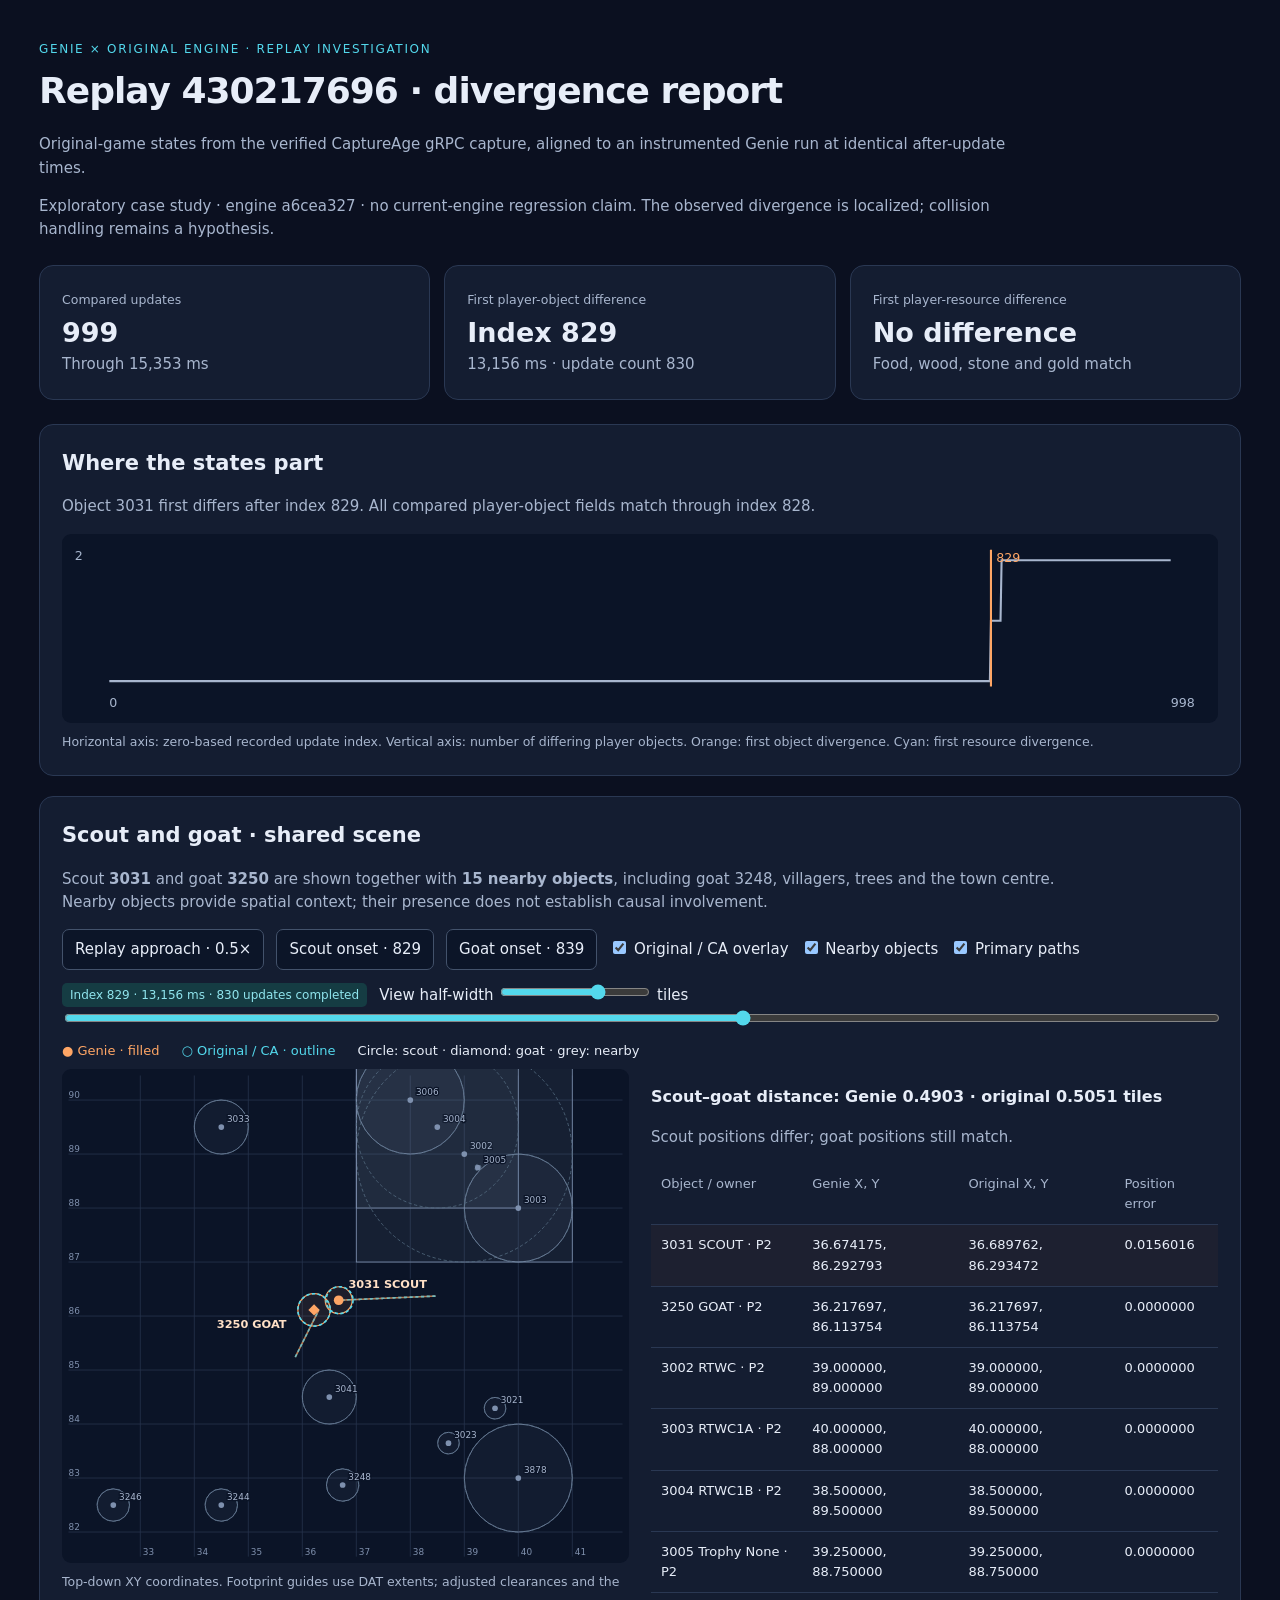
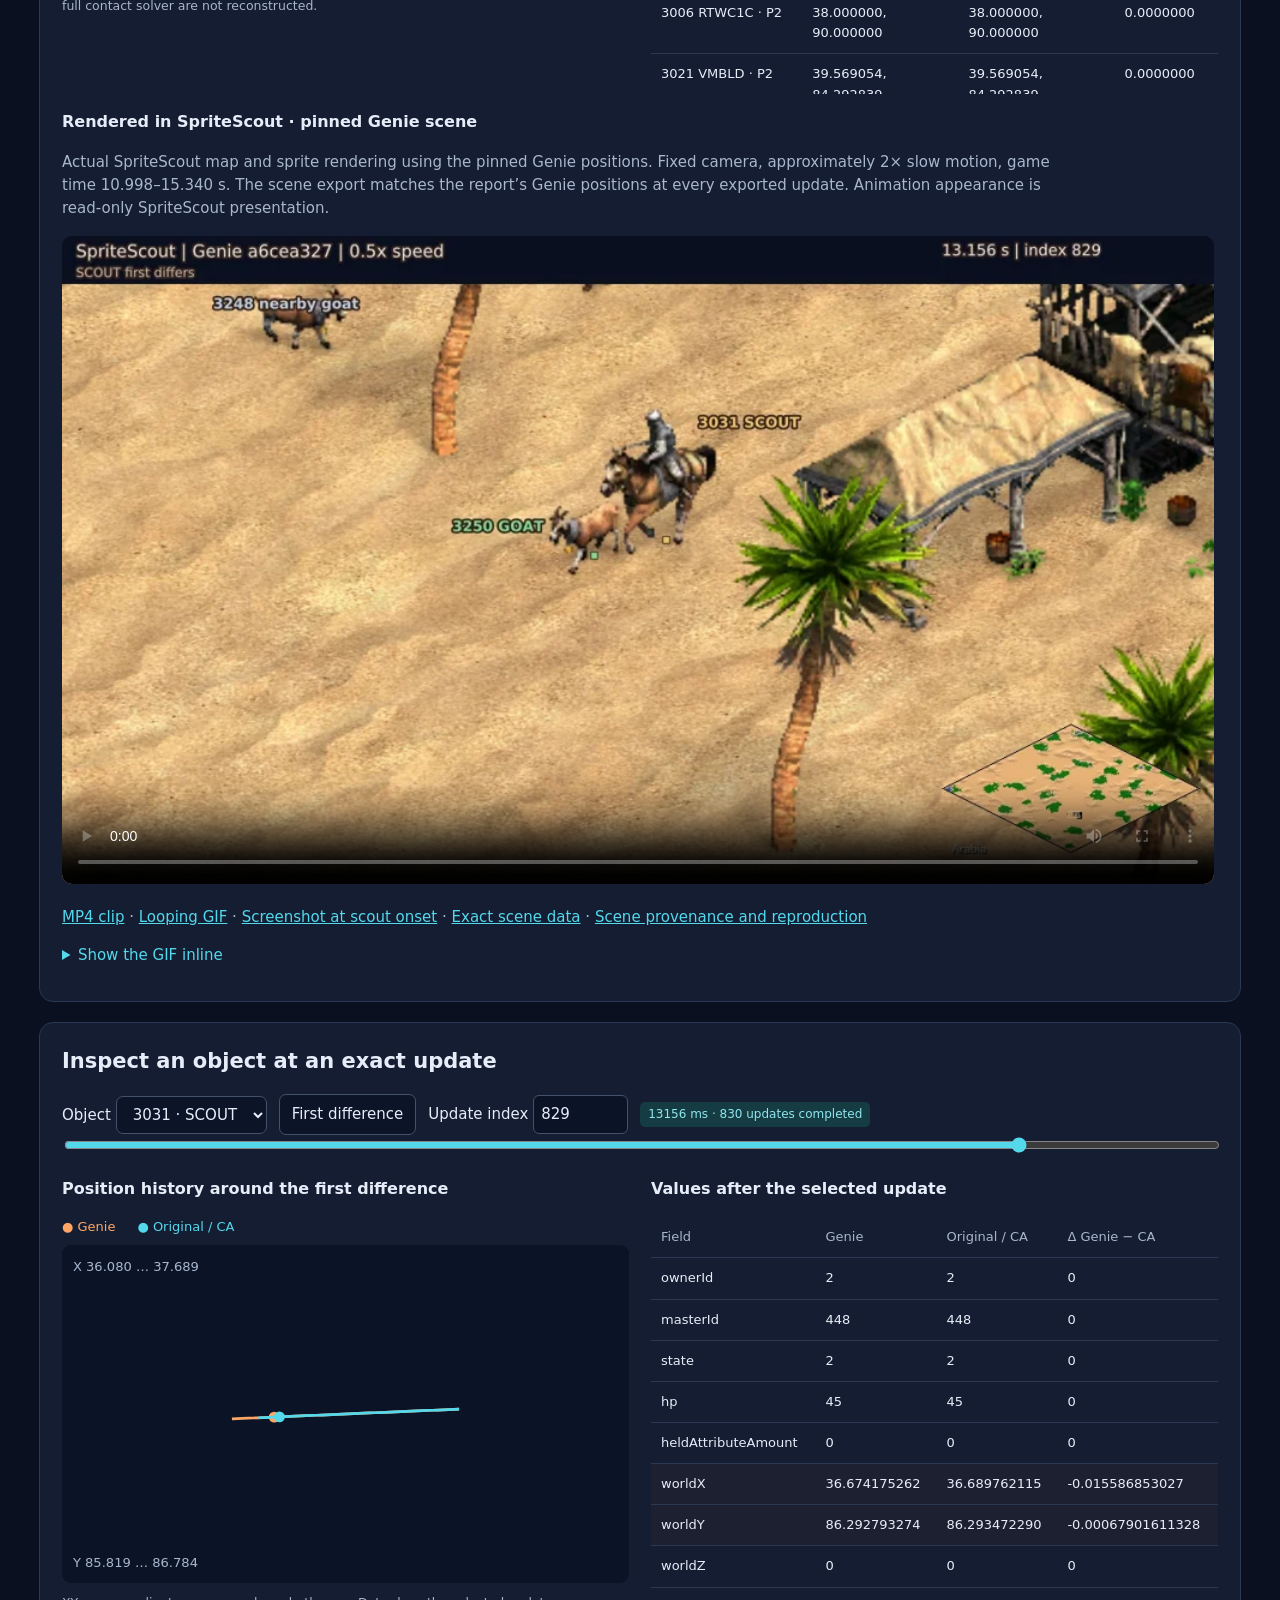
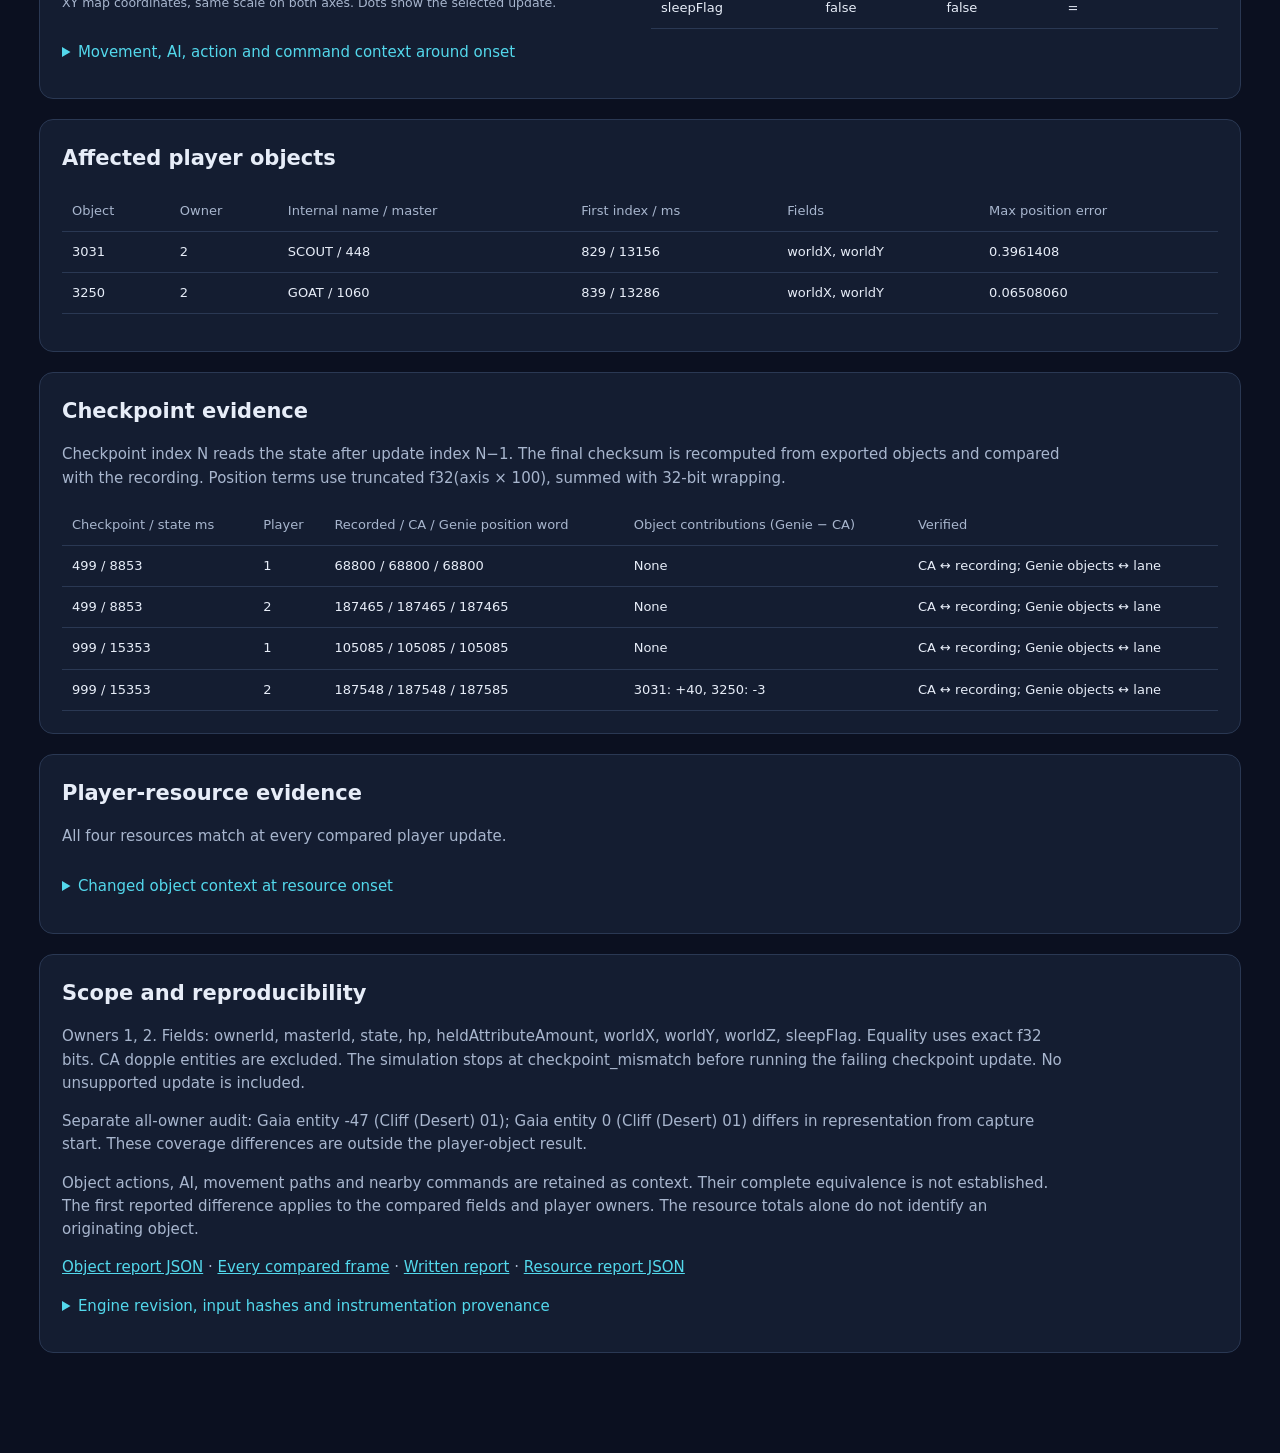
<file: site/investigations/scout-goat/index.html>
<!doctype html><html lang="en"><meta charset="utf-8"><meta name="viewport" content="width=device-width,initial-scale=1"><meta name="robots" content="noindex,nofollow,noarchive,nosnippet"><meta name="referrer" content="no-referrer"><meta name="description" content="Scout and goat replay divergence: exact per-tick states and SpriteScout rendering."><title>Scout and goat · replay divergence</title>
<style>
:root{color-scheme:dark;--bg:#0b1020;--card:#141d31;--text:#e7edf8;--muted:#a8b6ce;--cyan:#53d8ec;--orange:#ffa665;--line:#2a3853}*{box-sizing:border-box}body{margin:0;background:var(--bg);color:var(--text);font:15px/1.55 system-ui,sans-serif}main{max-width:1250px;margin:auto;padding:40px 24px 80px}h1{font-size:36px;letter-spacing:-1px;margin:4px 0 12px}h2{font-size:21px;margin:0 0 16px}h3{font-size:16px}p{max-width:1000px;color:var(--muted)}a{color:var(--cyan)}.eyebrow{color:var(--cyan);text-transform:uppercase;letter-spacing:.14em;font-size:12px}.grid{display:grid;grid-template-columns:repeat(3,1fr);gap:14px;margin:24px 0}.card,section{background:var(--card);border:1px solid var(--line);border-radius:14px;padding:22px}.card strong{font-size:27px;display:block}.muted,small{color:var(--muted)}section{margin:20px 0}.two{display:grid;grid-template-columns:1fr 1fr;gap:22px}table{border-collapse:collapse;width:100%;font-size:13px}th,td{text-align:left;padding:10px;border-bottom:1px solid var(--line);vertical-align:top}th{color:var(--muted);font-weight:500}td{font-variant-numeric:tabular-nums}tr.diff td{background:#4b2d302e}button,select,input{font:inherit}button,select{background:#0c1528;color:var(--text);border:1px solid #43526b;border-radius:7px;padding:8px 12px}button{cursor:pointer}input[type=range]{width:100%;accent-color:var(--cyan)}.controls{display:flex;align-items:center;gap:12px;flex-wrap:wrap}.badge{display:inline-block;background:#153c43;color:#90e5ee;border-radius:5px;padding:3px 8px;font-size:12px}.orange{color:var(--orange)}.cyan{color:var(--cyan)}svg{width:100%;background:#0b1427;border-radius:9px}.legend{display:flex;gap:22px;margin:8px 0;font-size:13px}pre{white-space:pre-wrap;overflow-wrap:anywhere;font-size:12px;background:#0b1427;padding:14px;border-radius:8px;max-height:420px;overflow:auto}details{margin:12px 0}summary{cursor:pointer;color:var(--cyan)}.scroll{overflow-x:auto}code{font-size:12px;overflow-wrap:anywhere}.empty{color:var(--muted);padding:10px 0}@media(max-width:760px){.grid,.two{grid-template-columns:1fr}main{padding:24px 12px}h1{font-size:28px}.card strong{font-size:24px}}
</style><script>
async function readReportData(id){const e=document.getElementById(id);if(e.dataset.encoding!=='gzip-base64')return JSON.parse(e.textContent);if(!('DecompressionStream' in window))throw new Error('This interactive report requires a browser with DecompressionStream support. Numerical evidence remains available from the JSON download links.');const bytes=Uint8Array.from(atob(e.textContent.trim()),c=>c.charCodeAt(0));return JSON.parse(await new Response(new Blob([bytes]).stream().pipeThrough(new DecompressionStream('gzip'))).text());}
</script><main>
<div class="eyebrow">Genie × original engine · replay investigation</div><h1 id="title"></h1><p id="lead"></p>
<p class="muted">Exploratory case study · engine a6cea327 · no current-engine regression claim. The observed divergence is localized; collision handling remains a hypothesis.</p><div class="grid"><div class="card"><small>Compared updates</small><strong id="frames"></strong><span id="horizon" class="muted"></span></div><div class="card"><small>First player-object difference</small><strong id="first"></strong><span id="firstTime" class="muted"></span></div><div class="card"><small>First player-resource difference</small><strong id="resource"></strong><span id="resourceTime" class="muted"></span></div></div>
<section><h2>Where the states part</h2><p id="finding"></p><svg id="timeline" viewBox="0 0 1100 180" role="img" aria-label="Number of differing player objects per recorded update"></svg><small>Horizontal axis: zero-based recorded update index. Vertical axis: number of differing player objects. Orange: first object divergence. Cyan: first resource divergence.</small></section>
<section id="shared-scene">
<h2>Scout and goat · shared scene</h2><p>Scout <strong>3031</strong> and goat <strong>3250</strong> are shown together with <strong>15 nearby objects</strong>, including goat 3248, villagers, trees and the town centre. Nearby objects provide spatial context; their presence does not establish causal involvement.</p>
<div class="controls"><button id="scenePlay">Replay approach · 0.5×</button><button id="sceneScout">Scout onset · 829</button><button id="sceneGoat">Goat onset · 839</button><label><input id="sceneOriginal" type="checkbox" checked> Original / CA overlay</label><label><input id="sceneNearby" type="checkbox" checked> Nearby objects</label><label><input id="scenePaths" type="checkbox" checked> Primary paths</label></div>
<div class="controls" style="margin-top:12px"><span id="sceneTime" class="badge"></span><label>View half-width <input id="sceneZoom" type="range" min="1.5" max="6" step=".25" value="4.5" style="width:150px"> tiles</label></div>
<input id="sceneTick" type="range" min="0" step="1" aria-label="Shared scene recorded update">
<div class="legend"><span class="orange">● Genie · filled</span><span class="cyan">○ Original / CA · outline</span><span>Circle: scout · diamond: goat · grey: nearby</span></div>
<div class="two"><div><svg id="sceneMap" viewBox="0 0 700 610" role="img" aria-label="Shared scout and goat scene with nearby units and collision extents"></svg><small>Top-down XY coordinates. Footprint guides use DAT extents; adjusted clearances and the full contact solver are not reconstructed.</small></div><div><h3 id="sceneDistance"></h3><p id="sceneObservation"></p><div class="scroll" style="max-height:530px;overflow:auto"><table><thead><tr><th>Object / owner</th><th>Genie X, Y</th><th>Original X, Y</th><th>Position error</th></tr></thead><tbody id="sceneObjects"></tbody></table></div></div></div>
<h3>Rendered in SpriteScout · pinned Genie scene</h3><p>Actual SpriteScout map and sprite rendering using the pinned Genie positions. Fixed camera, approximately 2× slow motion, game time 10.998–15.340 s. The scene export matches the report’s Genie positions at every exported update. Animation appearance is read-only SpriteScout presentation.</p>
<video id="sceneVideo" controls playsinline preload="metadata" poster="scene/poster.webp" style="width:100%;max-width:1152px;border-radius:10px;background:#0b1427"><source src="scene/scout-goat-genie.mp4" type="video/mp4">Your browser does not support this video. Use the download links below.</video>
<p><a href="scene/scout-goat-genie.mp4">MP4 clip</a> · <a href="scene/scout-goat-genie.gif">Looping GIF</a> · <a href="scene/poster.webp">Screenshot at scout onset</a> · <a href="scene/scene.json.gz">Exact scene data</a> · <a href="scene/README.md">Scene provenance and reproduction</a></p>
<details><summary>Show the GIF inline</summary><img src="scene/scout-goat-genie.gif" loading="lazy" alt="SpriteScout rendering of the scout and goat interaction in the pinned Genie simulation" style="width:100%;max-width:864px;border-radius:8px"></details>
</section>

<section id="explorer"><h2>Inspect an object at an exact update</h2><div class="controls"><label>Object <select id="object"></select></label><button id="jump">First difference</button><label>Update index <input id="tickNumber" type="number" min="0" style="width:95px;background:#0b1427;color:#e7edf8;border:1px solid #43526b;border-radius:6px;padding:7px"></label><span class="badge" id="tickLabel"></span></div><input type="range" id="tick" min="0" step="1" aria-label="Recorded update index"><div class="two"><div><h3>Position history around the first difference</h3><div class="legend"><span class="orange">● Genie</span><span class="cyan">● Original / CA</span></div><svg id="path" viewBox="0 0 520 310" role="img" aria-label="Genie and original object paths"></svg><small>XY map coordinates, same scale on both axes. Dots show the selected update.</small></div><div><h3>Values after the selected update</h3><div class="scroll"><table><thead><tr><th>Field</th><th>Genie</th><th>Original / CA</th><th>Δ Genie − CA</th></tr></thead><tbody id="values"></tbody></table></div></div></div><details><summary>Movement, AI, action and command context around onset</summary><pre id="context"></pre></details></section>
<section><h2>Affected player objects</h2><div class="scroll"><table><thead><tr><th>Object</th><th>Owner</th><th>Internal name / master</th><th>First index / ms</th><th>Fields</th><th>Max position error</th></tr></thead><tbody id="objects"></tbody></table></div><p id="noObjects"></p></section>
<section><h2>Checkpoint evidence</h2><p>Checkpoint index N reads the state after update index N−1. The final checksum is recomputed from exported objects and compared with the recording. Position terms use truncated f32(axis × 100), summed with 32-bit wrapping.</p><div id="checkpoints" class="scroll"></div></section>
<section id="resourceSection"><h2>Player-resource evidence</h2><p id="resourceFinding"></p><div id="resourceValues" class="scroll"></div><details><summary>Changed object context at resource onset</summary><pre id="resourceContext"></pre></details></section>
<section><h2>Scope and reproducibility</h2><p id="scope"></p><p id="coverage"></p><p>Object actions, AI, movement paths and nearby commands are retained as context. Their complete equivalence is not established. The first reported difference applies to the compared fields and player owners. The resource totals alone do not identify an originating object.</p><p><a href="report.json">Object report JSON</a> · <a href="differences.jsonl.gz">Every compared frame</a> · <a href="README.md">Written report</a> <span id="resourceLink"></span></p><details><summary>Engine revision, input hashes and instrumentation provenance</summary><pre id="provenance"></pre></details></section>
</main><script id="data" type="application/octet-stream" data-encoding="gzip-base64">H4sIAAAAAAAC/+y9a3MbOZLv/VUYftX9HI+jcAe88bygKEqiLYkeUbLbPTHhoC3a5mldvLr0TO/EfPdTyAQoMsGciye5uyfOzkS4lQCqCoVC/RMF/BL8y7O7xbfbu4dnL//y7P7T18X1/NlL9bz/8/bbIqfd/ulmcXf/7OUf1HP9x+fPPi8XV5fZxIzJ5bPnz67n9w/lz/uH+cOi/+/Xb/mfvujw4eFu+fHxYTG8vn28eehT/3R7d3X5U/3jff3j53z01WLx7eBq/uVZf6VP8w+Xt9++XS0+LG4elg/Lxf2HxZ8/XT1eLi6fvXy4e1z0lbm6nT98+HR7/W1+t7y/vXn28tniz/NPD4PPRg8+Lh/u+3M+LD/98mF5c7n4c5/7H4u72999nN8vLgfzz32df/f47bKv8ADy/22Qz3S1eFhcfsD0+8H/P3g6fvC/Bqo/4b8/zvv6/Edf6NvtfV8vuGxfn5tP+Uz9lX+Y/3l5P/j/Bqrrfnw+mN8P+lb99Mu32+XNw6C/1ctB6M+yvOkPnV99wAZ7+exwcbPM9YDUwf3N/Nv919uHwd3iYb68WVz+22A0HPRl7x7useaDz8u7+4cB1vPZX/NDeOivc/nh8938etE/oJTS82dX/ZMp7ZNb7S8brZFS7FuZ3nI5Ep7Jh4fldV855Ywz/SUWN3iO33LPAOt533nm2PBPN/nhenkPtXn2T5y+b5EvN7d9LXN1r+c3uY91f839rb/ND5fLXxd3XxY3nxb0JqJOW68STUeuYpTzz59dLj9/XtzlM+VO/Jdny/6WTGf6Hg/9+dlLXfvzs5fWxtLh+/tbddsv+Un1B/kXPlgVnPbaOqVC7rGYHFPwWilnQ3QqX3Nx9dBn/a570Snnoo/OdDoYa4Irp/sAnfXlM6uV/qjdx2fQ/dcSP2mn+qf8z9b3/VN9o3+hkw7J9FdO2oWI9YVkY4PWqetM6jar23U+pE55pYyOSrfVnX9KbpFIdftEb/Wzv/5x9fzqm/I/D/L/8gfZit//PFJ8pE9t9PG3D6Vif6k1+xcb5v+uvl177H/qTf/XviD9Td9+/N+LTw//cMfNHSW3TmmXmrB2/+C7sQh46vp2PKxcvArd04Dsf/ra/zt97Xr+53X97ceFoL7dC5O8sl3U2nTRui6tHI123bZ7U53vSG80TW/U8R/rjf4f6Y2GeTC2eTBw2X+k8mx3VKbzXnWqC32PSavuqEzujjHEvrOmsPlkUl88+uBD/yi3PRnVRffpE+2NXfysFn+jN+72pje7Y9+pgrM6aOu7ZFfdUWkdXe4cyvig/7mbnn8yc7NouqNZLMLf7o6dd13sXN9hnFFZG/76x/xBdr246r9pQCnXm6nb2kiKNFFn17R2rcf1f6453r/Cucp3xB/+mN+D9UuprZfSm5fSXRS4lN56KbN5KaO0wKXM1kvZzUvZLMD/8qXs1ku5zUs53f3zl3p22MvJD/mfESYO/jJY3t8/Lu5eDtTzwf3jx/6//vng29X8t5I2fzno+pxvi8Vl/9eL/u9f51ePi/7vwV9/7LvtP3LG9E+d8fxufnP/+fbuegp3159w7eBlf4zOIjnAlzbX1/UH/hcc9zfuXG9pS/0vtaXe0pZ/94xNz3Jbe5bf7Fn9COM7etb3tWJTQ7+1hmGzhkFLiEfY7jc2LxWNhHgwc0Gbl0pGQjy2e0PVNUrfSUg941aoX1FWxLFs9yyKuBalrUT3UNudizJ0WOEkeoja7l8UcTDKOolOora7GOXo5KEX6SXbZUcR3VHei/SS7RKiiIao4EV6yXYVUURGVAwivWS7kCg66duPwSWutl1LdNcM5SR6id6uJZpoiVZRopdoZpRKh6k6ioxTt2uJJlqi+89ciatt1xJNtETbJNFL9HYt0URLtO9Eesl2LdFES3QQ+ZTR27VEB3q1LAP/[base64]/eWH2e314gcVfvzx+aBOrb4c/MHC/Ek0+d/+zz8+H3zMp1zc3feZpuslZ9D/a/r0f39cPOYJl8/zq/[base64]/WG6OElvjtWuKplqgkoSV+u5Z4qiVaSWiJZxaiqJZoLaElfruWeKol2khoid+uJZ5qCTII//[base64]/[base64]/SF4rbWiuC2iuFtFQVurRUBbhVD3CqK3ForgtwqhrlVFLq1VibknaFuFcVurRXBbhXD3SoK3lorAt4qhrxVFL3N276JXI/bjYHqi9My2zEw+kLxW+tE8FvF8LeKArjWiQC4iiFwFUVwrfseBPdfD2szIQe0Jc+FtYV/[base64]/pe3jiZ7/[base64]/OsuItdj9IVyyc7IbC/M7S9MuWRnZDYYZrhkTblkZ0S4ZM1wyZpyyc6IcMma4ZI15ZKd+R4ueXffkYbb+5zqlBHhmzXDN2vKNzsr8xNEDN+sKd/srAjfrBm+WVO+2VkRvlkzfLOmfLOzInyzZvhmTflmZ0X4Zs3wzZryzc6K8M2a4Zs15ZudjTLb8zM6RflmZ0X4Zs3wzZryzc6J8M2a4Zs15ZudE+GbteV+XYHqixPhmzXDN2vKNzsnwjdrhm/WlG92ToRv1gzfrCnf7JwI36wZvllTvtk5Eb5ZM3yzpnyz8yJ8s2b4Zk35ZudF+GbN8M2a8s3Oi/DNmuGbNeWb++4poi8M36wp3+y8CN+sGb5ZU77ZeRG+WTvu91uovngRvlkzfLOmfLPzInyzZvhmTflmF0T4Zs3wzZryzS5omR/EYfSF8s0uiPDNmuGbNeWbXRDhmzXDN2vKN7sgwjdrhm/WlG/[base64]/QsfoC+WJXZL52UeGJ9aUJ3bpe3jiZ9O7y8Xd5rxmnsTEOU2j/vh8cJtLvBxA9MTJ7a/4Tz3sYX73ZfHwcvA7lYMqlnnG8w8mvvAZXhvE9EL1f7QBFJfLu76WLwcPd4+99fWxr001Pt3ePNzdXpWig7/++OPWWVOGetaUevadCPWsGepZU+rZdyLUs2aoZ02p5/[base64]/ejxFQGtZP5VWLuZ4mpDGov87vEzA8TU6jaaxGo2jBQtaFQtdciULVhoGpDoWpvRKBqw0DVhkLV3ohA1YaBqg2Fqr0RgaoNA1UbClV7IwJVGwaqNhSq9kYEqjYMVG0oVO2NCFRtGKjaUKjaGxGo2jBQtaFQtTffA1XvxE27F0mHvLfhIPoXuv8eUt/pqbPJOWqjuF9op0JoO5mfaGeEkNLf3orQ34ahvw2lv70Vob8NQ38bSn97K0J/G4b+NpT+9laE/jYM/W0o/e2tCP1tGPrbUPrbWxH62zD0t6H0t3ci9Ldh6G9D6W/vROhvw9DfhtLf3onQ34ahvw2lv70Tob8NQ38bSn97J0J/G4b+NpT+9k6E/jYM/W0o/e2dCP1tGPrbUPrbOxH62zD0t6H0t/ci9Ldh6G9D6W/vRehvw9DfhtLf3ovQ34ahvw2lv70Xob8NQ38bSn97L0J/G4b+NpT+9l6E/jYM/W0o/[base64]/aym/G6IIv2sZftdSfjdEEX7XMvyupfxuiCL8rmX4XUv53RBF+F3L8LuW8rshivC7luF3LeV3QxThdy3D71rK7/avg4i+MPyupfxuiCL8rmX4XUv53ZBE+F3L8LuW8rshifC7luF3LeV3QxLhdy3D71rK74Ykwu9aht+1lN8NSYTftQy/aym/G5IIv2sZftdSfjckEX7XMvyupfxuSCL8rmX4XUv53d79iegLw+9ayu/[base64]/[base64]/[base64]/sKE8ckwhP7Bie2FGeOCYRntgxPLGjPHFMIjyxY3hiR3nimER4YsfwxI7yxDGJ8MSO4Ykd5YljEuGJHcMTO8oTxyTCEzuGJ3aUJ06dCE/sGJ7YUZ44dSI8sWN4Ykd54tSJ8MSO4Ykd5YlTJ8ITO4YndpQnTp0IT+wYnthRnjh1IjyxY3hiR3ni1InwxI7hiR3liZMS4YkdwxM7yhMnJcITO4YndpQnTkqEJ3YMT+woT5yUCE/sGJ7YUZ44KRGe2DE8saM8cVIiPLFjeGJHeeKkRHhix/DEjvLESYnwxI7hiR3liZMW4YkdwxM7yhMnLcITO4YndpQnTlqEJ3YMT+woT5y0CE/sGJ7YUZ44aRGe2DE8saM8cdIiPLFjeGJHeeKkRXhix/[base64]/hwN+tpehyk3O8np+/5D/DB0Clh/my5eD6S8/wE/TqfDjj/k36O6XD8sMWf7BdS/6cjrkf/s//1g4zcUd/rZd/xE86P9N7S/T5VrAL+AV+/Pd/[base64]/QVFyGLHkMWOksX9BUXQYsegxY6ixf0FRdhix7DFjrLF/QVF4GLHwMWOwsWqfytEdIahix2li/[base64]/aqURojAhx7Bjj2qlEaI0Ice4Y49qpRGiOCHHsGOfaqURojwhx7hjn2qlEaKwIdewY69qpRGitCHXuGOva6URorgh17Bjv2ulEaK8Ide4Y79rpRGvs94PGz6d3l4m5tYU/jYh6symmX1+luc4mXA1jWO7n9Ff+phz3M774sHl4Ofqfyat8yb63yBxNe5F1R3PNBTC9UCF307bLe5fKur+jLwcPdY299fewrVI1PtzcPd7dXpejgrz/[base64]/i0d43SRBF+2jP8tHeN0kQRgNozALV3jdLE7yGod/Uh2+tHP4iEL9kUkrK7+JJlWG/vGk2MIrC3Z2Bv7xpNjCK0t2dob+8aTUwiuLdncG/vGk1MIry3Z3hv7xpNTCLAt2eAb+8bTUwiOz97hq32vtHEJAJXewau9r7RxCRCV3uGrva+0cQkgld7Bq/2vtHEJMJXe4av9pSvVnkhX+SCjNJQwFrl9TyRCzJKQwlrlaf1RS7IKA1FrFWeNBO5IKM0lLFW+dv5vyTUI+UgD8WFemj3Dwd5dL27fL4rz553Do7g2bXv7G48O8One8qnq/z1IdE5GEDdU0BdZdcuckFGpCmhrvIbLnJBRqQpot5fUIRR9wyj7imj3l9PBFL3DKTuQyPSSoRS9wyl7kMj0koEU/cMpu5DI9JKhFP3DKfuQyPSSgRU9wyo7kMj0kqEVPcMqe5jozRaBFX3DKruY6M0WoRV9wyr7mOjNFoEVvcMrO5jozRahFb3DK3uY6M0WgRX9wyu7mOjNFqEV/[base64]/[base64]//8e7VgyPPYkOdGbZDnwrVgNKnB0Y3awNGFa8EIVcOWG7XBlgvXglGvBjg3egM4F64FI2kNhW70BoUuXAtG5xo03egNNF24Foz4Nbx6/1ETdlcLRhEbiN3oDYhduBaMTDZku9EbZLtwLRjtbHB3ozdwd/1UC7u9FvqpFvrv1YJh4GPDwBu9wcD/K7VovqnV2jd1p9P3fFNb/cLmNeX4fKAt/inwUf18F5//[base64]/Cu/[base64]/[base64]/1eKnvw+eJybSKzWRXtak3WknE/6VmvAva7vdaScTE5aamDBr1e60kwkUS02gmLVmd9rJRI+lJnrMWrs77WRCylITUmat2512MiFlqQkps9bvTjuZkLLUhJRZG3ennUxIWWpCyqxNu9NOJqQsNSFl1nW7G3cyIWWpCSmzTqv/HPrSPh/0//rv2ogivuic7vq+Mwj+hcl7UuwAwUxMBFxqIuCsM7uTeiYCLjURcNbZ3Uk9EwGXmgi4Xt12J/[base64]/22bv9KXf0Ll0dsua7hhfb9nzsZuzEBfKkJ4HNqdwF8iQngS00An1O7C+BLTABfagL4nNpdAF9iAvhSE8Dn1O4C+BITwJeaAD6ndhfAl5gAvtQE8Dm9uwC+xATwpSaAz+ndBfAlJoAvNQF8Tu8ugC8xAXypCeBzencBfIkJ4EtNAJ/TuwvgS0wAX2oC+JzeXQBfYgL4UhPA5/TuAvgSE8CXmgA+Z3YXwJeYAL7UBPA5s7sAvsQE8KUmgM8ZHf77j5rCi5QX1fJIJL6wndfrIyccbPzr4xAm3DA14YbO7C7cMDHhhqkJN3RGMNzwj739dfHpF2jxnNTX6rdv/WXWkp+tl/mQK91fiolLhPT7h974sF7piLswPp1lMzPP4l0v76/nD5++PnuJA0w4+/xueX97g/XC3gUbVPdPPPel/i7/0D33Xffc5a0/dPdc9X/nf5/7mH9OTT1PufOYzqjY3+mXxc1y8U8e82n+4dvt/fJheXuTK91fEovhyT7gY2CK9MfCLS3uP9Qa05LQUTfOdY/HfLia3yxq/uog6NHLj48Pt3erXlTbRZN2ca57HvPv9Gn/3OI9uucqBuvdc/1cedvn2xB92GiZf+aotm1Kwb/ZOLXMf0Lr4Fv2j/TnxMXZbu/P5SVkOnSfu9mjsZ7/aId2fbPHPAreeASd6/rhueofQdfZ/Ah0t/ng/omjtjw4LPi3H1wp89+zWzsbcwd1zqd/olvnLQnpUVu7dT793+vW7j+ldf7ybNmfI+vT6gaV1vAxPYc/M3Bxubh66C3b5aaE8tp1a+UtxFLP8U+7Kv8789c/wv9zo9/fPt59yi/BX57hHV1++Hw3v169Fp+Xd/cPH2q5D5fLz58Xd4ubT/0Fbh6vrmoBeEnuH6/h5tlSveOqZyo/2vJ1fvOlv2RtoPnDh79xwT9scWTbnRbnnLa8jVXNn+R+LaF/zpsWfer4HHP7f19FdFMR50hFIGFVkWr9ExX52/LGN4mjTeI2msR1O6qJdJv0vab2oodV5+6PyBe/Wt6UjnX/6RZcyOfb28vngz/Bv/cPtzf9EPPL7dXl4PPt3eDm9uZ3h/PlvAyC7/9tsPjz/NPD4LPRg4/9WPjfBrXf9oPT+c19f81BsW9uHwbLmz7hbtGf6+72evBw+9CPgZ7lt6AfqS2zL8pv4d3jzYf8Lj+b+0+LeT+Av/xk579bmE95q/vP7rNzvWtb3HzpK/7h/uucFNTd4pP/bMOnME+XKVqfN2vwZu7U59gfhwIEp7em0yr45J+BDDxePeSrf3xc5nGlchGWRu7nvy4+/NrfaZaor483l33tH772zed9xizgFuDZ5oivrtO5S6ye3Ze+pT9c55zUWVjELc3WD4c/XT1eLm++9GWWcwgWw1NtvN34zj2lfPg2v7/PT7Wv2NW8Fwm4m3yW7e/e8svNbV/fD3Us/OHh9kP/RL/Bw8fK3V4uyq9KZdH5PF9ePd4t1jvrk/xsunMcbvd1Ceueq7qQ++X141X/PFceY3MIvtb5oX3KUCK/GI/3G6OYD6vhRa7KvL+h+75y9x/u+yLXc6jG03imPAeo9/zhYXH9jaau6rWlBvAG3t1+6ftC39KLvs/2g6iX3QvT96wQM8rVKQMTI30PhQPv+/uGT4zuRfT9LaTO931AhQ7WEOZXVx+ultfLh6dyEFB7/7D4RjNU78Ge9Z1ZO59vP3r1WX/8dBk+fe5Hoh/9x8+f51FbE/xH/cl9TipF82nhVTKX5vPlx095/6IYPkan5il4n1+pG3zL//Ks6084Pd7/3XA03B+fvO/bUfUpx+PDyfS0N/TK+LDfm6Y3h2ejozOwbLX6v13/99FoeJr/zpU8+mlv+q7/O/R/5z9P+r9jPtnp4V5OT3DsGZRRHRqHJhv5+ifT2UW+vMrX35vf3c37hzQYflmonJhrcTA7mr3Jhi3H2mzkWry6OH39UzZyNfb6KmHVVa7JaHr4E+TlquwdD0dwxVSMfArdkStCYq7T4fD4OLePhjqdzc5ew3l1rs3e+dnwBM1cn1FulWzk+py/Pp2cZ8PXHCwI9RmeD9+gmWs0Orp4jbXVqdYW2z3XatQfqrOhipErb3Qxcj1Nrstodn4MBtTkbb2ecbWe2Vi1TTZyTY6Hp6NxNnI9Xp8eHuUqm1RPkZ92VyucDWiRvhVeZyPX4fxsvHeRjVyH/fH4DGtuLZhnbydo5lrsT0dwWK7Eq74Ok2yEkpFvysLjmQ7P8rOyuRKzybtZ7mW5DgfDs3wPTpUj8s26XIWz/mT5XA46yGR2lA93uQJv7m7zAGp5tRi8nR7nVFf7EFQL3qu3J/0x2chVeXtQjFhzsGCuzMH0bHiY+3lXC0Kexwodv8m34HVtIMzLVTo8Hw4hzxYjP03vantlI9fjsH8f8w36gMX24Jhcj5PJca68T+X+cgVDrsTR9AL+zjU4O383yicOuQbvhnBEMLV3ZSNffvbm7ASMfPnZu3004M1925vZyJc/PypGLHWBM+frvxud53c3dpgBb1JUxciloi6dMf9toBX3hrmWMV//5Ox17mHRwRF70C4xX352vncMRigvdv47llJw3nz1/XfT44MsI3j5PWijpIqRiyWNBlQs5eu/eT2Gu0y2vsDZKBWAKie4/[base64]/Yb/J3r9WZ4vF+OBK2F/lrs+mJDLUBvswXnAcE9u9g7Bt8IepstqCHIbbbwOF8sPC4Uy4MVixXBAs0d7Q2P8fqgu1mD0ctC5z65OCt9EcQXBKXYpnR+LG2rwpRcVzoG1Kko79kYnDlI7/nwp/FJKZtrNb04P4ZhgsNBw/kIniWo79HZMQ5UFKjvUX57XoNZevkhDgVyjY4OziZD6BQeO/nR+AwPxcHL0fAMXlcQ4aOzaf9WgBngxONj8AcKhPjo/Gg8hRqCFh8Nx+fwBqMYzybjQ7CgSuOzCdQI9PjofHgC7x0o8tHr/m7wQKhRdcIKVPnocPhuCBZU6GR6huMYqE8ZYaiw6t9llJPKqw9tD+oMGo65INAwICk2+IjTfWgVEOnzk8lsDyxQpunp/vRN36bjo/7FwjcKJHt2PDk9RNNXs5wybPrbWf8J+aX/JMhZsb4PYIGO9560iABIefYqOCZTxa2ZazB1MS2a0Hpvj4d4pK3jj3ImaL3Xk3NoPRT1Xj/QgtZ7h45UoaqPj0cTPBAcaz9GegMjQexg0z0YCIOiHxyffTgDSxfl0WBhdYaz0RRMW5/JAZhuZeLYrsM+v38MRq7Q7Gh0fAaDS9D18/71ACPX5+J08hbGoF0xcESqYOzRe1Q8J6h6bx+jZapVci2OVKD7axB1sEou1OcA5VerUK2SC7J+gHKsQdbBwlwU9gOUZ61VtUou1grfbg3CfjTsXc9kBLato4JS2lUHUuwyKqv1BIEHN1HsWB1FsVN1FWVk3pU3dwhWrtvw3x8Xl4+fHiABnmEZw2qQ9nerAZsGcc/dEZ4wSHvtnBqEPVvwKEDWwQuVI2P95il2Wuv2GqT9fHx2Bk0Awp6tQ7A0DrFn8L2AI+n+9QPDlizoUqDre9Pj85/A8sXCPNDQu/5bfTC7vv1lAWm5Sm/yEAQs8Da9h4SjQduzi4eLgrYPT94cTcDKFXqTB6RgwSjq3XSKFgysJ8djBZYrFjQXqHq2oLlA1bMFzQWani0PVqrPGD6R6udoHt3CsSDruXQEC+pzUGoAqj6aHk9nMzChia6Wnz8PfthffJ4/Xj38OOigdqDwTRZUFdS+ycJrh21ZcBPgBZosB1lpWxbcLLiHJitAltqWBTcNjqPJSpBl61gO7gXcxmh8en4Bln8Sdw1eA7LK12esUlfslceHj9GuDtDAUtUrg6XrFx1Ypo5cwCpKPD7Hb1oYfvSeE/o6eIqzPF4CC4YffRY8IHAN2YL7ANeQLXgM4BiyBS2fVoMPsHTJg6ZPpooiWLbkQduDU8gWNDc4hWxBC6daF2jUVOvSgZXrMjk9mBzDd3iuyySLdfkuh0+OsxnMRRjwCnsXsyMwYBR0eHGMB8JHx7Q/D1gwrD4engyHYIIPPRruvwMLXNToYngB3+DgESan++PZ+dnFCJOgfU5OX3cwHQAP6/T8VIGlioVTBbp+xKBpiqcEhTHgFvJjLqarhWFmAdwCmDCdoFbfQw7MWE0P5mpCJ8CsRFfNCKaqZgJzVSsFdwCOAXQPbkFXrTuHSoNbABMnPHw1oVp1HmV2DtUCn7D5uT/44WB5t/[base64]/cfb/90Pb+BbEey8TmAi1hLPhphMh3pfrq9+7a8xTORbrh3e/1xfnc5GM1vbkqJtFniZH7z5fZmcTX4YQbTvvO736DLos/AAaEBL7F20Pnd4uPjp6+LB8jUm5mH5RjSFO/md4PD+dXV4jfIpS0CFcQCWNFAG2V6svZGBd802XpuaFpuPTdub8C1IuCI1u/p8ebb7Z8yLPXDm7vldW0k8FAwHjoAsw6PDkBPYn3HQGxTfcfgPU/[base64]/ZKvkwtf06GSIufA52N8LNB24j6Oj4RGeF3zt4ZvJz2Bhhc7OoSHBWRztDc/2oCh6i1fTfbRUtfCS4C/678p3mGuqVXJzhV7338gwoQ2+AqySm6s0PTnfg8YEb3H05mwCMwMWp4nOz0om1GnW38zPcCGcKBqfD89wsh1qdTGb4Z1bnAI+wzYElwFWmZmHVx+nDK0tThauCS6j/0A4BwM/UIcwB2PBY/TfuReYl6pVZve7MgWuwKoT4hosvTY9bh1+C54PL2Ae14LfyLkOLFdmuPE8vlh4nlAsPE8slgWrzozDWcBlvOtrDmcBh5EtOAs4jJPTw+JOLM4QTS9mmGvr7ANYrk4+gOUb1/IkWJYK/xZZHzwVToycr50wUAUE6V4voDh9Xy8EC3nTKTw1nHvK3hIsfFneYpehan80PFs/DfWER8P13NAcC8mxOQiS4ebz6BNWfLpVz8WuFFdTnlA61jlPA1IJnx1gQu+F7w4w4QUD/T//MIThl4Xvjr1+sHm6N8YaxbKy8hM87LK6MPwJl55Ahca1GnWBAYvWFQYsCt5iOJriScFbDI9+guVNm2wdaZbzuDrWLLavxxY7FE14V+xI5p/x+qDYU5z7czhBlZ8jrk2B/4DhU7F1HUAVm44Ezk8hmQwBhnd3t38a/HD4mAcs57d/Wtz9CMVIz3gNkzquI11iD5aFXEf6wnA0hGTSF/bvbq9hmOE68i68hQ8up0j3H8ESllOk0x/f3nxZjeOcIiOhY5jbcIrc/8nsApLJ/Z+8GUEyud++g0Cybxrx6RVwitz24fm79dzYNOF6bmqabC1Xd9tabr2AahpwPVc37biea2iDnazn2qY513Nd03zrub5p8/Vc+PA+mR1BV8I18GyCBVp+hqNYB9734hjhAQfe9yJPSYAF/fygljRQ8vRwD6xc94s8rwcWDAz3a0l4B/eqFZqOvFZTE7dOa6+XAF/Yn+w9rDqTxzU7xGTVJK+dwuIgAidhnDXVwtfX4mTP/vQQrHwrPxUn7cBjH5/jHKMDlw1WORKc9iGu/Tt02oeVWHDgtKenQ5jPd47UcHozx+l75/S2nLXqg0+/yIgAWNDyebEBrFzdi8PyHMCjX+RJJLBydS/q4j149Is6X+rApV/ktWtYp4dukKd/wIJukFfcwIJlqBPUDfDn2dBg2WIZsFyxgBzwdTIXTxlwzWYKdcHFnmwVTCAVGxQCV3uyhbm4/H6A35oOXC5YJRdc1gF+sDrwumCVXJieGtVcX62SC+/JqJ45Vqvk4hzqIczSuthVC3MjzsnXXF2tkgtgwhgRFYdL85NTeK3Ai2YDmhC8aLagCcGDZguaEDzorPYg8KBgFWQClwhmR3DWpKpVcnHtt+aaapVceHBH4/Eb6PTgRcEs2b7WHrQZ5/[base64]/62/oMiqcTeZslnlTH42faqynwJL5+pb0+L9yNqqPbYuvyzh6AZapVcmEsfDI+/xkseLp7F2enY8z1uJ50hleCL+uTN0dvT8GMuLg1Rgt8+fj08GICwA/U6mgCn6AenUDOxKui7PeC/BYsU62Si0vDU5gh9CD7YJVcXKyewIjQg/CDVXIjtgYskHibqoW5DtfHLrBWTlWr5KJXHR7Dsfi9lq2SazdXmdYeCEj9yez3F3haz30QrU3geEfHTfAF6V38OwcPnq6aYGg+QqjKd8WCrudx2D7awzxdLMxDMms0wjxbLMxDOGj0E+b5YmEefkPsl+vFYmEe1mUfrxe6YkFewLrs4/WCLhbmYV328XrBFgvzXPXS+ADop1huiMHs6/IbZMI3+4eD0uHAYRydjd+DkYqB58EPrxP4MvTgK7JR8qAL7J2CLETsl1PoDuAojs6HeBT0yXN8pSIyVFO4cAzFKOeDeryB2R8PbuLozXvo1uAjjvanaMBkz+nh8AIscBBlmdajg3ji6sBBXPQJmOuqVXI9Tu/gaUOd0rdgQmVmFzCx4hHoyhYcGfDbqlBmAfwDWCUXGuY1rvQEXP4/n74ZglXgkiHmwbxK/z21d9V/yQ3mN5eDd1+XDwvIg9rtz36P54S2mp6dArAHLgOsckUYDY/AnwTwGrPX4+MxrugG9BwXhwgB5sq9f7x7GEB9wG+AuQemrSaeylUTLgN+A8wxmKGa0AzgN8A8BDNVE25VV5d6Ahas071591qBpYuFZCLM153h7F0AlwEeBW8VvMar4eHFELP9yvwJbFgk+AQtiNrf98k3ADl2pbuiBc/s9RFQPAF0P39fz8Y4/RVQ+99MXiMgaatVcl1dDSo2lbHj15AcymQntK1BPz/EI9DPD6EhLfr5ITQj6H/[base64]/hav309PfQdrhAny08TcDvoD4BLFutklsRxvdg+WqVXFTM8/MJUCsBpHs0v7nF6+KU9PEYJqEDaDcsI+PBKN9vpm/g3lG9s1Vyy6T0OYwVAko4mCUfJ+7hOyhE0sFe3y2+3d4/QFbYmrXW0fB7ANesAuj8m4w7AzrcFQteGFD6bIEWJV0saHVkdjP1C5YtFh7nioXH+WLhcQGtER4Xi4XHlbqMRoAul7qMfgKr1AWaNnalLvt7YJW67ONxpS77eBw02/4Us3wxgFRGtqu3AGgGSc+WBSvVZRIoquq35B5OJ0al1hLgAUUQ9sNX+JkVQdfBKrk4Z302G4PlqlVyoZ8NR0OAtkHXZzmeZgFOIuLM1PHw9BwIbYXM/eEpcNwwfunHo2PI01ix4T5auqzovgLLVAuvigsxwNdB84C0D6/n/9GP4N/N7+6Wt3eQnCv3enr0u+w9IAHB4sMpViBWq5wVpgRyAqDlXbUwF3T//OKsgOcapOYCxuwRNL83Xr+Hy+ASfjbLobXRoJFwuJ+tkgsfUeO34yGeGccPw1O4M1D7/BU0g06BA/7h8QHeAfK7fe4h5sKbOTmB+ZhoEWN6hwIWcbz/fgJ/Q4VOp9AJcSF/H/mZiEP98Sks60eQdsgrJ0kFcwTGvntq9eHdp68wnRNR4Ge1yXG4X1d2Io73n5Z2Ig74pyUGJbryJT7ETCSLJ6fQJ0Dej2b4VkeU90JgR1yhOX4Hq68RxP36l98+/gaWqhZeErT9/uH27hqsFef8FswCOmu0VqAzmmVeAEahEYfq2SrnjSsb86E/nQwP38PTCQg/Hb5HVY1BbWbnWv1+BEPfCFLfj8PwnQWpB6scCd4mJ4CF8MP7UjZUq5TNlRrnBLBylV73wg5PF3QeLCwLOj/OCWDpSuqCZapVytr1Po0af4giH6Nf99MxrrvlCCJ+vHz4+ji/Wc5vBjnwcwDxj8ubL1AAAN7l/fzj1eJycD4a3H+b/+kGIjRyfcfX3x5+y8nzm5vFnyFZ1Ytj1RLOsyDuEZOpVsm1a4BHxPX2FeARQfPfHWB4S0wIAZ2M0YrVKmVTCVQbwduYQPfPhhM06tQPhpPgHOL09Rgs+zS9k+pczx4Y/ml6J5W5nj0sFp+md1Kd64FiIPGTkzfDYxjnJKXWzo6RbuXsyqydHXT99/24DN70hBEZ/YATaOykMGJoCmqckN29OD7Hb/qEEz15bgbCWxDSehrkJcS0VjFpCQMzehU5KbauyN4JmAaqMoY5jqRttUphEKunbF/XscEKhbE/xbKxXOigHIufX0MkuhOO5F9PZ0dn8BGYQNRfIaCfQNNn08P9CfTbBKq+1zfQGOYqEsh6r71n2M6g6mjixRDf7V9LeOSI72ar5MbCpeO5UK/6zgRRQLarJjSoVdWEKCOrq2nBxDXl2QlW09q18IVkUUCHRyj7CdQd/gj1j1j/SOUPEHL4Q9U/dP3D1D9s/cPVP+qZXT2zq2d29cy+ntnXM/t6Zl/[base64]/xk1V1oFdglgNAsA7GtUa6ckqw4NvbMG4/m4xnxbYru54ABg7rRQDGmZ2XKdU+ITwl1IOQyZmCo+zNXMkah9SBdh3XiOnexnDd6QirWAJ2e7Pmm4oQY9hfmYO+mOEt45h0dnG6/woX1vokj5NvZ5Pfo42zvvujGtTX4di0r3I/CCu1KrNt0/0J3meZks4DyMkEUyo57NDUxfRommIGNOvkRESzzk4kNH1Fkju0Q7UV2tUvHRS7jp4PsA1A6MA2aMNj3i+9AETvYG+IDQrKl6HrcqgtZjmSUgunkwNsI6SKhsfludAZ6NHbPUyPTfrTl26fvQoIxuBOnHieDrGRceK5t8qzxqi0cYny6kBaDxCN6K0ycbjq/KCzB3lzhcEPZ48f+2EWXhMD1J4eJa5ZTs5/HvVXKofiTOtwdlTOjY+/vxTm49Ll3nDvAt9+DFUb9i9WOQCj1Q4vDo8nWFeEhmYX+xMAdvoEW055VEJZMWjt6GL4/rSco0RevT6GSeM+ASp6/Gp6hJ0S56V/Hr6bzH4uh6SV6pCwsw4nqmcXmRi6AAi6T1PlRcT1uD4BkJyji/KmRFNMfJbgDbKJFQafkM0SUeuLWU4Vionxt+Alsol3D76i/yg+HcKwTHXgM/IgZJJ3UsAkVaZpsTIJw4B7c1wSzCoB64ernZCANcTo5H6QW/ZJSGshHb2FnOlpudkCmp6Wm0VWqDdLSHBXTIzORda0NzEKGMe942Hfkw8wAepW8QuFgcqz/[base64]/G+/JdHZxgPgZhg133C8BppYuz96UEuJGL/WG1bb0Mmg790vvScDhDX2ZQlKIT9Hvzq6vl/cN8ML5afPs6h20NlWqCL2ip9XebMrjDu/n1x/kStzfotuatHw6Oc68fZp1fjPHRgecsKbgvArjOklL2TbBPKRZTXB0FlhJI8U/fXWAPANf5djgrfRQ95/H4eIpdABcGens42Z/MDi8mszG2P3pNyEBbod2PDcszxGWC44uL0/7jfHR0gYkGYYDJXjkMHlPv+4/Ke1nWfHsHeH5WiqAknr6dvkc7FP4JFQYj/FaxPgrjv4+GZ3u4JwTGf5ceWIqgAz2/eDPEx1/29CgbZGAUeD7j/tn0DabYkpInH19jkqvXfSqFYneS3R8+s7LXB6SUc8enFHwiZRYJUsqeFt1TisMUcFfDw+n+UGGCXiVoTDCrBIMJOMeEY0BdJplgtULpMssEqxVKl2mm/VIS55n2S0mcaNrHkoUqGuHmGmWeCcecukw0jQ7Qwpmm/VIS67JfSmJd9ktJ+HgbwtPABJhVvTg+nOI+Hbin0voACIPFN5N01yap9eFr3RFE4/TI2evh+c9l1xBwarOjEYoYho+XPlmPQm9xeopbLuiysJDtWgLc9HoR2PCo/+asdlrZ5RBwa+O1IuDWXk/e9CPfkqCfEupB8PW+UcjCXlqTc9xHAkPK0a7HePTsT0UgXOZsiltG6DIzNT2ptwuubbI3xu1PwLNlq+SCY5sdj6flgYFfQ7uWMDh5OMPzg1MDs+ZjUPchGhjTfVjzwtq8ssII84PhxXndtSWtbLwX9Gj7uGCgMM789dn4zRS/uzHUvDyqySn2OVxmpol28xk7R54oOLfxxlMH7/Z0npoa17bEUhiKPsrfF+TTA8PST9YfJjg6KNvL7XAPZ3QVxqevdxX8wqsz0wpj1GdHZ4hYKgxMP5q8Hb7HsQaGox+dz/qOj/MJGIV+9Hp6/n5YEnAronzx0dFkjK2CH3iHBXdQJdQ8r7rsl84Enmr602orHPBTaJf2AD81/amuuykMLy8JtYxboyoUxpgf9Z9jM7xf/MLL2bU8VPbt+/PhRU3Bhc/s+nCDnu5pLRLFDH0UHIN2He7gNWId7mCTRruGnSiMOT8Yl2UthVHntUFLFeJak9Yk0qg1+alZSwq6KXxiqz4Jjmpy8+vyftl/pQ9wu9bBw9f5w+CXxeLbfdkQczC/[base64]/rLQoj2UvnPV58fsBEs77qojCefW3ZRWFI+9O6i8Kg9qeFF2VKZERZeVEY1/[base64]/bman4z2Hu8/7pWFvddWWWsyuuaPPt69/hx/QBTch5K1uoQWw95t1hcrh/hVkfsL+aXmOZXaT8cXNXYM4Wx9nXiC6Prn6y0boHjm8FOWiVBPSXUfdjATW8UMmsptVSu+OTs3bAUcdWs+b4SESgkuGEi2Ni/S5xG7x5xKcGg6ysolMLg9llhoRQGsc8KDNWbupg/oYnbiZwX+QOvNys8lDJ1Xb8IIG7KVYio3gxojsqxsZjl2FIr/MzA+PhZoaKUqYv2+NmBEfKzwkUpDJGfFTBKYYz8rJBRCoPkYemiNBn4rd6NFc+Ay/ZPZtw007qJsfJrKzUYLl+cWt02b2PXvv3e52/MnGMU/dHt4/1iWyYsaSyvrrblAX39+ACg25ZsWIWfPywGB7ePN5fzB5hA3CgBMxe9/7+fXy7ezbdfBKaubv90M1rcPPSjhS0lYKXp8frj4m40v/62mYn7wCxvljdftmSqenM5lpTk6bU8Q/IMjUMl+Zbuk0jywdMBdPTbWd7Mfts5/JYy9DyFWMvDqy1niBu59FgYYmT++v56+fB1y/H4VbpRgpwDyYjbm/l9/2R+21YAGnF+98viYdsFzEYuPdZu5FqSC2/RcvFl8e727pf7r7fftl3AbytErwOAz80Sdix/2HoXsSlBa5Mw8OPyb10I9yvu22rr80BC76mft3cDA5XNEvQcpilBKorrqPCub7mAW8+k5/[base64]/ttCKwsgNMkhNYeQGGaSqMHKDDFJXGL5BBq0sTLDeXf+2tQJxPZNWIq1nkorAYG+VSSoDA79VJqlQqCOF5ae+59MaBbORS6oU7EYurZPbyKWVggHu/NflVR4i0MuG9Ux61bieSS8Ks5YVxF/PiSjFD18Xl3fzK5IHQrzIP5AwuP0MC6ALMm7B3f5urxfTz2e3n34hmTD6+3q3vFmQDBgH9i/9/AvNqeOB6efR7c39Qz/Sb4/2RW7yby2QLJh0vr067MdA8/8gedBAt4ub+d2y+J7NfPi0f1xef8ujp60NgmPf+c2nr8vZw+M3olg4FJ7f/HJ7tziZ90ffz7+SErpK/PTzcS+HdBQIw+X927tr+FEjrhLw2n1dDD99ery736q3SMN+XZRLHVwtF6ShYKR9cnv/74+kFVJYJ6UVbjSybpePxJscXbl+JG43Mss/+QKOgvgl3H3kKXtGs/VGNs01m+cmuRv+Z/vVXVOkqYFvitASob0OKRFrPWEMv5mX1o9u82F8PupHVVtvAAboq1xadxiir3Jpptk4McmEyafrb1/7ce1i3r9SJBs+wn+7m18vL0kOfNPc9cdszwZFn/eDdqYfOxU3nuno9u6G9GPc8mSzwbcVw73Abq9u7+8Xj9ckrxkObT2DXtv8l2RttN7Wg2Fvqtub/50Vmw4Icf+Tg9urP/Xj923ZKPhf5jdbhBI3QFk72JDsuJmtSDZ8Ic/v5r/Ob+4Xd3llej3blA/C+d3iYfr51fx6M1ett/[base64]/To3DLoMKt2LprQO0cKb+AEtiXOYhwpS4E0tvYUmvN5fBcTeWjQSLkSeHY4TXcE8WTMBa+vWQIoX7smycASIIZkPcCkbh1ixol98OwMHhz+dnw0l9qjgkrEm1HHy5j8/[base64]/w3gukV7u+SS5+W5Wvc42VVHJNULVTL6Dp5fog/1uLLYhem1FL2KQ1/QaJzaym11Gpq/l0tFdZSail4qS7O+1f+AH+zo2wJU5I0/ppFt5ZkMAk6783yune0e1c5GmvW/3mFeZrmHeefksY8/L676/3DzeDjVT+KxybHLWT2bq8eBos/f+udawEjcS8Z3GOy1FmVQLHJ72sCkgnD0cXxqgwo9MXe9LwSg7ixDMYylxQMOIJfAKgpMGysVG9NXP9dCtxhBlinmg1jGtg7sqaAa8lEdE2A7nQxWx0SkPw/P6oJdYG02sBS4LIupoD7fFroram4RQZuOKFwPxlYGa355gmLrkn2yZthglsLXlO4rwyAU/WAsKLgagpQKhezo+OL1zUp4Yzk43X+vF39Uumg//7pHSs+YfCIJURvcHTbf01soKi4Ew0G6m2maybdMOmWSXdMun/6CSiFu9asfrMEN63Z2Fpmtevvj1gApyBvv339bXDaDy/xN1y6p8T+fb/5j5KsnpJny6tfS8OAtyzJ/efkJSaap8Q3V/P+w/TxGjMg1nT1W7CQBPLaO/[base64]/LKl9NH4ZHpaUvRaSi0F0nT8/t34+D3WFdxwTamloGGHB+/3i+1Xdi0B467x2WltNvDIJaGWSXX/Goe/PNSt/eyewl1z6v71CrfNeTUc/b5/XmWhGzfPmX1dLL6tXkd0QLhuBxkQrVtSXVMcnRP46rXiJTU0HesAM2KbUe4Jf3FnI0vjDyl1zbUNZgDGtHdRfv4Iw+ayWX7/qITNPRWwZWPZyfl4RTbhtjzrqfVokOK2OCw/T077YfJqd2WFe/Ssp9aTJNwv+OB0Un7OSXVrKaVU2WH7uH8z8OfEcOMehMNKgsEffft58vNr/CUocNk1pZ4I98vZfzc5LIX8U0ItA/1rUn80Cnz1q+nhEHcZUbiVT0koh+B2Plg/bHpw1a/HvScrgCJu61NT6nG4uc/FbNgPsV+fTvCnJBVu87OZXo/AAN3Dydn+sJzXr6XUUiA+xzUuD/cBQruWKLtWTGYnF/jO4pZA+yeTc8R5QvmRt9dHQ9gaQeG+QO+nF6eH6y1ozN8I0cAS9ql1FKZAsP/ZxckETV/NUjtw6uO1AhGjJY7KJVM1S3nw3eOnAkjLHA1fF14Rdw4qCfUY6PwbhRDVKuEUuIsQmPUIj0EdqwIwwXrUD+vK8XFl1yNA4NeKoOc9mpxN+keLmDnuHpS78tvhSYlBwz2EntLK6ZDxpEVXsa7D096t1ZO6J2+DCXQXpK/zX+7m15hXApBWd4pITP51avjtaZiB3RiV4MZD0OD4+vluZZdzeLV6JqUIfDtO+psvv9QGAWcn08Ojvupn9XZwr4rhq/Hp/v9h7+2a5LitbNG/0qGX64nwyMDGt+8TLVESPaTIISnL9okbjOr6EPuKZPN0N8dWnJj/fvfGziogM6sStxED4yWtGdmNzK5euSoTWAsJrH08z2Qtxw8f9uA8GxZ6chzR0HA8xx9v19PePWd5ydrb5z/x9hAXh9yhYfg9l4dhSTfs7ks/K47zxPvg7cvv/jx8sZxRegw8kZxclP8cpw6ev/zmP3gQ5fCiZz/Sggxe4MlPMw++T/Gvffv0p+FXp8nnP7x+w0inFR/ikWzHBYccZScc0zckBx5Nj4x+dfJYP/2AD3V+08TBmy/gNPXAuUhp3OVopG+P1UQl5yF9eyxbIjn96Ntj4RI5BCBlubl3v2w+USULrtcnjoWZXg87iDkV6dR0rOsXJfnkRHUqzzxsQ+ScpKxis+SsJFo1fvylOK/75O9Pnw+PfBy3h4bj7/jzYdO0eOvXq0RoCJdSICWnK33z8sWrYdORH7x3bDiJTg5aejo6T/HKxidveOE65y0NDcffisZidJIdClYcq6kO6UvYg7x9+fNQujCO2C9+ev70uAqaY5iOLcciiVF7HMvVSo5i+pn2LLzM1h9xHNOo+fj7UWY94UR9ycFM8cfj8WP0Aw5Uwzjkh73xx7bjmXQJ//ns76iNn/DyQU5qOjUdz4vmNX1aHLvfoPB7wT9yrZyXr3kfLoc2vT1u/efUprcpG4Bjm/72E99SHNqEvTOLSA5r+vuT/xj2mnNW05u3T18NnQnHNb3gaDjJYU1Px9egpqHuNw+b3f7DPR+MWUlzurOJaP45zT/zz2namX9Os838czRn7zef9x/4Z3dao/L6y82n4Y9HQxPnwrPGOD1zd7P7ZX/16ma/xY7j0+5KskrmqKczR4GPynNH4fi7MD364ma3Q0ZOH66mJ6C3/XX/KZ2gL54wADAXTjhhsNMTvqHFXHtCOXyES2e8xmedWWGbHm+q4bbRo8p39/u7Y/09yRFU00P86UaeOaT4EJw5xIVNo2yYHjJ8SJ85ZPmQOXPI8SF75pDnQ+7MocCHsjqAbz7d/iNdcJgd4Mu1YnaAL9bK2QG+VAuzA3yhVs0O8GXmlRCHA3yReR3E4QBfYl4FcTjAFzgrcvUXfhqneyyxPe/8eTvKEEYnOVIr7qt487efhp6XMxTf3+wP9/Epzd8IccgWSw159bu3T1+8GtrVqR1G7UmqqFH77FXNX549fz4cs+eOfTccjIPia1pu//T5k7+942+Vy6CnVv5Kp2Lm+Tc//PSEXsPSVOsDfx7Lmtcv//zilCkqOceLz373reAmSE1P//qK21R2Wvy7w6/rafvpN+JlY9/25W5/FRMkeJDkVMe8nWv9+snVDp/vs7Nfcfqj5NivV7QR8PXTd3/66RmX++bMr+PJT4bIL+mHuPcfhgF4SHs//aiyz+Ld1LwIn9O/jkdQ/x0PMpu8H+b1N/+Bo/3bI3XDts7vhz3wHAo2fAQ3+PwzuYlXF/2y+XBz9bsB/b9xNeI4+3u9/+e0nbdiH1eOc2JYdhcBt0ZXk58Wb1AGzA2TOxOyN4xhWlSF76SrbzZ3D3zcZdfPLXFPw+uXP77ifU8cPTb+/MlbSg4ke5r/Eof+vP7xCc+8cyrZ+EPSi8wwzVhAdfhps7vhKVbOLUv31JMffzzuTOQMs+x2G27bIcwstgtuON2Xp1N84vF0Vsjajifyxp1nT15+y5PunG02vpb03pWTzp6OzldDgsXT0/Y9jjzj/2XOxG8/3+ATdXfFJ0wDg2+/fHqgnLysZJ8M0xz82VlZp8qhabSv6Onb/Dnl8LRR+5GEmdBK9Q6nQRMcsZad+/f3t1/+9oUPwbRO1Wb7MLwtCtO5kuPBHLnSl86ZgjDFE6+yj7XnO15UeXe/HM9xZ8+J39f4RH/uRD50oYNPSHjt7vdJrnI03OtxE1f0O07Rcj4c/y/NeeJDaXQOh+Ofh++Yc/7zU1xqOJ4TExtf/pSA85sSCsM4/hpP1gwtx3LpcVZjfBpB/Sva4D/FwoGS8+WGhuOv8STNy2+GB8bw9MC33738K/8cffJPL178jX908zplxP/NLd7kcQfB8ZswvPf+m7fPvjl9Vtzj88Pb797+8Jq7qqG4G7cMiHh6ZnzaYNK+4WJkkuPsYmYyfwnTkqAjWN/dbr/cZzecNSdkQzS85BC8589+OjJ1zMKTHIZHGfz054dxwIZR2wCcX5JMTp0Wdou37Cm/VYZpvc/sOGoP7ESinrtn5PwKhSZmfuati5y1d2w54rCp7afhNJc3Hc/jd70//nnYT3oK5ZOcypcTPp2V+evN5tP1/oaPqbPHZt3CsMd32JMXvDktBuKfubTIq6evafPc09eMidc4/PDsR3qldpzN4bQ/1IdPX798/fwZvV/nZlY1z76jasixhQUNt3DvH3jG/[base64]//SwuiAJOUxxa/sQtJrV8wy0cYfcGn8JhMytwqOJ3r54++eaHPz2n1UkvuDn2qXQmTXS94bbYqT598urljzEvhVs57jte+p9eP/v2e/5YXqZBaghNzKvhTDh+5vDYDc0q5fkzcl6vQSe+ePIaVQr+tefPh5PjRf38bIg4A85f/Ob1k+FyeIHk8LuvnscSt8ABjFkrU8YV4/Cjn/6ITX95+uYV//mogvL2F/zF8QrIvJ0/Rw2JOPHFKog00cRU8sai73GM/dtwwpAACkMy499/+Ol7kpI/MljlTocJ9t9/wAPfxcECOJYx/i99jFL6hi9cy9ORIULpx//kYR3EUTgAxzDiH3z504CFlcO3L3/8HlHwrcbS4W/4y29+eDI0OW76M6PgMkE///DsLauAvx3/DqcK4dj2bPhFLhkUL+HPPzFQrhuETS//9hP/Gk/bHIUBcELjaYQEjmhMoweIodwrj36DeAUxfbtz+kJmxYIonPM/BjTxUn56Qojfvnz7lL8yw69Inh5ngoFzGn+gZD3ypi+f8t3Ie2foD6E2/IFWI/4bt0/GsPzLsCr7eia/lt0pkyMmUTA5kuTE5MCQYfL9i2fDjRX1xbglm3V6fvNxf0+rr4c5KeDQxzNHucd08vxRxUfh/FHuP506f5Q7U6fPH7V81Jw/6vioPX/U81F3/mjgo346JcFzHvd8NMyOPuH+ws+mMq5ilBJwvOSrDSoTcuTcpFhloPv6kbuPKFZ+HjeZdNLwN2x20tDk0kncv3ufnTQ0xeEXXex/DMVsgZMnX73E4Sg1xaWCg0QFTp6MWT38IeG4xPFnvqxwyojnhyic6iAMvx/BUthELCEFnDz586m+GXD2JN6sQ08chmyvaHRADkFZJJt/4NcGwAGUzz5+vL172HzglmjB6ZXc1bhdxTSPFy9fvx1KYcIQR/lwt3nY/3J7z03m9OuTA7y6/DWa/e+HuWrgfMofbj5/3n8ZzvKnXx81h3Te8Ku8mOP28wdeeQocUjn8at4M6bzjr8Z3Je9vPv+2udspbvJZk+amkDXFh5NTII91RYAzII+FRYDzH4+VRYDDH5/vP14PBMThl3xN3ha/4ph4mbfa05XkrY5XGt7e7T/ypcXx90836Wd+D5ga4pA7VKH+d3yGHm7+95ebh9/4mBzgXDqe7gM+g1vjXYBP76fdDc0CvN7ESBDgyMjswFADDTg6ki/x7GGurPOw+fzlw0PWHMNAuLTpqTEOzs/3/3WzeXgfSwwDx0a+wrv0iknn/bb0M38nvKuAfuavTOvRN6jN6BvUdvQNxvH5uzc/xLpWwGmRx1qvwGGRL/bo9DhtYwAZx+bMvnJjujenh3hQu/2w/7ihrR+SG3nn4z2Ocuh8h1wO4JjGdC5fAwd4nBr5SjjB49TI18NvEdKZV/+gXfZPP7+/pQeVT/GTB5IXEs4eyDiIvfyNtuEPDfLUcPPpl0SHO30hfGVxjBrq9AAnMB67mauYOsBX6sysFxodHnZF7X+9oq2lV7yflQ+5c4fy9xrAuY0vNne0HpfHrQFcmLYzxXEoGrUzy/HNwaidifYwbTfcrqbtltv1tN1xu5m2e2630/bA7S71dfzl/vU3/Hb5G/J+2j/OTuGNl+/p2zrDDm+8nB9ljjiSZH6UmRrWPM6OMl/DwsfZUWZtWAA5O8rcDasgZ0eZweDOH2Uegz9/lNnkuK54NKMBhJg0AzfLSbPiZpg0a25Wk2bDzXrSbLnZTJodN9tJs+dmN2kO3Jwu9g3t2RhdUzh3jC9MinPH+OqkPHeML1HCuWN8nVKdO8YXK/W5Y3zF0pw7xpct7bljfO0yUULvVUfXLv25Y8O1h3PH+NpBnDvG1w7y3DG+doBzx/jaQZ07xtcO+twxvnYw547xtU9fgYwGUE7iPCk17hHebv55QyPEPZ/h54ru7Hlxy/Ltf+3vPsW9EFvaBE+DY9wAAxzg+d3NHbYunRWZi/OOi6fFSfz3N3fLZ8X5nNsvdwh26bTY/e53eIl3d5tP+82nq+OyE+CA0PHBb+gTSRVe0fbi4TR7UntcgSlODwOHh47brz5vjnqEw0SfPMOxFXG9jIGFsT0Khhf7+9vPtw+bj1T46dXNhw8b/szo7EcHv0cwe/5Co81/gleHIvDTze7quw+bX4Y7PTr+6SHGEb3/9BDf53EC4MnD+32sP5V/nJsdGD7Mzw4MHxUfJ7r88SfFaYBRO39QnAgYtfPncO3gOMZ/c/vx4yYmniQNwHmf54+PhMAQBDpU4CPAm2Eg4KNmdvTV5obeDMbDnEudNNZcTnHa50xxvcATbvg4nPuI7LhiAv7x6eqoBrldD/kNm5stu2luPpUf5x/t+Ec3/pFX4tKNc/XDfjc8CxyONlzz3f4+5yPPCI3HcjY4N22DEhGp/oJ2/QM3wzER6SrGYT1Fh/GZnkI+qsZHf95vPt8OD57P4pjwj34YPm/4Tn6lQPEh3YMP2GHb0IZfiQLni44ek7e3H6/5kOe+iGo103ZwbmT7tN/c04zDN+/39wwyqqLv7zafseMcTo1S6Pmedtzf/eP27leSvOMrC7wVcHBUx2n3YekAcNIoXy3qWp7E4LjRN5vtHb96jn+KM0FHso1dLKeDZm7i2KzOWY3jwbj+Ierok64+Horzk/u724wSDg3N5/g29zgEfH6/f+DpG44RfYIfg213n46NsSTd5uGGf5QcD0PZ77/gnT00yrgn7vbTb/dfhhbgj9p/vLm/2XCTOv7mzW74bDnEwz3cbE5NQwwH/t7D7fbDsZU75FvszY5/kt+94HN0aomvan+7jx0EtwT+rKsn+1+QhAceJTl/9PX72x3dRW8+4Nc9nM+BZGgC9zGpI5t44FDSwUBzV7T5r82HGMcIHE7KB19RyBeNKvlhPTt8euUInFv69NcdLQfmC+Hp+jvCOzqRF1d+3JN5ujleYxzQ327uhtCX0d89dtCba/z/2BSH7bebX7OW+KTfbH/l97RD+VBQw5h8t9nG8Wr/4WHDTxAHnP7lxffP+VaL4+1fvjv9GCbfH33q/WAgOa30xe2Xwwd+rDmvdGg4WWOOLc3uVOxUf9ve3TwMNxfXTbpBRuPsw4bu4t/ikMKHY7bE/rD/dH/zX/szxyPjKEpuP2KHOz/M06P7I8K4FB2fu+MfJ8JfIi+0lCLm/HBzODdhxcGno27rJEY4BvXte8rgyB9TM+5s3tLOis9RDCKL/7jbc//Caagn+Tc9qNNc0eSImU7RZMfs6C+/uN3RG3D88rI5AI5GPd6v6SvjrZd4Z+E9+889LYZJh0L2qKbmqBNGd0o6dPZBzI7D7KbNDqpxL5Yd0ceuLGsz04ctOxbfAW+2D3c35466eTeSHfWTpzU7FE6C5sfb6FP5oU1nuEknmx2RWSeXNUP+qGftkYsv2PSfX3AEvHr2aYeD7APS9bvnFEw17P8FDmZ9s/3t4f0Nf4NnQJlzPU123Ob9e9buzvQk2WF/EeKb93tU5APAcPG0b27xieKzoqg5fxZtSY7xBvmneplKiwHHw6LG/Lz5FPPAsr7Upy7+wglxNu/95gOOx8eH36d5r+kRy/fOx8/vafdU3vFGocO/dOEEfgXz8HDz2+3u/ebq+e2nX3j9GR9OHdHlk46hXJ8273/jcSAkZTJuP8tJ+vp4uenp6rID+twlZsfNpcvIzrEZzKw5epUP+38OT8HN/Ude48dHfX6Um+J7qfc4YsQ+jHNvX23uyB5xN8/Jt9jrHwcZzr39gYrb0B19PCte7f4O76rtZjiPrvPHPUn+26HFXDIs36KivR/uAQ64jUL5QgYrcMJtzIiT2AnyRnvgTNvYCnlrOLZ+d3v3keNy89+Kwi0e//OXT7/E7ILTIXk8dHrhlx+Nyyq+fPhw9ebL588ffou69+rT7dUv9JXeD8zIFGOweBr7gO1+dxv95EDQcSk0cLjtKULpasgH5kM2zSbMKiEDx9le+M3YGb+JhfyAs2svPhscXFt4gI7ZtUjjl/j1bil47+7L9nSncHYtnXA6xPcn59b+iTNDruQ/FTfqrFHxmhpOqY2fEa/yami141bgVjduHT7Wj1s1t8YBmbZpxvtuioVT72eHj6h4M9H+I94gfEFRKg4N+JBuN79dxdiUExccLPs+RaWcJk+e8HF96fif+LiZHOdWfityNzyvw94jfJyO0cnc7I/NQxoyv3ngY2H8BMZGDtSPjdHKHiN5+aA8/ZFTsjEfiA8JSkiSuhT8eOwRroiW9OHRKX7z9ue/8o96VPIPOPR1VD/vw/7z7Qf2Xpz8euq2Tv0hx77OH6pMIHAA7CK+qx1RO5wd9759isrm7d3N9f7+eN9HPTs9kv7MIGmHsT7uRHnY3Ay/CmePZb8cX6FTZvbkb+pZe/ZLJu+Rs/axln2GAxiVVP/m9u7zPX8XnMu1p7g9yjzaDF+R8WleBB30R3agHBl7GlX+r/vzgzMnyOanZc6JY2Tzg7nt4zDZ/OjolTtHyo4OJ+fKsbL5wSSek4PkjNn8rEzn8Ql2fsLxW7BucixfUDDkzZ45mr3oG3Jns5Mmr0+H7Nn8Gn+9uUN/QLo7x+mmRPIr6dEpMzYzVcNhtPnRSffupnw+jSHluR/nUNrRX5i5aI6mvTDcjYd6l9uqP4y/el4azF/3H85+s6yO07f5h+yLi5r4+HX8YUo5z/SNaP7DiU0+AzIR9ocJUayLR+T84QwPXOvu2Jmlp5QnAI+2g9OUssvyae3EwkkuTbT9CcnlRp/PbsZpKG4P50TC+KuI4vjlP/jGDryygvLQX90+8IewJp6NKWcEXFDHMSpdcxTGSbNeZUL2dIpJYjRrtdMR7txfdJcYzT7Ij+/K49QHB9WeuuhjM6fUvvpy9yVrkjyNiv33kEnMzax6Ll3YkEmbvqvsSBRAX9Cw45EhQeIqvcPgc8yZc6LQ5sM2q3pFa1Puudml5jefUUX8k5v9mQ87XjufEc6cQTTEo7wWGY9ueL6e02b5Tnl7d/vll/fcCsu3cGKAy0Lc7m8fRuRzSV0i/zRzxAmzUbAr/tmefk7CneNk3/yKT90DObcbirkeLo1fkx4PvUFrfHP8pTBk2+KXytc1JMUmfUtLyj8Nx04y+C0rJJN0759uHx5uP3JjvLT9J7zg+6vf/Xx7u9t/+jc+ovMjMdl2OMDf9ZYM2AeWeJz7mtqudkfq+L3ndnM43B6jR+AY9Ir3It2lo/VQQ8rrb59jGjbNztMu5C296rn5rwGAGqanKN+XG2TWpeT2kvNcT5Jh5Bg50nU4xp6QpuX50PxN5enViBneVGYTh9kxe7rTnt984CviPVmoZoZFlJzuOjTwTfbfv//q8x3eHZ9oS91Xf/w/X8WkFvof+080P/7u/v0Gf2djt/uNArfb6g2I/dYetNu6TdgFjwoGPalVGyMP9K76moJwf6Pf4xeLYgtB75TceTAbCCZY43a0i3SjrrH7Okh77f3GbbW/Prhg9lvaYOWD2+/l5kA7gX7/1U28z+jNC/sHREdvhd592qAS+/ruHv/KVlPYlN35w+46WNjvtrAJTuyV3m428rC9dnDYBW0Ohy2YA4pZb4Xa6uvDVtj9ZnPAvxI/kkvKvcOhdrvnTxb4QUE5JTe0V+XabewePx7vxesN2i7lnNsoRa1bud2Z7UGhJ91d24N31xsvr8ldzT9UHuBwrXaUpULhZjskyWi5v8Y7TBm7cVJYZPrgDma/kX63Fwe/w//aBitc2Kv4veEA8rDFz4r/fSW/DuFrcfW766CF8HrnrmiN/7+L8O/g6ebFb/mA7gHPP9yiWKBnhHP2sOWXm4crUv40M35AsXG1/yfdrdiz/YL97P7f8Xd/oafiD/f4Bez/8OUzfh37zcev8ff+7yu08R821LXzx119pqdw8o2hodh9iYZzh5+94SD8T/Eu3dzf73EIxa8UtQx6jbf77fv7r/9fmhv441dOqY3eO7uxm4OQwW5pVSPeMx6/WLfdiw11FlLKnfMeT9pfU1EycRDoZs2W6jX//qv9x883iB3e/RPefZZf7zYP+LmK7l68dbcmeOz0D3CNX62hrCtlwdONtIftTgq53WyFkM5dWy2AHD44t4vLR3fDtM0JK7oBpzYbvbnebYM8HIwNaEcPemMOAT/a410mbAh4a/uwAYt3Y7jW+Ln4lGizk4T1Fe28/pFqYx0/VIXNdquM3mq4dvYQ8PKs2xq0XJstbK9FAGt3eJNdm+0G9lu13dqwFdjpCeuu5Y6+5S+fbh6Q2gR0f+2cFlQGyRhJd9z13uKTo+x2Y9zhYPXGGypAiQ+p26u9F/jobLZ4T14Ld8BbnO69+OS9mz7q+Cs7Ia6D2O7sfi8Q7xZ9qMGnZ4vsCkS1DzvYqWt8ABGe3ePngzzQ44LPWHzUh9swfeY+bP32gDzthNuqHQi1B3XYOx/E/qCoFMzWeXu903hL7PaHgN//fnO43ku9gw3CiE/KnupCps/ceosP4PV257YHpPLaXh8OG0/TBfYatvh90Y657d7KoHYKO5StCs7g84y8YKdibews3m03n2nlevaxyDhe6/X1NYDcqO2GElh26HGxh9uond3B/hohU9FQivE3O63g4BySsdkovw/8sfiU41D4jmpM3D3Qc3G4I7K/+iO9QJV4Q+Og9fDbuy+f8VamZqqEbazC372l5+oBH2h89Pb0Wf/z+O5xTP64SR9pg9rgL1/vfcB73e/3ATvDg3J+Z7047DVgL7a11ngVNH4/4qDoLfwB/7g4GB93NZA0uaO3A9l3jsftVuKDfLgG7x2FUQl8AA44dATA70Z4hbekM3gtDm8zuxN77D03+Dc32wB01w9kYN/z7n57+5l6uXuagiSBPxBz7IG+fPr10+0/Pr1D8f9hh4T+r1OLCe/uNv/ITrEiNvw/v//qA9qbd/+4vfuwe/dw8xE/XgkIKuDlfN7fxT7v3ZZkRuzZcEynopBe4xiMZyplnPZUBAK/1BAcfqk4LtOuV2OwFRupYHSQVA0b240Wv/8KR3LKKXR0ByBFVIk6AJ6AgkRq+/uvUFE4C/F3gA7T30I9QyFIv/8KZQNY89+neyciwzYce7Dtw+bz/X737j5OoiJeC19bSYW2lBBKeafpN+NAwCNY9rwLg92z2ZmD3+5ht935vT9IFAkbb53cuKAPe+wVwdEDuznABhzeXxurzMYJHPL4hj9F6qYPDsgm9kkbfCCDMWF/jWOkxa/cIaa9xNsYe9Otgo0z6oCfpq53OOyGA/5l7MfC/ngDbOIc87tjnix+E3df8HvZ3O+//vwb9a6oPLAH0NebHT7VAfXQYb9X3h4EjreHsNvQkKxQSYgtHbjWdrsTZosd50YfrKQ/g4/gwzv+W8OHOhWwb9/q7f5gUIX4gEJmT1VVaU0o7AN2O1rJa4SJsgc7bY+9rxAGR3qSFNtDHKv39HnvWILxx24OO8DfvTbYZx129KRhV6qxj9K7A8oFQB0VtgG76L2noq3XhvZv4dNg9T4I2r9G3SCp06Fn4U+1BvAj9gdLVG6Ec/j7BwvGYcfnD9bhXba7RlRmG5wDi1YZ78yDRzOKAoa2WRyJ3qevkT+Z6h3pTaCOZWPxcg0OL05LfY3d8xaF3oYeg8Ne4O1htx5HCEtf8iGA3+BIuqHOZv9PAvouv0UG1FvUQOoaR22kzOJtstnjHXetVdgdcATc4LAiaZgAb/f6sN3j94Y04+2y3+3NVl0n1Px5e4NuxG+3xmJ3IizKArvBO0PiCLvb0K1rQgjb3ZZKY7mdocEQBeY1foeoLin6mMcYAvtAb/+xY87u5T0CUzZcG4FD+Z7YRKmI39luEzbX12FHBW9wMMfBloq7B3xylJXCb8xmt7nWcbjF544U5O3dDd/GKu6p/F//56uHG1T2f8T+gTshKfCx/4XOuKWp8mco5LGT+BinYugHTd1OFHHxwPvP2GS+xl9/j13fk4eHu5vrLw/7Jx+5fxB0JPZxf6VfPf30t6/+6MPpp78PJ95/2O8/R4f6x8Pmw/0eYW//x5D8/8RxBsV///7IkjyyBMKvLF1iCY4sYY+1snSJJXVkSdMQurJ0niV9ZAkHo5WlSyyZI0sW1t77Ikv2yBKa9JWlSyy5I0terb33RZb8kSU0rStLl1gKmapcu+/LsjKpb/QHK08XeTrpbwl67cIv83RS4FKZtRO/[base64]/mKelx71c9fnlRZtLjPqx6/DJPSY+HdSn0Ak9JjwdY9fhlnpIeD2rV45d5Sno8mFWPX+Yp6fGwrldZ4Cnp8eBWPX6Zp6THQ1j1+GWeTnqc9seuPF3kKSSe1k1SC9t/ROIJVj1+mSeZeNKrHr/MU9rBKcyqxy/zpBJP6zrWBZ504smvevwyTybxFFY9fpknm3aYi1WPX+bJZTvxVz1+maekx6Va9fhlnpIej4lBK08XNponPS7Nqscv85T0uFz3tyzwlCWq+FWPX+Yp6XEZVj1+maekx0GuevwyT0mPwxqsssBT0uOgVj1+maekx8GsevwyT0mPg131+GWekh6Hdd/rQqRR0uPgVz1+maekx5VY9fhlnpIeV3LV45d5SnpcrZFrCzwlPa70qscv85T0uDKrHr/MU9Ljyq56/DJPSY+rNQ9jgaekx1VY9fhlnpIe12LV45fDM5Me13LV45d5Snpcr2GsCzwlPa71qscv85T0uDarHr/MU9Lj2q16/DJPSY/rNSdrgaekx3VY9fhlnpIeN3LV45d5SnrcwKrHL/OU9LhZY9oXYtqTHjd61eOXeUp63NhVj1/mKelx41Y9fpmnpMfNmp+5wFPS41asevwyT0mPW7nq8cs8JT1uYdXjl3lKetyu9VsWeEp63JpVj1/[base64]/BJRSZkHuyrzBaKSMg9uVeYLRCVlHsKqzBeIOilzLdbKnUtE2UTUWrpziSiXiFprdy4R5RNRa/[base64]/l4hKytyvxT+XiErK3K/VP5eISso8rOU/[base64]/Ui9nHAyxQC4nahnVJEblywXv62qe48WaxwYE16W7pQOxj4RVoVYnWhlVMETeA9kYZaebPmreAt4rxELPOexH7eIAFanWitmHdU0QubPA4DEg/fdQkdmNGG48jCG2D6MXso/EViDWJ2IZ1UtXXPkjtYj81Rw54UU6AxFFCd2O2AmCBWpuobVhZFZE7E5ydP2oSuzcVtMmkTgdaHweuQOnJGVnZsAYrosaB0SlWLFPgxkgvvdd0Vf1ofTzAArU+UduwaisivyjAc/[base64]/[base64]/VCDsEBucmXKtHRl+KzhkwU2iLmG1NaooMiq93wDUYOwQG7yZ8q19GfkJ1GdA8L0MEHuwZgA2K0J2fHGfTzAArXJnSnf0p0ZI7SgiY4QEydGyEPwiFn1fQNRAbBAbfJmKrT0ZkZTdyVNfHOip/rRS49jBfZ3/WRCBcBlalN1aOxIWjozgw+IcYguznpMp0ZR34BXcRjux20FwgK5yZlpgJXc/1lykzPTqqUzMyCFp0XBgpZU6enqFSPlUZz3Y7cGYoHe5M20bunNEBy67KAdDQ2zldjKeKEAoKvGrUBYIDd5M21bejMjpAHjHY4L44VX/uvgSeLgeNL3fXoNwgK5yZ1p19Kd6TjR5EVAma4n0J0TRjjf0/Y+Gl6B1uTLtG/py9A1BofQhcsfqgE4/m08aIyz0vUbzaogFuhNzsyIls5MO5C0/ApVuPAT6CgrcSzFzi5Tlx3YrUBYIDd5MyNbejNtQUtnUdKoICbQtTA+oJV33nT0vTUIC+Qmd2agpTvT+PEIUeE37+I7uhw7eK3iJGqwvt9oVgVxmd5UJZxmfFrSq8GjuSQ1PZ6CRujSgseeTvn0QHYg9/EAC9Qmf2ZMS3+mFfVkCnsvq+wEudASghjsTz9uKxAWyE3+zNiW/oxePImgAIfbyY4NT3s5gjN6AN+P3RqIBXqTPzOupT/T6HDwyyTzLoQfQ3fBg5ws5O7AbgXCArnJn5nQ0p9pgbCM9Lz9cAzdOmu9xINZb9eB3AqEBXKTP7OipT9TQQVa6e4hZDP5A3ZjzGlzZ78hrQpigd7k06xs6dOU12jPvdVo4cOkT8PhBB/JOOPUccVCDcICucmlWSVWcv9nyU0uzeqWLk05lJL44Akn466sHLqSMqCFN/ivfmqsAmCB2uTRrGnp0ZQlfS6w04L4FjRHLlFJovHkmad+3FYgXCY3VYu31rZ0aIqKgwJIJWlNxWS0oKEC75n4NPZTulUQC/Qml2Z9S5emsCvzPhjv9GT7hv/aBe3wydNCoj3qN/FYBbFAb/[base64]/Qmn+Z8S58GqKUdaGGFMJN3rDZgrxQgRnB0fJVWg3CZXJ18mgstfRpNRaPDUbQSc/KO1XqDYggdkjEd36RVACxQmzxa3HTZjlryOChqUJLD9AUrihXpaDSJoT39yK2BWKA3eTQPLT0aKGe0PLOdA6Gj1pFeOU7s68duBcICucmnedXSpwGqcEvvUq3yk3esVntPq9VsHu3ZgdwKhAVyk0/zpqVPQzmD94SgcAg7fcVKr7SlpPA+0fNVWhXEAr3JqXnb0qkBbZILAccLYybvWC1gm9PBSOra+rFbgbBAbvJp3rX0aZK2zUIAiDl+Y+gSJRA+jMGmFwH/em4rABaoTR7Nh5YeTWKvhUrm+DZqDF0IMAI0Z1X3I7cGYoHe5NKCaOnS0EN6h//Qzlo7flFlaOkxDsk+z0nrwG4FwgK5yaMF2dKjSUuLAlDOxAmmMXRngoYQOofo1yBcJtckjxagpUeTJijQ/B5VhPFTZ6zCy+EJVdfPAVdBLNCbfFrQLX2axNFWIzTauzx+yUrxc3H/p+yZevV4fAVik0MLpqVDk2q+eWMAroL2IKW1IXTc/[base64]/[base64]/k0adr5NPiapvHRXTpJW+/HUgfNYu8dwDX4CsQmhyatakmsV0rxXg41WRFAWz1QuqP79P12nNQhLJCbHJp0tiW5TpGDVArMdIeiorWZQvuYWK37kVuBcJlclxya9KElufQCCm07mkshJ4tfFaD1tB7FTseI10qIBXqTQwMBLenFgQIdZqAd4GoCHe0LDhMqFn/1/ditQFggNzk0kKYlueTPgxw2HY2gQ6AcVCtoQO545z4eYIHa5NAAfEtqUdoYEMbGsqMT6F5TsLIfzVN3ILcGYoHe5NBAy5b0grbuXA0GhI4PDY7SiN64butz6xAWyE0ODYxuSa6k5L4gcdyVcgLdnGacfE+dW4GwQG5yaGBdS3KFkSDQQ44WEA/YNd4tRgq8bUS39bmVEAv0JocGvqVD88GQQPc0bzrZBIpPHEqgoaR56MZuDcICucmlxSKf7cj1tG/ZocWEtNhqgI6+yDtPWkh15PbxAAvUJo8WC3K0o5aWr6XiQWPoUiqFQsjTnFM/B1wFcZlen1xajM9sR69F64P3RJTi4wWaMlA9LCtUPk/[base64]/sG6JQzJ/GSJMh+040VAAvUJm+mVUtvhh2ZkHhPyPgCZfzMCZqHwn94LUs/cmsgLtMbkjfTuqU3c9aDlt7H9yTjAUPQNnyNxj3OQ/djtwJhgdzkzbRt6c0cCnPrh2oLY+dDReO9mqw57kBuBcICucmbadfSm9FWmGAUhxtN3k9R8QuQHp2M8/0mxGoQFshNzkz7ls4MZXQAHA+izpmsK0Yjj/[base64]/[base64]/CXF26P/JptpOs7o1iAskJtcmlMtXZox2KUJ8MbqcRAHQpcCxxKHw2vHULw6hAVyk0dzuqVHM7GOm1DT/[base64]/dIMHHc6UONGocFJBGQ8fZ3BqEy+RC8mdetfRnVB5P64nBGaBLwJ7OCWltz5iQGoQFcpM786alO0NrDmiv5xuWEboQllI+rXM9t/fVICyQm9yZty3dmUb5GFDvyTyunqFTdITHDkrmCYodyK1AWCA3uTPvWroztJPYc01CPAfozioAvF3yOeoO5FYgLJCbPJoPLT2aViYYCWpYLzTGTnFI0nqQ0HF9bg3CArnJowXR0qNpWpTN7/dmS7GwsxNCaMAbp+P63BqEBXKTRwuypUfTVC1IU4gOyKm/tCqgVMEHTtme63OrIBboTS4tqJYuDU0lvbu2vH12DB0cvbamfcs91+fWICyQm1xa0C1dmgrWG+y1aHuBGM+VUlQ4akgbA736Kd0ahAVyk0cLpqVHo9VW55J5ELlQCnWQcHn1vA7cPh7gMrUqObS4P6gdtSi/UceIkYNk6CZIGbQ04FXP9bk1CAvkJocWfEuHpqwzymsD9N2PBwuDQgVHiRBjj/[base64]/sjXKdi2oXIewQK5P5LqWDg0oacNYJ1UWWM/QdcDxWUvZtR5aHcICuSGR61s6NNSJygy1xiarX+nlFfpw07mUQQ3CZXK1SOSGlh4NHO3lIMEjxkF+CN3SDpohnLJft1CDsEDuyaN5KVt6NIpBRBfoPD4h0/WZOD5rqtHQuZRBFcQCvZDoBdOUXkH1XUWgggtj5Og6vcTr6lvJoAJggdrk0aRq6dGACrBoOd8pg55Igse7omsZg0fDK9Ca3Jk0Ld0ZaEorEC5OlI6B012inepcwqACYIHa5MziZuF21CpBu+2P98UYOypLkFJ0rmBQBbFAb/Jm0rX0ZoBfvwR8qvL8HYaugrU2vjvpWsKgBmGB3OTNZGjpzfCLl8p4q/NyzwN0rw129aZzBYMahAVykzeL8+vtyBWEnGos2EmSH2KnF6oCoHMFgyqIBXqTOwPZ0p3JIA32PTBanD1Ap32LeEV9SxhUAFym1iRvBtDSm0kvqctCMUM6cYwcOzMDx5UY/bitQFggN3mz+IntyKU6aw6fOoo3mahIhU9jQEvfuYJBFcQCvcmbgWnpzaQFFOlGYq/m/[base64]/bZWGTdZvyIUoKBUklRlxzv38QAL1CY3ZrxoSa2k+sSS4zYmE0wCBwt82Pxoj2IHcmsgFuhNbswE1ZJeQTHJEgcLpyarV4RwOJgI07X2WR3CArnJj1nR0o/54CmdeoyPoFu0Q4ZrM+U7w//15NYgXCbXJ29mZUtv5j0KEhOo3qgYr15B7F4pvCS6c/olv1dCLNCb/[base64]/M0E4r2x2h6NTKGLilBVRiTx3F0ILcCYYHc5NKcFE3JFVJYI6zKZ/[base64]/Qmj+ZFS4/maP+3wy/fCSP8GLpUgEOGkdAxRawOYYHc5NG8bOnRnJbeB4RmpYIJdFSYx2gD6Kd0axAWyE0ezUNLj+YUdWgx/mz60GGPFMDQeqGOKWJ1CAvkJo/mdUuPhvoGR1rs1WhHPIyhO6oYEnAs6RgDUIewQG7yaN609Gg4FhvnhiiuCXSrrUD9KGW2JqMDuRUIC+Qmj+ZtS4+GIwX2VzKcuy/MNMCrA7OPhbdIqxHJnXnX0p3ZQEG+QY/WuA+4NV7TUA2+4yueGoQFcpM386GlN7Ne0XIAb0XcGjPGjveLHHKrO5qzKogFepM7C6KlO7PoGgNv/[base64]/Fseh2FlzXSVG9UrB7TermeAdiXEZXrlyaUFIVq6NBSKCgLQ5g0XxtP8tJvD4vMIPRPw6hAWyJWJXGjp0ow3xtB0HQXMjZFniwU6zi1UACxQC4la1dKhGUfV2bQwFCw5fuRQNuL4PLz766dxaxAWyFWJXN3SnxlLkbMBB11n5fi+oPqZXnnFaZ/[base64]/+rYM1RBLNCbPJo0LT2apgx1CeDFGZ0uaD1GcKZnYm4lxAK9yadJ29KnaYN/[base64]/PrUFYIDc5NKVbOjTQtNgKB1xtU8TRETnlGfBkSccutwZhgdzk0JRt6dCoMpuypHWUMWYKXaI1GnIU+5FbgbBAbnJoyrV0aCDwlsB/lB7HgRNyZ6RXFDbXc06sAmCB2uTOlG/pziS6Rwuo0JUXk4gTWrhJsV2KKor2u29rEC6Tq5M3U6GlN4sBqujKnZpWaIrYJU3yU8RJxy63CmKB3uTQtGzp0KRVtJdLaQXTtVjao/qRzsUC2/[base64]/[base64]/sx42ZJaKy7s/sShGRWmljGJLvSj9vEAC9QmdxbFcTtqCTPgY0erguwUuvTempDvZ+7AbQXCArnJn1nhWpILNBtPC90o4GiK3RxNez+ZWwmxQG9yaBZES3qlwr4MvJkn/2pHk9FSGyH7BbzWISyQmxyaVaohuT6gPweNGhzvDjWFLsMpn6cbuTUIC+Qmh2a1bUkuTSvhgxKrX00nS+nVirJKqLR5sQO5FQiXybXJoVkTWpJrHfpLN9RgmSDHmyV4RxEy3V7/1iEskJscWpxhb0euwS5LIj7nprs5HMBs+VsHbh8PsEBtcmfWt3RnXhnUMgIEavEw1edUlwWPq46pz3UIC+Qmd2ZDS3fmQQBNlbppuW2CLrzzluei+lnfGoQFcpM/ix11O3IpkUsqOV4+fMKO9wtIWkWk+7mIKogFepNHc9DSozlPda/wpoiB62PoKHCGkL9+WSF1CAvkJo/mVEuP5lDMSGe5HsBkthRHYMcxiT25fTzAArXJnznT0p9RrpSincmjQoMn6CCE9V0L/1ZCLNCbHJqzLR0ajgVozNGex/SjCXSq5dS11FwNvgKxyZ0519KdOcrecEIHQ9N6E+CoAR0tB+gYh1eHcJlcl9xZ/LLakSuldEKiB1RqOlJQTKLpPCH2eHwFYpMz86KlM8NxFtU3gjNiWnxQW2MA3FDZohu1NQgL5CZv5mVLb2ZdCMHqIHS+/PKIXWObwoEk6I5zjVUQC/QmdxbjBdrRa6nImFVO0xrXKXRJ9QO7BmrXISyQm9yZ1y3dmaVwCLSWGsfj6bpXq7A/Q2XZcXNfFcACtcmZedPSmVkcI0geSpW/[base64]/Flc/[base64]/emsgFvgNGb+qpUWjgUJi1x4EbfieYFfGuiGwtt+UYw3CZXaDyNjVLX2aCrQSXqoYyzWZLjUQhHK6Z3BuFcACtzLj1rY0acorT7OiwMmpU+yAl9a3hkElxAK/kPHrWvo0ZT1ad6rkqKZFhbSRxvVOA6hDWGBXZez6lkZNGbC08dMGoafPnQiydxxAFcACtzpxK0VLl6aUQ4/pgDcVTLGD7h0HUIewwK7J2JUtjZoCyivweAF6Fk1LWeud4wCqABa4tRm30NKnoa/ER0ugF4J5MC0qdeidB1AJscBv5tWkbunVSNGAkUNppil2wNtGWt91aUgNwgK7mVeTpqVXA0el4JWUblYQS+Nw4S3eOqbr0pAahAV2M6cmbUunhlJH0oYZ7/[base64]/RUQizwm7k10C3dmsSvncpdiHlRc7w1fFAoKINSHW/exwMscJu5NTAt3ZqkV9WKYsD1LKUWHzvAp86A7JeAVYewwG7m1cC19GpS4bCLXZoeITyCl8ZQlRHKRus3jVMFscBv5tbAt3RrkvJ4gqP0yVlOrRb0VtALYzuGYFUALHCbeTUILb2aRBPvIYCnLV5T5ADKBuV1z8XQFQCXuZWZT1OipU8TNGeK/ZDRapZTq4JBR67izq9+N24NwgK7mU9T0NKn0eZ6QRXGtJwF1SpPq2V1iBv0+7FbgbDAbubTlGrp07C/MvOn6wQer8kFoLrR/VbiVEEs8Jt5NaVbejV0QYEiKa0ys7Ba5Qz2Usr03Q5cg7DAbubVlG3p1SjoU3vUO0rN0mqV9cGBc15Bx6U4NQgL7GZOTbmWTi1uPkKvicPnPK1WWcCeadiR0I/eGogFfjO3pnwzt6bC1zR753QweA/M8mrxibQUASG7VbavA1jgNvNqWoiW3DrKTcS/QiPDVPFoNEBCmI4lPysRFtjNnJqWqiW7FnszCUbSKsIpdEAfr31e4akDuY8HWOA2c2oabEtuKX9STyaZjthxjPY6SNKbuh+5FQiX2YXMq2kVWrKLHRb2Zhq/+3lkLS3O0k4pyluFfvTWQCzwm7k1baAlv1SWRdhAe5Kma2PRJxoRp/[base64]/eitgVjgN/[base64]/EfMROu3IV71ToZyZqEBbYzZya1S2dmvWgqTPjTR0z8BCOVQb6+eAqiAV+M7dmbUu3ZikfnKbonZgF2eI4jWNJx0T+KnwFZjOnZl1Lp2Zpv4GWgf7MdF0seiMcKob0v37cViAssJv5NOtb+jRLqRxOKWf1PMcW9SOqSM3zT/3orYG4zK/OnJoNLZ2aBSGCQNhx+nmMnXJsw2QDXgd6KxAW2M2cmpMtnZoV2giF1tCEaZat9DhMeyViLGg/ch8PsMBt5tIctHRpqMMDlc3yxs6ybKVXkmo7ZYtf/vXcVgAscJu5NKdaujSD3RmgkjFGzcJsKfoa0RsN3QL0KhEW2M1cmjMtXRrt8tKKHg8xj7OV9mQ+db+53SqIBX4zp+ZsS6eGXzwte5WBQg5giv0YFSw7LmWoQVhgN3NqzrV0aoaUTFAWv9BZoi1eFNUn4rpv/ditQFhgN/[base64]/Nq3rb0arTRA4fbgKpnlmmLI7XrnBxQibDAbubVvG/p1bSQ3lHyMqhZqC3tXUIXn0cDdiD38QAL3GY+zYeWPk15C95ZH0Yj7oBdBItjBowKO/zr2a2CWOA3c2pBtHRqygknBA4X0s8ybSnzwI9LcnZg9/EAC9xmPi1AS59G+26xS4vTTGqKHG8ZHE6U6il0KwAWuM08WlAtPZqiocJJ6rtmibbCWbTwVlroKHQrABa4zRxa0C0dmgIVtEDjLsIs0FbYoNHT69D1fU8NwmV2bebQgmnp0BR2Zoa2KQo3D7QVFhx4lCs9NwbXICywm7m04Fq6NAhUKto4KfQsz1YYK6i4Q/4K9l/[base64]/Nq0rT0asLRojf0mNZOE20Ruwx4V/Dawn7sViAssJt5NWlbejWBDtMq54xVs0BbSmNGlxTr6XTsdqsgFvjN/[base64]/GBwrtNbTPFsVUEMakKPN+h3IrUBYYDdzauBkS3YV3hYeHywtZ3G2CF5KCq/rV9anEmGB3cypgdct2ZUeeyERfEwEHkP3tMwF75iOhX0qERbYzZxazIVrxy5VDjLYs1P96MncqffOyXHl0w7kPh5ggdvMpSkpGnKL8Azl2A4DwxQ7rdtyQmcL6f/17FZBLPCb+TQFqiW/TqKoQRGpxDTNVnlH0ZVe2SD7dbsVAAvcZi4tDpPtuDVWKY0dEbgwfeqsM4jEhizNsgO3jwe4zG3IHJrSLR2a1wI1pFe82GKKnTYZURVN1a/PrQBY4DbzaMq29Gi04dYKCviCaZat8kZL2gTWs3BHHcICu5lHi9lP7djFodhpktNhFmVLEkeDUzbbo9CB3QqEBXYzl6Z8S5fmqPCuA0fBEZNVsYoeSamMyGMm/vXs1iAssJu5NC1aujTnEKHQgH9nmmSraIsHSh2VxYR2IPfxAAvcZh4tvlpux60Fj989PlhyFmOrPC2WN3hT2J5Ktwpigd/[base64]/DUTqwWwOxwG/m0uJqyXb8AuAf8EF4O02xVfi0eStCnm/bgd3HAyxwm7k0o1u6NEvbwlHNoM+chNgicoED6rhCUQduHw+wwG3m0Ixp6dBMQHPpJY7Jchpiq5xRGtVlz5TdKoAFbjOHZlxLh2accU4qJXHgna6Eddq6YGzXlN06hAV2M4dmfEuHRtvtaaG2d2YWYUuFMPDPi64pu5UQC/xmPs2Elj4N+3RCDcapaYatckoZLikgO67Iq0G4zK7MfJoVLX2agSAoyRdwHJ2uhMWhwqPS6ZqyW4ewwG7m02Jx5nbsUnitCjJYN4uwRfAoIblYRre1upUQC/[base64]/Foe4duwKTWWIKPFgGmSL2NUxnLlnx1uBsMBu5tZQMzdkl9YUo2APVFJ6tiCWVJDSKDc75jFUQlzmFzK/5lRLv4aGUmpAm4m3yHRJrDWUd2BoH0LHrrcGYYHdzK8509KvKeOMMbTpQOjpg4cqEmU87dTv2PFWACxwm3k1Z1t6NUVV9LxRlvY1T7S61TbtXexHbgXCAruZV3OupVdTQK+tUEsqPU2zxetBc++DMaKn4q1BWGA382outPRqisoxaa/G64RO4AGVZly41bPbrYFY4Dfza1609GsQDCB8h+PyNM8Wrb0FQxvKXU/FW4OwwG7m17xs6dfAkSCXOCTbaaCtshRX6eKC+Y49bw3CAruZW8OHoiW7qGWoRBminwXaIngcM5TumrlbCbHAb+bXvG7p1yibTjstPchpoq2ywsphvUDHrrcGYYHdzK9509KvARXRE8Ya/DvTtbEmBBVQcMquc7w1CJfZVZlb87alW6NN907hc0fTIVPoYL30XTN3qwAWuM28mvctvRq9mvIo14NU00RbRVGsNua391S8NQgL7GZuzYeWbg0fDCnwP/jvWaAtxYiD0bJr5m4lxAK/mV8LoqVfk04YSeX0qI6Lm2JH6AK6Zu7WISywm/m1AC39mjQo0q3iYNXJPAmOJB4FUdfM3TqEBXYztxZUS7cmVVAqoOQRMA+0NdjdSbw7fNc53iqIBX4zvxZ0S78mQTkDBqVNmCXaUrBi8LZr5m4dwgK7mV8LtqVfi7WJjaOqetNIW6ONHRZ49ux4Hw+wwG3m1YJr6dVEfGftaV/NLNGWZq2HBcgd+90ahAV2M68WfEuvhgNxCDji6iBnibZGAV6Y6Jq5W4dwmV2debUQWno11JEaFc9geaZyEoyhmujQdY63CmKB3+TX0K609GtC0/J5NPPezBJtjUzLODvevRUIC+xCxi609GtCCcpid8arWaKtoYfR6K6Zu3UIC+yqjF3V0q3FanraAngxD7Q1Ar2QtJTW1bPrrYFY4Fdn/[base64]/p1bym+A5QwYhZuC3tW9BBuJ7reOsQFtjNvJoMLb2aB9qZhKNxXmL+iB20P+0m78duBcICu5lXixalHbs0yYmDstJ6nm6r8bkBGSNCe3a7NRAL/GZ+DaClX3PBavA4MNAGMZhilzEWu+c63jqEBXYzvwaqpV9zXlCwDzgVZgG3KCbRgVrRcx1vHcICu5lbA93SrTlrAIcGUj3zgFuFOhP/UT3X8VZCXObXZn4NTEu/hsbb2lP3NcUucTyOiWAdu94ahAV2M78GrqVfc/h8IXTrlZxl3CqPIh6EkF3neGsQFtjN3Br4lm7NSa+D1tLQkrcJdCo976XSXed4KwAWuM28GoSWXs0JCBSDgN3PLOVWueOmkJ6KtwZhgd3MrSnZ0q1Z7xRtTAoA85RbZfGWEVqIrnO8VRAL/GZ+TUFLv2addNh94c0hZjm3NG0dLEr5rnO8NQgL7GZ+TamWfg17LEqtRHBuFnSrjAge4nuBjh1vDcICu5lbU6alW7NaUDKgiUsHphOoFIKAT2bwXed4qyAW+M38mrIt/ZoF1OoKAg4Rs6hbfG4MSnklu87x1iAssJv5NeVa+jUrAk1CaS3CNOxWKbKhwuquc7wVAJe5dZlXU76lVzNBuRBMYIgT7HAqD9Wx361BWGA382patPRqKBUBASov1CztFscRLen+6DrHW4OwwG7m1bRs6dVM3I7v/biS1gm8sCFoC13neKsgFvjN/JqGln7NoNxBMa4kapvpKlmFR7yhvMCeircGYYHdzK9p3dKvUSAo1eqOYSiTUYMWGjku492z561AWGA3c2vatHRrCMuj3QETYB52C7Rew3kru87xVkEs8Jv5NW1b+jXs0MB5TfFqs7Rb8Mpr3jDWs+utQFhgN/Nr2rf0a2iAbJAWuzU3S7sFys8XEvqu461BWGA3c2s6tHRrhFzQthqvp3G3QDW8ccTuu463AmCB28yrGdHSq2lK73FBKtpfM9E7YJUToELfdbw1CJfZ9ZlbM7KlW9NUrgxVo3BhHnYLxgZUmtB3HW8VxAK/mV8zqqVf0wA01SRwIJ2l3VL8uNPW9F3HW4OwwG7m14xu6ddwrHXGKRTtapZ2C1qZ4Z7p2fFWICywm7k1Y1q6NRUordoI/Nc87BaUpQEb+q7jrYJY4Dfza8a19Gs0SYoDhvZ5UfQTdiHRcJq+63hrEBbYzfya8S39GgV8haH80/TBA4prlb7vOt4KgAVuM69mQkuvpuLMdNAQS2RMsEuLT6SCvut4axAW2M28mpUtvRrtIsenywe8QaarZAEvKkht+q7jrUFYYDfzahZaejUlaWDA/zNuHnaLOge9pvF91/FWQSzwm/k1q1r6NUAjiW7bo+aZpd3KgE9c3EvaU/HWIFxmN2R+zeqWfg1QiqNZx3FXztJuJUmg4E3fdbw1CAvsZm7N2pZuDT9eO2Od02Eedovm/v9r7/1668iRNO+vYviqG3Ab/BdkhO8W2Nvdd7F7WV0wPLaqWtsuuVaWp6cw6O/+RuQ5R4yTkh3KnMOiuhyDRk2VJUuhn5jk8zDJeCKv2Tj3HO+uEg2+yq/VNtKvsZ9E/r9USn3Q7TbyQ5lSjHPP8e6p0KCr/FrFkX4tZX7qIrXIvnJ9SjZWYouUYO453j0VGnSVW2thpFtLUvfpWvO69MRSM+Pcc7w7CjTYKq+2hNuNYxuKdBKvkPFBt1teKRIui8lMxbunQoOucmtLy/lhdCMilFjkSODDZrexsAE9JExOnHZ3lWjwVX5taQU3jm9LEggFlNODbrexJITUcO453j0VGnSVX1suZ4+jCy2z3GFNSQ+63cZcY0aKc8/x7qnQoKvc2nLIZxzdEuXiHWSZ4dcbqDFRYUFU5p7j3VXiN/liUH5teZU5ji8/cFRCCHL250Ht/BNJgMvUPd49FRp0lV9bzMU4ustrwVjaoSfEWekRiCRObuoe744CDbbKqy3tzoaxDQQhBX68lm3oVe2BEh5umU+cd/dUaNBVXg3jSK8mgVtyCUFS5NenZGOQt9qAc8/x7qnQoKu8GuaRXi1U9joV8HB1cSUnedggQItzz/HuKtHgq/[base64]/vzhINvsqvUcGRfFOGWijK28H1KdmQobBkn9qPd1+FBl3l15ZjPuPoSjwyrxbL9aTVDmpgPRjljsLEPd59FRp0lVujVgbSXfpZxsRTWH7Y7DakdOxAkSZOvbtKNPgqv0bYRvKVdrZFYl7Cg263QdoqUZ7aj3dfhQbd7tckiHAk3RpTbIV/hW3d7pa9JzSe2Wae491VoMEWFduYR7ItUPk3Xw4xyOvaJSQVpvbj3VehQZcU3TTSq0lYkVxeSi2tu92yOYLIcmdqP959FX6bbgqKbh7p1ZYkw8qistKDZrfyIpY1PE7tx7uzRINvVHxhpF+T3kiNJ7Ba67rbLdceW1w86EzFu6dCg25SdOtIvybnLfh/0qNu3e2W1SCckqknzrx7KjToZkW3jXRrrUpvusxqJz5odstWBmWrY2o/3p0lGnyL4ksj/VqDFANBOlxDWNfOSzLmqf1491Vo0O1+Lccw0q81adGcauO1Y93tVo5xIauhqf1491Vo0K2Kbhzp1loKlIEXUmlduSq9sCsPdWo/3l0FPl7ep5u7q/+4kyJ/vrq5vpJ/ueba8rIiPmO0r17++unz9d31p5u3/3Z99/nlmx9ilPNfWdSPHEeq0vE1vAo/SoXHz+E/D205pPvq5bv38pdfvrn58vHj6b/e3r27/fnq7vSHt1en/0ZpwvLLp3+/+uVKfqaX/+fTL1d/+h/83//70z9e/OeLnz7d/uPd7Yc3L374S1iSHHk5fPVC6n7Bf8DqOUHM7cdXL26vf/7b3eHTTn96/Lz7v8ef9e9XHz+9v7777c2L5fv86YfjZ/A/4mv5BPUH/I8f//znVy9+fXf3t8/8lf8X/////u7uHVf18Yq/0JsX/Ekfr2/+fvXh7d1vv14t//3rp+ubO/ls/lp/e/f5rfzlNy8OXJev9PYnJv15+dx/vPtt+fTlP5bf+vJvt+9ufpZ/kxoOlN68+EuUv/3l89VbeUrlg/wH/St9vLr5Wb7P8nfe317xl/qwfEAG4fXNl6u372XIXN2+eRHlO1wtlZy+FP/J9c83n26vDmUf/l2Q//jinz9KmTwYbn4+lnx99/bD1cd3vx2+8bu7u3fv//6Wf3/LZxx/zo88oOXP+AseppMXn7/82+e76zsevIdKlr98+EZvv9xcn4jxT/6R/1KWQ4fSRen4pe6+3N4shb74559f8oi6Po2T/3Z9HCXX/HzI1/jTX1++/3J7y0Pp7afbD1e3f3356sVfX/4l/vUl/yLXH3z76+31p1seDV/7rMPQ/dpHD7+bb390GRjGpyxj4PA5P/wlLiP7/p8/nv7Oh6vP17cy0A5/58M1j5eb98cvnV6H/nk/Xd18+EptC0zFpcVw9iH989bVx77xFb/xo15/+HgYssfvWFvA08feffi/X3ji+/D2/pM+fTl+gxLz6bM+X/EY/vDu9jf9ZXppnz79/e27Wx5SH/THIw+7r33K/TeBmM5/xNOktHza8QtJ7//7UuQRfXuaHI+/MZ53xf7AqxfLPJux/Xj2Rb/8+kH+Vv+Sme4BfLy6lefkw/Ejy9Nz+qD8hbefr/l3/Pbq5uqX3/jfeYLjp+xISN4qhHCPafmtfj7WdF/Bzae7a342Hvz54bF95C8wJH4uDh9+pKifvvAT8+X4t/7np5v+gU+3v7w7zPP3o0Dg/nh4Yt//7er935dx/vZ8cfjbl1/e3RyG5Ms3Ncu7+1/e/Z1/ysMnyDL6bvVX3n/6hf/OB1mXeAH6lacirlhmiGXJPP33omV+iPlVeJXqj2dSR22dslAfKXUC5IJsJiCsm8/[base64]/pnd4bOST3pG3y3P0Tlm2jpXgAao5pgeK5/DHZ5JH/upGzZNfl5AwZbjK+F8QPz/cD63j1z0NJ/luGV5XCk19BAL/QGeC6e72y0ovVa2X4r1eyv8lvcQrrPyfvIC6V02HSeFZKCepw5WTKydXTq6cnsObsawOD8dKrpxcOf2OyikG6S37XKST7A5dcLvoGSqmgM01k2umf2nNhPX30Ewp0GU0k6yqpmZaJu+TZmr0e2mmZTlzzbT1/VpWF4IiJtdMrplcM/1xNVMrrplcM7lmcs3kmmn3G7qsrvkuXQVcM7lmcs30R9VM1d/NuWZyzeSayTXTf+HdnGrekQK6ZrqAZtJ4Ve+OlKLjvTBe1bxj6bbieC+KV3XvSKU53gvjVTeGUx15Y7gCAmIJVFJeRVkx3pgi4iEb9w+FV11R4uHjeC+MV52HTli/b7zfnL4wBAp5UxAfFnVmKhE53cvSVW9XZW/F6V6UrtqHzQmc7mXpKseWMzrdy9JVhi1DdLqXpav8Wq7F6V6WrrJruQ21a0W6dAPIHtU6uzVRLBAgHMJb/0h4lV1jpTwSb+LiCw/OpZnpqvbQGsV4CFv6I9FVbq2E/[base64]/FF/l2mpu3znfb++JYG0lx03p01XZtgrB8V4Yr7JttWbHe2G8yrbVVh3vZfE2ZdsqkuO9MF5l21pIjvfCeJVtaxEc74XxKtvW0lDbVqhgKBlTTmWVhoqtpBQxxDb1psrl6SrX1kp0upelq0xbg+J0L0tXWbZWm9O9LF3l2BoGp3tZusqwNcpO97J0lV/[base64]/sGBwhQy0Fnh4/QUlZtZy/b6tmdKYrmSq1VJ/[base64]/brUl+AZcXePyW1czQKDdGvvSw3TB0lVeD8n17NcmiBMlMRAktXNFlHxwbprRphzcrrwb1+/ZqOcdUZW3HQjWu6YbM9hhg0w5vVl4N2vft1TLLgdZqScsQXQne1jJQCNg27fBm5dYAv2+3loOEtzO/RoVWFbZaecJIKWza4S3KrQF9324tYZHdMcmHaIBruuzfUoa8aYe3KLNW4/dt1hJrgtgC5lZCWu/wNlZUBQsbjS2Ctyi3VtP37dYSZNmCzOwcEq52eFupFTAniOchyAZd5dZq/r7dWsqtlcz/[base64]/[base64]/nDh3d/EwZSXo+mOQu1rnP0D7av0xnFOG17ozWHkNW1n+TrV8c0zeW4VkNOiezCo9A1b3uj8bvR2d1Zt7EV+MtkDO6s29IgfjKrmzenMvr6tx/chZvbnXyi353G6wuhe+mH1uN1jdq1jKPrdbml9pUZ/cLTHalXssPr1btPo2fyo+wVu0+q69lXrstN5EHd3kk7xFS+2pV5/lLVp9i9xq1u203sS+4211eXRab2LfwLZ6AzktZnRPy7pR7rTeRFJ7pT7LW5ul91o+WadXndab1PfhrTMPTosZ3dPK5LO8Retey6dCPstbtO61fKrBZ3mL1r2WTy34LG/Rqp1WbE7LoNU6rexPokULO62SnZZBq2v55vtb5sv8ruVbJadl0OpavqGrU4tW1/KNwGkZtLqWRz+wZdLqWh5TdFoGra7lMbuWt2h1LY/FtbxFq2t59DdkJq2u5bG5lrdodS2P6FreOmzatTySa3mLVtfy5Ie+TVpdy1NyLW/R6lqesmt5i1bX8ktwq9P6Jq2u5cnP2Ji0upan5lreotW1PJFreYvWvZbPIbiWt2hRp+UXx8zLUKHTSq7lLVqx0yqu5S1a/bZrANfyFq3cafkpXZNW6bTQtbxFCzotci1v0ar9ln5wLW/RaqqngWt5i1bX8jG7lrdodS0fi2t567J+1/IRXMtbtLqWj37Px6SlOtega3mLVtfykVzLW7S6lk/RtbxFq2v55A1sTFpdy6fsWt6i1bV8AtfyFq2u5VN1LW/R6lo++U1hs5lU1/IJXctbtLqWz8G1vEWra/kcXctbtLqWz94Ez6TVtXwuruUtWl3LZ3Atb9HqWj5X1/IWra7ls/caMWl1LZ/JtbxFq2v5ElzLW81Ou5Yv0bW8Ratr+eKNdE1aXcuX4lreotW1fAHX8hatruVLcy1v0epavni3MpNW1/KFXMtbtLqWh+ha3qLVtTwk1/IWra7lwZvxm834u5aH4lreotW1PFTX8hatruWhuZa3aHUtD97v1KTVtXwNruUtWl3L1+ha3qLVtXxNruUtWl3LV8/zMWl1LV/BtbwZD9tpVdfyZlZUF/O1uZg3cXU1X71nuo2ry/kWXM6buLqeb9H1vImrC/qWXdCbuLqib54LaOPqkr6BS3oTV9f0rbmmN3F1Ud/QRb2Jq6v65ukrdqZpV/UYXNWbuLqqx+Sq3sTVVT1mV/Umrq7q0ROGbVxd1WN1VW/i6qoem6t6E1dX9Yiu6k1cXdWT57jZuLqqp+iq3sTVVT0lV/UWrh4Gmym7qjdxdVVP4KrexNVVPVVX9Sauruqpuao3cXVVT+Sq3sR1r+pL8ERYG1ftuDwS1sbVOi7PhLVxYcflobA2Luq4PBXWxNVjYUvwWFgbV+y4PBfWxpU6Lg+GtXHdq/oSPRnWxlU6Lo+GtXF1VR89G9bG1VV99HBYG1dX9dHTYW1cXdVHj4e1cXVVHz0f1sTVA2JL9IBYG1dX9ckTYm1cXdUnj4i1cXVVnzwj1sbVVX3ykFgbV1f1yVNibVxd1SePibVxdVWfPCfWxtVVffagWBtXV/XZk2JNXD0qtmSPirVxdVWfPSvWxtVVffawWBtXV/[base64]/[base64]/[base64]/rk2bI2rq7qs2fL2ri6qs+eLWvj6qo+e7asjaur+uzZsjauruqzZ8uauHq2LGTPlrVxdVWfPVvWxtVVffZsWRtXV/XFs2VtXF3VF8+WtXF1VV88W9bG1VV98WxZG1dX9cWzZW1cXdUXz5a1cXVVXzxb1sTVs2WheLasjaurevBsWRtXV/[base64]/[base64]/XJs2VtXF3VJ8+WtXF1VZ88W9bClXu2bE2eLWvj6qo+ebasjaur+uzZsjauruqzZ8vauLqqz54ta+Pqqj57tqyNq6v67NmyNq6u6rNny9q4uqrPni1r4+qqPnu2rImrZ8vW4tmyNq6u6otny9q4uqovni1r4+qqvni2rI2rq/ri2bI2rq7qi2fL2ri6qi+eLWvj6qoePFvWxtVVPXi2rI2rq3rwbFkTV8+WreDZsjaururBs2VtXF3Vg2fL2ri6qgfPlrVxdVUPni1r4+qqvnq2rI2rq/rq2bI2rq7qq2fL2ri6qq+eLWvj6qq+erasiatny9bq2bI2rq7qq2fL2ri6qq+eLWvj6qq+ebasjaur+ubZsjauruqbZ8vauLqqb54ta+Pqqr55tqyNq6v65tmyNq6u6ptny5q4erZsbZ4ta+Pqqh49W9bG1VU9erasjaurevRsWRtXV/Xo2bI2rq7q0bNlbVxd1aNny9q4uqpHz5a1cXVVT54ta+Pqqp48W9bE1bNlK3m2rI2rq3rybFkbV1f15NmyNq6u6smzZW1cXdWTZ8vauLqqJ8+WtXHdq/oWPFvWxtU6Ls+WtXFhx+XZsjYu6rg8W9bE1bNlW/BsWRtX7Lg8W9bGlTouz5a1ceWOy7NlbVz3qr5Fz5a1cUHH5dmyNq6u6qNny9q4uqqPni1r4+qqPnq2rI2rq/ro2bImrp4t26Jny9q4uqpPni1r4+qqPnm2rI2rq/rk2bI2rq7qk2fL2ri6qk+eLWvj6qo+ebasjaur+uTZsjauruqTZ8vauLqqz54ta+Lq2bIte7asjaur+uzZsjauruqzZ8vauLqqz54ta+Pqqj57tqyNq6v67NmyNq6u6rNny9q4uqovni1r4+qqvni2rI2rq/ri2bImrp4t24pny9q4uqovni1r4+qqvni2rI2rq/ri2bI2rq7qwbNlbVxd1YNny9q4uqoHz5a1cXVVD54ta+Pqqh48W9bG1VU9eLashav0bNkGni1r4+qqHjxb1sbVVX31bFkbV1f11bNlbVxd1VfPlrVxdVVfPVvWxtVVffVsWRtXV/XVs2VtXF3VV8+WtXF1VV89W9bE1bNlW/NsWRtXV/[base64]/XJs2VtXF3VJ8+WNXH1bFlMni1r4+qqPnm2rI2rq/rk2bI2rq7qk2fL2ri6qk+eLWvj6qo+ebasjaur+uzZsjauruqzZ8vauLqqz54ta+Pqqj57tqyJq2fLYvZsWRtXV/[base64]/[base64]/Xk2bI2rq7qybNlTVw9W5aCZ8vauGLH5dmyNq7UcXm2rI0rd1yeLWvjKh2XZ8vauKDj8mxZG1ftuDxb1sZ1r+operasjQs7Ls+WtXFRx+XZsiauni1L0bNlbVxd1UfPlrVxdVUfPVvWxtVVffRsWRtXV/[base64]/[base64]/NS+j577qzNS+n77MGzNi+l77Mnz9q8lL4vHj1r81L6vnj2rM1L6fvi4bMmr6T0ffH0WZuX0vfF42dtXkrfl9H5s7yitJAwEibpS6oLDhhLgJqpFjl0PJPkjioNxsoTlNGhtWcllvPyY+UfK6ZGiaSrwVTIO8o0KCsnUUZn3caUYsACVFqSt9C6/FRKipUiUpEX+jMp7ynToKz8B4yOyH1sIByrzwl47gJAIImWmAp5e5UGY+VZYHSubgoZIKVSA+W2WkX0RJjmQt5TpkFZOR0YHccrDxtAqEARV8UjlpwxN1zuoU5lvLlIg7DyRjA6wTdhIWiI0PogOFYPlTBL6sWSpjWV8OYiDcLKTcHo0F+ZzCo/avyN6mrFrrzSFIixRWyTdfCOKr/NOCsHBqOTgnOtuWZIPAjCar1uOVUIDSrmyfPE9iINwsqzwehwYVksuH72hrFr+GP1j2nSSYz3lGlQVk4PRmcSF57IWFvyWHg4RpCg1CS7/TlNlm57yjQoK69XR0cZy7LcWPcUXL6vrp5axdpq49UmTpZuO6o0GCunV0fnH0Oi2AqGUnGlO6tMVi3nCCXJsfeZjHdUaTBWPq+ODk0W7cMP4mFxPq8+8jTHqpNlaZOmGlMZb6/SYKx8Xh2dtFxlbQ2lsI5fLk3p8h/bJZgEeU+ZBmXl8+rogGaRmMgaqMQa4vmCwkIyFQoplzxbI++o0mCsnF4dnerMCzYhr62Z1juHXEfmpxBbkR9gMuPtVRqMldero6OgRccjm/2MAVcDpFTIIULMtcXJdnpHld9mXJTXq6PzoxuvyrxqJ/ZS6Xy/pbLybKFFyDmFyVvIO6o0GCu310aHTotVogKFjdRqyVabtjjZhWwv0iCsnF4bnVONUBq1ZXTEtJKeLRBELPyUxjbZhOwp06CsnF4bHW+9aMsQMcs+36p6CpQK/[base64]/RpuMeHORBmHl8nBwCLlsDEZ+zkpkz37+Wr3pQ06TF70dVRqMlc/Dwcnllc0RJoAagVeT1XLCfwSt8IMU+3biLMg7yjQoK5+HgwPPv2PKyunh4Jx02eOGhBljLm11LJJ16TLT1dkHWXYUaRBWTg8HR6vXXHLKMQU5bEOr2rFmrPGwMz4Z8fYqDcbK6dHgPHZ5jUCZxT1L0LoyUa22dnohTJMZb6/SYKy8Hg0OcWeHWmquWFglhvOzCw0LscDP2GRXYC7jHVUajJXTo8HJ78urmky1hlrKSntS5i/OE2HjJ3Wy0dtRpcFY+TwaHBfPhoeXjPToAREMPAOysqkiSycbvT1lfptyVU6PBqfMLy/EWMHL7mxeFc9zYCw8TmqZfMp7R5EGYeX0aHAwfZW35gUPS/a5h0JZSNjBlppw8pK3vUiDsPJ5NDjLfnnlCDwSuMh4ruxRXWaZLY53VGkwVi6PaLDLqxURuDpq6z1DzLlVlqTyA0yeJ7YXaRDuDk9aT48lLK90gaUiAdLq+DSWSIHVUtXedRLjPWUalEFRToNdXgP2qMeHcHV8GiEEuU4UCuLkU967yjQoV0U5D/Z58upcNg8pZVyt2IAReUEpsm04WbrtqNJg3BRjGOzzMMd6vAWwOh3CijMnngf5eWyTT3nvqdJgjIpxzc54BGNSjNtgnydnQGrjJw6XiGFdPWtS9pyFH880+ST9niq/zbgFxRgHuzyKWS5nNWxi3M/Lx1SDuFi9ZzsJ8p4yDcrd6Ym4GEyZn7SWC/udDKsz6kihlcY/XI6TzwrtqdJgnBTjONjrsSIqouTxwV0LlqOI/KGS5MebzHh7lQbjrBinsV5vOc/U+FlkDZTPBwiptgWTT9LvqdJgrNxeLHEw48ZLSWQTFfpBm2P1kR9LHiIpyYM4mfH2Kg3GyutFGOv1liNjWFprmM/[base64]/[base64]/w3lWmQVm5vBwHuzwWnfykVfGq541vufx0WK1nn2HZXqPBVzm8nAY7vFq46lgyz2VnPW+ldGL3z3Ndi7M7ee+p0mCsPF7Ogz1elQuy0pE1txjPq89srXjURDadk89376ny24xJebxcBns8rpBli/QW6Mejj9XLFkvjKU7O+07eOd5RpcFYubxcB7u8VhtrIiSe7QjOqwd+NJF/yTLVTbYfO6o0GCuPt8zjIxljQGCDJJPZeXtsLr+ydUWe7nTT4UmQ95RpUFYeL+Ngj4eFEo+FXJaDM2fF9+bNk8937yjSIKwcXgmDHR4i8TOWoRRKK23fGiEL/ChncyYT3lykQVh5vOU480jCclmlxNhY3teVrmctmvjLw/zLj3uqNBgrj1fSYI9HjZXLI+dNuXoqqUae6Uqe3MV7R5EGYeXvShnr75bLQDwA4lkSz6F6OfYcYstZd16cw3hXmQZl5fIWxTeUMqTGsief5T4cy5dIh5SOLdUmU95RpkFZ+bxS62DKJG3e+ZdZY86r6rFiwqUD+eTz3Xuq/CbjFpTPK22sz5NL9BFguaG50p0xcfGZDazuqDaJ8Y4qDcbK5xVKgxm3goDHUzbn1Yt54nmOdL+vWYy3V2kwVj4Pwlifh4nHB9vQeNa561g+a6VQWPinNLuL964yDcrK50HEwZShpppbPuthciz/2STd7KnSYKyc3nKaYChjYk1eD7PdaoRIWBqwalq6y0xmvL1Kg7HyelDGer3lnmal3PRFzWP1tUE6RhlMPnu8p0qDsfJ6AG0w48b/O1x7S+f7LbGBXKINpNtyzGK8vUqDsXJ70Aa7PbkK24DNVAqrJRszhrYc4ZvdxXtHkQZh5fQABzu9AnQ4Na3P4x3Lp0isz3PT7QxmMd5RpkFZOT2gwU5PLhtjqCBnQM6rTyEElI/r2/[base64]/[base64]/dUaTBWPq/[base64]/OX6jx2isRmV/2mchbj7VUajJXPozTY5wE/aSDn9UsNq4O9PM3VkGo420+cBHlPmQZl5fMoD/Z50hwN2PC3hLA62Xt/KW76BvKeKg3GyulRGez0gKjAI92xpXhZYvinWqTRZMbbqzQYK69HdbDXkw50wN+lUs6rASJ1FznZQLN7H++p0mCsvB61wV6vst2vXGRt0M7fqvNqLsdoAPS27SzG26s0GCu3RzjY7UmTP3b8RRpLnRdfSg5wDM6e7EK2F/ltwkU5PaLBTk96X1c8JM+tpKfcOixAmPV21yzGO8o0KHenJ7v/YylLG8UW5FhkDqvqawCsUJrejZkEeUeVBuOkGKfBTg95QuNVdulQ0FbVozTykV3syb2PdxRpEM6KcB7s86RRZeOZjuUnnr9VL9KNqi1rzOzex3uqNBgXxRgG+zxKEJrc+G4hn79VL3JiBFPW79snId5epEEYFOE62ONJO1BM8Xi38Lx62bdFDFmr/[base64]/VmiBRKolU/YeBlOif+XZc6t+vxvioNxsrdxYqDGVMsvFKnIvP+qnqUw/8R9A82i/H2Kg3Gyt1FjGMZZ7m/wt9Sjpqev0uHWkvM2Eh/aBLjHVUajJW/i1QGM24JWRTW3OqqnzCw0QTZlM0wt+vxvioNxsrdLY0wRjLmQQDxEAy6bpjGTyH/[base64]/ls+6PmM+9jyZTHlHmQZl5fMSDfZ5VV5CJuLFta76CctVt4Z0PIc6GfL2Kg3GyuflONjntXzM03hw262WJlHkh12CyfvGO6o0GCufl9NgnyeJD9IINEnfufPqQU6VsfqUxjGT9453VGkwVj4v58E+D5OcX8oYdaejY/m1RHl7VqnN7Xq8s0yDsvJ5GQb7PAnWKIVHiO6scSy/pWWra3Zq3r4qDcbK6eU62OlRkJPNIcUHbxcqBh45rRUKc7se76vSYKy8Xm6DvZ5cEyq8bkd1ffBUPYK4eTmiFyfb6R1VfptxU14v42Cvx6sJ2/[base64]/[base64]/BYO3/tHOQlT6bJ54/3VGkwVj4PcLDPk9OOVFjf8+MWV9VjazHLteQy+fzxnioNxsrnAQ32eTWrIK/[base64]/SIKwc3vKedSRhksN4jf8XcN1OGHnssBzlRzTlyeePd5VpUFYur4XBLo9qSKw4s7wLWx3sRZL+oGxQCXHy+eNdZRqUlc9bYgoHUpYoW0o58rKdV/2EKYTYGv9DYrzmSrc9VRqMlc9bGv8PZVxiFTepXzmeqscsmgkotsnnj/dUaTBWPm9pozeUsdzIQv69yn7LefWsOAFjWh7COJnx9ioNxsrnLRfURzKOKYccKw+TB21YKUnTv0pZ7ydOgrynTIOy8nnL3xtKuWaJIsg15HU/YcqpZUrT+7rtq/KbjDEop7e8QB3JmCc7XpblXcD6hDqVIL31Ey8qbfL54z1VGoyV11tMyVDGBVgRHYKZVwNEtrNCxuWyC01mvL1Kg7HyehhgMGMELOl4/eq8epDtLv4ZWmiTzx/vqdJgrNwexrFub4kXL1wn5Hy+30IVcogQc21x8vnjHUUahJXTwxwHE64tlWPTv7X0lEVG+iNKTMRkE7KnTIOycnrLFZORlCXAnccBFMJVP2HCKA04WP+HOPn88Z4qDcbK6SEMdnqlSF/m2PRBm1P11PgpDQC1TpYV24s0CCufh22wz5NTC1CJltYF58VTw0MDnzxdHe+o0mCsfN4S/DSSsXoXedZQWJpb1hBKzlm9b5+EeHuRBmHl8ZAGezxgvVNTzSW183bC0nqxnHKcw+Tzx7vK/DblqFwehcEur8pVC5ZFcljs7C2DdK4TVVpqLGl21+NdZRqUlc9b3mcPpQzSDfFg+fG8+hxKqsfOHJPF244qDcbK51Ee7PMqpSX76Pxkr9SOvFSDrDaz+x5vr9HgqzwelcEer+UM9/03zqsvlSfBxVfN7ny8p0qDsXJ5y1o5lDEX3Sr/DHLocbWYQMHSWjyLUJsFeUeZBmXl8qgNdnn8OyV2UJB55airxaQe3y7MVsebazT4KodHONjhIXsjTLnpY6XH0lsUbV4gxdm9j/dUaTDuHo9192CPh/J+DOKynqykfSNeZ0qQF5GTzx7vqdJgjIpxHOzxeJkOiCHqo7vH6uVYCNvUvFiruYx3VGkwJsU4DXZ5BJXLC/jgaIj05ACAAEtmzOTDx7vK/DblFBTlTNMoR57+IEmH8vm6Yk+ZBuWoKEOaRzmy5GfRlJ7BjsWeMg3KSVGug30e8jig40ZAgmdLeU+ZBuWsKDec5kSeE+U9ZRqUi6JMg/2e3IRtLST9Suz5Qd5RpcG4u70cw2C3xx4KAGWj+/yk0/NivKNKg3FVjOPod3o13ce7w/Nd+faUaVBWno/ni8FnAFoEiUSqDzcQnxPlPWUalJXriyWPPi8UICS567Zqzfq8KO8p06CsfN/yeAw9wdkqNf5dAqx3X54T5B1VfptxVq4vVhp93hsIUoND2OKzhbynTIOycn0RB9/XIyqUi3R0zvH5+pFdZRqUleuLNPjGHoVMEUpYsoXL86W8o0yDsnJ9KQy+tYfLuY5nLuP2VGkwVp4vpcF39lq6jxZu+GwZ76jSYKw839Kob2zXkIc9vp4X340VGmyV10tlcEcWkK0WSTtZhXs9L747qny8xk83d1f/cSeV/nx1c30l/3LNBeYkGQvPG/Grl79++nx9d/3p5u2/Xd99fvnmhyit2eSFHL6S2/sgTc/xVfhRajx+Dn8GSr6KHIR/917+svy90F5F+bTDn7y9e3f78xXX/heeK2+vTv8lvdOZw6d/v/rlSn6yl//n0y9Xf/of/N//+9M/Xvzni58+3f7j3e2HNy9++Evkel9I0S/4XzMFFn716i/446sXt9c//+3u8Cn9z4+fy3+LP+Pfrz5+en9999ubF8vX/9MP4f6LhdeNP0H9QX5dQsKU4Srjj3/+86sXv767+9tn/vL/i///f393947L+njFX/HNC/7sj9c3f7/68Pbut1+v3ryI/Mmfrm/u5LN/uDcDx697/6uQb3doLCiZSE/7IJZcGiwfbK8RQXIIjx+k16mGEsuP/NG/vfv8Vsp98+Lu9svVofS3P/Gvlyuqr178491vS31Lpctge/OCv8ntu5uf+d+WL3f4xbxhxvK3v3y+eiuzxPGDx68kP/bVzc/ybfJrUeCsl1+8v73ir8e/qYMTfCFPwfXNl6u372XMXt3yB/jv3V4tJamvef3zzadb/o8ffjz9u/y2f3zxz1cvHgKP3wQu4QZske6Bl9dYKz91R2xw+nN8fUGS6Z5k+C+RLK9ZBa5ISkOzQSTTimTYQnIftvL4APyvYVv++OLEfpRSeRq8+Xn5ZvLvbz9cfXz32+Gbv7u7e/f+72952lo+4zBzvvjIs7n8mYzLZU198fnLv32+u77jmftQyfKXD9/o7Zeb6wU2fyv+6T/Kk/g6lgiU2vFL3X25vVkKffHPP7/kefT6ND3+t+vj5HjNi4N8jT/99eX7L7e3PIO+/XT74er2ry9fvfjry7/Ev77k6Wv9wbe/3l5/uuXJ8GufdZiwv/bRw+/n2x9dxpTxKcs4OHyOHlL3o2kZXT+e/vKHq8/XtzJYD3/5wzUPnpv3x++RXof+eT9d3Xz4SpEL1UcBLR95/Oc+/Cq+/vW+8RNff/h4GL3H7xdLyaePvfvwf7/w4v/h7f0nffpy/AaJKpw+7fMVj+UP725/01/n/qf9+OnT39++u+Wh9UF/PDHJr33K/XcB1pNnP8hpUV4+7fA5WO7rkGf17UkbnH5tIHMqTw7w49lX+vLrB/ns/nUy3f/YH69u5SH5cPzI8uicPih/4e3na/69vr26ufrlN/53Xtj5ETt8bnldgEK4r3r5TX4+1nJfwc2nu2t+MB78+eGZfeQvMBl+KA4ffqSon77w4/Ll+Lf+56eb/oFPt7+8O0ib+9+9/GZ+PDyu7/929f7vyyB/+1AT/e3LL+9uDkNRNJBMWiwG/84/6ss3N18+fhQV+e7+7/3nSwH2cfk+rA4XwST/ffNO9PvL/3b4NNbzy8flm5yU5HIvYPmtisgU6XX4r3T+n6Ihj49go3wI4T19TETk6ZmUmLDDvfTDx04qchl7/O+L+P2Ff7QPohz55/yVp0yGKzPZopZP/70Yjx9SfRUzS8kzX6LejqQ6uIthKYgpPUyiel6+ZEeVz8eXXAjx13yJHGl1X+K+ZPlK2X2J+xL3Jd/[base64]/LHPsVV1J3VRIPzJVMEoFhEOj/jHjrf8iVyFxJDeEKyyyRbcinEX/Mltfr1Evcl7kvcl7gveZIv4TXVfYn7Evcl7ku+U1/y8v+Tn4/nqYMbWeb806yXQyKe+RYCR00mmm/5x+mvna0Eh1Xjh5J4EFCsPFOkcvjXyl/n/325+iJz93Em/sBzxfu70xq0wD79hywNt58+Hj+Vf1V/fvFPRrcuNalSU8FdpcbXCQ4TGgvofIEydx2LK6ptzhIUPNLosWpFii1lFgvPtw3GN17hPHufdyHCX7N5rFsm27z0mjDwDJTWFu5k8pQN1J/rJu/rzsRNnps8N3mXN3mynm40efG1ZItRLW7y3OS5yXOT9z2eiSuqyWROMM2TfO202QRPkvi3cp/FB38cU7IF8RNMSQGIbkrclLgpcVPipuRxUyK7jm5K3JRoUwIp/j6mhOof05QguCn5g5+IUz3Zc8ZppuQrav+ZeZISAxCybERMT89HLKonO/86pzH+WvXPDDKEWGMrrIf6mb4nQFZN2XMt0yB/rfrnBpkkA02MJm3IBS6qO3tubR7kr1T/zCCzqK+wxHxCTU+HrFpN8ledBvlr1T8zyK2V2nKpkeKGgaza5pQwtm1OICq4ZHNjg39JxFihUooZa4tPD7gu6g5wiXUw4xy+FiH2LwKZgOkGjFDS/Tl8GzKoGw0l0TTIX3kKJzDmFbiVCK090tp1J2N1mKiUNI3x1x7DCZC/sWzsZKxejhSAaYy/Vv2zYpxCaS1RIUk2gqczVl6PF6NZjL9a/fNizM9ZK8irBxUB91TGyuvx357G+GvVPy/GiR+yWtm7tSBBh09lrKxeoTKN8deqf16McwqsfSAlXpyfjlgZPQhtGuKvFP+8CJcYMZRIMqE9fVcIlM2DNNbmiVEOoUCsNayDBv81GIO8Ik68Xsgj93TGyuZBHmzzWmkkJ4gJyzoM71+EMWVk5XwW+PkExsrmQRls82rEhFUaYKyTX58P4q/7/Z2Eq/J4ADSN8NfmuRmIv75k7GSsPB60NI3x1+a558WYRQ+PyrSI+KdvbFbl8QBhHuOvjJDnxbidYsTT0x1eVQ4PCKcR/tr4eF6EkcU7MeUs7x2fzlg5vBrjNMaPj4/nRZhA7iommczg6aqtKn9XU5lG+Gvj41kxZp2BxDY4V1iyqJ/[base64]/axrMVTRm9lka/yuOpLsm6tproeKLgkZFKCy1MfsfEjxo/Sw823OQpDzFuPebWlMVrZfhLPH7ACLCQ6mBxPzhCLK0FCH0OmUUYEgv1o81YldkwsDCCJ1zV05CVy2tQhh/B4qFacuAyV5qo8ipdoGB+BmcJWUJWiAjQ195jlQgs3nmqlmNMT1duTbm8Vkef1+TlAhpPug/n4sarHQsOXg5n7xzLCR6errgc6JPWsUricZhPI/npjJXJ4wdhLGNRDCx6HhMVyLNxOa6FszvKhtCgIlu89Yuwwgo+nPTl008HNeXyGg1OOYyVKcbzTavTCAmsjhEjKvc6K309i1Gi5aFKK8Ys2I4DfMNmRVMuD0Md3Ru5QgGZMnjpWDHmb86rDNXaZp/AKphYYkaMD7oLlygD+PQkPpkxKpOHcXT/6ZZkb/CR3YrjTlyeffoKEo/[base64]/9BMbK5FEabPIaj2T2FzEur3BWj2Gi00nZ2TvHyMtuzkX6Sa3P7fKiR/V4U6U+fecYlc2jPNjmtRZZVPCg5ZFCq+dQ7kmzBaH5l9GpHC9VPdDHJJM1j4cStpytIOXyqAx2eZha4CVDCnyw2cJSSZZ0XrinX1DgXzP/ton9NK0XDghZDEjYJJBJGT2qg40eD1EgFkZs93D9EBbWnfTw9M3vj5h/[base64]/Nz6yeywT3YMTObMQM0kMLNXzerNC9jNrO3i/DScriBTjOtbiLbtqKYWjcFvPdKybeTLJAScz5mWJf9X8VDHs1UiQXl2NclIW1UTMekkhbjQYMUo3YpTzeGkl7HkMV/59l+Uc6mTEzFf2uR85EssGNFaUuyCrQ/4G5Kgg01iPl9g9V9lIoRZWDyE/hQ3ZfYgqmj2MWb6zmV9e7p8XySMy8uioEu+Unk64OzxpDjiYMPuLvJwqXQdQsTFF6YYpwm3yoWNZ5hrL+CIaYiV9qOHpZPTTDx1TyIpxHGvy5D1S5YWEls7zq3mOtRA7k1ant/[base64]/J5EQf7PEyVBwa70fTg/A0Lolgay085/jR5skB+oOVw49mZtmOZrIpaPrZmjk+nrJxepMFOD1FeipbK89rqDL1sZAAvJqWee6gZjCsvDeyn9XWaY5HA46SIEQR4+tHj5WX/CXEKg50eTwexPnoessp+Ea82zyBJNsm7GJL4nLo+WCp7Vg3Cw8NMBmNl9FIabPTk0G7lR1HGwWqqS2zzKjx8xTCDMWSesR59K83VQ+LH7dAv/+mQlddj7ToUsjQliPwAkr4adlpPgLDmZ7B/zKsv8pLGUristlUqmyT+Xzl7F/kEwsrppTLW6fGKzD4O8HA0ZDVXlMyLgTT7h9kX83gg8DCt+MjNxyq1s59mu/30xoRLd+F7xjUOZgzy5vnBsenKM1zgNSYvl0sn8yU5iJUwNF74zqukxPO0uP0tTWIpKpOX2liTl9kjyTWh43vRFeR2L+rm+o8s97pIOh88OBbLmodYVeDSCeDpiJXHS9gGI2bnhCwtG60v0bPIwHS/DTMZsWzN82KxHDA+q5L/sAn+M030BMbK4uUw1uJJ+BgPgMQ2qZTVVNFSyCCv3Ff3NicwTrzi8cqfDkfozyHLCyZeLR5sDhqQlcnLMQ+GjDEShIoPOsewt0vSq0COTU8+eSxXgqjwPCHnhM7nipZywZAOmxUbZJuyeDmNtXi55Corclw00Wq1rgVOfbsnTxY8hInNXCRMqyqbvGEI2A5HHp/MOCmPlzMNZsz8wn1ritVywvwPbx5mq+PMEwHdS7e6osxPflzdU38CZeXyMox1eVnGapDtCnUd+rSgyHnZfGz6Nhdyke3hnGPjIXu+N9gKS3e5Jbvc1Hw6Y2Xych1s8mq4v++xlsgy/2GJhxMsk+VbAWIND3VpZHNe5ena1dPlcVIeL7fBHq/yJMESkQrPSnW9YCeSK1X61MUkvtLAr/[base64]/44eMF+3zY71PQKxcXimDXR5JQzTJw3hw/[base64]/e/PuARJnuTVLj24/[base64]/[base64]/rILMYNpRNTW+5zr6qE1jO8Ngxk5fRaHOv0IPDDUh5GzvMqIl2+znfuJxGWebhWwIfdV+SsRcxLO9st6hiUy2uJBgPmRaTyr19e8q8ewSivS0s4ezpnMZbro+EQX3O+ZrDtg+1N3QiUyVsW0ZGMJesP27Gb8EoTSVyMeOnpl/IKpshG77DPem5FeanI8fj+acNkDMrlNYDBjEE8NLD4SQ80Ea/jschllMl3bQrKqzoeyxXjqu0DIYZ6aO6+RRyDMnmt4mDEvFbXY2+/lUXNEjpfaijTz89LcCavDbJ5sm4SQ9LwmMLh1tuGYaw83rJJM5JxkszBLG+UHuwZykFTnqYbhjT7VCxLH2mIf2iCrorkrxEyqwo4hpo8nbEyeY3KYMbEC1oMEcO6+QrJ7YRQnsNJN+k/z3xXh6CPkOWwxTGmYMt8rFwehrEujw1qk75X8DADi2qSOzgxr1orzmAMkmUsx93o/BqIMCZeS8rxMvfTGSuXhykMZoxyjZ7XlIceVV4/8Vwd2vSX0qx+GuSa1yfo+Wv0/e1N8lh5PMxjPZ68aOQFgG0ehrXHawjysWcQrSlhYtKlMovCzOeMpZlePTYX2jCMlcfDMtjjsXKJbOYeO7FJyAsNC/zlqvrkCZknXAr5od3nLyIXT5sMkU2bx1X5PITBPo8HSJK84MdkEUtj/plymZ2CBYlnZGylZtlcO0cMrO5pa+zj8gPdI26DbR5I0we2SqIiVjNdkAas/AyuG1jOYEwonYObnCpMK8aqv9+GYaxs3pKJNZJxldMFIO8YVvdYBDJRY5uK89MqQO6FwSme8rxKHTW2YSAro7e0mR4KWV4s5BYfeQyjtMGtyznJ2QJZblPIOaGwDvbjr9Ly/[base64]/aYKdHcln6uK2yWvSq6PPGRpVm7yBDbcR+KD84XSqM71/[base64]/qgUKu9fhObNMecqsKcm2DIUuqNHB96bwd6yKMWFJgLW32AeQaYqbAM8L6Ki8X2UoPsNwwjptCjGOt3nIiklfmHFYHnRZVJDPJc0hH5zlCGlekQrLBdi5/5NY8lCWbfpNERgWZ8mDIj937uNdFRYJkiaYfQa7ioyEdQ/5WkEmihCTUbZNC7l5PzqQNhiyt6Ck+6FG4CCMePMSP4/QjyJXtUJAOFjp44FglK7GTi9owIWNQjONYr7d4fcRGS5fj1Zod5YrgmSydhDgFaRnLvr+klZ1OgYchLxpp2wFkVEYv5sFGr5CSmGtZRIh0OGg2eUJOkMrDbML2Wr123CKPUdm8WAbbPMis2GpO66bCiybCzM/h4aTTXMLs9yO7JDZL55kPzDjxchjhYLI3jGLl8yIM9nkglwDKIzctFlVUWyE866E+C7KcblxFD5wgY+bfQW7bjiCj8nmxDfZ5NbFLiudBQaf1mocOD28e6pM3kHlZhkLSmanF9YqXcpVF43B1fsNAVj4v4mCfV1kEZ352IpTVgkeByw/pGbTw5mU5x/uz3KsJmbWEhP/VbWeQUdm8SINtHs9kSc5DPjjcK5cfg4SHw/QTyLwuB7Urcc4YIvvTcuhbsGEcK5+X4mCf14QuwNmMcBJF0sSSZVucfgZZziDwc9aCjh44Mab7d7tb5mNl81IabPNQmr1AfOwpjJlXGDkiO/sIMq/MNa3fex2LrGzwZFLbdgIZlclLebDJY3HZ2Mzl9PANQ0pRPnTYLJo8IdecKR7CPtcjgU1oO/Tu2iKQSbm8VAa7PNZCPFqXN00PVBHJFd/zI1CzGEuP9IKHE/PnVTLe+46gTx/IpGxeqoNtHk8SgUdC0Bc/TqqIn05iH1WmH0HmlZlSQzjrhn6s8v5o8qbtY1JGL7XBRk/ipMKxd1dbyyL5FS9NjWbvH7dWqUovlodnhRLLey5zsYAbZmRSTi/hWKfXAg+Nymv20tt2tWRnlhSrSMBJkNmM1gKrhn6HMnO4f3u+RSGTcno5xMGQSeTLIXd3pYtkHxFX9/dmQW4y655auZ1DllansrO17RQyKauX41ir1ySC9eiZHzhV6Xcjh3Ha9GPIEkQY4ipN8whZZGY4tG/eMicrr5dTGwwZ86mTyVoYVckIXRqUT5bI0o8nQ6Iz23lCTPGwc7hpB5mU1ctlrNVrkkxH0I5H/lfKqEjqWF42l+dOyU31g1xtcGZxehnKxhbIpLxehjwYsuRp5seVEc+CIUEs088hs7zMLCJDlG7pK8alVDmT/qQWyD9KmZ/+/er23c9cyA//+fKai/uLTIRL3cvfOlTNVaDYk5+ubz/fvT38YkL/z+WXI/k4H9/df3j5vX24/umnq9urm7u3P92+++Xqs/zx8mX4B/0sgH69vfp8dfP+Sv5d/t7b65sPV/+xfPH3n3759ePV3dWHt19+/cCo+PNPvxH9LZ9QM3+zl2/6t+IRdHVzfXXEwN/o3cs3d7dfZNDxX/2Pt79++nx9d/3p5u2Ha/4dLcUFGY/yncK/HJuwh4zgOIA5PY5fJ/PjP/9/HKnzuehHDQA=</script><script type="module">
'use strict';
const D=await readReportData('data'),R=D.report,U=D.resources;
const $=id=>document.getElementById(id), el=(tag,text)=>{let n=document.createElement(tag);n.textContent=text;return n},fmt=v=>Object.is(v,-0)?'-0':typeof v==='number'?(Number.isInteger(v)?String(v):v.toPrecision(11)):String(v);
function cell(row,value){row.append(el('td',value))}function svgEl(tag,attrs){const n=document.createElementNS('http://www.w3.org/2000/svg',tag);for(const[k,v]of Object.entries(attrs))n.setAttribute(k,v);return n}
$('title').textContent='Replay '+D.candidate.match_id+' · divergence report';$('frames').textContent=R.matched_frames.toLocaleString();$('horizon').textContent='Through '+R.last_compared.world_time.toLocaleString()+' ms';
const F=R.first_divergence,RF=U&&U.first_resource_difference;
$('first').textContent=F?'Index '+F.tick_index:'No difference';$('firstTime').textContent=F?F.world_time.toLocaleString()+' ms · update count '+F.completed_updates:'Across the compared object fields';$('resource').textContent=RF?'Index '+RF.tick_index:'No difference';$('resourceTime').textContent=RF?RF.world_time.toLocaleString()+' ms · player '+RF.player:U?'Food, wood, stone and gold match':'Resources were not compared';
$('lead').textContent='Original-game states from the verified CaptureAge gRPC capture, aligned to an instrumented Genie run at identical after-update times.';
$('finding').textContent=F?'Object '+F.differences[0].id+' first differs after index '+F.tick_index+'. All compared player-object fields match through index '+(F.tick_index-1)+'.':'All compared player-object fields match through the supported horizon. '+(RF?'The mismatch first appears in player resources.':'');
function timeline(){const s=$('timeline'),n=R.timeline.length,max=Math.max(1,...R.timeline.map(x=>x.objects)),x=t=>45+t/Math.max(1,n-1)*1010,y=v=>140-v/max*115;let pts=R.timeline.map(t=>x(t.tick_index)+','+y(t.objects)).join(' ');s.append(svgEl('polyline',{points:pts,fill:'none',stroke:'#a8b6ce','stroke-width':2}));for(const[t,col]of [[F&&F.tick_index,'#ffa665'],[RF&&RF.tick_index,'#53d8ec']])if(t!==null&&t!==undefined){s.append(svgEl('line',{x1:x(t),x2:x(t),y1:15,y2:145,stroke:col,'stroke-width':2}));let a=svgEl('text',{x:x(t)+5,y:27,fill:col,'font-size':12});a.textContent=t;s.append(a)}for(const[t,label]of [[0,'0'],[n-1,String(n-1)]]){let a=svgEl('text',{x:x(t),y:165,fill:'#a8b6ce','font-size':12});a.textContent=label;s.append(a)}let a=svgEl('text',{x:12,y:25,fill:'#a8b6ce','font-size':12});a.textContent=max;s.append(a)}timeline();
for(const o of R.objects){let tr=el('tr','');for(const v of [o.id,o.owner,(D.names[o.master]||'?')+' / '+o.master,o.first_tick+' / '+o.first_time,Object.keys(o.fields).join(', '),o.max_position_distance.toPrecision(7)])cell(tr,v);$('objects').append(tr);let opt=el('option',o.id+' · '+(D.names[o.master]||o.master));opt.value=o.id;$('object').append(opt)}
if(!R.objects.length){$('explorer').hidden=true;$('noObjects').textContent='No divergent player objects in this trace.'}
function view(){const oid=$('object').value,rows=D.trajectories[oid];if(!rows||!rows.length)return;const idx=Math.min(rows.length-1,Math.max(0,Number($('tick').value))),row=rows[idx],o=R.objects.find(o=>String(o.id)===oid);$('tickNumber').value=idx;$('tickLabel').textContent=row.time+' ms · '+(idx+1)+' updates completed';$('values').replaceChildren();for(const k of R.scope.fields){let tr=el('tr',''),a=row.g&&row.g[k],b=row.c&&row.c[k];if(!Object.is(a,b))tr.className='diff';for(const v of [k,fmt(a),fmt(b),typeof a==='number'&&typeof b==='number'?fmt(a-b):a===b?'=':'≠'])cell(tr,v);$('values').append(tr)}
const samples=rows.filter(r=>r.tick>=Math.max(0,o.first_tick-35)&&r.tick<=o.first_tick+80),coords=samples.flatMap(r=>[r.g,r.c]).filter(Boolean),xs=coords.map(v=>v.worldX),ys=coords.map(v=>v.worldY),cx=(Math.min(...xs)+Math.max(...xs))/2,cy=(Math.min(...ys)+Math.max(...ys))/2,span=Math.max(.1,Math.max(...xs)-Math.min(...xs),Math.max(...ys)-Math.min(...ys))*1.2;const x=v=>260+(v-cx)*250/span,y=v=>155-(v-cy)*250/span,s=$('path');s.replaceChildren();for(const[k,col]of [['g','#ffa665'],['c','#53d8ec']]){s.append(svgEl('polyline',{points:samples.filter(r=>r[k]).map(r=>x(r[k].worldX)+','+y(r[k].worldY)).join(' '),fill:'none',stroke:col,'stroke-width':2.5}));const v=row[k];if(v&&Math.abs(v.worldX-cx)<span*.95&&Math.abs(v.worldY-cy)<span*.6)s.append(svgEl('circle',{cx:x(v.worldX),cy:y(v.worldY),r:5,fill:col}))}for(const label of [[10,24,'X '+(cx-span).toFixed(3)+' … '+(cx+span).toFixed(3)],[10,295,'Y '+(cy-span*.6).toFixed(3)+' … '+(cy+span*.6).toFixed(3)]]){let n=svgEl('text',{x:label[0],y:label[1],fill:'#a8b6ce','font-size':12});n.textContent=label[2];s.append(n)}let ctx=rows.find(r=>r.tick===idx&&r.context)||rows.find(r=>r.tick===o.first_tick);$('context').textContent='Context from index '+ctx.tick+'\n'+JSON.stringify(ctx.context,null,2);document.body.dataset.selectedTick=idx;document.body.dataset.selectedObject=oid}
$('tick').max=R.matched_frames-1;$('tickNumber').max=R.matched_frames-1;function jump(){$('tick').value=R.objects.find(o=>String(o.id)===$('object').value).first_tick;view()}$('object').onchange=jump;$('jump').onclick=jump;$('tick').oninput=view;$('tickNumber').onchange=()=>{$('tick').value=$('tickNumber').value;view()};if(R.objects.length)jump();
let cpTable=el('table',''),head=el('tr','');for(const h of ['Checkpoint / state ms','Player','Recorded / CA / Genie position word','Object contributions (Genie − CA)','Verified'])head.append(el('th',h));cpTable.append(head);for(const cp of R.checkpoints){for(const c of cp.comparisons){let tr=el('tr','');for(const v of [cp.checkpoint_tick+' / '+cp.state_world_time,c.player,[c.recorded[7],c.ca_position_word,c.genie_object_position_word].join(' / '),c.position_contributors.map(t=>t.id+': '+(t.delta>=0?'+':'')+t.delta).join(', ')||'None',c.ca_matches_recorded_position_word&&c.genie_objects_match_lane?'CA ↔ recording; Genie objects ↔ lane':'Check details'])cell(tr,v);cpTable.append(tr)}}$('checkpoints').append(cpTable);
if(!U)$('resourceSection').hidden=true;else{if(RF){$('resourceFinding').textContent='Player '+RF.player+' '+RF.resource+' first differs at index '+RF.tick_index+' ('+RF.world_time+' ms). Genie '+fmt(RF.genie)+'; original '+fmt(RF.ca)+'; Δ '+fmt(RF.delta)+'.';let last=U.checkpoints.filter(c=>c.player===RF.player).slice(-1)[0];$('resourceValues').append(el('p','At checkpoint '+last.checkpoint_tick+': recorded '+last.recorded_word+', CA '+last.ca_word+', Genie '+last.genie_word+'. '+(last.ca_matches_recorded?'CA reproduces the recorded resource checksum.':'')));$('resourceContext').textContent=JSON.stringify(U.changed_objects_at_first_resource_difference,null,2)}else $('resourceFinding').textContent='All four resources match at every compared player update.';$('resourceLink').append(el('span',' · '));let a=el('a','Resource report JSON');a.href='resources.json';$('resourceLink').append(a)}
$('scope').textContent='Owners '+R.scope.owners.join(', ')+'. Fields: '+R.scope.fields.join(', ')+'. Equality uses exact f32 bits. CA dopple entities are excluded. The simulation stops at '+R.end.reason+' before running the failing checkpoint update. No unsupported update is included.';
$('coverage').textContent=D.coverage&&D.coverage.length?'Separate all-owner audit: '+D.coverage.map(o=>'Gaia entity '+o.id+' ('+(D.names[o.master]||o.master)+')').join('; ')+' differs in representation from capture start. These coverage differences are outside the player-object result.':'Gaia coverage was not included in this player-object comparison.';
$('provenance').textContent=JSON.stringify({candidate:D.candidate,provenance:D.provenance},null,2);document.body.dataset.ready='true';
</script><script id="shared-scene-data" type="application/octet-stream" data-encoding="gzip-base64">H4sIAAAAAAAC/+y9XZMku3Gm+VfS+ko0a9XCAfgHeq80M7a7F6Ph7kqze0GTyVrnFMmeOaf7qD8o0Wj87+sORFYhIxBAiqaVVaFB0pr94Z5ZmRl40oF4/fU/vfny7eef33/+45t3f3rz2w+fv3z9xy8/fPr29R+/fvjhf755Jz693f76d5/eP/1t0L/99PHLo/3Fz49v3kEApLdvfnj8+PXx85t3vwn0IG+FHtw/XOPKP/3jjx++fH3/8YfHf/zd48cPmugeYnIhBHFAQokjniX88N6i0SEAM3hkJi/89k35aX/Un+3xX79qzhd9evfg8a39ok+ff+z9PweX/wOQvEteEr1t/J0mf3x8//mf/viPn/7pfzz+YKmA+Ql/0Z/8zd/89NPl8V9/+fT56+OPlxJ4+fbxw9cv/8sX/dkfP//x8i8fvv7+w8fLbz/84fHy9cNPj18un357+fr7R/2bf9WcHHYpr/Py47fPHz7+Lv9r+ft/+fDxx0//8nD5b+WRf378+Z8eP3/5/YdfLh++XL788v7rh/c/XX74pMn/+vXt5eOnr5dfPn/Sx9f//fD+2xf9xw8f//Dppz88/qxP8PBGP5xPP/304cuHTx/1vf/08+NX+8jf/Je/+fvL9sZc3n/W5/79p3/5eHn/5fLbT5++/qI/0tfL7759+PHxy/96+e23n8oTvv/h6+WLPfLny/uPP17e//g/vn2x90B/pt/ba/jhJ/2R7TMrD2k/2udHTfzy9fO3HzTw4c2f37758PG3n+yS03fd2/9/+PHNO/u9fvz/8tGuIf3dz++/5MsJnF5uH9/bhfbm//77//c/64v5/K8a8eD0N3/cfqM/bLmMf/v+py+P+gz6aKF65NB6ZAK5eWT4m+2x4frYcPbYsXrs2H7s258a/tPTY+P1sbH92Fg9NjbfEYrPD/73nz/98vs/Xv7bp4+P2zO460/vzn56qp6Bmj+9d7c//X++953x8PzYHpo/ffWu/z9/+5/+6395+rF9WYPOJ3E+eB+vL6PxD62nrj5wH/5DnzpUrzo0X3WMz0/9d//51//975+fGp+eq74gdLlsj129rPD8stzzYweEp8f+3/7Pv/mvTw/99MjtKy1WP3WEf8dH9vF5fejv26uani+x//3Xf/P8fhzpvD1V4x9aT03VU9N/7FNL9dTyH/rU6J6fGt1/wFNfL0/h5xetv289Mz8/7//x6//+d/eQRB/5t581xb6v//SmlB1o3/dbwaE/lL3I6xfzn56Wye+s/Ih6VUp6sCLAvfVvvcuVyA+3/3T9h2ol/K7ULhoRm8nP/1Qnb1dcTvYW4Z+S+Tn3+V+2vy8k9k+pSTPEftmeN7rqmZ//8fmfqi85e4BoeSLtB6j+cf8A8eknkN3bdvMTyM0bVz8AVi9BCabPwteHgPoVPP/b9i/Vd9H2/O5tcifvwPM/3j7/duXnB8Dbj65697H+5Pjpg5PbT735wVHzg/NQvWqk5DDol3LSrwjFnT6T1/US9G/[base64]/GWUOLD9LBz21UDz+pwk+ghZ+Fn+8XP2AVS5LkIBAXjgQkRhdFlxG06TNMmgY+/BCAQ1CiEpzXPvuoDnySq+BjR08LPgs+3yl8QkoxBAiYdMsQCkd8coEjIwo12TPMmQg9lJidgE8iHfTcRvXQAxV6yC/0LPR8v+iRIJG8+KTbAYkbR7zSJT9akDZ8xlnT4EcvGBbHSV9e59RnH9XDj6/ww7jws/Dz/eKHxNtRRUoBaOMIIJMPPuUDnSZ9hkkTwSeiRHS2rZIOfG6jevAJFXzs/HnBZ8Hne4UPemKv4EgubjsoXes+b6CUL232jHImQo8WeeIhAkCv7rmN6qEnPqNH/7vQs9Dz/aInsBNkr0uQEm4c0RfEIJ6AfZs9w6Rp4KOXGyRIfjtJP4HPPqoHH6zgA3HBZ8Hn+4WPfl0nEYVJTASZIzGh/cGlZyDs2DPKmQg9mBJSOVjvoOc2qoceqtDjeaFnoef7RY9D3S053Td476nodaIkr39Xbhm34TPOmgg/iVMKkVJP5bOP6uGnUjhDXArnhZ/vFz92g9wjUOQUk9844rWwAZIUsa0xHCfNAh+xs3WntGXpqHwOUT34VApnwKVwXvD5juHDkYMEACZGKRzR35AWN8jW4deEzzBpIvhwdMT67B2dzyGqB59K3wy09M0LPt8xfHQHhRBRdPVodgEJJYjEXtCsFpr0GWdNgx94AA9Oizzu6HwOUef4IVcpnPVlLfws/Hy/+IkBdT3rngG8pI0j+pe+bCFOap9h0kTwQQcRklY256c+h6gefCqNM6SlcV7w+Y7h4/[base64]/96YtiD0/n0NUDz+Vxrk4ZC78LPx8p/jRUkX/KjpkgmLNE72kkEThEk5Kn1HOROiJLniO2HPzOUT10FNpnJXTCz0LPd8velA/Od0tsJ1WhA0j+h9M6EFXeZs9w6SJ4MOi7y1Sz8/nENWDT6Vw9rwUzgs+3zF8NAOJQtywkUECiAoVlmRuV036jLOmwU/UOi86IO75+RyievipNM76MS38LPx8v/gBsZlLAtHukheOOHODF6d8OSl9RjkToQdjtJCem88hqoeeSuHs01I4L/R8x+hxwQwJvUSirVHCmRtfChKZTk58RjkToSeZSZGknpvPIaqDHqjUzcEtdfNCz/eLHmeGPOQYY0ixaAVDQkwpEOZHa7FnnDQNfNA6+MEmf/VUPvuoHnwqdXPwS9284PMdw4c9uOS9j+ChOPME0f9gTOIipTZ8hkkTwccU3E5fbk/ls4/qwadSN4ew1M0LPt8xfJCw3jAVkChWWDcSShJu02ecNQ1+6MERiuK25+dziOrhp1I4h7gUzgs/3zF+oksBESggx9IpoQubwMSDSCcTS8dJE8HnpmP2FD63UT34VArnQEvhvODzHcPHo/UEUAj6FpbT40CS2DNL8CcDS8dJE8FHPCkxQtfPZx/[base64]/4fMfwIX3rwCN473jDiI9eXxLmfvUme0Y506BHHoLiNZUmtlP07KN66Kn0zdEvffNCz3eMnsgR4lMzeuZIQJaYzJG4Na70rqSJ4MOm407SdfPZR3Xg4yuFs76FCz4LPt8vfAKI1y9srVfIbb48Nm09cggi1BpYel/WNPhJD+BEojK1p/PZR/XwU2mcIy6N88LPd4wfIH0TKHkIio2NI/peZEfClsznnpyJ0HMzDPEUPbdRO/S8+fXnHx8/X/50+eWn9398/Pzu4t9evn388PXLu8tv7LL7h7eXTxbx7vJ3n35+/Ku//fSH8ss17ev7z797/Pru8tfw9vLLpw8fv1oeP5S34WLgY3ZC+jD//O3x2+OP7y6/ff/Tl8e3lx8/fFasvbt8/fxN//T7b/oDXf/ww6ePXz9/+mkLvfz5V7+6/PnNDSMrKXakJcVejDwy0kXHzusGSLyp/fTDcgLRIYVEz248t/Qc5szCVX2zMWiw9XsW16EAlQ65DdZh0kRkFUooAbpWRfuoXlFXibcjL/H2AlYDWDVq8oLW/ZPCCDzren5q6NoRa5g0CbJE0BElIacJm1VRcEqeSJDa0zzuy5oFWskGJ6WE0fcMjg5RPWhVou+Yluh7QesILfAenERMkfOEdv209Pr2QAnqycq30BonzQItSlGcVkvF0ajQxwz1XURJ0j67HydNhCwz3vUYesZIh6gesiqpOLolFV/IaiDrpj6yD0sjyHu80RHtiDXKmQVYusFLWhboVZfKFs8nTAXUSO3T/mHONLjSKxL0R6DYM1M6RPVwVUnLEZa0fOHqiCvvAqLXj8Qlu9CzTWB1SuWbvBonzQKsIMFR9OwcpCLwNOt+v81rbANrlDMRsEJSFjH2DJgOUT1gVYJ0DEuQvoDVAJZu5RAdoe7mCnlEL/mwWUq3cTVImQVW3rMSh0PiSLCBx5O+VE82/ahNq2HSRLhihhi0pO5IuQ5RPVxVEnaMS8K+cNXAlVhvmoiZgpR7frrGdUFHzu1qTVwNUmbBlWPdwLB313M6Qw+Ti1oq1E+549U4axpg+QdAEJeoZ/J0iOoBqxK+60W1gLWAdQCWnTyRbuawHA/rh0UIPiJoNSDcloUNcyZBFifAiEL6/[base64]/[base64]/VOiZPlFijlIlghYwQE/asuw5RPVhVSnfipXRfsGrAyg6INyeUUisFCbq5k7KDacNqlDMLrBTKSuSU725tXcxO6yZwZUJWG1fDpImAlRDRO+o5Yh2iesCqlO4kS+m+gHUElmk+RZIL4qQUSpEwOEAI9NwudwusYc4swApIzCFwAcEGH1s5sRgvtIk1zpoGWfQQAor+AF0/rH1UB1mx0rrr7nkhayHriCxdXE8XU8YPRmLHgKGaDbxD1ihnFmR555JTBGTvvcweXX9hX4DuiDVMmghYDOTNaainw9pH9YBVqd0Zltp9AesILFOpp4gxRCy3/[base64]/[base64]/[base64]//0ujJ+gGJIAimEk/OrYdI0yIIHb0MYMXWcsI5RPWRVSnehpXRfyFrI+jciC2x4c0joKdC2wXOJPaZtYFATWcOkiZBFpGxh1/HDOkbtkPXm159/fPx8+dPll5/e//Hx87uLf3v59vHD1y/vLr+xy/Uf3l4+WcS7y999+vnxr/720x/KL9e0r+8//+7x67vLX8Pbyy+fPnz8ann8IBRtVNhFF6HdD4Koj/PP3x6/Pf747vLb9z99eXx7+fHDZ+Xhu8vXz9/0T7//pj/R9Q8/fPr49fOnn7bQy59/9avLn9/cwLVS5YssVf6C6xGuurhRUSObNbpxklw+NaOTia/DlFnA6kA4YvTmnhE2RgYH3kk8m+wzzJkGq/5BGaD0go5r1zGqVwlWinxJS5G/YNWAVQzeOohttnQq4BEKYt/[base64]/8dLjL1w1cCUco5TbfVlbL3ZqDkkrci/t0/ZRyiS40gAmQgYXYyrmWw7JATooA3tauBonTYQrdvrikKWnE9tH9XBVqfGTLDX+wtURVzbeArU8yk4HmT0eyXvEm0mmt7wa5swCLGalAYPudhmL/ZaLKSimo4lX27wa5UyDK318mzStz97TX+2jeriqlPgpLSX+wlUDVySCeokn3mxsxOb9Bcj0aW8GRymzwIoANfiavZHHZzsuOnXruiNrImDp8ymbE/fUV/uoHrCe1e2ggF/AWsA6AMum8ZhlZ8KiblT82FDlazNxWzE6TpoFWpH0Dde1k/JON9PHPH6Kvf6JW9c4aSJkSUSgMoS7g6zbqB6ysEKWXxr3hawGsnTh4ra7c6VispFRT/eg28gaJs2CLLvSEyiZA+ImUPDJib6LkJ4NN3bIGiZNgyx6sMI6Ouj6de2jesiiCllhadwXshrIStYy4vPYlXLHDwUkCkTzs2mrGoY5swALonImOFTebAfo1lmSgkR+HtO249UoZyJckb5KAN/17NpH9XDFFa5wadwXro64kgBaiTtdv1SGtgqRxgTWbR6ntr/gMGcSXJmHYsSIXsTJJk+woReIwHlESItX46SJgJWsY1Lf2J4Gax/VA5ZUwKKlcl/AWsD6NwFLzHkZUxKbsbbBxwwEYHv1bWKNs6ZBFj8E3cWhvrM9HdY+am+A85++ffjpx8oAB95efn7/5av9ll0xw/nH9x/eXX79P/8qW+AA/+pX5nXz5cPXD58+vrv8Bm2lX4Dt17wELv9kD/n4OXvoOI9H7xt7/uyxs/35t5/f//z47uIuf37z9v8vRx7BCJIdeTyZd8W/ryMPpYr2vJoEFu0btGfd67Fuh0UoD701fRpdzfTalrLDnFloT2YsyJHEE/CGbe89s26Y3cnx3zhpItZzZKfFeNfsbB/VKU/ZVcCS1SKwgHUEVoLg9MJnYet8y/TRleascak4hLWINU6aBVno49PQxNwCHlLSnXFIYELak/[base64]/mgUWsA7A0qoI9YqHUPqa9cPSaslpIaCLLHpo9mKOc2YBlkP2MehOF0gKeljLSx+K/KXNq1HONLiys3dBJ6lrJbaP6uGqahWAuFoFFq4auGLUb7+EumPhPPE2gW7ztFjy3nZ4bVyNcibBlUtO64KodZGNqCvssW4I0fLSn6nYxkkTAUuf7nmvewqs26gesKpGAcDVKLCAdQQWgK0lznexMnt8CC4Fu8cF0mwTGKbMgiuOiI68UDYtLOQB3QsXULfLq3HSLLgC/X99D5+6TNu4OkT1cFU1CQCtJoGFqwaudPciWx94UaQl27kksTLBTkCbwBomzYIslESBGbe7nxk/iD44Bi9nMrY7siaCVnzuGOlA6zaqB62qVQBktQosaDWglViXc8yTNzb8JNS/wAjVvfsds0Y5syArmpNH8p60dPKFPVFs/xuRz7RY46SJgMWSklbXPUOxQ1QPWFWrAKTVKrCAdQSWfuuRXkyB9TPNQtCk272g4BFzX23yapQyC648c9K3O5/WbefnUV+jpil/[base64]/h6YbEDljDpGmQ5R+C2WYz9azEDlE9ZFUqdx+Xyn0h64gsM45xZqdZ2tyMPnbaEqz5yyO3ZQ3jpFmQRWhu7pi7jgp8bA6HD3mYbGwTa5QzEbAomYUc98zEDlE9YFUqd49L5b6A1QBWNK1n0BVtV0hGj17yQQLb/fe2qmGYMwuurFkSxcWor25TJzgW9Foo2T2/Nq+GSdMAS3/PJlWQnpnYIaoHrErn7nnp3BewGsASn7IQYdNTJSsNtILSRRe5jat+xiywCjYnR3dx0SwWruDRTY0Eh8/3TnewGiZNBKuIHvVH6NmIHaJ6sKo07l6Wxn3B6ggr9IFAF+6mFtJr3EWGqASSyu7pFlfDnFmABUL6ipKEYvql6BEbfK11k1S2OztgDZMmApYEn0g/857+ah/VA1alcrfPZgFrAesALIoBrqODYqaPfrkhYlEMtRWj46RZkOWCS7gZzxVbKxFmuIo5msQa5UwDLH0n9RWGAD0nrENUD1iVwj3AUrgvYB2BRbputSawRps8j14vcl/[base64]/QX8pBuhUVfI/uT46thzjS4woeAMepz9jywDlEdXKVK2x7i0rYvXB1xpZwBb65WNhY1o8e6lpl12ZnHXBNXw5xZcBXN7FlCGRq7sccJIrisXW/iapQzEa44RAHGngPWIaqHq0rfHmjp2xeuGrgiFp8kocurS69x1E2e6LebHUa1taLDnFlwpcjRVyTO6yVb7KxstFUEH4p/[base64]/1T6qh6tK3R7dUrcvXDVwJUl3cXYomnwRfzLrfkY/YJvr3MbVIGUWXCmX9UV5XTu568jIE0JKiYL1HbVpNcqZBlaslycFB9J1v9pH9WBVqdttvNCC1YLVHlZ20z0CcAy2UTHy6Jegd+Qw5mXQotUwZxZckRetinQPB+g3Hyvx1gKoVRKd6a/uyJoIWRRsumDqul/to3rIqvTtun9eyFrIOiJLtypRKwD9SnNF+5miJ9DdTO7WbRJrkDILsKLpYVmLRrHSqJDHROqSX3obV6OcaWCllxewi3oF9NRX+6gerCptuyYsWC1Y7WElTgsjrYogJMojifEBnEYD3/ql3ODqjqRZgKUVpL4iysXjJk6AICgueH8mwBonTYSskDjaQLeeAmsf1UNWpW83ZcxC1kLWAVnoOW7HK6VaAtCtnb/W721kDZNmQRYodfQ9T7patsNzx/r1D1Sd7u2ANUiZCFdsg93Id92v9lE9XFX69khL375w1cBVCrHqzTXwmL9AuZcDvk2rUc4ssNIPmwiQ9DOTTZigfxXcbSv4DlfDpGmAlR4ABdAUoZ3zq33UObD0rauAxUvhvoB1BBYErdXzZIRNSwVe2ROix5oCt8Aa5kwCLDJXzPSMGoOP/[base64]/TUvQQo6etXmp25YxzZsGVAiGi0x1dBNnI4yCyS/HUBWuYMxGuYnS66U09F6xDVA9XlcYdcWncF64auGL9n4fSP5/Rw0haDjitD7wLbVyNcibBFZrrhNj8PIix6D8ZQwzBez5zwRrmTIQr/bAZ0fVcsA5RPVxVKnfkpXJfuDriKkLSq0mrde/KzT4xiWPgYDL2tmB0lDILrNgsnkMAlmylauCJxAkJo3+2X93Rapg0Da78g3cA3hy/[base64]/[base64]/[base64]/TBTntx8dog1zpoIWKQPTZh6bliHqB6wKq179vJbwFrA2gFL7AZO8OBsWFfGD6GH4ODmmOaWWMOcWZAFliYOEAKV3R1xSuQBrQXppMIaJk0DLHowQZ7ueHtuWIeoHrAqtXs+g1/AWsDaA8t6AMnpyrnaLnjTOYbdFKsdsYZJsyDLxQC4bWfCRh97Rdkm5uwQa5g0EbLMStQJdP2w9lE9ZFVad/ZL676QdURWbg286tTLCbpc78KfSLFGKZPgKoiwVyDo/k7S5mtlgoWwef22S6w7siYCFhMiJ991w9pHdYDlK607h6V1X8BqAEu/+u0uckoeihBUknn5um3BNYk1ypkFWRwgeh/9Ni/W2IPJhgwi0ZkWa5w0DbD4ASIm1Detp8XaR/WAVandGZfafQGrASyRBDFK4khFB2rdzehJECO1/bCGObMACxkRgwJat3kbegI43RGneCbEGuZMhCv9xIOH2PXD2kf1cFUp3bUoW7hauNrjSldxIv3i0x2MdbopeoLDZP4eHiFh0w9rnDMLriIoCzQ9MKWiAVUkBM033/qTE6xx0kTASs4mbmDXEWsf1QNWpXVnXlr3BawGsJQ53oFPIcUsUtDtjEMqE52DtIE1ypkFWN7c2UmCjQQq9lb2IlkSZuuFNrCGSdMASx686M8QsOuJtY/[base64]/Vw1WldNcCdeFq4eqAKx8C2BHUNpFK2RPJDCLNiCG0pxKOc2YBFkUXomelj/ObtxWBF/19Po45KbDGWRMhS7+lMGo52dNh7aN6yKq07vo6FrIWso7I4iDmCin5+9/wo9cWJrPlUyS1iTVImQVY0dzZI4gHG9icyeMItvGCJwdY46RZcBXcg02gh6s1YRtXh6geriqdu+DSuS9cHXGllZINVjfLoizLRjtwkZRstnruu2kBa5w0C7K0ICCHT/b1Sh9MKSTkLOA4KbGGSRMhS99ec4XuOWIdojrICpXSXQv4hayFrCOyULdySUggy7CNPgzOtjWllaSNrGHSLMgCVgbr/s56lzf4eJKrl06bWKOciYCVYiLd8PYcsQ5RPWBVSneNXcBawDoCK5nzRzkTLXf8OMF1KCq0dQ3DnFlwpVWBUtmmo9peN7NH/0TigE8dscZJ0wAL7PawC9fjuRNg7aN2wHrzf317/PZ4+dPll5/e//Hx87sLvL3807cPP/344ePvvry7/ManhP/w9vLt44ev7y56uV3e//zp28evW9zXr58+6m8vf35zA75KMy9paeYX+I7gi4Eo4nWYlUFM2Doy2JfxOi3wDXMmAZ9ub8Dpf8yWBzeXLOsGxphHeZwch92RNRH6bir0U/TdRvVqtUo1n9xSzS9kNZBlc2IkeKbsBKX4SRjJb0ZI0EbWKGcWZLFDCIDBMQFv7FH0OF9m0raJNUyaBlj+Qetz5og9b61DVA9YlWo++aWaX8A6Agt1V4ig9VEkl/[base64]/[base64]/rJE3bdtfZRPVxhhStaSveFqwauSMsiD4RYygGFj5lnibhQVKFNYA2TZkGW2KzZBKRLzuFGH5MIiU0Ea55h3ZM0EbLsGvBMXXetfVQPWVQhi5fSfSFrhyx6MG8BvcaTbAbmSh90djsrbJu8FlzuSJoFWcS6A3YUWBdQgY/gtW0ST4qsUc40wNIgazvSJ+8psfZRPWBxBay0lO4LWA1gRQaxESmQRzAYelL0KW2tgW1ejXJmwZUWBqY7u0r6jT0sqPve6E/cte5JmghY0ToeknTdtfZRPWA9a931DVxa9wWsBrDK5L2iqDICsYsJyw3AJqx68bOASitFs7TSXQw5uELHtAreTqbOjq/GWROhSp86RPueCr3a6jaqh6pUoQqWyn2h6ogq3cNh0sUcxcesWUetAABc6bCBJq6GObMgywZ/BXSRgtC2ryO0wTDFo7VNrGHSNMAy6y/F89UG7QRY+6gOsNBVwPJL576A1QCWDRogXy71fHaOIZhjjM8T+ahNrGHSLMhyqLnKGzsqLsZWERU9ESOcuGHdkzQRstA6jgJ03bD2UT1kVSp3iEvlvpB1RJZ3yW7D25irPKFd6bP1BHITLIOESVAlklJMnASlzBjK2FFSb3Ov2uXVHVkTwSoFVgj7rg/WPqoHq0rhDrgU7gtWDVihYwfJRS2YsvwT0Wndrl90+eJv82qUMwuyOAbyKSIi0caeqDS6tlC2iTVMmgZY6SEAi8fQ9cHaR/WAVWncgZbGfQGrASybEqqFUiy+AgYf8RwCYMFRE1ijnFmAhcJM5hTj07ax0yWnNDLLmJMDrGHORLiiJJAodn2w9lE9XFX6dpClb1+4OuIqBA9Or5S8mjJ6tAqAsNk4hSauhjmz4CoGkKRLTsvHtCk/jcnJsfdn4qtx0izAsr9gQWLs+WAdonrAqhTukJbCfQGrASz2Ai5QMPV1hg/rXsasrQKm0FaLDnNmAZbXSskHoZg7jTJ79PUE9A7dmfpqnDQRsCKKfuDYc8I6RPWAVenbTWu7gLWAtQeWVkY2j0oMNVzoo/sXLQ8c6wfl23rRcdIsyDI3JsQQrjcXDD+6WfHmkyJnOqw7siaClr6VwSXqOWEdonrQqjTuSq0FrQWtI7QweiB9W3RVZfokpyxCvnGn2yFrkDIJsJQD0QuJy7dAN/JAdBzZ8ZkKa5w0Da7gQbdu+kq554N1iOrhqlK4+7AU7gtXDVylmMxXrtRGGT6SWC8t9GYz0MTVIGUWXIkTBbLnkDwWS6voIqVALuCZAmucNBGurC8SQXo+WIeoHq4qlbuPS+W+cHXEFQYkrZVicPkWPOrVxQBEPRHWMGcWYJnXV0ymUkC/[base64]/IaiALmYMD54uRgNEnAAZd0kXp10bWMGkWZIHEFKNWkBLKAXpgliAQ4qkP1jBnGmCFB+ugCeR7PliHqB6wKqW7T0vpvoDVAJbNktCFa41eoaDHnOcSZtlQW9cwzJkFVxriGMl71C3dxh6A6/DYkwprmDQRsEwe67Sm7Cmx9lE9YFVa9wBL676AdQQWa1UUbBBVPjA3+ERdVQlLq2DbC2uYMwmwlAPBO3bJ9iebs5U+VgSnb+epH9YdWRMhS4smzxJ7fliHqB6yKrW7/tQLWQtZR2SxzT7VksAB5GldhJjIORtQ9VxG7JA1ypkFWQwcqhdq7EGmRBjCqR/WOGkaYOl7aR5DCXt+WIeoHrAqtbtWpgtYC1gHYIm3CfNBsnS9nKGTlgNOr/2UpdotYo2TZkEWEkTWi8a8BsJGH5fEZz/Rk2OscdJEyDKBi3fU88M6RPWQVWndAy6t+0JWA1kEek1pPbB5+ip92GcvBpfCiRprmDMLsKJDg4zbrHMyfPSF06aEPCmyxlnTIEsf324SA/dcsQ5RPWRVevdAS+++kHVEVnKQtCTwcPUPJXFaPjHHvMibyBrmzIIsHxMHDQJIsLFHaYBxG7bRJtYwaSJgRReYlMI9PdY+qgesSvGuKQtYC1hHYEU7YxDd5Dkp5ZIIWjuXCDG0O3SGObMAS0tGoRijUkE29Fj/jW5/T12xhjkT4YrtErgKWk5xdRvVwRVXavcgS+2+cNXAlYSAfhtwmdGTiMjr6hY7JW7japQzCa7MkSIlTIU1hT2281Uk86kr1jhpGmDRg1aMqO9k1xVrH9UDVqV3j27p3RewDsACp/+kuxVxCfMtP9bLyoVIZMugKR0dpsyCKxtt7XUTY8Osi71VALZa4eYW6g5Xw6SJcIUxijms9pRY+6geriqte4SldV+4auCKIuOmRyhjBhl80t1McEzAvg2sYdIsyCJPHnWzmwc2b6oqm46ars2UTWaNsyaClvlBR60ee1qsfVQPWpXePfqld1/QOkILnI0kBu8o978pfjw4iZhive+5ZdYwZxZkRTa9Z4BUhjAae/[base64]//4+Pndxb+9fPv44euXd5ff2LXzD28vnyzi3eXvPv38+Fd/++kP5Zdr2tf3n3/3+PXd5a/h7eWXTx8+frU8mwgC+gm8vdgKchIC6eP887fHb48/vrv89v1PXx7fXn788Flp+O7y9fM3/dPvv+lPdP3DD58+fv386act9PLnX/3q8uc3N2itNPm6u1hoXWg9ojWa9ZZutMpxtkEyJc+J82l2W4MxzDkHq/JMi8YYY7nZp5+veV1dJ5y1gDvIeFEgxoAKutLDXrQXngLrIyV/6vc1TpoIxShmiiNdv699VKd2lErFj7BU/AtwDcAlF8TJ0whF3XA43bbadFMtgNp8G6Sc4w2cS4FEEpX+Sm+n7xCIzyZ6jDJeFN4CJ9OSOaWV23y+vD6iNWThqTvYHVkTAU6f2QOmrjvYPqoHuEr1j2Gp/hfgjoCLurq0ctDllacKWhMceZd2nYO3hBvmdBCHEF01dFU/YK97R9wEuU3GDVJeFOS85ehmkEnfn41WznMklFM/[base64]/kbQ5j3ndZEcqPUDtIu6OrGkwBw9mUbeNYDjF3D6qh7mqEwF5dSIszDUwpzvL5CEU4x5Dlu43gzOj6mALrsm5Uc456KwCY7/dAC67zogRmAXzLrcJunHSiwIda0mhyUICdCWWg2ANRKcuZ+OkiTCnX5JX09wO5m6jepirOhhQVgfDwlwDcylIiro70K0mFGSJicHISihKbcyNcjqYQ/[base64]/1ISSCbFSqwAjq8HrK1NcfDnA7kbraZGVhic6Ip8Omx3DDnRUHO66o0UbbWZlTs1LzyK21y7JNCbpg0EeRIXyho6dpRxx2iepCrOit0I7EgtyB3gBwD6XsSn656JVYMkIKNYkrJt/W/46RzzJmaN9LWGZU/YeuEVWgFOD2UG+a8KMyB3TXwm//Apndz1g9mstYzldwdWdOATn+v29Cn+yonoNtH9UBX9TlQWH0OC3QN0KFujXSBMaey+0TzcSWQehzIDnODlA7kEAEiRypzoOzjFTPgQDGZ+hnlhkkvCXP6z5oZtL6NMRXbNki66wxso4BPjuXGSRNBLiTAJ5OVU8jdRnUgl6peB30TF+QW5I6QSxydLt/ihJuRlZQoYD7W0r7zMEo5h5ydp4mu3zJ8RD/c5MRziuWMvYm4UcqLApzYbEndzqN+ERSjNzBdSBJr2Do5kxsnTQQ4Nk/d6zS/U8DdRvUAV/U6EK1ehwW4I+AkiG0KmGOELOkVYqqKphbhhjkdxBmxgAJy9KX3NCk9rjvRE8aNcl4U5Mjs1Olp/F8BVng6Xjop48ZZ02AuPgB6fRdTz1HuENXDXNXvQLz6HRbmGphjEShjz4tziV77bFI4/TmlvVkdpZxDTlcYeucky7/s01V+JV1l5M5lcsOcFwU5dKL/UULYCIRCK92Hep/HfJ4cyI2TJkIcBkV6cj0XukNUD3FVz4NNEVqIW4jbIy5Bsj3Sk9hegaWFWkLR7Whe4i3IjZO+Z8wF3XdCYogBsehBQL8P3HZ8eFLKDZMmwlwCa2KBnnPdIeo/yAgK315s0Ur4dzeBSlVnBrvVmbFg3IAxOe/1WqBS2hhXk/6Z4mbq34bxMKkD4xsDEAOrbh6D8sWdi5aHOS8KxsZUtPuXitINqz6lGKxf7+zwcJQzDYpR38kQwRr+O2eH+6hexVn1Zeh32YLcgtwecooJl/zmop3v5yYFB3OhBzSVLuOcc8SJ44hWSnnrmc280r2jA7NDOr1BMk56UZDTxeHFE5pbVtGsmP+f5LsfZ4q+cdJEmNPrhkXf2J6ibx/Vw1zVm8F+9WYszDUw9+ziW+ajJifBtCxoK4HbmBvldDCHnPQLGtA9lWU2xSIpMM91y+Okl4Q50KozglIr2E3cDVkxIRFtL6DFuTuypgEdPZj0U5/cATCkE9Dto3qgq/ozOK7+jAW6Buj0K9OLXvNmDpChBRSfPHmgDbpRzjnoDIkpSL7FmXstyPS64kqvR5tzw5wXhTn2CSNiCp6AN1553XCXlr12NTdOmghyMeiHljjF5DuQu43qQa7qz2Bc/RkLckfIafmgq4isi9WlfMcj+Wg8SaE4P7UoN07qYA5FiuuAFBEyRQWWQpLPlcvDnBeFOeRAbMJuZX7xBgBzqRT9Kjh1wBsnTYQ5/XJKYHe/[base64]/[base64]/[base64]/QgRnBt9jnNeFOYoiE0+FAhlOJEiSws1Qf1W8KcOeHdkTQM6XZeJ7e4R9vRy+6ge6Kr+B6v1F+gW6Pags62flmEYk10uhiwBFE/xRvdwy7lhzjnmAngw/atoMZiJlcgmhvG5z+cw5UVBzopM/dEQnJYhhVaSth/+TC03TpoIcZEZnWSnvw7ibqN6iKt6HwRX78NCXANxUcgs0aNW/kXeK4l1R+owN/A3CTdI6QBOqzK3GR75/PGyi9aRGs5NPu9IelGQ0808mwO7072mbLzy0XNiOfXAGydNBDkl0VVO3oHcbVQPclXfg/Dqe1iQa0BOUtBVnTZjIiWWLqxt4sOZVm6Yc465CMGx2MwBhwVYNrQHKJ37fI5zXhTkzE6GNM6hjewuwGJ8GpZ1UsqNs2bBHLkHs2BHx6GjlTtE9TBXdT6YnnphbmFuj7lqkE7Ix976BPoatVLKMxJblBuldCBHusclxgKLDCzTnzg8N/[base64]/rh+rLF07KnzbhRTgdxSiXRqzd35WZchajl69VDr424Uc6LQhxGDkJAJtPbZCtRBOX68zcZN0yaCHL8fMu7A7nbqB7kquaMFFZzxoJcA3K6fBm2QYqGK0GyNtaAuvDaiOtnnAOOzNTNu82CPtPKrmC0i/P0Bsk46UUhzoYUQtUsl3HlIcZchLqTOm6cNQ3k/INV5fpV2DPAO0T1IFc1Z6S4mjMW5I6Q4xBQSzLIQvgMrUi6ZcqdF88KtFvMDXM6oNNdrleI6O42jxgyZumOLGjdci5cHie9KNB56/[base64]/NP4VqWVksQUe1QPRNwRbpj0khAnWpUlaw2W/A2w4crrVQd5fGG7lLsjaxrIBbuAtDyLPQO8Q1QPclWDRpLVoLEg14AcIokPbF7BWVCmW0+TgEYsA2+amBvlnINOr0kWG0DPT7tP9pEJEtWNqLegGye9KNAxiXWQgLg8o9KIBag/aLA/nxzNjZMmwhwRoL6VPQO8Q1QPc88tGro8VovGwlwDc9brg5BvKRQhMidPKZaF0DbAG+Z0MEfskWySxXXzKfqO6p+wRsCOcqOcFwU50hpEK0/Fctq2nk6QN5OXk1pulDMN4uKDkiPpZ9mzvztE9RAnFeJgtWcsxB0RlwI7EbeJgA1XdjMz9fr7xznniNPlpUUYbfdnjVZM3mGMWT/RAtwg40XhLSKFp3kZG6tAAYbs/ZlMbpw0EeCi9yF47lnfHaJ6gEsV4PxqzliAawBOlxdEJ9fx1mRmk1osYcgykbYYeJzUQZztcmHTBmRiJd2g6Y6zDEptMm6Q8qIgZ1dI0JrWqJwLXJ/[base64]/Xb0bWU4e6OyvnhjkvCnPEZDegFVHoi62Mt9PF5H32nD8p6MZZ04COHvShQZRPPb3cPqoHuliBLq3ehwW6Rh9rjMjKkTJU4j7ODXPOMed1/6mLgMiDK7NfJejVhAlTzOdSLc6Nk14U6NB+TPSM+jOnjViAe+3zjnPDpIkwx/[base64]/w6YOwTbkRjkvCnKaGkUhgg5l04ZEiLpaiU8d5sZJE2HOtNDsqeswt4/qYa7qf9C3bGFuYe6AOS+2dAOkEPDuPes46Rxz0XtMWofpX7v8CQuFEH0pC08wN8x5SZgjSWwjrnFTEWZkaU3mfdKr70w5d0fWNKATvYLI9NBdl7l9VA90VR+EbS4W6Bbo9qADpsT6LYi4td/fwblhTgdzHCCPgt7GWyizWNdcMTc/[base64]/V41zVDGHmB4tzi3MHzjmbPxDLeOZ4L+eGSeecI7tVay5iRNlQSVJ4MuM4wdwoZVHuVVGOo75B4rpOc/uoHuWqTgjvVifEotyRcpKnC/+bFCXjnA7jGPVa1F/y0rIPODkAea4Mm5QbJi3OvR7OsXsAz5IS9OzmDlE9zlWNEN6vRojFuSPn2IPY9AEw8cKdnBvmnHPOvDGDLuCsby/E0sW2jb0/wdwwZ1HuVVEO9ftpa6PpUO42qke5qg/CeuUW5Rbl9pSjYDcU7pbN9eM7dNO9R9S8TRqmpNJH0h2Gc+eKuWHOoturopvdTYhlDFyHbrdRPbpV7Q8+rvaHRbcj3dAa7105372zmXWcc0458UTolQKCmD/f5INIHkZ6eiA3zFmUe0WUAxvr66C8P6eU20f1KFf1P3ha/Q+LckfKxSjivcuzae697TDM6VCOGTABmI1Tkb6lAJsp+OmJ3DjpRXEOTfwQ9Y1QGIeNc6Cbe2FvXiqLc/[base64]//4+PndBd5evn388PXLu8tv9O3RR718soh3l7/79PPjX/3tpz+UX65pX99//t3j13eXv9a8Xz59+Ki//U1UsHICkrcXH8tvSR/nn789fnv88d3lt+9/+vL49vLjh89K0HeXr5+/6Z9+/01/ousffvj08evnTz9toZc//+pXlz+/eXv4UX31o+ri+It+VDA2XJQu3kkI/w4/5s23RtVIYl6161tjfWvsvzWcQi4ZlK0p494vjUM5feeXho2r3kx1pcxzTDavmgAEzmbcjnPWl8br+dIID8BO9/Sp59h3iOpVxlUTSfCriWQx7h7G7bbyDcZ5XZLkzLTPXQdq3As5M1DWFS3eFNoFWMm895KijKQ5cnKcsyD3miCHCF7fy55j3yGqB7mqhySE1UOyIHcP5G55dR/jIjhMumrsVrZ0Icd68er/yoI3YBEqTYRZ6UGpDblRzoLca4JcCvC8DTiF3G1UD3JVA0nA1UCyIHcP5HbAuo9yaHPKOIbjBnJHOf1JWJMpD+fOxGIQl1tRTqA6TFmMez2Miw8BIMl1NvsJ4/[base64]/ihL2HFIfHo7946kF8U5LUUgatmWpzYWYhml7b61FZ8LcxGDfmqxZ9N3iOphrmojiW61kSzMHTDnUorCwW5VMv7llBNSMvhtunwPc6iXHSfxysXNKd4GcruUjeOfF+Yt5sZJrx9z7Z1uQqDc+zwV5iToFyJiz6fvENXDXNVHEmH1kSzMNTBn7+nN4J+/iHNmiayVIWC8QuCMc7rGQvGY3FaZfiQB4Oou2ubcMGlx7vVwzuaw6Gsk6vr07aM6nMOqlST61UqyOHcP5243oA3MATpdyMj87H5wN+ZIH1iAXV69VIiVCPRq1PwU2oq5cdLC3GvCnPUB2Z3znmRuH9XDXNX7EOPqfViYuwdzux1og3PHA727MaebzcCORTCP/dHL2uxb4tVct0m5Yc6C3GuCXOKI24fZgdxtVA9yVfNDxNX8sCB3D+R2wLoHct5F5nLnX7jb/MC6aj082dLrZe29B9rWXBNx/YwFuNcDOH4IGPUqSV2rvn1UD3BV44OW+wtwC3BjwO1hdRfgtObjKEAm9Qg9wEkAmz9Pot/RhVYKLq0XKYtCmoQbpSzEvSbEccDgixtZB3G3UT3EVW0PegEuxC3E3YG4Ha7uQpy3kbMZQm4n0d0jLnHQvKLEi/m61kvTO8RsLdMWy42TFuZeD+bETnSfj0JOMLeP6mGu6nzQ4m9hbmHuDsztkHUX5oJ3rJdb8ZjqUC6Rt4OWKCELju2yjgCaFrKfclsrN056UZQDEF2lqCQG2SAHijnPmn1mLf89QS4mcnrhdG369lE9yFWND/oGL8gtyN0BuVtg3cU4ZY7oJWH3AES+c8ih/riKKy0/IcYssPFaFet7FYu4d1FOmOI20a5DuduokU/fv5P5HTsbA24GeBBR/r0N8LDq0EC/OjQWj488Nsq4+LTu/0IgK6fEe13gVq92gKyAE/LFrcDsADJbOfqtubftKXBH0usH8kn7mr7glF/3RES2K5vEYeya4O2jenVn1aKBYbVoLM4dOceRk14oVtFtoyb/Is6lIFGXqed9HbjnnK74p2FE+bLGwFpbKBsktV0MxjmLcq+KchQYmLDrgreP6lGu6tDAuDo0FuWOlCPQVUQ2CQb8fZA79K7dzzggpx8AkTf3znxR61942XovmrLlcc5i3OthnOj/A2Nk6pngHaI6jKOqOwNxdWcsxt3DuN1xYAtyh1PHuynndRuiX7fOKzGkEItsCA2S7k3aTp/jnEW5V0W5kDiBcM8G7xDVo1zVnIG8mjMW5e6h3O6M7S7KkUT9Ti2mZb5LuQTBYTlsKY0WuvMM2RLlxFBgmLIY96oYx6wvSQnW0fUdonqMq3ozUFZvxmLcXYy7rcruYhxzexjujnBBAYK6piy19FloUggMKP5EXTPOWYx7RYyDB/3ciJz0HPAOUT3GVe0ZmFZ7xmLcPYzb1WR3MU4vSP3WRQku69bOKRe9L8csV+8TQW8nKVlB2Hy2Ycpi3KtinDnt6LXTs787RPUYV/VnEKz+jMW4exh3U5PdRTjFTQIN180tdhUkJgMxqVSef5gv6gQYODLqNqNt8TnOeVGME0e6q45R9/[base64]/[base64]/[base64]/6HhbpGj6f22j57YDNVjfqJ8SOXduw3bvcHL+5kNhOwWmJV/[base64]/m6M3IZesgwkEs9eR5QgqEKKLLAjUg5yNjHqy0MnAIjPhzLMaqeXtdE/OgtzrgZzdvwpRL5Ouo9w+qge5qumBaTU9LMgdIKf8SAnZMz4dylWzANqOcjZVXbeyGmViupxjrkfhWst1Icekq4yibm9DKMBiO+ML0dZdakNulLMg95ogp1+fgrZd6BzI7aN6kKtaHnQ/[base64]/6yJi0SutJ5fZRPchVHQ/[base64]/mLcYtyecSlW3fh54xmVIZvDR7NfHhgMM3G7xWA5SIjirzq7DuR0qSs+gfQ5IxZg6YPgtQu7CblhzoLca4IcepLN+KYDuduoHuSqXodMvAW5Bbkd5HRRIgmw1kqpbFcjBK8rVKs1O6NrQg4Frr4l2x6XKoPDrn7EDtOUnvou5CE0hiyvy0Kf/[base64]/fZs7aJ5PpYLbSmJAlA5qNWVpO1ID10wPbAbyOW0akQbaq2fY8ryXo/W1hDQb/dnW5AbpCzEvSbEaVHu9Muq5yd3iOohrmp7SLTaHhbiGoizbR/[base64]/[base64]/9fe2e1KdiPZ+VUKuvIA8gF/g0H5GQZz4UvDGJSlao+AttSulgawjX53r0VyZ+6TySQ3MNqlzANKgx6VxDg/O8lvRwQjVlRgabjWsXchNzNZjHslxol1SVwYKcjdrRoxzu4Yl1d3w2LcPeOwvYUt9BUgzK2JJE3YWcnJAzcu+6SuDpIuJniZ2txK0YcVI5njUb3dJtyQVw5nu4wt7GfjJhYLb6+EN6roex9H4nF3q0Z4u/[base64]/emuR2wW5V6JcppD1ponGVDu/[base64]/guEb4jT1mt7k3ROjeol5uaLMK9DuFwIL1sItIPCXe7akA4u+t5cGb1PCzC3RMOgekuuVVvEVgSXPNr/[base64]/mHe1b8v39eTmNgtyrwQ5kCuqyEBP7n7VCHK7pgcnq+lhQa4DuXjd8bw+MMFEVZ+0O/KUgMsIbI2roq3FJjuTSivYnYTlLeESi46bWH+llYi32zyIPuFmNotwr0Q4ap/GtlseE+79qhHhdu0OeIyLcItwd4RzgIX62LTZKuXSpaCkWwbsLQGI3Sfl1BbI4W2r4EA5owPGYUWIm7J64ZV12XsfGHX2xeTmNotxr8M4S5ks71QHYnL3q0aM2/U64FEvxi3G3TMuGThfvhTZVqcMe95dGvD7jGPbQTKJpZqldgT/nIi9Tu/BDeTADQtDHATJsQIrOx+3MoEu5KY2C3KvBDnJynfiQE3uftUIcrtWB29Wq8OC3D3kPO9DrXOI/kKNVqk0HjlmsCToepBzVD/CIbZpUxJOVAPZooth+UiWlKLapKmWHQNZLkbPPz3Kx81MFuNeh3HuzXBGuTUDSbn7VSPG7VodvF2tDotxHcaptTkaqTOvCuMyNvj2Cu0zLlENJDJRVidJw8vCyXa1aXVUO8JdF3DGrEodXghe0S/UvHX6dyB3wGhh7pUwF7B9EIQOJOXuV40wt2t18G61OizM3WMueOGVaNXSr7ekEmJIqUSD/XgVTlyOTrexMsAc1TcNXK2ozvgh5kCOMhU65jZANbCs1yhPt+kryh0wen3MAeIuKetk6rxbUM7a6GOZl2Y/FOXwHNV6NxCUu181oJzbtTt4v9odFuU6lAPKDLwzrbep5RoB4BsoHxFzQq3eVkIilXMIHWo9cZCRohx9E4aaWSlhV1STAv+CM9OQ0uPc3OjlORez4FPKOV1SB07hzfi8v0X+GKDzb9hzVul5DTJzt6tGoNu1PPi4Wh4W6O5BR8/NsHe11tryKgF+GXaXCqWWupwLlI7zvuTKinBJYrzlrMTomKobYM55diXmbeQhiQWihtImWxoaepibG70+5vDaiJR9dNszdbrv6/hQmKNrjheiHdXK3a4aYW7X8+Bl9TwszN1jTsinmuht9XLMuWmwZouXepyLGYckirBGt9g0AZLh4FXvshiLc6wlMiOskgkSjT6ozDtg8vp8wy8jyeU6d1Ea4CxC1lwp/qEAl9VkOKd2VCp3u2oEuF3Hg0+r42EBrgM4hKrUF0do5KVdljq4TFp7tLp8iwaH0SvriOvlg8B9I/WqQPkAcXDHRGDZ7joALPiDQWsbdl9Mbm7z+pDrG/Gcs+nkIzlx4Y3K9UC5GZXK3a4aMW7X8ODzanhYjLtnXNrrlteKEIclXoq6nO8HqzHanOBglNmrxSaZuHf8HlMO6PQ2pBKDVbdMMvwYJ1s6r0O5qc3rU857zT5yanysl9ZOr812HyojF95SwEtLkxnVyt2uGlFu1/QQzGp6WJTrUI6ZbZuVo7t8hVxO1uOtWAjWZRwIp5dxqBVy+DMw5EMRfBtBjuK+oAivZl0BVoo5Ohsetq5OTV4fcXBSEa7uaw/[base64]/1O/[base64]/FOPwXkXQ4Id6crerRozbdTqEvDodFuM6jMMxCm1Gee21x2lU22TN+/[base64]/aobzH33L19/+vL10//79Le/fv4/X77+8Ml9/+n3X37+7e8/fPpv/Mm//0TM/PfvP/3KdT98+q+//q8v/+mff/33+j+b8W+fv/7PL7/98Ok/2+8//e3Xn3/5jdY4ONjZeNl/SkWBLEV8mf/9+5ffv/z0w6e/fP7r3798/+mnn78CpD98+u3r7/jTv/2OH2v7w4+//vLb11//2pZ++sc//dOnf3z3jsq7tozon7Utw9CD9jHXK0R8wtiZ0WzjQLu4npksjp/IcYIWbt+lLqPE4RbQoXKP62M8KlAV5aKsoqx3dmmuBxpsoJKoqbyPlchwcE1p5o19obwDRq+PcXG0MPBYQ43FU/[base64]/uOzbQF/Xx+nMZuH0RJwyLHBM23nvavGOXD6NpH2a8t7btqEwxSbhcEaJzEuMk6jMELKxOdU6FoIx2kjdQAqj9HX/Dhi9Pk3xewjvcuH3i200NfjKOcbn0P2zeB5V7Lsqp+GYJvFFz8uHbrr9kNFxnlJfHM9+qBZ4u2rE011fS0zP2tfisJsS1QzrPuTzC9iCMZQLxD5PpzaLp2fyFB6mOKAJ77XqnvJjMCBW6o/jYKYXHww24ZXBoOk1rBvxFF5YQCBrE9+ZlYzwwiQ2hfsuTqc2r09T7HO8MfDicFuxPgunYjZ7JcU/F6fXUozKRdFNpkN6wmkHTA6i1OL/CzFpRrqEd6tGKN21z2AXPSlKvb24Kb4+Pjw8ya0HtEvSmckC6YkgBQENTnBg90r1MhErAVzG2PxAqTU45rxy8PZS2Inw1GWNHAoRxonTYOEGb9NcCxbhu6T6/aWvZTi3eX2UGmPypUSikpQaV+KceQ4tQ+dA9liVFTcwmpjxOTBdbrsondocZ2kIyfloR/qHd6sGLA27Jp2Yn7VJh5e+u5aL8vwoq9wOXujTdGq0eHomTzNiHlNvsesoE/[base64]/[base64]/AVCFwsjxErZ72WZtd2s/5hbHURpVL3MqHqP0/aoRSncdTuKftcMpvlNkrVS0LHyWRJl36aN0arRQeiJK4fJd9XDrHRTQFa/J1B5LqSsu+8ExmeLXlPzjSRn6pgJG1AqWdpSjwiLm6oT1K06nNq/PUp8SHl5KHPnQCqTg0omW/EvzJ/5UlgaTHSXi3PVKyWHLIH7JbDFJXZzOjY4TlT+vxaMdVJzerRoRdddUJfFZm6p2pfhFE4yvpGstvukTdW60iHomUTUYi/irxAIVqMospXH9KwbyVBPOYJPsKTx1Yh6o6t7wFOEs3DC8RasTBjbmiO+n0vryezyd2rw+T1kSKNFd2n05pMwkNbvv9+fi9K4Uf1eJ39NAOGJzFKaO4zgQn8SRJubdqhFMd71QlEx9TpiWWTvw5+G9hPb8NMJ/wGs3d99gR2wWSk9EKZzKS4a63tAntlF628bI9FgafeSYaVfmxxWWXjObk4JTZnAUh6nUipazTJnhnMKjboEjNq/PUsO5PU2ZtNVHOamDZy8XbX8qTKMxiD+siddsHCXcES48GH90xOY4TJkLbcmoAUzfrxrBdNcLha3/[base64]/A5O5zavj9OY8dw24ZhWIXU39vxP5Sk8vt2EEpJR8UcvmZGN6beVTm2O0xTeFj7tPJItvVs1oumuFQqBz6LpoukfQdNo7OUwFZTi0Du/iTv3WMpkKQt3+PFUG9hbX+AxLjVlcUyEpxJLjUyoXMS2T49LTacmC6QfHKT4AKKhPOVIIPVu1bdUDgwp40VflQNjsBL+WOnAuOvbSu5Z+7YyA8XoUmQbdIU4AspLZNIF/9Rmgf9M8ItJolQcC1W5KluOnQum5Ry67E9ghfGGkgMlKwwQR6lNXOOy2DK2k2MAWgcJ4eM9OGtDfKCHdsjoA/DfUw3R7kYjgP8e/9jqkp6A/yrWUiy/FOoWljvjAHfXZkb3+D+zOc5/gZ8M73ikHHu3auBIx13fFi99n5KnYjjEpib72vszs+CmDu6K3VKuuc3i6Yk8hb+m2Mm2yFPXsiy4O8o+2H7BCG/ZnA0+VI3B0umVlX0AlQXDLG+0ObcZLFudq/isl0Furs/TqdHi6fk8TR7vyovMAc9pCnSP332n9zidmRylKX4iPBmtT/QhTW9XjWi6a9tKMT4rTfExCTzNds5IRuPLfO7uA59bLJKeSdLIa8kmBVyLsiwCqxBcEa3ugpSTpOAjlhr4ClI1kqqczji/C8+VAmZJpDY7l1MMIgJRLvm+DOsBowXSbwBSjTbghG4DYnFK4WHiw3HhQaf0IaPjMPXZGQ6NHlXG3q4awXTXuIXY7ElhaqknB1+ewWKqrj0Op2mJxK6iwNxmAfVMoGK3C9vXndfazerhXYaWLuuneZnTMhwhJG2IZs5R7XZKh66p99Ziy1uyMVY4RscB0LV5tp/onRstop5PVPWhVUhssqrsDcIHYEolSL8GYW50nKhsgSatRuWxt6tGRN01bjFf9JxEdY4dNq6MAK7JkpSUZza32XEdok5tFlFPJCp8Be88p61scoAcaOLSloDpI1Vw0CO4GjiuBf/N+JhMG/[base64]/KNi8kNGi6Zn0lQ5kVjytauVTUMCjyI9mrJKOXaqw1l8TlpgepVvnZTI8n4Rm7m0K7oKxlReow9etgdMFkpPR6kY/06kGu/MKCk2MfMeSWcWR0Ga8PB9LuH4IGN6u2oE0l3Xlnr/rCDF+yZFF9uwr8JE/Iox5cfjqw4YLZCeCNLgco4XV6GAVCP/VRUk7oMUniIcDs+qKl9I6gOVIayYiQ4rCA0+XIVIcJKVR8Ay+2r6Oqxzm8XSb8BSKolnsaGMiSxsNNlzWkPRAunTdGZznKeSimrTUIz1dtWIp7u+LQ1P2rfFaparBkN9IQX4PNhhj3o8Dhktnp7JU3h5cPMkpm0UXVYJOAHC8KBfccokdzb+0jyL/[base64]/4S1N4l6dTowXUM4HK4iOtQ+ZrBhRQcoqondei/aSpy5z0hkPJsr5K1MQxKFV2c+iaahSfM3hl2VuIwwCYa9V9tY/SplObRdTzicqBMMlnV1R4Sgjp2I+WQ/1aXWnrA0bHiap4SFvV5GOivl81IuquHUr1WduhEq9fL3rnTJYgXHTBbl2HHZ7OTBZNT6Qpxfg0Uva/BgfEac7JwreQ+ECNNcITZW41lxbsYiNwaB3n2E3UWGN2DlBC+FdVsYlGtss8bj4+YrNw+g1wqniH6UVkpZDR8Les0zz6NJ3ZHIVpfrO8htyqKB/A9HbVCKa7dijNz9oOxaYYII8qGu12HrveY8uXRvB+uenUZuH0TJySUT7Za+hu4UkglC/a4v28KQcrexXbVDVplPxFDnucOM2K/W7bnVVBo43B+Vi+VF+QdW6zcHo+Tj39ysuIcJIREUpoIYPttpfObY7jlC1VwfqhHuvtqhFOd71Q2T5rLxS8Zos3TyjOdk0+Y3tdx4J1cTqzWTg9EaflcNlITtQret5AJYm+X0VIXARW6nu3dc/jvyLKxydoiqrTyDcVUMrD542RJX/[base64]/+fjPwR+7vW3KIWuTlS2MRb9cq6ZyXH4p33c9BD+71eNvOhdz1aRuX5GnLKah8XFJhSnp9ZvhGSabHW/NPaA0QLqiUBVOMMpGrFtbh6Jmi02pCmj5/opXlhtR7805ST6EJ5Do7JM1FgRGTVV7HYlDTgGI96WHyD21VgPGC2ink/UaBDBtH65mrAVxxxA4gGWbhvs3OYoU3EAcsJGSCM91rtVI6bu2rfKBdpTMtUaajDKZa4l7xyzN5pSUwjsMXVutJh6JlMzDrPTXHoIW3kWqJGa19ojKvxC631QzzaZAlTrONun1wFwA1T2zkaxdmtuIBsl83KlNIt1i2QPGC2gfgOgIoxU7L7a/IxTijer9THrg9jigMlxnIaEYEp0pMh6t2qE0133FhD8rDhNcHiyFQqstHq4a7dvXz9wbrNgeiJMM0etNn2VemkmrMBONe/ez/RKynjP1avlRtPLeIFxfSxiMSvmIjVYwEj9wk3dpZ/snRstmp5PU5ZJeeyjq/[base64]/93k6NTrOU/ZE29pZOODp+1UjnrodT218Vp5mTlARa+vEI9Z0wM1xGnI/HXfAZNH0TJomwVN3obl+pU4rmNbB3y+TBSg4GtBTaaDCNODgS3ZeJ5qswilH7CHgLN0i/w8vFx5tpVRfk3Vus2B6PkwVv3fGO6xVZhUuMo5vZXb9+q650XGYZsQ+2FwjXda7VSOY+h1M3ZP2cKWAsNFjH5QZXZWMeJDYmmx37UmOHbFZOD0Rp5b9A85oGdDQqp9wlNqe7CdQNfHln3IdKVWAGo2266lJrSyFtRAB2lo+UOCoZZ7W4/zpzGTh9BvglImcnPSq/s9yNarTG+lqoR+xOQpT/+aZsndupM16t2oE07CDaXjSDi74D3BYbAQgTeWiSL4oW3XVWqYmC6VnolQ0pJxtLo5oLXvizUEr8++iNLMaNEgV86skpZarxk7l0g1JgQzFGzPGmtQBFvHtwcU2q7WL0qnNYun5LL2rEb/ULJv8YG713OY4S5MYzrwb6bLerRqxNO5YGp+0hQsxI7x68ELanDmi0UY81KYe3qXp3Gjx9ESeOkoJpHSRGedFvWWhGiIGeaTLmmUTc9lqTznfoUxsmeiyCr5VtG3Qdb1UyiB400LuK7PObRZQTwdqAqm2qX5VZxU/acouBsshjT2eTk2O4jS8MbNzeRYPcHq7aoRT2eFU0rPilFONlbXhuU0AcJFpuVj7zmMfp1OjhdMzcSrY4TFueZZS9pSSV4EH2NdmxeEAWNo9UIVpChbhHIcXTepOlcTwQG/RPipgZJUWzl0Q09dmndssmH4DmGpy+PmM1lpjHFL8kmKqYK6RPk1nNsdxGh3b7+JImfVu1QinaYdTfdbWqMQRmKkUlfnKRZMS/E7V4vn0YDozWSg9EaXe0OMLvnUClmonhv+VBa7PUrHvhHRhpFZjm9Q3TppmI2pDTGWILk+Cmgu2HkkMTG0WTM+HqWUWJ8bam8ZjilcunoV/uFGO2ByHKaueNgmLxzB9v2oEU93BND9rTxT8FZxX0LFev7LALHrFfqjDiHownZksmJ4JU8TOFjE0vIimCMhZlTFrrijp0pRprwifo5VgEKZZTEy2iG8OPVN2WuF81TntFYw5by2HfVHWuc2C6fkwdRwDuU1FqmC83i/1h1bPbY7CNOIh2mTqdMiHML1dNYLptSMqWvOsHVEZGyL4rDaXOw0WROSB3zG3WCg9E6V4hQsTkIZJrFrohKOa68Tw1CdpxH71OdUQmzYIurfy/2HCFHhQe8nfFCqCHsCWPNI/P2KzSPoNSHrVGiMSNRo8/[base64]/We8WShdK/wiU5l1laCtvyqo5lqkV/URp+2TqKFyQ9DrualxamqwAGOo5arAgg1hsXsSD2VVTk8XRD89RPEHFsxkKsd6u+nZCrB4fuxXRIsUa/+MqrN+f+LNyzDxgz58Vx1bwj3+wbKzuGsrgkD3nO0pxCry5uGLlhWMRMWXrORq6+5Ka26y31IlvKTBSRLwzauqQRZ44b3MC8x/[base64]/GRmuQqq309zbv+bNMXjT1gtIB6PlARHSbPKd5w5n2l43Z7pv1WiKnJUaDyzthTWnMoGXu7agTUXVeZTU/aVcbpFRl+pef+r+paLvhLwXyPphOLhdITUSou8yp1u7/mboTXCT/1gcNRLgEBC1davNqNnvPCBDaTxeOq3eThBuPrwlPRIg1MKPJsmdoCE/oknRotkn4DkmaczioqXENIBjEB4Ug2j5ogZibHScoR8BxiMaravV01Iumup8zqk/aUKUfv+YBzCWe+cdFcJ0V3xQ7mNoumZ9I0ifUIfMCqerGXDdBoast4PxsdgrdJrh1eoCnYIewzSxO12IStblwTRazDZzXCtQx5S2/3aDo3WjQ9n6aSHBZlT4W8WvOANzF+qWyoSdKP9Kc2x3lKMaNLPvAhT9+vGvF011Rm85M2lSm2t6RUen1aoYnDHgohbsrJPaDOjRZRTyQqnAXHbj4Nsd7vZez1gL/LOK0+UbPZSRwUosJttJt269A/pXY8Indqd2tBowDgoq6W/fZ5OjFZND2fppRCy2padXZB4+Qe+JDRUZ7qG1GTJA6VYm9XjXi66yrDQ39Wnma4NvxbfOvK43zzUSPE1GSx9EyWkqKXi4FSRCYcdhaVMr39rGn08A5x/kt9T2Vpvsw7HGdNEY15dy38JRnxl9av1deJndssmp5PU/UUdbqKrROM2DVZbXiou33A6DhNsSWxL2WoE3u7akTTXVsZwuMnpSlnSpfBSLZMDamKEdQWl9x/6EdsFk9P5Om1/XWL3K2HK2FAMe0rxUpUcdfhMTSBK+CYJPATpdjEBC2cTRtqZgdoTOBTg3dfKXZus3B6Pk4zZ7FLm/Zb4/ZorTfS0j5dnM6NjuIUJxmvcNveoY9wertqhNNdY5nzT9pYxgxaMrsRc9SMSJ4q900epsfTudEC6plAxcvcYwu5y1QCnP6rdm8/gQqPMVtr26gr2qSgcBbLLcA4fyq89orY9yU7W/[base64]/frxrxdNdqhs37pDxVbjtnnCozn4WNfD1t8uJdnk5tFk/P5GnEBkCEJCVbWuqeEMpn6zTYB3KxgnjbJY11kHaxyQZWiSq/[base64]/aE5VJwpTr2MeKRi9j8e25zcLpeThNJhAcnE+kLWyPrBK04qk10E+c4phIoW2rbEtv3lymxk4qTzMz5LmNIeBZyCZwNk2Rmn2QOp3aLJyej1PPeIQiadwXFY3sULv4QT2cTm2O4zRr2q4/Bzh9v2qE011HlDdP2hGVjWLPF/HRTd8MOxKuj21HoYPTuc3C6Zk4zawUcZwCI7XqifVIatXWST1dnCamSZO1l3SrRyDhchn4MS475QQC5czuUmpd0Gj52mQpaf9UHrFZOD0fp/jhvLc2yUVLG2FyjI8nCB2xOYpT+4ZAVUItV32I09tVI5zu2qKA+CfFqZWYhGWJ8ByaXKSwFjHVMLCL06nNwumJOLUeTmVtKd06RnHMMlCpDzQWmCFwxrA0OG3Bvmd5Vev5HGZO2ebP/Vs7mioak9mmLvd1Y+c2C6ffAKfZ+8vHUNGIV2hTbu8rcM9tjuOUKsYtZBrg9P2qEU53XVHePWlXVMZZtRzl0XqpCxux4/1ocuEBowXUM4HKgRJFyGQreRIZNF6QpgKORpdb31TBabZVkmqiIMvB2BaEKJfyhYyc2xmlDZXv0nRmsmB6PkxjiqFIDNtWQGoRzOAXqh95l6Uzk6MoJYSxRVMYqcferfp2qodsbYX/QSVBfStdzzshwSoW+B/REcy79i0cgScFv8dJYfMifCppCAepPecqxK66/hGbhf0Tse9czsyipug3DSsNIaU2R7mb5k0GLI4JG5EzFQv42b/lSwXruD5WgTH1vvnAoXI8P8rvjlYv3J+Pe0S4cIWrpGe99LKRHX9NDqXL+6nNceBTNavVRQ+A/37VyHfe9WzBq3xShLJhYiv/rjiEIwYXq9aD9xE6tVkIPROhSbih9vVYjoIo0VYpxy5BxeM0IuZj4q4QNATEf8bkNJFiVYe9juNkfa5CkWCi5+SxdlNn+yCdGi2ens9Tjr/gu7VK9xQ2WlZftlrlHk5nJsdpqqxPyjKSYr1bdUdT2P3tK1zhXz7/8uOX8t2+/PLzl3/9+uXff/77z7/+8t0P332WH798Rsj+04/hszNffpS/hPRj+px/yiy2DSaJ/xztX/S77wuX//Vv//b5719o95ff4Fz//refPv/25b98+r9fvv766X/gv/z03T/+8f8BvHBSCpXgBwA=</script><script type="module">(async()=>{'use strict';
const S=await readReportData('shared-scene-data'),by=id=>document.getElementById(id),F=S.frames,I=S.info,ns='http://www.w3.org/2000/svg';
const elem=(name,attrs={},text=null)=>{const e=document.createElementNS(ns,name);for(const[k,v]of Object.entries(attrs))e.setAttribute(k,String(v));if(text!==null)e.textContent=text;return e};
const primary=['3031','3250'];let playing=false,lastWall=null,gameTime=F[0].time;
function atTick(t){return Math.max(0,F.findIndex(f=>f.tick===t))}by('sceneTick').max=F.length-1;by('sceneTick').value=atTick(829);
function draw(){const n=+by('sceneTick').value,f=F[n],span=+by('sceneZoom').value,scale=300/span,cx=S.summary.center[0],cy=S.summary.center[1],X=x=>350+(x-cx)*scale,Y=y=>305-(y-cy)*scale,svg=by('sceneMap');svg.replaceChildren();
for(let x=Math.ceil(cx-span);x<=cx+span;x++){svg.append(elem('line',{x1:X(x),y1:8,x2:X(x),y2:602,stroke:'#26334b','stroke-width':1}));svg.append(elem('text',{x:X(x)+3,y:600,fill:'#8091ae','font-size':11},x))}for(let y=Math.ceil(cy-span);y<=cy+span;y++){svg.append(elem('line',{x1:8,y1:Y(y),x2:692,y2:Y(y),stroke:'#26334b','stroke-width':1}));svg.append(elem('text',{x:8,y:Y(y)-3,fill:'#8091ae','font-size':11},y))}
const visible=Object.entries(f.objects).filter(([id,o])=>I[id].primary||by('sceneNearby').checked);
if(by('scenePaths').checked){for(const id of primary)for(const[side,col]of [['g','#ffa665'],['c','#53d8ec']]){if(side==='c'&&!by('sceneOriginal').checked)continue;const points=F.filter(r=>r.time>=f.time-1500&&r.time<=f.time&&r.objects[id]).map(r=>X(r.objects[id][side][0])+','+Y(r.objects[id][side][1])).join(' ');svg.append(elem('polyline',{points,fill:'none',stroke:col,'stroke-width':2,opacity:.7,'stroke-dasharray':side==='c'?'4 3':''}))}}
for(const[id,o]of visible){const m=I[id],g=o.g,main=m.primary,col=main?'#ffa665':'#7e90ae',px=X(g[0]),py=Y(g[1]);
 if(m.rx>0&&m.ry>0){svg.append(elem(m.rx>1?'rect':'ellipse',m.rx>1?{x:px-m.rx*scale,y:py-m.ry*scale,width:2*m.rx*scale,height:2*m.ry*scale,fill:'#7e90ae18',stroke:col,'stroke-width':1}:{cx:px,cy:py,rx:m.rx*scale,ry:m.ry*scale,fill:main?'#ffa66514':'#7e90ae10',stroke:col,'stroke-width':main?1.5:1}))}
 if(by('sceneOriginal').checked){const c=o.c;svg.append(elem('ellipse',{cx:X(c[0]),cy:Y(c[1]),rx:Math.max(4,m.rx*scale),ry:Math.max(4,m.ry*scale),fill:'none',stroke:main?'#53d8ec':'#536b80','stroke-width':main?2:1,'stroke-dasharray':'4 3'}));if(main)svg.append(elem('line',{x1:px,y1:py,x2:X(c[0]),y2:Y(c[1]),stroke:'#f4d889','stroke-width':2}))}
 let mark=id==='3250'?elem('path',{d:`M ${px} ${py-7} l 7 7 l -7 7 l -7 -7 Z`,fill:col}):elem('circle',{cx:px,cy:py,r:main?6:3.5,fill:col});mark.append(elem('title',{},`${id} ${m.name}; owner ${m.owner}; Genie ${g[0]}, ${g[1]}`));svg.append(mark);
 const dx=id==='3031'?12:id==='3250'?-120:7,dy=id==='3031'?-15:id==='3250'?22:-6;
 svg.append(elem('text',{x:px+dx,y:py+dy,fill:main?'#ffe0c6':'#a8b6ce','font-size':main?14:11,'font-weight':main?700:400,stroke:'#0b1427','stroke-width':3,'paint-order':'stroke'},`${id}${main?' '+m.name:''}`))}
by('sceneTime').textContent=`Index ${f.tick} · ${f.time.toLocaleString()} ms · ${f.tick+1} updates completed`;
const a=f.objects['3031'],b=f.objects['3250'],distance=side=>Math.hypot(a[side][0]-b[side][0],a[side][1]-b[side][1]);
by('sceneDistance').textContent=`Scout–goat distance: Genie ${distance('g').toFixed(4)} · original ${distance('c').toFixed(4)} tiles`;
by('sceneObservation').textContent=f.tick<829?'Before the first observed player-object difference.':f.tick<839?'Scout positions differ; goat positions still match.':'Both scout and goat positions have differed. Inspect their separation and nearby footprints across the scene.';
by('sceneObjects').replaceChildren();for(const[id,o]of visible.sort((a,b)=>(I[b[0]].primary-I[a[0]].primary)||+a[0]-+b[0])){const tr=document.createElement('tr'),m=I[id],err=Math.hypot(o.g[0]-o.c[0],o.g[1]-o.c[1]);if(err)tr.className='diff';for(const text of [`${id} ${m.name} · P${m.owner}`,`${o.g[0].toFixed(6)}, ${o.g[1].toFixed(6)}`,`${o.c[0].toFixed(6)}, ${o.c[1].toFixed(6)}`,err.toFixed(7)]){const td=document.createElement('td');td.textContent=text;tr.append(td)}by('sceneObjects').append(tr)}
document.body.dataset.sceneTick=f.tick;document.body.dataset.sceneObjects=visible.length}
function stop(){playing=false;by('scenePlay').textContent='Replay approach · 0.5×'}
function jump(t){stop();by('sceneTick').value=atTick(t);draw()}
by('sceneScout').onclick=()=>jump(829);by('sceneGoat').onclick=()=>jump(839);by('sceneTick').oninput=()=>{stop();draw()};for(const id of ['sceneOriginal','sceneNearby','scenePaths','sceneZoom'])by(id).oninput=draw;
function animate(now){if(!playing)return;if(lastWall!==null)gameTime+=(now-lastWall)*.5;lastWall=now;let n=0;while(n+1<F.length&&F[n+1].time<=gameTime)n++;by('sceneTick').value=n;draw();if(n===F.length-1)stop();else requestAnimationFrame(animate)}
by('scenePlay').onclick=()=>{if(playing){stop();return}playing=true;lastWall=null;gameTime=F[0].time;by('scenePlay').textContent='Pause scene';requestAnimationFrame(animate)};draw();document.body.dataset.sharedSceneReady='true';
})();
</script></html>
</file>
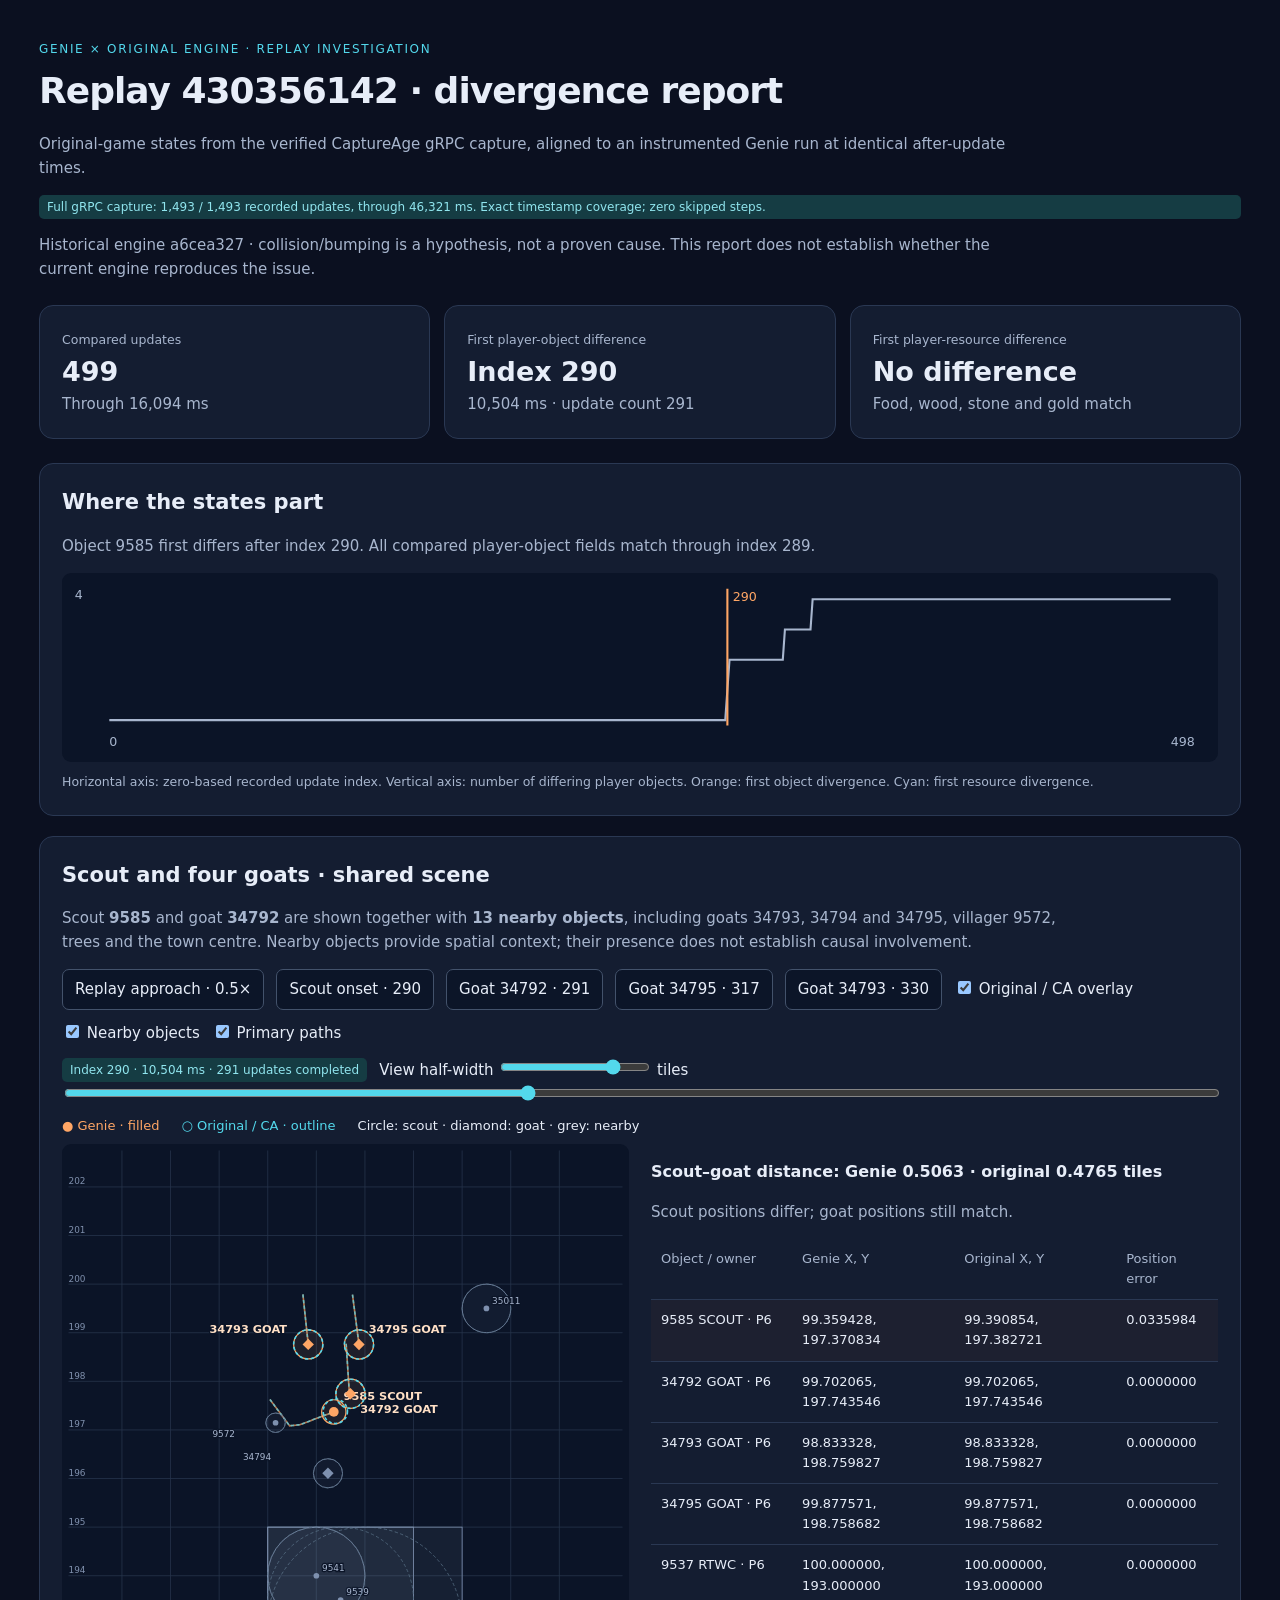
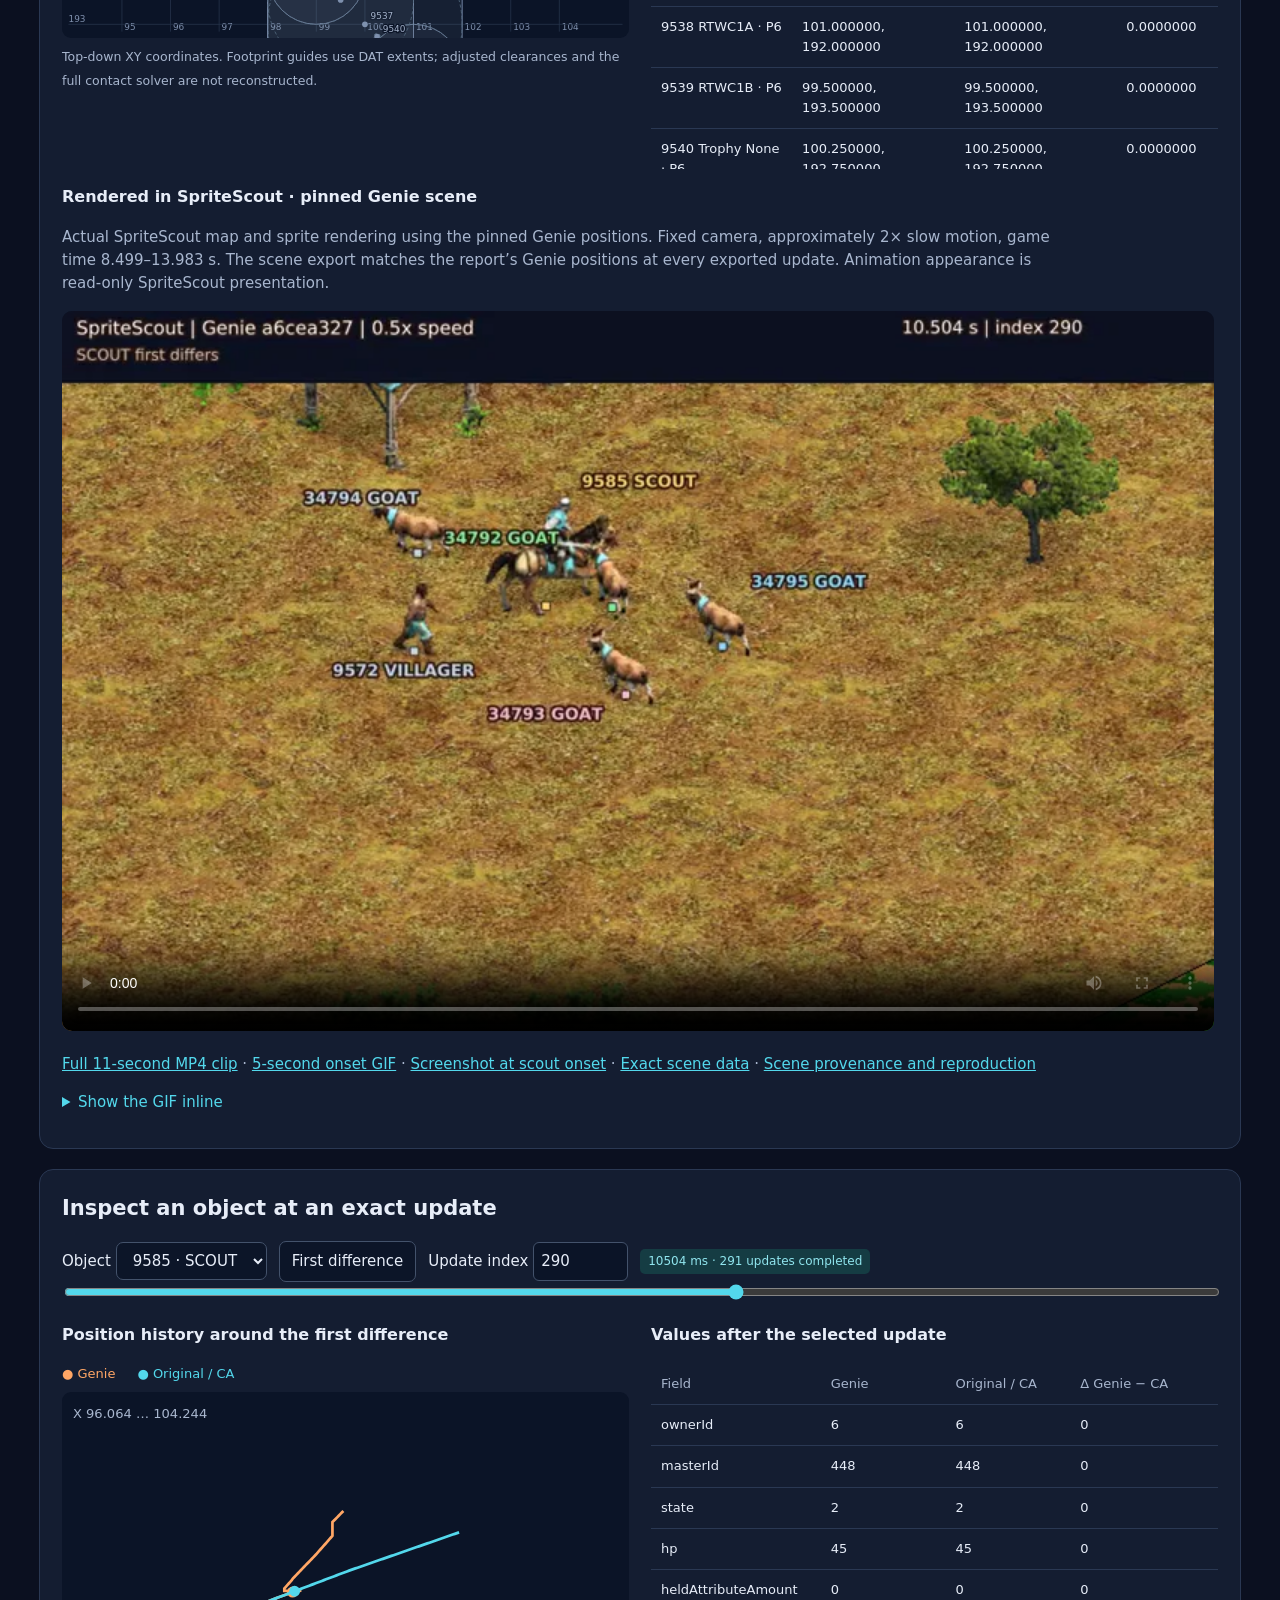
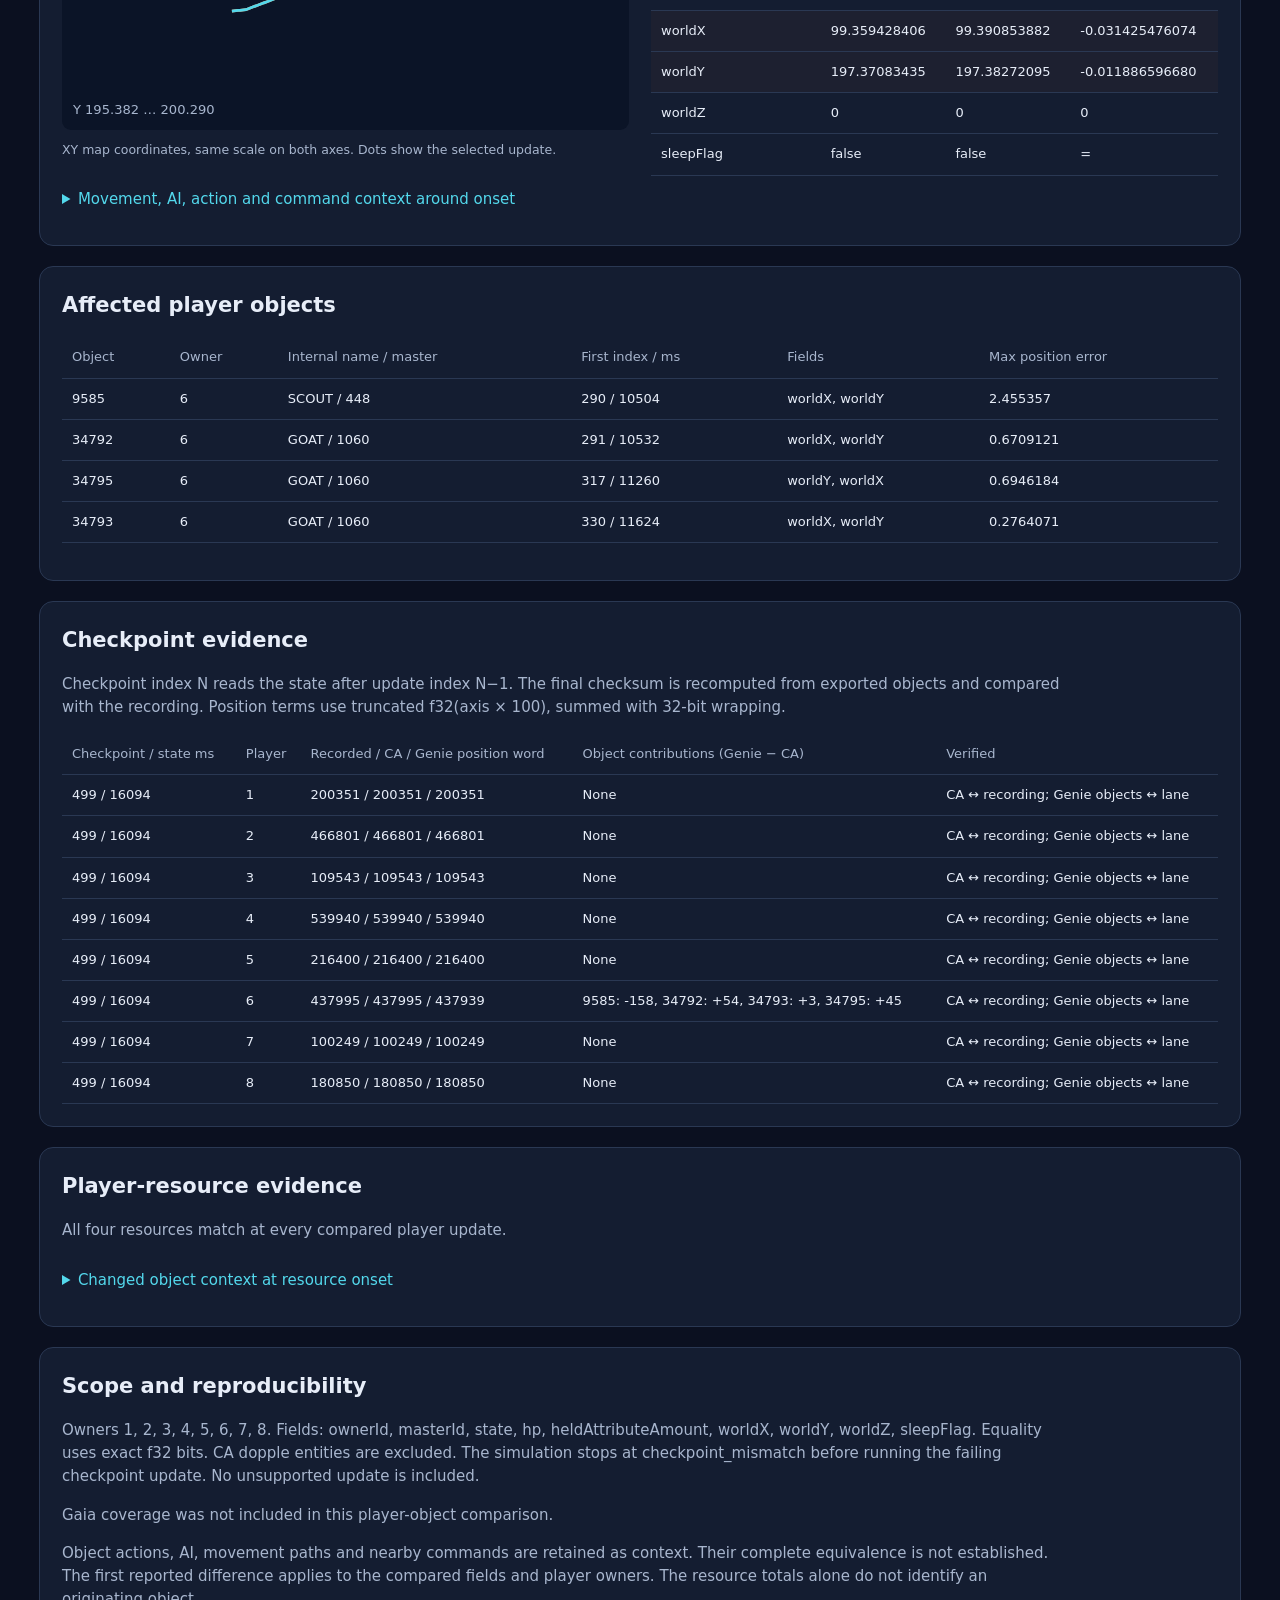
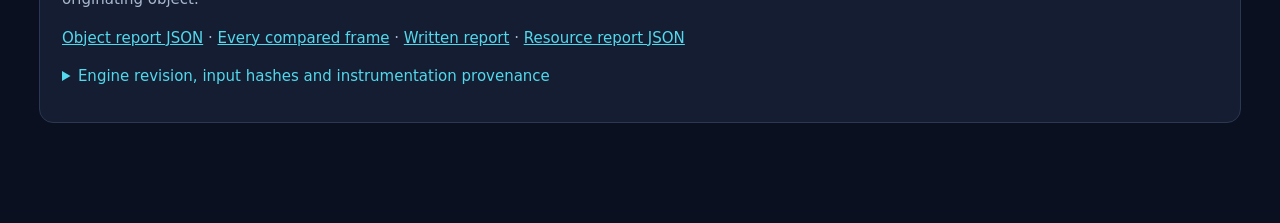
<file: site/investigations/scout-goats-430356142/index.html>
<!doctype html><html lang="en"><meta charset="utf-8"><meta name="viewport" content="width=device-width,initial-scale=1"><meta name="robots" content="noindex,nofollow,noarchive,nosnippet"><meta name="referrer" content="no-referrer"><meta name="description" content="Replay 430356142: scout and four goats, per-tick divergence and SpriteScout video."><title>Scout and goats · replay 430356142</title>
<style>
:root{color-scheme:dark;--bg:#0b1020;--card:#141d31;--text:#e7edf8;--muted:#a8b6ce;--cyan:#53d8ec;--orange:#ffa665;--line:#2a3853}*{box-sizing:border-box}body{margin:0;background:var(--bg);color:var(--text);font:15px/1.55 system-ui,sans-serif}main{max-width:1250px;margin:auto;padding:40px 24px 80px}h1{font-size:36px;letter-spacing:-1px;margin:4px 0 12px}h2{font-size:21px;margin:0 0 16px}h3{font-size:16px}p{max-width:1000px;color:var(--muted)}a{color:var(--cyan)}.eyebrow{color:var(--cyan);text-transform:uppercase;letter-spacing:.14em;font-size:12px}.grid{display:grid;grid-template-columns:repeat(3,1fr);gap:14px;margin:24px 0}.card,section{background:var(--card);border:1px solid var(--line);border-radius:14px;padding:22px}.card strong{font-size:27px;display:block}.muted,small{color:var(--muted)}section{margin:20px 0}.two{display:grid;grid-template-columns:1fr 1fr;gap:22px}table{border-collapse:collapse;width:100%;font-size:13px}th,td{text-align:left;padding:10px;border-bottom:1px solid var(--line);vertical-align:top}th{color:var(--muted);font-weight:500}td{font-variant-numeric:tabular-nums}tr.diff td{background:#4b2d302e}button,select,input{font:inherit}button,select{background:#0c1528;color:var(--text);border:1px solid #43526b;border-radius:7px;padding:8px 12px}button{cursor:pointer}input[type=range]{width:100%;accent-color:var(--cyan)}.controls{display:flex;align-items:center;gap:12px;flex-wrap:wrap}.badge{display:inline-block;background:#153c43;color:#90e5ee;border-radius:5px;padding:3px 8px;font-size:12px}.orange{color:var(--orange)}.cyan{color:var(--cyan)}svg{width:100%;background:#0b1427;border-radius:9px}.legend{display:flex;gap:22px;margin:8px 0;font-size:13px}pre{white-space:pre-wrap;overflow-wrap:anywhere;font-size:12px;background:#0b1427;padding:14px;border-radius:8px;max-height:420px;overflow:auto}details{margin:12px 0}summary{cursor:pointer;color:var(--cyan)}.scroll{overflow-x:auto}code{font-size:12px;overflow-wrap:anywhere}.empty{color:var(--muted);padding:10px 0}@media(max-width:760px){.grid,.two{grid-template-columns:1fr}main{padding:24px 12px}h1{font-size:28px}.card strong{font-size:24px}}
</style><script>
async function readReportData(id){const e=document.getElementById(id);if(e.dataset.encoding!=='gzip-base64')return JSON.parse(e.textContent);if(!('DecompressionStream' in window))throw new Error('This interactive report requires a browser with DecompressionStream support. Numerical evidence remains available from the JSON download links.');const bytes=Uint8Array.from(atob(e.textContent.trim()),c=>c.charCodeAt(0));return JSON.parse(await new Response(new Blob([bytes]).stream().pipeThrough(new DecompressionStream('gzip'))).text());}
</script><main>
<div class="eyebrow">Genie × original engine · replay investigation</div><h1 id="title"></h1><p id="lead"></p><p id="captureCoverage" class="badge" style="display:block;max-width:none"></p>
<p class="muted">Historical engine a6cea327 · collision/bumping is a hypothesis, not a proven cause. This report does not establish whether the current engine reproduces the issue.</p><div class="grid"><div class="card"><small>Compared updates</small><strong id="frames"></strong><span id="horizon" class="muted"></span></div><div class="card"><small>First player-object difference</small><strong id="first"></strong><span id="firstTime" class="muted"></span></div><div class="card"><small>First player-resource difference</small><strong id="resource"></strong><span id="resourceTime" class="muted"></span></div></div>
<section><h2>Where the states part</h2><p id="finding"></p><svg id="timeline" viewBox="0 0 1100 180" role="img" aria-label="Number of differing player objects per recorded update"></svg><small>Horizontal axis: zero-based recorded update index. Vertical axis: number of differing player objects. Orange: first object divergence. Cyan: first resource divergence.</small></section>
<section id="shared-scene">
<h2>Scout and four goats · shared scene</h2><p>Scout <strong>9585</strong> and goat <strong>34792</strong> are shown together with <strong>13 nearby objects</strong>, including goats 34793, 34794 and 34795, villager 9572, trees and the town centre. Nearby objects provide spatial context; their presence does not establish causal involvement.</p>
<div class="controls"><button id="scenePlay">Replay approach · 0.5×</button><button id="sceneScout">Scout onset · 290</button><button id="sceneGoat">Goat 34792 · 291</button><button id="sceneGoat2">Goat 34795 · 317</button><button id="sceneGoat3">Goat 34793 · 330</button><label><input id="sceneOriginal" type="checkbox" checked> Original / CA overlay</label><label><input id="sceneNearby" type="checkbox" checked> Nearby objects</label><label><input id="scenePaths" type="checkbox" checked> Primary paths</label></div>
<div class="controls" style="margin-top:12px"><span id="sceneTime" class="badge"></span><label>View half-width <input id="sceneZoom" type="range" min="1.5" max="6" step=".25" value="5" style="width:150px"> tiles</label></div>
<input id="sceneTick" type="range" min="0" step="1" aria-label="Shared scene recorded update">
<div class="legend"><span class="orange">● Genie · filled</span><span class="cyan">○ Original / CA · outline</span><span>Circle: scout · diamond: goat · grey: nearby</span></div>
<div class="two"><div><svg id="sceneMap" viewBox="0 0 700 610" role="img" aria-label="Shared scout and goat scene with nearby units and collision extents"></svg><small>Top-down XY coordinates. Footprint guides use DAT extents; adjusted clearances and the full contact solver are not reconstructed.</small></div><div><h3 id="sceneDistance"></h3><p id="sceneObservation"></p><div class="scroll" style="max-height:530px;overflow:auto"><table><thead><tr><th>Object / owner</th><th>Genie X, Y</th><th>Original X, Y</th><th>Position error</th></tr></thead><tbody id="sceneObjects"></tbody></table></div></div></div>
<h3>Rendered in SpriteScout · pinned Genie scene</h3><p>Actual SpriteScout map and sprite rendering using the pinned Genie positions. Fixed camera, approximately 2× slow motion, game time 8.499–13.983 s. The scene export matches the report’s Genie positions at every exported update. Animation appearance is read-only SpriteScout presentation.</p>
<video id="sceneVideo" controls playsinline preload="metadata" poster="scene/poster.webp" style="width:100%;max-width:1152px;border-radius:10px;background:#0b1427"><source src="scene/scout-goats-genie.mp4" type="video/mp4">Your browser does not support this video. Use the download links below.</video>
<p><a href="scene/scout-goats-genie.mp4">Full 11-second MP4 clip</a> · <a href="scene/scout-goats-genie.gif">5-second onset GIF</a> · <a href="scene/poster.webp">Screenshot at scout onset</a> · <a href="scene/scene.json.gz">Exact scene data</a> · <a href="scene/README.md">Scene provenance and reproduction</a></p>
<details><summary>Show the GIF inline</summary><img src="scene/scout-goats-genie.gif" loading="lazy" alt="SpriteScout rendering of the scout and goats interaction in the pinned Genie simulation" style="width:100%;max-width:864px;border-radius:8px"></details>
</section>

<section id="explorer"><h2>Inspect an object at an exact update</h2><div class="controls"><label>Object <select id="object"></select></label><button id="jump">First difference</button><label>Update index <input id="tickNumber" type="number" min="0" style="width:95px;background:#0b1427;color:#e7edf8;border:1px solid #43526b;border-radius:6px;padding:7px"></label><span class="badge" id="tickLabel"></span></div><input type="range" id="tick" min="0" step="1" aria-label="Recorded update index"><div class="two"><div><h3>Position history around the first difference</h3><div class="legend"><span class="orange">● Genie</span><span class="cyan">● Original / CA</span></div><svg id="path" viewBox="0 0 520 310" role="img" aria-label="Genie and original object paths"></svg><small>XY map coordinates, same scale on both axes. Dots show the selected update.</small></div><div><h3>Values after the selected update</h3><div class="scroll"><table><thead><tr><th>Field</th><th>Genie</th><th>Original / CA</th><th>Δ Genie − CA</th></tr></thead><tbody id="values"></tbody></table></div></div></div><details><summary>Movement, AI, action and command context around onset</summary><pre id="context"></pre></details></section>
<section><h2>Affected player objects</h2><div class="scroll"><table><thead><tr><th>Object</th><th>Owner</th><th>Internal name / master</th><th>First index / ms</th><th>Fields</th><th>Max position error</th></tr></thead><tbody id="objects"></tbody></table></div><p id="noObjects"></p></section>
<section><h2>Checkpoint evidence</h2><p>Checkpoint index N reads the state after update index N−1. The final checksum is recomputed from exported objects and compared with the recording. Position terms use truncated f32(axis × 100), summed with 32-bit wrapping.</p><div id="checkpoints" class="scroll"></div></section>
<section id="resourceSection"><h2>Player-resource evidence</h2><p id="resourceFinding"></p><div id="resourceValues" class="scroll"></div><details><summary>Changed object context at resource onset</summary><pre id="resourceContext"></pre></details></section>
<section><h2>Scope and reproducibility</h2><p id="scope"></p><p id="coverage"></p><p>Object actions, AI, movement paths and nearby commands are retained as context. Their complete equivalence is not established. The first reported difference applies to the compared fields and player owners. The resource totals alone do not identify an originating object.</p><p><a href="report.json">Object report JSON</a> · <a href="differences.jsonl.gz">Every compared frame</a> · <a href="README.md">Written report</a> <span id="resourceLink"></span></p><details><summary>Engine revision, input hashes and instrumentation provenance</summary><pre id="provenance"></pre></details></section>
</main><script id="data" type="application/octet-stream" data-encoding="gzip-base64">H4sIAAAAAAAC/+y9bXfbOLIu+le08uV235vxIV5Ign3W/SDLsqVYttx6iZOeNSuLsZVYp23JW5K7O3vW/PcL1ANQJEhkutPk7Nnr7nlxVCgQLIJAVaGAp/j3V7vV83Z3ePXD31/t7x5WT/mrH9hr/XP7vDJl2183q93+1Q9/Za/5a/Favo5fJ6/T1+pvr199Wq8e7w0Llcb3r16/esr3B/tzf8gPK/3vw7P5o6v2D4fd+uPLYdV/2r5sDrr01+3u8f6d+/He/fjJXP24Wj2fP+afX+k73eUf7rfPz4+rD6vNYX1Yr/YfVr/dPb7cr+5f/XDYvay0MI/b/PDhbvv0nO/W++3m1Q+vVr/ld4feJ8F7H9eHvW7zsL77+cN6c7/6TXP/c7Xb/uVjvl/d9/JPWua/vDzfa4F7xP/fPdPS4+qwuv+A8n3v/+0dr+/9Pz2mG/yPl1zL85+60vN2r+Wi22p5NnemJX3n7/Lf1vve/91jUfT9616+7+kevvv5ebveHHr6Ue97qW5lvdGX5o8f0GE/vLpYbdZGDirt7Tf58/5he+jtVod8vVnd/+/eoN/TdXeHPSTvfVrv9oce5Hz1D/MSDvo+9x8+7fKnlX5BMstev3rUb8b2j+m1v1d6Q2ZK97L/yPZKeicfDusnLRxLokzqW6w2aOOLGSVEvdYDKUfHHx/yw9N6T9K8+gPN6x75vNlqKY24T/nGjLHoH2a86cf8cL/+ZbX7vNrcrfyH4FnUeBeeMe8uURzpu9yvP31a7UxLZhD//dVaP1IWq/g1xvOrHxI3nrWkUtkBr5+vGLafzZvSF2UnIs4kVzKK04Sl3IxYFGeRioVSTJkK+parx4Pm/CU6iQSTPJZpEqWSM5XGtrUPNFZ/eCX5XfJRRWZ86NFfKrxTzLzkPyru+6O4LEtPRBopIUUc6QaMYEZeKlc85fodpDyJE14RmDGlkjhLkjRLGuQVMo5Xq09VeXVhwj7lr/7xt+L9uZnyPy/yv/mLrCu//3ml/81f6ccvH6xgf3cd+Sff43+r9+bexr/0mf+LX75+6u3H/7O6O/zueWYGiuke2zGuoNQB5GqgCjkWbjIfCo9EP8nRf/yfsfb/n7H2lP9WNhfajSVjwU/0hSJOJYuyNBNCOiUqZJrxpodjURL5o5HVRqPgv280qt8zGlngzfDamzG3/V3SB8djGvEokTGT2iNmSTEe0yhTeoDqvkoZq7yYKE2zlEvGdQ+KptGYJmka+6MxTT6m4mujsdtn9sZjqseiGQecm4F3HI8pj+M0SlKVsqg0C81w1A8t9QyNmR6oTaPx4yrOaqPxY/bx09dGY3SS6I5melioJIsYj0V5OMa/bzgKlnrDkXFT558PR6Z4bTjWXg013/BqBFPeq8Ftf5f0oVejTrgQikWSSxXJ1L0ZXax1H09kIpWkQVcekErosSujSOvQxneTiI/3H/13k4j7T3fFgHxXf2oVeOqs9tRK/fGnrk7CzAwtPaGkzLi5gZ2EGU9ElnERZXpUivJw5JwJrlIRGpB6wq3iPKnNwvs8Zv9kQGYy0UYoYTJVmVIV/Sh+54AUvrVmCf9d1polv8NaU/NNr0b4lgu3/V3SB16NOtEWSCbaLrNId7XTj7pYJZG2XpHS+lBVFSTL4iQTWZLBqjW8G2257msaMv6k7vOwhuz6qb1pGKVCxVof2SnlpmEUS20lmBl8jMcVBZnpQaMdlRSM2hxkfKVqczC6v5dfH448TWSURqke71L7IfwffzPRtafV43qzIj+y3EfNPVTzZ2TJE42O403/LC1L/kFt2aDQX/9mpkH5VgFzVb0Vmfs/fSve/N6rtxKMt3Ar0Rw8q95KmmnwR2/16kLP8O/MnwEKe3/vrff7l9Xuhx5/3du/fPyhp9vtPT/mX2xZ/kMv0pxnPVn0rxP9+5f88WWlf/f+8b0eSr+nxewPtbjY5Zv9p+3uaUpPpxssXbzW12Sx7uYeZpGRN9YXfl0S2fBs8k89m2x4tj/XYtIgY9JOi9kfaLE2GmXjaIyrozHm0TeMxm990x2MENHQ++JP9b5o6P0/12LaIGPaTotZWy2qBhlVOy1mf6DF2iiOG0dxUh3FZLLb1KmsoTfYn+oN1tAbf67FuEHGuJ0Wsz/QYu2NJY1vLK2+sZS3Ydubl1bewkqJNmx783rGW81k4lts+48vq5dVSRfq9/nxZf14v9583v/Q+2sWi/Rvr3svm/VBTyCjiWhblobPx5fDYbvRP7WarImcNftzUc2hi9rw6ALeY829lvLfqItYsyPK/LAJl20MV9bsizLPGWUibmPEsmZ3lHn+KJNx0sbdmt0N5vkberndymhrNgss8bepk1ZWK80qjXk6jaVJK6OkWavV4kUqbWWUNCu2WpwmS1sZJc06iUe1lV8bo4QHYvSeTuJMtTFKeGBR669qKeD15+/WrEu4p0u4yL5hlLw6Ncq1qm+dU55GULQf8vUPvenP38232p9g6fffa5/BhiC0RmYRM44CU7H5RzsNf7Mae7WDwk6ZLvkPo9a1U/Epf9yvXpuzPE/rw76gKa6l1wZNmps3azfuaTcuszbGLW/WbtzTbjyJWhm3zdqNe9qNp63EYnizduOpfzfZSk82azeu/Lu1M0tUYF/Eu5sSrby3Zu0mfO3WjuYORTR97ZaxNkaJaNZuwtduWSvehAhE7XztlmVtjBLRrEuEp0tEO56yaNYlIvbvploZJc26RCS1AGgro6RZl4jUv1vSyigJbK15ukS0E0gWgS2tzL9b3MooadYlMvLvlrUxSmSzLpGeLhFCtDFKZLMukdy/27f4nK+mO+1klHwXCX8FbodZHGoVldDf2PzVSlv/1crUlKRUorRrsjWt/NAj7+Zq+wv+uKYP+e7zSi8v/8KM07M2K82/sjg7ifVI0zdgaXoiYsnSuotzv97pp/mhR4ehew8vWmpH3G03h9320Vbt/eP775v8HtmsGaW/oSFZG2NeBrY0fM0oW1nVyWbNKH3NGEetjPlmzSh9zRjLVsZ8s2aUvmaMVRtjnlfGPPum8ZyJk0TShGFRcmI2Mv/8cH79Xzk7E6YfB7NTmsMvXczOZoskfYuUtBL+lCEwgH+3tJXZ2WyRYt8ipa3spcbNFin2LVIatzE742aLFPsWSUX/NrNTnuCsgJ6d8Ynixs3/n/lZe5w/HcjIOMUxsigUxxC/O44RNWmMuNmex749V3EbGiNutuexb88z1obGiANb0L49z5JWNEazPY89ey6jVtbDcbM9j1P/bq2sdOJmuxIr/2xJK15f3GxX4sy/Wyt2JW62K4lnVyTnbYySpNmuJMy/W9rGKEma7Uri2RUpeBujJGnWJYnw75a2MUqSZl2S+Oed5LfE1rqwmTySJzj/2mOMnaRJJCs2E4bkz5vMtCxqKr9FVGMNje+tn1pIWksmqgN3NWlW0Ensv8JWQlFJ4CyHr6DjVoIMSbOCTnwF/U0LrvrdmhV04ivoRLQy9ZoVdOIr6CRrQ0EnzQo69RV0KtsYJWmzgk59BZ1mbYyStFlBp76CVt9ifLpRYsmJiExEUyux5IQgTR3osKSiw/i3SJqlJ8oImhj3OYXQHeiwtNnopb7RU62EZdNmo5f6Rk+1YmLTZv2c+vo5i9rQYWmzfk59/Zy1op/TwDkxXz+3szhIm/Vz6uvnrBWNmTbr59TTz3HUirueNutnFfl3k20EL9rQDOrEIBqF1QzGu+kiVK6aLYlifr+04uqrZkuiPEsSs1aC16pZ6ynh362VjW3VrPWU9O/WSpBCNWs95R9dZ614bqpZ66nEPyjfSthANWs9lfp3k234G+2sRDLta2lF1RP8JFPab+kicK4CR3mV3y+thBxUs35Wvn7mrRwvUM36OfP1cztBgAAw3celx6KVwHkAeOzjjmPRygoya9Z6ma/1ZCvhy6xZ62W+1pOtrOmyZq2X+VpPthJQzJq1XuZrPdnKKitr1nqZr/XiVkJ8WbMuyXxdEreyIghk5PIzZsVxKyuCLHSo31cmSStLAmq38X6+OklaWRRQu4338xVKkvC2nVkVf6MzKxKKIpEzS3jyDgwk9UBjz/jKr52gD7XbeD9f/aWtLGKo3cb7+QqwnXOo1G7j/XwVmKbtjOwAiCDylaBqZYFA7Tbez1eD7Zx9pXYb7+crwnZ2MqndRsCRrwmVSv5NNEWGSL40miI5MV51F8teFoRi+Tq7nZPBLASi8lFUJnVTK/[base64]/ZlMh2PPMAtIn52KaE0mC36UkK2sXuIRVfDwnQekg71fsTXmamFT28zOyEdbMaFSEou68jY97OOwroSB+jlcQya+V+AR3po7SSuKUxGNCRPk4ribN2ni+gI32kVpK09P4COtLHaulx287zBXSkj9ZKkpbeX0BH+nitJGlFh4jyatRM9cwkgDV/xbfoDMFOKDVuLxMn5hC2SLo4St6x4mNRdKJK62sWdYPAYgGwHPPRcknaztwJwOWYj5fTQ7mVuROAmDEfY5a0FBmToUQlvm5P29F9AZgZ83FmiWrp/QV0u480S1RL7y+g232sWaJaen8B3e6jnhLViu6rHKJLgDz5NgyNUifGU0rNUTp+kpj/dI2h0TpOQfGZDQPzDxSfSr/pCZIImw8GNZOcpELrzv+mmlsWPqs86WgHJQCXYz5eLslamvcBn8BHzCVZO/M+AJljPmYuydqZ9wHQHPNRc9rlaef5AnbJx0qlUTvvLwCWYj5aKo1aen+hFFqxf7+W3l/ALvmIqTRq6f0F7JKPmUpZS+8vYJd81FTKWnp/Af3i46ZS1tL7C+gXHzmVsnbeXwA6xXzsVMrbeX8B8BTz0VPazW7n+QL6xcdPpe1gw1gAQMV8BFXKW3p/Af3iw31S0dL7CyXp8/WLaOn9BfSLD/lJRUvvL6BffNCPdsvaeb6AfvFhP6ls6f0F9IsP/EllO+8vgPxhPvQnbSnuG8D+MB/8k8p23l8AqcJ8qEr6TTHTmtPOyuukOPEc8/HmsNrld4fiR8k31+68lvXonvP4xDj57MS45Xf5bvflg5b8ULjmv99T/7R+JOz9X9h/wWLJJOhJKGNCmp54uKnWFhkBgBDzEUJpS4HqAESI+RihtKVAdQAkxHyUUNpSoDoN5V71lXpLgeoAUIj5SKG0pUB1ACrEfKxQ2lKgOgAWYj5aKE3aeX8BEA7zUThpS8HSAAyH+Tic9JuCpf9abWXzu2htZbCT4l8R2fnGHcdy9MbsPnYSdw9gnpgPekpbiksHUE/Mhz2lLcWlA7gn5gOf0pbi0gHkE/OhT2lLcekA9on54Ke0pbi0CiXS9lW5aun9BVS5DytKW4ovBnBFzAcWpZns4tzCN6oKfPZQawp+Epsv1XWhKQIYKOaDoNKWIqEBFBTzYVBpS5HQAA6K+UAo1VIkNICEYj4USrUUCQ1goZgPhlItRUIDaCjmw6FUS5HQAB6K+YAo1VIkNICIYj4kSrUUCc1CHxXI/Pu19P5CnxWI/Pu18v54ABXFfVSUaicSygOoKO6jolQ7kVAewBpxH2uk2omE8gDWiPtYI8Vben+BdP4+1kiJlt5fIKG/jzVSoqX3F0jp72ON1DdFQrvxDNQJPpZJnkFX+Vl5ABXFo9pHo1oaaYEPEPioKCVbGmkBTeijolQ7MVvOQp9Y8TVhOzFbHsAacR9rpNqJ2fIA1oj7WCPVzjlXHsAacR9rpOKW3l9AE/pYIxX/O2kKyo2XQFWojhKt8wAsivuwKBW3NNQCStuHRamkpaEWUIU+LEolLQ21gCr0YVEqaUlVBFShD4tS7UQ6eehrUz4sSrUT6eTB7035qrCdY6E89MUpHxalvin89mq22q/y3d1D9ZSz+8offRo2NnP3+F2/8vf/mNnMOazuHn7oaTkremP/sP50KCZ7VzFQrZQid/ZYdPb1Bx767JWPFVNpS4M6YB98rJhSLQ3qgNL1sWJKtTSoA0rXx4qpdmKSPPT5Kx8rplRL7y+gdH2smMpaen8BpetjxVQ7Zx55ACvGfayYaifSxwNYMe5jxVQ7kT4uQp/585Ru1k6kjwdwVtzHWWVRS+8voF98nFUWtfT+AvrFx1llUUvvL6BffJxVxlp6fwH94uOsMtbS+wvoFx9nlbGW3l9Av/g4q+ybIn21z0XwP/zdS/[base64]/[base64]/[base64]/SP9mGSmb4TWejj1vJ39x1vXGQEICo8q1kPmbaiCALID57VrEcclRUBO96QV26Iq95RDfr5Xv/[base64]/1MpxB/[base64]/KkXAHomaPUoqa/mWpQjYI1GzR0llLf9npPhaGkOt/cS3JSwULr2qik9EN98dEwF8mhA1u5lWYg4tv7OA3RQ1u5lWYg4tSxGwm6JmN9Okw1kU0PGipuPTrMNZFNDxoqbjFY+6kyKg40VNxyvZ4egM6HhZ0/EqTf7NNUqaMfo+j1YpHWmUAJJOyJotyqLuZlEAXydkzRZlortZFEDdCVmzRVnS3SwKYPGErOn4THU3iwIIPeEj9Jj29QOzKP2nUvxTTymA2xM+bs8E7mR3UgR0vI/m01KkvDspAjrex/gxzqKoJSm60WvsRAnjymi9lnYXAQtgFIWPUdT9xVV3by1gjXzkopYi7m4eBfCMwsczailUd/MogHIUPsqRcc66m0cB7KPwsY9aChl1J0VAy/uISC1F0t3oDOAkRVzT8jxLutIplS8axtm3fcswozWXOQ+Z2VREbcSeZqv9+vOmJKu+w/1u+/xctNqoegJwUBHXzJbgHU63gNmKa2ZLxB1Ot4DZimtmS6gOp1vAGMQ1YyCjDqdbwBgkNWMgRXfGIADpFEnNGMiku9EZAHqKpGYMZMa7Uj1pJZZsvgAd6zWh+ZJn8i1qSK/YuFE+6nVPMoSYu/BsAphVkdQsWMy7m1IBJKtIahYslt1NqQC+VSQ1CxanHU6pgMJPago/iTqcUgGFn9QUfiK6U/gB5KlIago/STocnQGFn9QUfqI6HJ0BhZ/WFH7a4So6gF0VaU3hpx2uogOIVpHWFH7a4So6gHMVNZwrV1F3ozMAfhU18CtXHa5NA4hYUUPEctXh2jQAkxU1mCxXHa5NA9hZUcPO8ox15o5UduFT/sfORZnvklfSyUuW2Q+K61VV0vr5qIY+DGj+GhyYZx2urAMYYVHDCOslbYdzK6D5a8BhnmXdza0AmljU0MQi6nAhGoAYixrEWEQd7jQHcMeihjsWkeouuh8AI4saGFmwDndwAwhlUUMoC2a2nLvZI2tT2xl8KYe2k0pG/F+g7QKga1EDXQv6NHpXbzJgt2pIbEEf9OtKioDmr8GzBe9yVAc0fw2zLbjosC8Cmr8G+hW8w3ERQAKLGhJY8A7HRQAJLGpIYCE6HBcBJLCoIYFpV+q/g7YTZn1L2k7EkfgXKLsAjFnUYMxCxH/MqRJ/5EUGzFYNxixEaFC3IUVA8ddgzOKPxpL/kBQBxV+DMQspOuyLgOKvwZiF7HJcBBR/DcYsZJfjolnxyxqMWc/ZzvpCBmDMsgZjFnF340IGYMyyBmMWcdxhX/[base64]/EKzVUpWDteUPonUfppUBfKis4UMlbV919QoDKr+GD5Xk33clRUDl1/ChUsoOJ1VA5dfwoVImWVc7IDKAD5U1fKiUWdqdFAGVX8OHypjH3UkRUPk1fKiM4852xmQAdylruEsZK9bWntRS67T+en7Q96pmeF7fl/I77w0f6aAb5A4YiRpSUyZRd+M5gNSUNaSmTER34zmA1JQ1pKZMku7GcwCpKWtITa1gOhzPAW1bQ2rKlLPupAho2xpSU1Y/H9WyFAFtW0NqyjTtcHQGtG0N/yhV1OHoDGjbGv5Rqu7OZMgA/lHW8I9SJd2NzgD+Udbwj1Kp7kZnAP8oa/hHmbHuRmcA/yhr+EeZye5GZwD/KGv4R+0WdTg6A7qzBheMo4j9O2eskPFJrIDszsSJAXZ3geyWAWCjrAEb44h3OI8CWr4GbIyjuMN5FNDyNWBjHKkO51FAy9eAjTFj3c2jALBR1oCNMZPdafkAsFHWgI0x63DFF8AIyhpGMGaZ/[base64]/nrDjm5N0kDsp5YnqJD+HDKAuZQ11GScdzr4A6lLWUJdx0uHsC6AuZQ11qVVAh30RsFA11GWcdqiVA6hLWUNdxmmX4yJgoWq4xTjtclwELFQNtxinXY6LgIWq4RZj1Z1WbkenMWSflgbun/Bu9FrAktbwlbHqcvwGLGkNX6n7srvxG8BXyhq+MlYdjt8AvlLW8JVx1qFeC+ArZQ1fqR2sDvsioONrEMU463JcBHR8DaIYZ12Oi4COr0EUk6g9vdZ/OWznd9uXQ/BsQWff82AnygQYTQaAJDmJzReWulCAAcylrGEuk6jLgR4wWjXMZRJ1OdADxqCGuUyiFgf63zT9sLr7md68KdJSfXnWtykVvyrX+WCEtmKFxKUDLx8ahC41U+UyM2ue1vun/HD38OoHGkTUfL5b77cbCIYBTp/O1gPPDGr9mH+NXidR9DrTTvdrnrw2cM3oNROveRSZ/Lj6vzLW6wfOtYekjfirz6vNevXHL7vLP7jvnBvR9Y1tTTT4Aa8jVEdfTU+22n9wkvtV8cjlxva45sNjvlk5fnERTbD1R60hdsVwcv3D/f6Jo9fK7LceHzR+LZNERew1f22OK8jXgnHGvP75I5fV+8fW/Gr/uDr/2v4RXv/E+kFlqpUdU6/NY2avzedWpXgtXmeci9cqVnFS6Zrfe0W9V2y9r/aKq/Ov7RXp9Yo546Efhr3Wj2lff/I6FplJNSX170h7rzwWiYgqXfOHLqv3j6351f5xdf61/RN7/WM+I669k9IY4CwxTxy/zvTT6TGQeaPm917RoGtQ7+u6xtb51/ZK0jCXMp6yqtIQaaY9qOQ1S81X+4RJkBzXJlTjZSKrX9aga3CDr+satNZ9//z91Vq3Yb76VjyhiJA/JqcPT5uDZPerx4Om/qKXM6Y7zRWIILpLeBYT3ig3PynMby+JZfkCUb5ARu6C2JzStBeIcv24VJ8Q4aifmFMEtr6M/1F5xalvTlL9agxg0A5jZv4XcZm91kXaQ9K2UzcoeNWY/P6LmpQm1fwnShN1/rXDXzW4ItUpzlSkjCHVplToP0mUJjUv5Pdc0dArqPf1XrF1/gW9Yv5remO/fdndGVfw769wy/sPn3b5U+Ecflrv9ocPrt6H+/WnT6vdanOnb7F5eXx0FchV3L88kXTBWtrddS3pGxrn9iHffNa3dE+QHz585YZ/bXB/m13doEvb4JTaDk2OGrtUoN9ElfLfC3raDLJvlITXJYl9SeKKJHFHkoiaJLEvSVyRJO5KElmTRPqSyIoksitJ4pokqT9O0so4SbsaJ8m/zdtJ6yM2jb0RS/vAuUe1LolqeRZr/eL0zaFQg/oKc/PH9caqoP3dlpbcn7bb+9e9X+nv/rDdrF73Pm8f73uftrveZrv5y0W+zm2YZ/+/e6vfDFLuk+C9j+uDpp2G6x12+Wav79mz9GZ76K03umC30m3ttk+9w/aQP+5fGX2Zb+7XZu1u9PXuZfPBOAqv8uRulQue3t/J/C8rcceESD7Fn+L41etXq81nLfiH/UPuVeTR6i75JNO7NM/uMyUTJrXpEnnMPil9HWwJNS+1PxRrNtfFuh0eJ7owipM8TT6xu1w3Kj5pHyZj0Wr1STelcqHyXMSZ+hjHQvKPciVYdMfv7j9q83YXpepjlr4i4/PyeDBP8vFlbWIg2ruKzMnEff7L6sMvuteM5Xp42dzrnjg8mI+PUsp06g4aJ3s6mlzWW5/1O/vwhJN+Bmhhu//DenP3+HK/3nzWNda6KzLXTMWe8Ip9+fCc7/dmbOh7PubaKFGfmDZqw1XXWH/ebLWcH1y85sNh+0GPimdiQqzt/YoomLhP+frxZbcqD/ijsauGUBC2vPecO+dG79dPL496TBReczVMVJpA1DM2fGMm18u+Ejn6UIR0jCi5fqC9Fm7/Ya+rPOXoniKGZPuf5M4Ph9XTs19ayFWXALN4t/2sx4Du55Ue95uD+XjhieQ8ESpTLGMxfSxAj3K6cK+fm8Jg/ERlPJFZksVRFKWcDnXkj48fHtdP68OxnjBzfX9YPfsMFv1DT6UNZvffX0W6D6aTs7/0B/2z4dV7/exMl0yGF+PptSZ4QXw406TQZH82GM2Iko7Sv2P9ezToX5vfZoaM3p1Ob/XvVP82P6/0b2Uau744NeUZXTujOiwCcSEMYe5/NZ0vze2Zuf9pvtvlumN7/c8rZgqNFOfz0fzGENJeKw1hpHizvL58ZwgjxqkWCaIzI8lgevGOeEaU00l/QHfMLGGa4JF3Ryo0Ml30JxPTP5xkms1nl9QuN9KcLmb9K5BGnoHpFUMYeRaX1+OFIRLHQUWSp7/o34A0Eg1Gy0tIyzMnLfrdSDXQlxotJJgljPCCW8LIKYwsg/liQgRJ8tbdT8ROTkMUfWMII8mkfz0YGsLIcXl9MTIii8w1Yd525AQ2BPWI7oVLQxgZFrPh6dIQRoaz4XAGyaUkcvZ2DNJIcTYd0GVGiDdahrEhUsswDyXp9Uz7M/OupBFiPr6dm1FmZDjvz8wzxMxeYR42NiLMdGOmrZgGyHg+MpfHRoCb3da42OvHVe/tdGJKYzeGSCxS6m+v9DWGMKK8PbeEchxUNMKcT2f9CzPOI1eReAkEmtyYR0i46yDwjEgXi36feNIS5m0msesvQxg5LvR8NA+YpKh2StcYOa7GEyN8ktnnMwKmRojRdEm/jQSzxe3ANJwaCW77dEUq3OgyhLn9/GZ2RYS5/fz2DATN3LeaNIS5/WJkCWVloZbN/W8HCzN3VQQGzSTFLGFqKW4Ho/ktqBdP+0ZKZe5/Nbs0I0zFdMUp9Ysyt58vTidEpHZim9/K1qJ2zd3PbqeTc6NGcPtT6qOMWcJUyzgIEiwz97+5HNJTZtJNYENYAUjkjJ6/f0v6I0udijJKJ1NOwdH7zDLXU1AuUeR0nqWZfRQiOBHT6yuihFU3REg7fYmILYcTRcJMhuNzolI3WewNlFN1ls7sqycVaqRZnNGUYaRQaUajJunU80l/NiRKuMlvuUagkRZ2OCMydjrbshP77qCqUzvESGCGqXI6Qc3M8kgxk1rV02hKrZI+vepfX0zRKqnUt1cjq/MxWCZL6i5SqG+vrsbgxWQdrIYnlWpGAqgUtuzD8N3NZDrDA5BeXWi1uyAqs7OIBCataih6GFKrhiKBhW95UEdYnYPrpRMGjyFiZ7osTZ11M+i/tXRqOw93MJLNn7/QbyPXTX9yZq8kXUvj1dJuYpMUpG8NRe2Qwp0tTydkG0nfGookJHVrKFyXWArXpZZKiFKWUkSRzh2c9ie4P+ldo4NhZWlwXy1ndiyS8iWFYmlhBz9qS6dhLDe2A4Nkspp3NiRjTqp30X83vLJ1jVTT5WJCbkIMp2ExoHdJ2nc0m8BRYaR9R2b2XBJpR/kFXAEj0eh8Nu7ToEgwyEfDGS6F8zLqz2i6khIezaZ6VhCZUsPDCdkDRop4tBgNpyQh6eJRf7igGQxlPB8PL4gikYazMUlE+ni06F/RvCONPLrUT4MLSSJnhBlp5dFF/7ZPFAl0NZ3BjyF5rIfB0mJ8Wy8ns1Of+p60M+lwcElBk0NiabIR12fUK6SkF1fj+SlRpJmm12fTG92nw5GeWJhRpLLnk/H1BcjEkbbJtGpv53rp+Fm78Yal3HwgivS4tqRWCZAqN1YFPhmzZk08EcktKUFS772d9HGldP6HbYl673K8oN6DUtf6AxT13i0MKYNWH04GY1xIhlX7SDfkCWKATU/JESaNfj6ZfZgRxa3m4URBnP58MCVSundyTmRckPDtIoz5swkRRqD5aDCZkXNJen2hpwcRRp7l9fgt+aCRJeCRMvI9tEVFm6TVNT0BJRxluRKeCg1/TkqdKMslec6hfjlLHWW5pNbPoY45qXWiwIViP4d65pw5ynIhFWY3J8U+6mvTMx4QLZ1XYGvHzoBY2nplTk5S8GQmLK2cobB05kyF9cwjO3P7RBnZ+v/xsrp/uTtQAb1D68NyUu23hcPGSbmb4UhvmFS7G5ycFLuh6FWQWicrZK9Ubs1j6aw07Dmp9sVwNqMuIMVuqAuiOFzsOa0X4Enr6UeEtCwaUqTXT6eTxTuiEkuBRzp0p9fXvfnT9ucVlRmRbowLQhRZG20h6WrS7cbE001Jt/evbkZjooxAN8YhJYq8qNvpFBQ51uPJkBEVW4q6i7S6oai7SKsbirqLdLqhEqIy945pieSWo8a7pWtJrZvaiiiS59xKQFp9MJ1M53MiqYse158+9b47W33KXx4P3/[base64]/2rfp9IsqGj/[base64]/RFk0tSRKWOotUU4WGkDSyfKOKCcLPaV0svxEFGmBU8SEJGIb/UuKFlGk5YbMuiCjcH5DukGQTdDG4wos4RZ2NspkPQ1a6Ik4dpTlJi6wY+nUxnMsSUN9fnNJ8pBpGE1OzxCxwoi6/XA+Ac1K4QlBhuHo6AoyDaVh0CdzKxIvGDTYbff7j9tfn/INsWOPjfdAJqJUPBqg2Pd077a75/UWLXnD8HT79DHf3fcG+WZja2TVGlf55vN2s3rsfTenUG2++0JDFjYDDqEgK1G6aLFbfXy5e1gdiMmrzAt7jdcVt/mud5E/Pq6+ENfvERIQFSBo6nfK9Ko0o9Kk1mVlblrruTJXNXdgqQoZovIzvWyet7+aw8Df3ezWT66TyEKRP3ROpHOPzkmfKDfHSNlmbo7RPM/[base64]/gjtkq29uBn/RBQEmi2oI8lYjE77s1OqCmvxZnoGijkKtyR7odeVt+AKR1muEehSr5EpoE22gijLNSJNrxan1JlkLUY3szFFBiTCRIuZZZJMc/[base64]/4Gtd47Vs4C6rzUYOprQFLd5QospN/LlWgjbzqlt4bYk7GWRGGyvMWQ8bX9qD8rN+NbwlG/zE1r11Kxql1ExfTwxvukHZ+oGLkYSqoIeVJt5WKeglQlLTuIpNFL6w4iaYKR/l986JP7JWndcaqdzevTISRSdmflHb1su7vQf4etJ9JCQyeG22BAVbfDgKpkLfqDKRola9EfvaPtTZlJ52nadmLna1o6cddaOrU64dbSyos/4/6ksaeI/cUIUJn3iL0psh/kPlmaOwfK0r4nsLimYs8F6O9221973128GIdlsf11tfueqnkj45KCOnHkDYlT2haKI28s9Ad9KvbGwtlu+0RuRhx5c+EtLbhi5g3/AW1hxcwb9JPt5nPhx8XM84QmFNuImff8V/MlFXvPf3UzoGLvefUAoeKk1onHKRAz77EvFrdlrqp1YZmb1bqsxOVRU8+VK7BaB5a5vNaPZa7wO+yqzJW17ixz41r3lblJrc/LXFp4X81HNJSwB25IokiXz+DFxmR9lxMcHojJ+i5NSIIoGufnrqagmtcXp0QZ2ZcmrkcUOYZnribNwVNHpbWBXJJUqMawdrkG2ULd2HvadfZe1/wCxaxWXGpCwolAECaWwlGYvhLBnrPpBVHmUd5ZIx2TxZ4sEGOMyWQTZa8ko32Bvf8YRvvCnViIyWhPr/[base64]/+VLOYKS+IG8ao2j1kmwTHszpfMkiVulXS7suRvmvFtLcztnz4kSjrJc8oWvhoufiKK3e7qcXQ/BTbCfNMOdaGV9dTN6e02kwubWEBTZ8uH1xXJMB35IqtGYlqAJjIBh4q5Q+1ohvyVKOMpysTU8pQhhQmqfKMvFZvWYPMKEFD9RlqvQG7RBksjMUeDG2B9bQqqYOcpyYVX7E7oW6zVDWa6s7jKVXgip+qv5j0s0m4QWRKUAThL7fhOtIJNY/[base64]/L6Y3faLs4ZI+eBRX0eup00e9kuvlm/ve7cP6sCIeSXc2/xFtUl9NZ9d0YI9MBlH2juQND8iepGQ15pfDyRA7uiksx/IChwCNcO9fdoceyUN2g8hTIqUj0VTsSLoN2Q0ih0SmjqRuILtB5AWRmSPpUbkzqVdE0T7dze0lI4pbCicTKV43Q/QuJZNBFgWPSlbjTf9i2Qc7Kch3RNMmwR31IHS/HpM3dMgxssMVFL2zyxGd4klJ75v19XyI8FcK3X8zvsQBSekoy43dbpClfTU2uaTi1AY7qW8F7HwfV8DO96kjJex8n7qR9L82+lSNlL8mUE2AQDVpd/IEUbGlJFF+2J128FKZ1oqPijklazCYnlIcPIU1GCznYzoGGhW9jAcmczDsX0xIMDIGRNE7IGtAJL15MgZE2msp/tKfXaLvyQSAtPwUyzeatCkp+aOZTUmTn46WNOFT0uRE4VrS5USTJKTMQVo+LWUnSzpmlWLDx1CWSwriBodZUtLoRFmu330XuAcJ+PhCAToad9itn17/SH2HDXpDoZkU6yBdQJR0lOW6I4zviUocZbnQmIvFmE6tpKS6B/lmi/[base64]/71gk5oM5y5v7imc9zkv2h/dEg8DsH6Z6C43dF9Q5RwFO6KjRg6X0fdQ6q9/5T/p/bgb/Pdbr3dUbER7nI6+ouxHlSAg8UXUwigHGVbpZCAKaCj5ZGjwCW9v1jO7MFzTqpmST67Ip2vicv3dBts4RvSXuo6jToJ7r6hLJcWUcO3wz5ahv/Qv6YnI21vVkFzGhRw+PuTczwBzu9q7gW4NDPHVxSPURLHmG6hwBT8/fdj+k0CXU9pEGIj/wznZxRc/eE1besrUu3Es41k9pgjnbGPjr3e3909UDhHQcHPXZfD3Xc7Owr+/nFrR8Hhn1oMiortSrwPJk4Wj69pTJB6H80xqxXUuz2BrbBDM7ml3VdFyv3p5y8fvxDFHIVbkm7fH7a7J6KKc85vibQHnTmo4qAzSBsXIC9UwVU3lG1XFTT4NJ6u+hfv6e2kOPx08R5aVaWsyjZS/Tgg11eRqtd+GOYsqXqi7JVkbUwBUTj88N7WTR1l6xqhhqaAKCPSpVbs9HZJzxOFuqTnh6aAKO5O6hIlHGXryvKYho6/gJJXKinbaaXKZlmREp+sDw8v+Wadb3oG8NkjrOJ685kq0AHe9T7/+Li67y0Gvf1z/uuGEBpG3uHT8+GLKc43m9VvVMzczSFahjgLjnuoTDjKcmXpgIfCfntxwEORzr89B7xFZTgEdDUEpRxl62YWqDag2ZiR3p/1xyBc6AdwEsQQp5dDouQxvJO5WM8pEckxvJPZWM8pqqljeCdzsR6qRip+fHXTn5CfkzFWah1IN9s6E6XWSa//qP0ymukZEBna4aTT2BkDYmhK2jjD2d3lZIE1fYZAj4nNELwFh7SOTl6GY1oFJi0DMENrkStLc3dk74pIQaIMKcaRcekoW5mU1ZGduH1solJ7xv4adZW90bm9FsuvPk50Z/DkL6fz0YwWgRkp9Tc4oJ+RTp9PL87GNG4z0uqnuoOGFKvISK1r3TtDP5NWB4mb4fiunpb0ynF811CWq+y5dLQFfaUHE6GAZORI6lDJHEkoI8kdKYnEnvL8CmJKWYIvZBIKtD+C2s9Iu9OP1P1Q7kdmf5Aipx/M/eDuh3A/[base64]/TqgqTKtyoRiJcoUo501Y1Iw2MF0k60Cp+CZgXtIG20BixXIQ/0dOhI6Uh3QUwXHCvgmOt0MQQsDl4o0e4KMoLlKkbKn4ZYsrKI9BWR9gJSWOdDJxF355Row1fT5LfPxsO5pWVBuwbIcShXocM484UNqeqC9FjgLsKZnCkZSk0aIR0OKSLdNXGIaU0DrjsdQEQL2NWk4wt3hBiwPxuDXs7xyPBJ58vrszfYWNNFCYJvs/GPoBH1PRs4UF8E31SLrJ0wK5WNtk3PxnhOG5I2DuR4jBJ3cjgGyS2ZgBSWTEG64IQC6aITGcjEHUmOQKeOZqCdXTq3tPOez9EHpOiIFqDpNZ/ZUUBK7/y0jw4lzWcOXdtLpSXtlf6phevxOfoIp4r6E/te/Aj04O0pylWt/LjS1ewCEAxwJwLP0z46GYFnTdl3DVTa0KK8IlKt5zgaoSkbOCwGP+nZc5MQoffd7OWjdrNwTwDUjq8Se5bjxU8DfSd7KSKt/fnIto3Xr28FPrYuT/unS8x+QNX6emLZC4BWu1heTMaQFYeG5suzMR3Y0QXSNjmyUFaA1kbL/vtr24ZFXl1OKGisC0jQyZvpCIMScemf+rfj+U/[base64]/A6RyVNC2Ru2cz+kUAtSP+JQP+jPmn/WpbTAy5p/7Ce0wMqCgzTzVwxH9RaZsdAx5MmChh5USUnKrx/VdednEmH/OZ/Sy368P5uDeZ3PbyvFvBuS09k5P+5MxCtixwCG6yTJXKglaMeLEBwOImkh3RYwVZFEBWI/+1WnfNpAeC9w1ZJwrlUht962NAZ6aSHsFmb5hqQItcvp6gFvsuShodwWtoMtV6Kzs9GpKq1sGTDVodwnNgvGFBawDXmFIxychR+NrNEB2j0gHeC/iRUPg5RGRX55r22AvEccCdxEdAzCqaGbrGDmvx9dvMPzJAJ7bNSYD1pq47npnAE8ZaGcA34CO3V7KBUi3SB2BdAcU8Bpid0IBsygu9aG9HVnBscvJwoC6HpfyFQB5Pbroay/D3gNbx/33/evhRR+WFwhsvSY7G+K5ksg5J+ADhE20yxeAsNJy9t7WIDOyPOs7WrrbgIxhl97bjkOE3kZQGPMD9Kf54+N6f8h7w8fV80NO6Z8Zq4Ev/Frlue2fwe3v8qeP+RrpDaJGXvlyMpyn2s1aLId4dWQ5bQnyIpDptCU2b4I8lkiUxM4LtDVwin96u8QIINP5tj+3YxSWczKcTDEEsDGg6f74bDy/WI7nQ/Q/rCYxQDPQ2je07xDbBJPl8lovzgejJQoFDgOMT+1l9Jq07R/ZeWn3fLUBXMxsFajE67fT96BTe/4JGgYIvwLrw4D/HvVnp8gJAfy3HYG2CgzoYnnTx+u3OT1sggygwE2LZ7PpDUqkLTHBx0sUxe6+x1pQdlfG/OGd2VwfVGLbVscSvBEbRaISm9MiOpbEKCFz1b+YnvUZCnhRwFEgigKBAsSY4ANyG2Si3QrGbZSJdisYt2GmM1sTcaYzWxOBpjPUtKeKBkiuYeNM8Dm5DTQNzkEh0nRma0KWM1sTspzZmrR469PbQAFFVZeTiynydCCnUtkBAli8WsSjehEru68uIwhHeGR22V/8ZLOGkFGbjwZQYoCP2zHproK1uL5GygVuNxYM7WqQmS5XoYRHes3p6Kyg7SVk1oalKmTWLsc32vO1BfxY4C6i1XulkqRcWuMF8kgAUg7aXZPAsh+rEFxmNkXKCG4jU9Mr97hk2sanQ6Q/IctmKMslwzafDKf2hZFdA+1qCAQP52ifjBqRjg9Q9wUIYLovHC8txZUZEObn/eXCZW3JChrPAot2hg0DBpz55Wx4M8W6G1Bz+6rG1xhz2Gb2C2X1Hcex90bJuA0rb52s27EdV6pKKbEYoOgDs77wlh6ApV+VXyYZOqqr1W3/FBFdBnx6eahgheci0wwY9flohiOWDMD00fht/z18DcDRR4u5HviIJwCFPrqcLt73bQFSEZmbD0bjIXoFC7wLe9yBWai52XU5s4OJLNX0XZEKh+wUaNsfZKem79y+GwO83Ba4OnHpVAUDxnykl2NzPC9WeIbt6pOwb98v+ktXgo1PY/qQoCc67kVCmcFG0TWgnbuDeyjn7qBLlSwdO2HAnJ8P7bYWA+rcdagVQZW61BV5neqKj91qS2Cm8MaKMUmGarz5Zb1f61V6Dwl9e4eH/ND7ebV63ttEmL38cf3LClfwUiidAbk+KtGyFDxnPIvL0XMG+HoRLmcAsJfi5QwgdhswZwCxHyPmDDj2IkTOgGN3IXEGILuLgTNA2YtANgOYvUjEAzT7cdeBAc/unF/g2d0OCwOe3W2xMGEtFyy8sJaLtkGYcDskA1D8uM3ChLVcp7amPG60MADZjzstDFD2403Syk1U5SZZebeFAchebLcwINndfgsDkt0O3snq0wGForzrwoBnL227MEDaj/suDKD248YLExYZYXdeGHDtx80WBij7cQeFAc1+3AVhALSX9j0YQO3HrQ4GWHuxu8GAaS+2NxhQ7cX+BgOuvdjgYEC2HzcxGMDtLvMNA7p9MDmP0DxSCGrSps9ilkTjyH6iSbRNxsnvWqRB0XUSkPGxzmz9+cFWSmwlBZIi4e9vZsM5OoZs1XhxY5UwgO/TyfgtSFgqgOIZsO90MqL3ZnmN41AMIHiU6sXOcHaqNeCoUkE0VABHFhwzRQwuFSYQaPlao34ldyphqDUkStJSictERlvcu3y/713sVqsNCrOi8GyHvGNk2W4e803v9GX/UKqLvCsFo6jPXfH8YffysXyBsJyDZRWXSHfJ7Wp1X74iLq44W+X3KEuKsu/OHx32jAFr7wJfQNcfqaxMkeGbUyYtW8COBS4PG5npSiVRKnG1jODj2W3fVokd6fiJOxEBRYKEiURjfFuchjaP2EoQMH32KBQDuH1uz0IxgNjn9jCUJrkl34FEOpGFVX9k9eb2PBQTbl/fKkAk5bInojSZghzYa5Ul7bVWKiwzgI+f21NRTLhNeyw7gJCf23NRDBD5uT0YxYCRn9uTUQwgedq6sF1GdkubMWsZsG1/JFWVzMoksPKlnRrA5a1Rc2nzKln7zrTNr0TOgaIfbV/2qyYmbWmsHx+beHT6+uVAB90a2LQLnx9WvfPty+Y+P1AAsVKDIhfa/u/z+9Vt3nwTCl1tf90MVpuD9hYaatBO08vTx9VukD89V5nIA7PerDefG5jMPZzBkno8XuIJjyd8HKrHl36eRI9Plo4OHX2Zmc8dNLWRNNTx27En1ox71dCCqnD9a8nFMOev90/rw0PD9ViVVmp4beBkxHaT7/Wb+dJUgTox3/28OjTdQFS4/rWywpUel2bRevV5dbvd/bx/2D433SBpquTfhw74bNaUXfzQ+BSqVsOXJgPw4/5rN0K+Yt1Xje8DJ/[base64]/ZSewq4ay/1h1C23H+GzJZ7j4DY+0vtCRCDf6k9AFIk6dniC0qeGzE8SclzI4YnKnluxPBkJfeNGL6wFGDdPX1pFECVmb4QWZnpCULOXsH0hCHHr2B6AqXOU1jf6ZHvS5SKCtcTKZUVri9TXOH6QpGDm/+yfjQugn/btMz076rKTP+mFLV0B/HLHAVVfHhY3e/yR49HinhlPmrQ236iDdCV57cg29/2aTX9NNve/ewxyft72K03K49BfqCe9Plnn+P8gemnwXazP2hPv351YtWN+T6Cx6Kg8/bxQvtA+X96POqg7WqT79bW9lT5tLR/WT89G++psUPg++abu4f1/PDy7GksuML55uftbnWV66v3+YNXgzsVP/000erQ9wLJXT7b7p7ou1QhIWjaPaz6d3cvu32jvsVp2IeVvdX543rldRR52lfb/X+8eL2QpeWT0gyJRsq0XSRuDLqyfCXSjczNp17IUHh2CdlHjuy5z+YVts8V1bY9bsX+NN89rlWpSZDUqvg10vp9vBrKyUk+fJWXla+u88k/H2ivqvEByEEvuL7s5KIXXJ8pKg17TAo+PT0/aL92lesp5bFpEf5llz+t7z0OrWl2+ppmNmn0XDvtgXEcM1V5p4PtbuONY6Q8qXZ4UzXkAts+bvf71cuTx6u5Q40t8FLyX49V6b3Giyk31Xbzf4zG9h1C5D853z7+qv33JjYU/ud806AokQCldLHw2KrKZh6bVsj5Lv8l3+xXO7MzXWYLuyDMd6vD9NOb/KnKZeW+Hzy8aKXcIIIoPKWxxyg8pTceo/CULj1GgTWdeIzEYaEQOYmPsMr+1JYoWzJxVYpEeudDJPNGzhUTuDuWMHtS8FiCvYRKJRuqK2/5INlKqbD33aR/fQZxZezzKGHy6Xi6nNsaiV/juv+2P7HM1Gfe9hfDmWXaI8MslsXJwosloasYMrWcXuAwBDK1aOoUFKLjODiGVCynF+e2JqLj57Ym9nXPbU2Exoc2Nz9C45RlkCEVi6bOQSFSf46awGVe4DAlMrFoCjUTXt0GRzaWSoEE8uRiiMNryMmCAkiZlCFFDHlZKi0QgmDeRyoYhtQsoO23A+Ac/rSY9cfurcIldEWuHq3chzOzvbJAiSiVuFo4nTmdz6eg44J2NRL7DRr3jQ6kbbkZTYHSZkjcAtrVoBnsIoLI3TJwEUGkbhm4iCBytwxcRBCpWwYuIojcLQMXEUT2loGLCCJ9y8BFBJG/[base64]/32rI2rPRiJXDLIMWllZhYoNv7RFeBkQn+wnBR1SEMvT6cLd2IQiWWAZbYlABzRFwBcCbmN7lSvKyx/[base64]/36MCQpDb54cvvWvtXuIbLtGxUM/3zX/aYnYsnq8ff7EdQ9bSFuvl5D0KxbHw5jHXC9OXJzAIa1p8LZiKSL1qg68H92QM84JcN6VC+6bIqA5rlWm+DGdvhtbsIIXNsFJEVvasWkTvzCvjpbbsXXH0ZDK8Gs9NXouh3bxHiptqubsCH2e7fmO/qIOzKEVODIacN3Qa0xUUSMu5G+xkh4dnt8hIy5D9BrStgQw444lNpMRsEhwUuDpGeIcTQCYcQzkuWZHReDK+AZ0UtKtBq9zp8RaqoF0NnLi1x4aRBodIy7cppUfDq+m1LeGlEleLVNPk/e1w8h6ykhl2Ja4WdWz//P2ZpZOCdjXI7xrOrl23kUW2Ba5O5vLXxPjyUFT67B5D1hyXv54hbc6b/uBH/b7sRjeS58wfVqvnYjrCAGHfjhiE1rWlca06jBPZ6lJ1W5rWBtY5GKrOsM+EL+5UWBwfUopq9xZg0DGm06X9/[base64]/1XJ3BQC6F+PZWd+2m5RKXC1SPhOHy0MeINCuhs1aMZ5fLTFnkRLo7Gq8wHGe1H7k7XLUp9QIDHmB3k+X1xflHhTiKxAN1JDH3mEoIbD/bHk1Bpk40kpHRn1YqqCAlhjZW2aOtPXJdg+PFXBaZtS/tOcVkTnIFrhraPBXKuGoloVTIIsQke6KBKCOogIFWEfarbPXq4J2V5CCL1WB5R2NZ2P9anHMHNmDzFB+27+yGDTkEDqW2eZwxtOvWmBd+9farLlG46O1QYGfBekh/3mXP4FnAUjFk+JIjPkqNX1zmiKwFa8EiYeowzH9kqigbRsJK96JrUJrx7F+ePulNgKcXU0vRlr0mXsc5Krovxlen7l6canENW4xOGN70BPpiGyBq6PccC2we2mCI2uLyRLwkJRMri2w16XlZFgstei+Iy2QzlOPg8X0/I19schR6hKeMGQuKtMUOphMB5cwokheNL42BzJwwBOzGcZ3qO92NlzaS/3M56PZHJL6X3wgTglxgSRHpQou+wZDwiOfU7nUm9bDRz2py4OGjDceoAg9IC/S0e4iNdKZ+5ooQz6kM/fZEobsR2fuwyXMJkAq5c3dfc435ksW+F5f5D7MNLMIYmRFKorcd/3IJfcqiuLzzBaGiDxJpS82M+RKMqfG3UUU1+3/NJzYKU922xa4a1RzsmlzeOvn3rFDsyyUBZIhu9JgenVjQUfKrr2poHA6kWhpWKkncLKxP8fBdeRbsgXuKlpYVCol9oMV7muqNvuS1iCL6a39dCFZ7KvlZOhOQSMNkytxH0kk38N9rpYhFdOtwSxMS+ePkI6pUuyuJzerj4z6DImZiHR8l/pBGyprh5TFxrsyV9M8wo/jn7Rv3MfxQWRqKopcPVq8Hlsj2z3Xjt8VSHwrZzoDDhdJmxYO+o+sTYtjbgCkbXq/xJBC0iatneFEIlnTT/1LizVHrqb5YnhjlQnSNV0hNRxDsqZh9RmEn9R9fcjvV497MClXUr27S4Fo0Mf4M+hj2Bn0MdoMmhZnD/nz6hF0WpxRmb2sN/bmtKChWHipkMIzu/X951XvZr2604pjc99j8JKR6qmBy8FlTVzuruU+92p9f697pGhc+BX02vbn1eZYQQYrWAHiQIVChsSvMDCHuVZGSttEeqwx03MdvYJlOg0qO2xk5ct3+9XOfX+PIQWVz0LrMWtgCbB4AwsfNiW3wWfFYMkGVgJW3MBKwUoaWAqstIGVgVX6DuB8s/31+MBZjYHHTaIaAw+bsBoDj5rwGgMPmogaA49Z/hKiZeAhy99BtAw8YvkriJaBB6x95OotZqOPsdTlZeUPOIpNRseQUotwFfP3S6t5kUPxYb36tKdZWt4RQpItuBqs991ieHVjy0VRzivlR1dFVMprWzVvx5OJ5SVNvHPLJKM4M8fth5P++w94q/gM+rEUr9R3ZiaD0bJvtmFNqPWA9uDWzKZvroqcogx5vFD7w1mEIn4sGr67QZkoVaP72sulX15cQY+tddvLbtWjDBIwksjqWC7Ht36V97S2fVWqfYPsjwxpv24MEHA2/HC6HONz38j55Sr3bcovpmy695E1wDbbe0GKUltAU+MQPrJ/OY72/xwTvQk8zGxwqa39wnWdhXVeWAw8koLZJlCgym2iCKeLPueP6953Vvrv8TViiv5+XP3mlwOK7U6OI2NYaRRxlNKqplyNBigERoE3MnlphzHzP6qCkdQb5LsD+Gnp+VFCmIbZ9PoGuCekHqu27+1SIiHZsHwRkv7MrvuIvCMrWbWR40Zm5udY0N7hJr9fI8SKvGXHMdW/vnbIROQwKw03O2xtMjMqj1BQjMuiijr2Y1ErK5W5igDujPvTMwTdkdus+izHfVdkOhtW6gubwWJYwPeQ8gy/4ob025Ncz6hdDxX8hMHbl83B5MkrfbKPZX4e/FqtklJF0jSDKxouyvMUydMq5a4Tao7W8XuHfqIJpFgr1f3pYfvy/gUs7n+nKr872N2izI+VOGZZciFDdXwh4n9asVdqNmlWvNrL2312ddLGOvS+qhVVU0WwAgr+KAnO7l4c3VWkhptVi/BFPxeiRX44/JLIJ24/jY7kcKDtO0ae/3KV9Fjg6lDGxunyKDh2SkwyDHcZgjW2xH0unaIa1WpG1Hd6GXxKHw5kyC9nC9xlCNJMB3bCxAgPnJ1P34GmdfLy6uo9yLT+nTLT/+utHuSEIHBvIgb2frAYD4q2COMzWpwvRjOoKvtxN5RYiRCeqVazi7QBPkbGkM6OcibjJfifBK2Idb69e9mXBlwSF5LZ1PAMSfAm46XrKZcLjyEZnsnBb25v7UCSVcqs4Ngk8ar6H3ajIVvkb2WZ/73PEl/7HlqJkD+3h+TYQjGBmVtAF5Frz5U4OZJj2dJWS8tFrh72eq/fWDxpkZSPIStfucP9qMy7db75uFqDJxp5NbVgMb4Wk5epuDgMBBqfFrkZzgx4bjiDTDjjMBpfmy01F81Btj/[base64]/WI5OiKZuMr7Sqn1KchCOhooE940rmUvhMQTpM+w1Ih2mfjelAFEc2RVtyipL4WDJACVLYzfUstGBWjqSK5zfD/mB0OjGnk65QTDrV1DSBrjnKSKkO+zfTa8qXglKk+6ZHP52Nzy7QLI5pGG9IL2JubE3u2rTTzhaLYz5/SI7zGqbiVX+mvRR9t8nEVqaHuh3bFGcc+RcHs759HByQtNfeTOgTtxwJGEul6DJ8MU43PbzWRW+H8xvcnrygcvkVXhxOQJbL0Y6wGXFoY5VHx0ATuhLAogttY9/bCjYDKLeZGX8aLS+MK3kNYUVasI3YP40045yMBUdaRvolXSqlAR5csoJjUyhd/wizziPnOHCkYdQ3nC6tLPAczqbXF1oKDDW4Du/1xfNR3xalKHoDKfCZoNvReAEv4L27D7IKads2thfik0H0CG+WEBTfDdJF0/dLXIawjXMMODI0FhaSI0Xj0XrwyH7uFdbPOq888nd3ihdS+1iQSc55aaWhR1n2jcSL6WKIVxZji2ToIsEceRpHJrOeWZtOhxiNwM6YG2nfcGROI36Pcs+GlV9GIkqvx7usNFI8TnzsAo9zdCc8hs1hcnE1tgOL/ItqSSnqNFk/rfbm9LWNSXEkfWzgQmOmrJkrwOXNXOjPVDRzoUxT2cxNwI2buSm4STNXgZs2czNwlR+SQMxjD25W4/ahL1QtlNGjVEoc6SVvcu2ZmBU5igS8DL36uob6IGfltloUHyvZeySlSrYoPVaCfleqVMkWkfnVq9hL+zFbjsyTN1Ntjo5FdFTQuqgcmScpVw8aydwRx1s8VlbkiMckyorvINjrSViTbII+IcWRefK2+L4ZR+5JPVitJs5sbi9a6HBmE2UZt3mEbQOOBJTjp6ft7pA/ooSW4GZLrlctF5TN42o6W9hPYXKbjvKwyw+rz9s9iuLico+B0+Uzvdi/sLFqjvyUo/Xz8+rF1lLF5ZXi7FjPXorDHNvnR5w85UhSaS8tF/NjPXcp7ZU8rJ+/5Lt7gSJVKpIoykpFNDmRBdJ9V4QjB6T7sAhH/kf3ZRGO5I+T1dNH2wFkfs26plxGr5gyXpZLk+JJyqUpThpud6snPBrZ39P1kcY+4LGATK79CvVf9Bw6rP/jZX34Ah6z4oT4x3GAGiilUaBn7+Z+baIAs5xSgnCkjCwx7DfQOFJH4hEb2fiyziF/fnk8lIopGQg+bVoUknGerH5Z54cH+sQwR9rIGz1Ke+h04G0NjXcCVIGh8cqkrLxBGVfeoEwqb5Ds8/l8RN+14sgW6b71ypEs8mqlV3rItmGFJNtcWr6i8Dg2fRaM2vZx9ZQb6AdDIZCPe23l9MrX5uXgSNN4rItnQAKPohBPggweRSGeB7sIx5q9Xw3Kfvj8sDUTFVWUNyFxkLA2IcmITb8YGL4tYEXBevP52B1p8ULwZGSj7Hd6ODIwOjXTo6wDeNI0rmmhCtuiolY/9wy0tAc8K1hpE6u8r8GRt/Eq35nzuLBbVrjML0cXkymqlKOXaeegUo6OVtwvj1Eu/PIE5dIvT1Ee++UK5YlfnqE8Peo6vNx3X/TbxRtSytePtSoAXj6Yt9XQOwBe1rnoI6QkqXPRU/bMY42L/rIHH2tc9Jo9AFnjou/sKcgaFz2Ypc1c9GOmmrnoTaTrIm6pG3gUecUcxcwrFijmXrFEsfCKYxRLrzhBcewVpyhOvGKF4tQrzlB8fNi5wWxUnilr4uHBWNTEw9Mx1sTDIzLexMNzMtHEw8My2cTDE7O4iYfHZkkTD8/Ojl1i9lUrz85UE88+e9bEw7PzqImHZ+esiYdn57yJh2fnoomHZ+eyiYdn53ETD8/ub4FUDCgycRaeGjTCIv9tbSzEHjVU3aNrrEeQ5e0vq92GsBB3BgRvjCMBYDgSeJ6vd7r0a7Wo5yju+NVqFMR/WO++XoviOduXnRb2a9VI/a7u9SPudvlmlW967tgJR4LQKnNgWjReYc/Ai221pPD28AUmCg9zJA+tlveec+ePIJlof6xtq5ZrSgkLqZwchqvVfvu8PeRP5sNPN+vHxxxt0sq+wrzQwqzwQmmZ39dPp53Azfq+d/[base64]/b+3EU6V0TPqmj7Y9+05+NgnFbXYPMBILG8qxJcqRX7QyTRbbp49gKegi861mAwdHIZZPq3xvIg6Dh9UeQpJXdLHLn7XitFXJFZqsDOJ+9+t297NxeatPlgEKaFdULuxujw5wZBrF02q/FkEMpBud53c7bD3TrZATtOK2YRWL7KCl1YQrFk1LDcek8w/kRxd+tWNRfHK125a6BElDyzG+fK9NwPPD6oDwDdKI9nUzumy3cYX0Sbr8sAbJkB7G5H7/rEe2LWSEidtuvuxfbAlHU6un9X6do0i4K9f3tm1m08Md1nlRZNNw6OsO27tHVwqFvNXazN0Sey96HhUltFX7ZU8KAiUZ2ur1V591JxxgJZF/dPawvTejaP6oX7etj4RkehG4okwdpcADkpLaBTRUUf5L/kjpGDmSk4J5Y5J8GatSZssau9hy5MhbOvz53hwHxoMgXL8z8lYq4nDl08osntbuGcmgL/KdTfpSua9T0PlH/X8qIrO9yH8uldBMX9/9jH1a+/lQLqxN3uV3ZK9Wj4ccMwgJTt9eXUww1Mjevj0vyMx7f6bVvV1AIlvp1fbl0yOmNfKV2oJiaYy0paWRqpXql7vd+mAHF76btNY9StGH3IziL2RSwKbcEqtPq81+/cuqgU89rp2S7ZNWuHU2wqMrJyEdRdfzzt3cdPhU94s5SkF5flCcNQWskPi0orYKZwRpUBcPJgdHeZrGVWWzMMiKZ3IGdS/+ultBvyAbauH++Ux5jBV5nNgP0ZR4SeXOV9t7swOuX14pBoDUqG68Hl8ZoJd6ZOkx+9vKHIY5srLSVD0Wk59QGSlHVuNELPF5bdCWmKKqxUoc6VRZqSz2J1uJR3vA+d1ht27ipnU1UuIqb7aWWFnh0FxvaZ2KSXuskXpKtsRhJSVXKublqV4qp7540UU/vmgL2Btv7rWRPeju+m5iElNZ/C9HYtb53ZfDwxpvsEGouEnTlPhJWb+XytMGTVJiq6CI84eV9sitgFmw2mCrZxRqkVPTXMtAkim9QblVxY6fFuNID6t9zOd8Q/nASrpUHVV8oAJF8x7yR22P3eRXx7iXz0kwdp6eHwx6qqx4ydHBRYEK2II5HNZftvcPeW+y3XzG+TOwj4ooXMkl5drkD19gB7KjZ1Itb+yT4+vDcdPi6UoM2fSIJX4ceoxSnaQkZqmY1iqPq9/sLFjvn3DGD1xV5qKI9qUetMUgHYa8tzf5ziyPoOaR+VZrfWdkkPd2ZD5uY0a0q0VPu9rpUXWX23rmOa9XxuXf2pI4tGA50x7t3o4BJLglRzmQg5Ujwy3liGNaCQJoz5HTlkp5uTRzpefb3RPS5ZavIseN+G9eNp8pd0HBYo5VbPiVuXSs4uXxsTd/eX5+/EJ+b2+z7X02r3Rve4Yd0xh8tRrWAXer+y2tJ20HuaPQHMltixRKPZsfGKzkGE2ofQmZI51t4EpSxnP6kB9H7trg3EDi2n8ygVzuWt2NL/R670zivd3LXTFSkLvWVChYGJ/[base64]/YRay9kfi3UVqEPkfa1PqlKDgISwH5Vvt696Vpbm7BvG/JsFrv1x9XejXvyZ33O8TbWpbW2npAoh3xtL+WNvNLFtIVucmZ795S18tJFcVkjl8qrvuxYGzDzSfXBdve8x7tAXq6VSbdnch7l9hXF6hgX0SvoJ6xAkTK2sCr/177ZOCODbLlaaeWENLJlZnnZh2SyZW5lyx0pZSvs48oVaWXLzKPzfFxBIsdsuVbJz0OFpF7BvYUk9XjlAwU232wDt7TRZ/POlip526c292z5GX9e7/T6wPjdZTlTvyOxJV2pUuvNkleDZLRlrqfeU78/h5SkvLweR1Layh1qq2ikpg2Yu6qpT8vLqv9VffU4GozX/b8a3yy84/+PvXftbSRJsgX/ipCfuoEstT/NzXM/zeACuwvsnWncHmAf1QmB4qNKU5lSjlLq6sKg//sei2DQgxFMOiOmXc6ejL53sjJJijIeupud426P9G3+offFNZy4+zr+MIS8Pek7gvkPBzTbV5geCfvDAKiWFx+B84cTOLSz7jpnlnZpewDYyY62m1LvY3HKnTjzopAO2v4Z4LYPcv90szmGah+Pp0jC8VfRkON//bVd2LHNrJB+6H98emnfpOXEo5hygsBF28Wo9JkbYpw4602PyB5e4hMZ7T1Kwwh36jeGbyHaeyM+XpXd0UfbqPbgoruH2y61f3x9fu09pNtjVPjvfU/i9uGW9Xzrg+170qbvqvdMQ4BeIdjxzL6DxE26w2hf40+8piHa7dPUm3oluSlf24dDevhPX8Ai/to+zCferPvs7SviiVcIDM2zbS4ynl215/Vtt9l2pfzb89PrTz+3j5rzSzgh0I6FeNo+vRyB347UFfAPJ0dth9mGsNv233T4dyLubTvZP/2CXfciyu1B2lzvP1p7Tdo99SdI44fuh+K+ty2+1PZz7TvFJn4rKeWP++cONPjfWobkE+/956eXl6fP7YPNR9s+4gN/vfnd//30tNk+/r59xvWfaTrb7p9ov+u1CLBPLcVr+76mx242HXTtved6tds9da1HTNfoFWtRVulRPtS+y+tvX5pu2HI6L1XIa7nqefjL3gC7P56S/r7tA7rnUvrysu3neqAMR4qxbem6f67VhHIs3z41vqk8XI34/U1l7+Cw9xwdVtr/9fCp/URtTRbYzD6Jsu3uun+gXWR/e//uyzNWx6OU1L378J/vmk4t8pfto5yP3339eYWfWdF6u7ImbNZuZdR2TTsX1mEVN5HBYKBJya683sld9b00wv1Nfq69WFRrE93G6g0bvzLRR/JhI1WkK3sP97XTdM+8CmvH97sQ/XYtBVYcw3arVzupBHr/7qFZZ3Lz0uoHWCe3QnePKzCx2+ev+C1rJ82maMO7zX0ks92szSoGtbVuvVrp3fo+mN0mOr/brY3fgcwyKbt297u1ou1qtcNvad6yHSl3h1C73rbvrPBG0QarV1Krch9WtMXbYy3eryC7bAhhZa08utbrjV/vLDTp5p52HO5XrO9FXY3fVO/M7t5upJeKNDfbACTv9PYeK8x6WgWtCEjvws5vV5o3W7XjDf6zjqRC3Nrme0MAeVnjvZr/3ujbGG/Vze/uo1OK3SbcSI7/Dyr+YFgWL77lHdQDXr97AlmQPdL22cMjPz283Ajzl5PxHcjGzfavslrh2X6Cn93+gJ/9SXbFH77iC9j+4fULvo7t6vMtfu5/u4GM/7QS196+3c0X2YWDbwyCYvPaCM4N3nvVNsJ/bFbp6uvXLUIovlJwGWiNf9uuf/56++9yNvDhXbB25baBVrTaKR1pLVmNWDOMLzast2olzkJrvQnMeNH2XoaSqZ2CmvVrmdf8/t3285cH2G7u/mruvujbzeoF72tl9WLprn1kOP2ducdX66XXlSXDspC2Zr3RSq9Xa6V0CPfklBGFb0LYNOmjm/2xzcFWqIFgVyu3ut+so97tPEXI0Z1b+V3EWzNWmaIYsbQ5rgxhNcZ7h/fFLnF+o8XWP0rl9b/IbKzuTW1crdfWu7Uz94F2ER+PwtpDcq3WZn2voiHaYJHd+/XKbNd2vaa4VnB6isK93si3/Pr48AJok6Hb+xCckjFI3mtZcfdbws6xtF75sNuRW7GXAZTYpGFrt6ywdVZrrMl7FXZY4rL2mp13N9zq+JGNUvdRrTe03SrYu4YO9dg9a6CrYNU2bszG3mMDwjza4v2N3sl2wR5rtvp+Gab33MY1r3fAaaPC2m6Msltjd9vAUW13VkbBrAPT/cZhSWy2u4jvf7va3W+125gVzGh2ylbmQvZckmwxeB64BlrbnTglrbZbfCXwRJZXK4t1ce/hjM2921qN3bne3AOvtQp8H0PjLL5I2np6T034OjYQ67TDmuVd0GGn473CR4XXYaW3cIDr7RprBL8xBK3xjW7XhknvtrSh5j3vsMURB+9kwMTzi2yK3bMg/e6DzDTAYkbAevnt7vULlrE8aihqY/CTT7KlXrCXseu2Zaz7inD8eZXekqJd3fPqfssRy5y32wg/uLOBN8Rqt3UGDmxN5NlGYLhROysX8LuVXaud56agQVjJs1wMpHfF3gEZDuu4cbTerXcb5XdebVbBbLd+Q24d8P9Xq/s1vuVgfViv8b1h36+wDVb4Et8dwIDbufu6fvoiDu6rnD4Kt98D0zmf18dfHp9+fbwD7/+0AZ4/Hh7x8e559WvvJaSaBz6+f/cJyubu16fnT5u7l4fPeHvIcKPxab5snxtvd7cWgtH4NERzEyBZFKLvuw+IE/AjWsY/vPtAiIT0/h0iskXYc4xH8TVLAnYgmYP97kNkfOUI4d5GL48BH4d44/CoEE3t8BiYhLTGie/fgb3IEhFuSRq/w8sb/O2wZhqb8GK4MTy5/bT68nW7ufvanJzKSrK3llSUvmBEwiYIP9p4/zZs9TakcbtVtDKA/X5jzArft/FrH7x3bgffyJsVFpBz2/sd/NV6h2W3A19c39+vESp1G2nvDn100xuvw33YBOgNDX+x5nvLIBhuAyfhjPLrtdS3xXsPhxD8an1vpfmL9uAgm/UWO9Pvv/pVc7B81zWRFa7QPLq9/fKbmO/BPHm99nQflMKCgi9gXmt4080KfmXlY4zrzVrGIIWNF8cHMnF/j1W8XkmbW4D3V9mdd/1P0b43rRGb7T2iCdgBgeCstiv4JmfjZgfPjHeyWtwXttXW7dZbLPEtb438BnwCe3/4BNvhO8v0ILeK8E6bFel7cATY5bS7xzZYgzZh61m/26oYDK0Z+NE9aMUuGl4hLq0kT/C5udnbu5b2XXcaH3e1xZ7ke8Q3v7nfIRwo6WW2QhCIO6w1QkyBX4Tz9pudWxt47Pv7bXSGm+gCttzY27LF9m1Xu42J9+t77M7dbiOeAV7fbcETN3A8yoDyxTWcT9iyzJe991JqtgK3cduopNTu/Tt4NwDc/96CjfDPa7fewhA4pgh+uJVhtZJqa7b4fRtngUzcwocjFjKCmhLnsRWmtpZl9/yKrbn6un9DK6tIrbb434riRvq82/uArwS2rnaM34IPYK3aguECCyhJBHCA7MAvQtxpCSydn/3L6tPDJnHTvTe+a+NO55SfRUxssOkO7rt16t/yJ2D2zQMgXZ+/fL37vHpZ/9y919dfJFUf+/dl+wVvBPfy9csW/37e/ofccYLefTDJvF/lrQ5bnW4DaRWUk+YrGngD7i6fAJg/7h5+en3ef5h3clGxff5Lo4Fu/o9/+7c//sG8v9E3//vDP9/g82zlUfwpx1D7QCtv8iIpEPiIaW+vDG/tDiBjreq1jQHkx68Bcrjf2XsbtvjI0ANxBTUBv76KO+zTe3AxPLqSgrq/NUYKjX56fmi3dWx67//4n+9eHiBvBIMWPnwkuC55xZPcF/yfwAKO8nNzHiX/cOJrGybbgPTzFzzkb/HjPyMI/NPLy/PD/evL9p8+tw5TyTPNt/P/wKH6W7//1/+LH1bq8M//b//Kr5+22y+NTv+wW336upVF8ncz5VJDTpjxt/[base64]/wZ44etSLRz+HVOLocTnzPItU4ugxLh79HFIHjm6X+77zSLmEFC8e/RxSvpdbtnj0c0hRQooWj34OqQNHt0ti53mkOCHlF49+DqmYkFpO8s4mdx44urV28ejnkNIJqeUW6yxSKQPd6cWjn0MqcXS3ZHCcRSpxdK8Wj34OqcTR/ZK9eBapxNE9Lx79HFKJo9OStH8WqcTRKSwe/[base64]/Oi+84ilTg6Lzl5Z5FKHJ0XNXMWqcTR43KLdRapxNHjwtHPIpU4+nI3cx6pxNHjwjzPInXg6F4tNw5nkYoJqaVi+2wzT5WQWs7RzyJ14OheLxmxZ5EyCanldPgsUjYhtWQFnUUqdUXXy5nnWaR86h+/5LqcRYoSUstJ3lmkQkJqyeA4i1Ti6Gbpl3AWqcTRl7yE843kE0e3Sz76WaQSR7fLbftZpBJHd0uW9VmkEkd3yx3yWaQSR3dL7vBZpBJHd8vN6FmkEkf3y83oWaQSR/fLzehZpBJH98vN6FmkEken5Wb0/AyjRNJpuRo9D1Vi6bTcjZ6HKtH0wml5RrNno721Rtljc13AewerHHGoiOEMCzPgJmYfyt6nOhsUs9KGoh+a7jj6aL3y7IUK1kJ3jokZeJMcKNw2m7ynoDSR0lK/[base64]/DOMjED70GtkSp6HR9EYDKWgMUiGChN/J+NFl4vNAeztdCdYWEGXJ/[base64]/PAduOjccT4BEHHge0yxYXZgQ/VO9mdaWIG3qTVbMHED9ju5PDJsZEDEhrYjpAB01U/jaACujMszICblJotmCoC04PxThm2jVs7Np3ZB4a4t0zVTnbnWZgBN+m0kiOWYDo8lwNRty6SHlgOcc/BG+d0vZPdeRZmwE1KzbmSQQ2aUHvPbAMnNt7ZbsGAgmJXM5Vhponn4U1jocmFkkFNO8QLS/[base64]/o3fwXbn4ZVMrJhzPs/CDLhJpVFRn4s9p1nvU46HRBLaSIaWkDc1TxhmmZiBN+k0Kup3rTdw8gFrgCOPQobWmqKTpE1bj4/NMjEDb1JqVNTzfp/wpuHgcNpFV2/wPhhz0vbAxkbnVF1GNsfCDLhJqYWynjdGBdJ42nQIpKBrhrSp1mVATQotFPW3zhipQDhttnNR+tH2defbAzvHwgy4SZ+Fot7WwWb+hisLwjAJVFKSNeupiFkmZuBNGo2LeltHEVTnGytDBa+cgbuveuw4y8QMvEmlcVF/6yIU0Dc8GjGH/d12uoGtAO8cEzPwJpXGRT2v16TjN/waBaV8xHP9POS3h3eWiRl4k07jor73O4U36bRY1Pd66zRM96yVHyp4gkNz+vhEtQK6MyzMgJtUWizqeb10GKXY1BoMjvYQkZVx3lLF7KZZBp6HNo2Gp1jW6+I7NzqQ15aGx/0+ymEfzNcV64JnmpiBN2m0WNbrMqtItD9fGtgebISjI9ZU8559lokZeA9qLaiiXpcUqYAYepTd1tnuIoJJ4/Uqni/MsTADrk3gFvW6ctPnyBpPbAenpt74CJ+nlI6+nhKeYWAGWpegLep1yYnLwtcutTJDlwabbWCqWvo308QMvD7BW9TrynVdJGVNkLBwbLuT+hnlbeWk0lkmZuA9KLWgy3pd2CdNfMiMb6vAdKKyOnIvV7YCujMszIAbErhlvW700UncDW6Y9uZMZPaMnekrpt/MMDADLSdoi3rdoK3sKyn0GKW2OAgjYm+VqZoMPcvEDLwxwVvU6warOXrnsPnCkEha1uy1jpIoUJHrzjLxPLx0UGrBFPW6wUUIdKuUiWbIJC32m7XH7q4CujMszICrE7hFva70PnEe3Pq4jURjOczW0EZcNY9/hoEZaJNGM2W9rnRTVFDpJ8pnrIohgmG6mq2xZpqYgTepNFPU67KyITom1VSEH9tupAYBwl7Zqrljs0zMwJuUmi3qdVlOniI4n/[base64]/[base64]/GtRw0qqYfJsLAd+9CC6aiaEw9mmpiBNyk1Lut1WRuSm2waZsPybWCNYH38VAV0Z1iYATfpNC7rdWOU1j2Sx2IHVFIEOBjm0dC9CthONzADbdJoXNTrGi0J3C5qGibDwnTJv4DDQzxWFbnuLBMz8CaVxkW9rrHSvdo6b4bJsLBdaJDn/Vi4evDOMTEDb1JqsajXNYjHRPpEdxm+lYRCx16rUC9fd56FGXCTTotFva4JMlavvTQZUEl8ImvlTqXilJlZBp6HNiaNFst6XY4gOVH5MEyGhek2WG0rNy+eaWIG3qTSYlGvaxUclwo+mjA6NJVqxUheceCa57qzTMzAe1BqrIp6XWu8QjiA1IyjU1PPMiJHh/41VgV0Z1iYAdcmcIt6XesQKBSYuFXDY1NP3pDmql1aZhmYgdYlaIt6XUtSYj8okOlMd9o4h1XDtua57iwTM/[base64]/s5Lj9Ca57qzTMzAm5SaLep1vVOBLHsXeXRqapVW4EDUvw2ogO4MCzPgJp1mi3pdj0jcTcEZUEkZIOstW6tUxXPdGQZmoE0azZb1uoFC1+PgeOIby02AMno/Y6QiuHNMzMCbVJot63WjI4RdT4NRm43tBgSdZT5T3aA2x8QMvEmpuaJel7Qhp+xoyHFju3Iy6NS7itMk5lmYATfpNFfU68q0UYQMdSpgaFYRW450XZ02y8Tz8Oqk01xRzwuO48N+GKQfUHU8ACLErcSsRxlmmZiBNyk1V9TzEkmK/L5z19B2a6TLRKjZLGCehRlwk1bzZf0uO6/ai8A0fKwzHTy9aQMIh1fT8c4xMQNv0mq+qOeVTp2QOSeFEDhmmjBdDd05FmbATUqtbIVa09Ra25M6SKJJ8MFXvlObZWIG3qTVylaoBcmyIHNKCik4M49nK1+pzbEwA25Sa2Xr0/C1O0h1GK9HKS5Km+DEs1W9UZtjYQbcpNXK1qeFIJFCRvEOCxfDLVRQMHi27pXaHAsz4CalVrZCLYCLe1D1o0YcnekQmEp63Na9U5tlYgbepNXKVqixVlaHGG2/OXhnOx6pPA1lloHnoTVJp5WtToNdCAemTbMYWq6JnMaysVUj2iwTM/AmnVa2Po0dHZofGX9sO0dDat/[base64]/cUiCrvVWhYhuRWQZmoE0qrWR9Giw3Hj6HeJyDAdM9XNM+EldzuDNNzMB7UGmxZH0abIfPijqqcQ4GbIflXmljVL3eWPMszIBrE7iu6NoljUi7j7dD0xXEZ/CSbUzM9dCdY2IGXpfgLet1Q8SeO3VZFW49Kw1nZ6t2fJxpYgZen+At63ljCNH6MM7BkLRDahrPVHW7k+3LAHtQaFEX9blSxQEBpMbpFzDcGo3/+qoJ0TNNzMAbErxFva7odsNND9ARkfT4TFCWMujF6np0bJaJGXg5wVvU62op8DLMpyIGWI6iph5Xc0XPMMvEDLwxwVvU62qK7Vyy0cJwpJQ37SAHW48xzDDwPLTuoNKiKet3OZBz8ZQIcpaUjqISK2ZEz7MwA65O4Bb1ukZJDwl9UgQ5vW/[base64]/pchArD4JFH6a57200ITrnQPFNx7c4yMQNv0miuqN+VCabdxMch1THeWg5ORpDoigePs0zMwJs0mivqd6VruNXhuI1MZ7uBZ1KN5RW57hwLz4Prk0pzRT1vX+cMxbvULHkTmhnHFY9vZpmYgTfpNFfW8wb+RpPVpu21bUfC1V28c0zMwJuUmi/reaN0Ux3UcXS2e5k833Zsr8h4Z5mYgTdpNV/U8zppYruvThxGDXyoptVBTcI73b4MsEmp+aJe18FfgU6aRkgOmDrUj2G7b2xdz+vOMjEDb1JqvqjXdV4pD5Vu+5OM97bLTD24uyZbq+bSnWNiBt6k1qio1/1O4U1qjcp63RBlNKFyejhVQGxn47QM8a44bmamiRl4k1qjor53f5M6PDdVURsd8Inkerue251qXQbUpNGoqMf1QnOgAz332h8dbHfV25TOs/A8uJQ0Wijqb2WmfLDwWTROvcBy0RRi1aue6fZlgE3qLBT1tGAh1gR1ov2ncBylHWi5qZpJOsfCDLhJm4WifpZMlNY86iiz4mC6Rfhoi5UqarNZJmbgTdosFPW45KNkaZsmTXtoulxaW1I1q1XnWZgBN+kzLupx4a5U9F0d+MD2tn1i1TOb6fZlgE3KjIt63KDlC/deOlcPo7AMiFRO1ea2s0zMwJuUGRf1ud8pvEmZcVGfGxBsddjXHgzjhQ0IJNF6afNXL6TNMjEDb1JmsajXxfcuR/msETWGabBaxpHBflux6/Y8CzPgJoUWy3peMMmTDcPlGFrEPNXOMJ9j4XlwQ1JoZSvSpGW6UkYFr0f14ZogD23daX/zLMyAm1Ra2Zo0mdlCWpvxUG65oFLWdDMaKqI7x8QMvAedBp1X1O0yW2+ggBoTB7ZHhT1pTPC23ki6eRZm0LU9dIv6XZlVKBO42yzu4e219vuWwRX97hwLM+i6HrpFHS+iLUGe+9gfHd/Zro12bTjxFbPMZ5mYwdf38C3qe6X4QLkAEe9GB/0Gu86FfV1NPcY7y8QMvpTwLVucFqOX435uTkKGaW8Wq6K7qaoH7wwLM+iGHroFfW+8VcZCB/[base64]/Wu01kryF+U3r9byw+8+PL5++tT96+5l9fzT9qV78Hnb/ZuFnX1++sv281Y+1bs/PX3e/u5/4t//6+nXm/+82T09/7p63ny4+VHdRuuh6si+vxG78Yf1Ug3P9uP7m+eHn35+aV7VPbh/1Q/p5/Cyv2w/Pa0fXn77cNP8nt/9uH8n/KFvDV7QewB/fPz979/ffFm9/PwVb/1H/Pd/rF5WsOrTFm/04QYv+vTw+Mt2c/fy25dt8+8vTw+PL/JqvNfPq6938sMfblpcm3e62wHpr81rf1391ry8+UfzvTd/e149/iR/ExtalD7c/KDlp1+/bu9kr+6fTO/0afv4k/ye5uH18xZvtWmekGX48Pi6vVvLotk+f7jR8hu2jSW9t3r46fHpedua3f5dIP9487ePYiYWw+NPe5MfXu4220+r39pfvHp5Wa1/ucP317xi/zk/YUnLY1v5deJUbr6+3n99eXjB8m0taX64/UV3r48PHWL45J8ak+DpKYJH7t/r5fX5sbH05m+/f4cl9dAtlH962C+TB2wReZPf/fnd+vX5GWvp7ul5s33+87v3N39+94P+8zt8k8Mn7748Pzw9Yzl861Xt2v3Ws+2Xc/7ZZmVkXtIsgvY1P/6gm0V7+PNj9zOb7deHZ1lp7c9sHrBgHtf7tza3Kr1ut33cfMO2BsweLkGro6f6n5cGz515xzMf9WHzqV2z+99I8fCuq82/v8L1be4Or3l63b+/c6571dct1vBm9fxb/12SZU9Pv9ytnrGkNv3nrY3ffMnhl3hF8ehjdE6peVn7muZ8+GCKbNG7zjnuvzB4XmscmORN42jhgj8evenrl438VHpL4xICn7bPslE2+6ea7dM9KT9x9/UB3/Hd9nH7+Tf8HS4O22xvGWQC1ECk7vXN1/p1b9XBhsenlwdsjtHj7cY98QOACRujffqEVbtXbJnX/U/9y9NjeuLp+fOq9fSHZSAf9GO7Zdc/b9e/NAv97jg8/Pz6efXYrsku7e/z6hd8zPYFEkpXgx9ZP33Gz2wkMiEEfYEzgsXiIppg3P274TQ/ygAMHem9Jn4Pci/x6z2IKYIgIpX6eMSEeierTSguxoQQn5VqG0EOuz5Zz9Ht+V3Fc+s5Fl4JD/p7gfstGuQtwtKeBkVWCw1aaNBFNAiLeqFBCw36b0yD5OxhT4MI/n3hQW/Hg9798+vDpw08QMt+PtyAj7YB9cNNwB4S53K3evhw86+//K7xGDo0Pn3/JcJj6Oga968PTv/9zb28KbDB0zLg/P0N/tR4/D9et6/iGfd+TuxofNf+37vnlXhUffM3fOB/lU/UM8y2xrTvyRJrms+8j0QS8Zo/uh878vxtlPjRaBk25UHjbiLdOheidmOrNvATa7z85fkV/2rg7f4h4eD56dP+pfhift+YOsQwTMWQomBn4zcQDO5i7AwMGnJbPeS26r1coX6L3R5z2969tgslbwAk0cmwUz6ME9RtUGyd9Qrkr1rG1kwTr4Xd/r3g/Ra9jS76Pb0Ff4z/7emtvXXKsLF+a/m/wHPbcwDufstebHj5XVqpW0NAtvdk0FZ/POLGrWfqU2PqU2N9oMb2v0SNwaXkf6bHj1uPcBUcWexYOPLCkReOvHDk4meFZnRWyO/PUKojPhV7eWxeue+cT0XF3jYNlcetU9mkVCuz8Kn/bnyqlTl/t+PChUYtNGqhUQuNWmjUPwyNskMatb9b/QaTOqZRvYR1b833TaOcVLN1I9iGyX3RkQr7Fv8Li1pY1MKiFha1sKiFRS0s6r8Hi3JDFpWS1E4RqWMW1StMk2va75tFeRji2sbQo2mVilx02l1p4tpCohYStZCohUQtJGohUQuJmkGi/JBEHWf7D4nUMYnq1Z975u+cREmrSzAGBTtoONuXLatg+9OkFhK1kKiFRC0kaiFRC4laSNQ/[base64]/oEStD28v16pp2VoMXmkM6bE2vB2PxEZIUfj92J2+YodFrF0XrLDESIO2zF5jTQBa3Zv0cAG4vStYsNLvG1wS7xphyngClBxBxeBsM+plwtrtHc4y8fcNbwS0HALJUJIB7RXLYzSxP7b3AnR7qo0jfdfowgh4fjKNiQMLpSMrQpoLjtQUx9sTbbFoz+t/AHjJaMiyoIwe9Qf1JAfsbe+eCZ63p9mi/77Dmsx+w9LVxL004Q7dYLVy7Lk/Mf0CeHuSLRZteg2eDjKpVDsgewgvGTxfd05RvMXujaLZrO9N0urwFaVMQU/qbts0ut7Di4/O3zm8nqzg2zRnHqAbSTg7eK+dxHljD96ija//EeDlwNq3IA4sJAUxpODgWE0gvVr10C3a+Pra0ZW7TKWjdL9Wp/rvklFBG9MOKrp8+WrdA7ho7+t/CIC9kvbXXp0YR0IybcDpI8d8Ab5Jtcnl/veOLxtFMs0sBjM88CVQH92OMZpCfbXtAVy0paaLGv5I60hmOO7Dygxt4iM5WgFera3jYPbadwCvJ6cDrKQJ571Wux66RZs6/QOg61yEg4jKWjM87iVii/+2mmPC4k26Dc6hcHgLYD3Hg9auDN8AF2uiPTrT7fBFXDNwzGHKwBerqQevLSzcED+dNn58k3Ul8IIfBKcCn5iAStEAH8Q2Nem4V4cevKQWeP/O8PaEm+HCd21eK++jxGd7nfDa6MBv2uKaYwuDdEz2vjFQT3AOPeFmCyeSYE2oAICJ3HWiC+mgoRtIjxZvAOflQEfzD/Pgmp5us2WzSKCINDaW6c+rui50LeQEvnsT3HjtGm90bC8C/eXo9kSbLZpEAi4m+ReRT5xVXwu6WLZRrlvHjjdYoKrBzCZdtJmeZHNFU0iMBx3DL/FKRrReJ7pwWVhvHE/4XRcM22j9pGlQ2K89eIumkBhLWhE319hXunYja5k8rU/4XY91SwoLcMpUemt6gs0VTSA5g66Tm1ci74dnUW8MrzMxypxDc8Lxwmc41nLdoqd43p5gc+wWeP/O8PYEmy+aQGK81G7Lkf34pg3vjHixnzvsK+JLmlyQcZpj78DKQhK7qCYlOZieYvNFc0gMq94aGObGWXIsx9Vc9TTSyexeLNBTmgKIa7O/[base64]/1T68PcXGRfNHpNIaXB3Kl0dHvcIZNDdZBTZUdA+sEdrw7Z8gvVHBe7Yt2aY4355g46LZI15uAQjCAhFkiC6EUO1i4gZdZ7AI3KmT9AjMaZAXdQG6PcHGRbNHEDSgCBEa/PgGMwQwM6Uci1s2FeENkt5Np47SI5QmOJkKbsAdz+PreqotFk0fAbWBNCMK/fTNw1mJM+CVLgxuCN8YXjDzyFidJ3ivnEN1z0w4S3c91RaLpo+I2oxCLe2ImbH4pRMHqW+Nrg0IAubUWS/imZxEjLljBt2eaItFs0cIYSvCCbStEIaSyIA7aGe9r3maEwkoRn/qqDciYoA0GMWTqipcT7TFotkj5OQ8QfOpYjwWSmlY2idUPIuU1ktAIfCpo94I6w01BQFqwlGvS7LNqKLpI4Sly/tjGxp6hyi5QX58S/jW+FoQW+iyE7wXsEePwBs5tSi5AF7fg7doAonUKrCRNmEjYgaldNBz9Zwv0JUtBl57ivaCTjSXQFNYr6MeuEXzR6RYCZzhZLkYFgyFUxvvrdEFcdRgMCPay+I2lDFYH5MqrlzSbEYXTSAJ2HOBrG9OncLQr0HLM48bqLwxvPBP2qs4Pu4FvFh+3jknFVcTjnsd9/[base64]/Y+mAbGI7IhaEdf1/sCPpZ0LDrhfeUObnAidQG6todu0QwS0B0oBz9uUMNSR2ZslwJVD1wwcs/qRN40wA3Ye82B05T0Mt/TbKZoAgl0mUsEYYCuZYeHvY6Di5a3htcDPT6ROC27K5oQdZhWrO17ms0WTSKJ2hI4uY/9asYOXpKOVsqqqtmRWrp8KR9OZE7DRMh16PZxhlYG355ss0WzSKK00FaguWHQJgG2g21K7uFR5lkFeJ22IfoTqdPivjQYWXuYOuG41/dkmy2aRRLh1rC7bNsp5dh4o5MYrXmi45z31p5I7gW+4GzB7+9TJnjfnmxzRdNIzuLrQjDkQCtMvSQoLf0hpQmgPUF7tbUOrHdi415Q5B68RfNIzsLL4A40vuV+Y3ilTBsxQJ+gvdIcat+BYEpqL/VUmyuaR3IOXvlE0oZi1B/srfHFCnV8IrcX+MpNih6X1mTg7Yk2VzSN5Cy8+EyGBj00asAboCzpRHKv0BvyzWH/BM9LPcnmTa3IBkKEX8/euaqKmOD5Qb5PHfdq4TsExzGpxQv1JJt3teKa0+mirSYvI0nEsO7UcS+oowc1bw77Jhz3Uk+1+aJZJFH6YUM3qDiSxIgZ2vlQXbRB8AS41lPHvRpWK9WVE18Ob0+1Ubkkkqb9j/KKGZL+xHmvowDlVl1WENatU+rUca/RiqwIW6On5PdST7VRuSySBl/[base64]/77E04dA39MQbm6LBDX5BgbyzVKoMvS/5bphB1etMyUB1ZE4d+kr+HoNZSH3NhKOH0BNv7ItGN6wNCDQyo44ZLFV7VkfRznXTUCODwTh/[base64]/AFz5Ku5OJvljWWtuOnV2Or+7h64uGNvwuRd4S0/jkl/Gxmut4qrp+pRLCm5OJvhYr13k5Xo9TEn3Z9PDlorFNsiTJtok5A/8LUKX5d9MQhiv6X4jHGNXJRN+mDSLv+1ldzn05aTdpAVsUXyOJiIhfcXzyK2o/+PbKuCb3NaA3pq1kTCKnO/5XEbrI0bTRQex6AEsXmIIAu6icBTGLZlBEyFD9ShL+mskA9VKiADDWL6KAotFMz+b6VYE/[base64]/+u9jDBwx40jO4CN8GMa9156a4SdgkpnGrdYkgQNUDf2duKAsdgTcaasB/YBLuBUbgEAdhEs2DCrmi12ADBJF6j9xPhhilFgcLSgpjVFjT0RZwt74OjlDF2PRRwADipyUydd1wfL6GdF+864QxIsXz/WwLQJbrGn4mxZH0waxD3C/[base64]/pdGOlk42TXgeoAtRGggaadDG5q3xlUk3Ms4TJJLiMEUu2K5oYAIHjj0N58q632A0IsQ+T33AgXXqPln1ilOa3OnY9iQZ+V8XQNGinzjmMfZknCvrf4NctME32GEnuSj5teoQWipyYEkz8oeGjAOAhf/aqc2iYk/F+bL+N4BBwMgTN3EA2EnpEoXaSRAgCCp2V4I8TPMkUDSrJg3SbKZgHQAu7INZUgiwfq0azHOLt/[base64]/pc2+jzHY0eAmmd0C9eaJuGZxN/AlaUcMiMVDxGEmOGHb6fFdYQbgnoKjwu5X7pAV3EB/KmUHcNBaQstolO1bIwyS3o0eHJ4Dk8EGB710k0aPNfH6gHBZDwzxSUaTG3Xtk/ktBuICMcTUbIpobqMxzsaunnSUbA+Kth9ofDm+PRUXynrgKIMpTTfE6RhgYWaqHXNRNZcyylHZft7G8ByYIO9jCM2N4QQO3BNxoawPjjJjyA5kUAew9e7kGetbA4wYrBWIZL9LyaGawYOkRQWxTFM4cE/GhbJOGPHNE9Zq6K+BDmFPHPYuot45sL2VbHvXxrGRDwbC2kydhQOf3gO4sA8GRXAutieBA5oGz2GhPGjYZuGt8bUSZZnGI0ABsDSCgJY3U0o5ne6JOC7pg/Wt0v70IDLAG7tKw3oO2ErPag2VaduxAMNyHG9O9WDKoNvTcFzSAUs7c/IgD96wNcODYC8ZuCdmV741vtEIQQ/[base64]/5UciKihIqRmc0CASYjxflZoqIjv0C9M8LZJqkGMll2pcti0754xxDF0BdNVqa4ZdP3p4CR89ZMvi51RPWjLull4WbnOs20v6gG20WBnmbpT3extu/dH0DIMlpF3kxooO6N70Jb1r8ZIKwV9YmCeDMUR58uubkUhsDUnr9hCBCkPDJY4IQeqIXAHbMu6VuPInpzBLANx4CXUfqRMRWrbHCkMVy1re7p1dgbZJMucLutrwbcMiIcdtyiRWThBdVuupreVAgVSwTs7HCkltbqRyXmlpwlf43oIF3a5LJwLMPfbJHQIB/EJJ2rI3hhh+fK9tFc/hbCkHu5HckwQvsb3EJbExXIIS4PB4KHdTwQ1lmuLrhFXRffgrAK6gYxRYTgeQhrIwU/oUb1uBmHqISypXwURtnJyENwpdSY1kLErl68IsIcRpPeuYAAwa0niOjp1uADfpM3AI0JRfD2HYGTw2Pj0EXrIy8C6qpWEwJcDMWl/dMOT6qGlT+bUC2LDPYBl/GNBgBnoKj55vybCV0bChsrHCx5ucjTZs6t31CdSVC9AuCfaTCga5pqOJDJ2+UQWCUuboG7oW0UnDCPgpKIxPL7/idBFOsTYXl9cjLDtaTerioY5fJvwv8yn8iSl1p9gufdVryjgYpU+nOQPAPbwbXo8JyKDb0/AWVM0yMELgKd1Mm2Ar5OJdTHEmp3s7S1oIr5iCOD+JUSHb9DSaS66Sc3Ane2puGYgTkGAQX/AFU4Wu8WgpIu8rpvkAIQRISJL1zAeO2FJ5JLZxn5CuWZTwHIAmItGObkHDghnJw7O5Hb+UK5Z0UOQjJ8bqolUdC4l3VMz+WxPyzU3muUARvyCE4bxMpAjGW+k07LkFahxv5W3xhe/[base64]/lOICgHs6zvuiIY72veKPb7caeMFewH2OsthroGv67deGBf3YffrENK/z8LqeiPNcNMRh81vu6o31AOD26thXDXDSJ8EGbY9GaR7K+Y069KW9HN2ehCNVNL5JGi8oujmqKO7QPVHlUgNfGScTvSYaE2ANAq+Hse8CgHsSjmzRABdkh6lmYMBRHaRpurEjPmtWtbP4JMia/[base64]/w2Pj4Y7QD20l7FTa26cj25xqpoOOPEdUcrWGrmqw8QAcCyCob1wx3AQdTExAZ9zvXUWuGylailg9zADXQABwei6a0Zro43Blhj7YIWhHjiyNdEE1nyScOkI1/[base64]/Ti0QfWzUlK+NLUy01MP4ZKZJTIoiVkNpo0dAJbK3VaBhIo+WPi5lvryE8e+YBea5OTPTDn29aGHry8a4bR0rmrrokfHvnLei6XNNtQcJQKAnVCwQar3ocOHXGy2WQVTnDD3EOaiUc5gbQQ1mId0QDg6B7ERVc3sPiAsfQ73NSKjJezlLCKACU059/VJyMmogaIAO/ZqKCU6gOUjndh/b41vDOzM4LTh0OADPiKo41uNPMCkegC7olHOwL7jXskHdCP4paub2udunSFROyc69AFdlnMq236Ay8HVPXCpaICzwgJ1PJ4W3eGLyEae3Sgv8a0Blla+QQdz4izYq+DZkuZpyb9keghHVxRhRDHpktFM/KMhwqAX1CRXV+UQjpUe5T8deqhY76MfNWrMAJx0nG8GwBQEWDrX7FPP9CCxBLga2K3qlsc7LFMv06TNySVsIS/[base64]/pgqWGikx36ovSgxT4bdPfMIxx6Cs6WdcLiGlTH0gcAB2cU+cqdCgAwy0xBddIHkwe9lB04nLiaAbin4lxZH0xautSr0aCvFmGWFhwSoakmBRYP7JhO+2AK8F/HJfYXANwTca6sCyaH+CC9VgYtYhqA+dAAseICxt4HS7enPTAWdztGbTDwL4NvT8O5sj6YAv5UXp24KZL2Zlg0ledtAmAfpc/daRcs7e+kFt1OGNntQk/BubIeWG6JojZmOCmgAThq6Kfa48icTJNBnDhNg6V4y6kTA6cyCPeUnC/rgoNVNjGdIcJQIU3735pdqt0tw1CtT9NgccBdH/4JB2mhJ+V8WR8cSClrwHePh0oLwE6p4Ntr0JokAgaM8+g7fF06Zp3ggns6zpd1wVIkr+y+/NQM8fVYNfvi9Yo+WHKlUpL9AGCwHCwBO7HPeujpOF/WCTPcQ4DWbA7URysYGtrsV0hFgMEV2Z6mwSFgaTgz9mIZgHtKjsr6YJaMcfzCJiNtcBLsdGWCFuWE3Z7mv1JWZJSRiScT7um5p+CorO9lCV4IoV4ft6BtkWUvyeSBqqb6YW/JiCHbzAgYHLFLChVj1ZpJk/S4J+CorPPtDQod5ao6Y072eHxrfMmkroJx2EksKHcogrwc4J6Ao7K+Fx5Lye84yug7ABxk2rGq22MdCLNIdChZNqOB1wxmBgcxLmrIINyTcKGs841yAxOImnzPwTkwInZA+Bh3InxThPGy3kHOcStV6dbGoOlqYrYf9zRcKOuDpQQ2cndSOQSYjJIVEk29YYV4GcT6t/oEQcaD3QTpBDFhmh73FFwo6YPtrYIT219ljdLZncRseJBh/fRb40vSo0LOgk/gixgSI7XXMBOCXE/[base64]/FcVkHjOjl5C552CexwZekikc6itesFwDA0MkQQf4oEqRWgxPT0GJPwsWy3leuL8DOedh+pQUX2pRt5UxKf2uwfJ3Xx9NMOnAZzNi2LSomHO/EnoaLZb2vkRQNp2LURg8FRhqSVPEEGAA7KDQfTIzje0Kwc7IxBDWpCWXsKbhY1vnKmL+uDfAwFxjIY0dGH4enq28NMCjkoeo0jBs5dm2up/iInoSLZR2wkVnN3psm0XboI/CBuilauiKBkMMmTTGcXMLWwY0eD0q5AOCk4UiVdcJWuBmZdh7WUGMwNlM3x7kevlazVoHUyRXsRSO1k0wnaLhIPYDL+mAryW4y1ONEo08QRRv26aoVfTBCgMzsOu2DCQHQDjoaXABw6AFc1gmDQGDt7r3AkAMjMJv9EWzFUx4LYYH/nfbBbAb8/QJ0uYduWQfstJE+7HE4CLBFF/LCjy9h3hpdadIV3Wn/C24OmcHWxvyYso/v34EwRfPuw48d1ElqqBHMqv8JpCHc8COEb34CGSLd+xSStnxs92Rv8FbGnF2YB+1gMpOcaqNF14DWQQc0kWtB6zxaB1bfjGpd0MqEiA4tLxMXF7TOo3Wg22TcglYOrQN3Dmbx8lm0DkSY7eLls2gdiG20i5fPohV77HRx83l6mti8doujz+OV7gKMW1x9Hq90sm/94uzzePVa1/nF3efx6p270+Lv83j1jtFp8fd5vNKpeKDF3+fxSofcHBZ/n8crHVvHsPj7PF6xd566+Pv8geqB3xvNi7/P45XO6w0v/j6P14Hfy53XglcWrwO/N82N+4JXBq8DvzekFn+fx+vA76WaasErixclvNyyH/N4hYTXEh8vwOvA7w3bxX/l8Ur8ftGPl6QAJH7f1BIseGXwSvw+LuerF+CV+H2Mi7/P43Xg93a5f7wEL5fw4sXf5/HyvQy5xd/n8aKEFy3+Po/Xgd/bJWH1Erw44eUXf5/HKya8lvPCC5JWD/zeWrv4+zxeOuG13KddgFfKuHd68fd5vBK/d0u+ySXTkA94ebX4+wuGjiW8lnzMS3r8J7x48fcXdNI84EVLqcIlfWsSXmHx9xfU4R7wCksJ3wVlVonfB7/4+zxeid+zWvx9Hq/E79kv/j6PV+L3US/+Po9X4veRFn+fx+vA751a7msvwIsSXsv5/QV4hdQTYDnPuQAvTngt/P4CvA783hmz+Pt8YwCV8AqLv8/jdeD3zprF3+fxMgmvsPj7PF6pZ45b8jEvwMslvJb8nAvwSvzeL/e1F+CV+P1yfn8JXonfk138fR6vxO8pLv4+j1fi98Et/j7fyirx+9zgkwUvwSvxe1704wV4JX7PS37hBXglfs+LHroAr8Tv43KfdgFeid/Hhd9fgFfi98v90CV4JX4fF756AV4Hfu/Vct9xAV4x4bXUu1/QfFUlvJbz+wvwOvB7r5d83wvwMgmv5Tz6ArxswmvJZ7oAr9T1Xi/nqxfg5dOUgCU/5wK8KOG1nBdegFdIeC35Jhfglfi9WfpPXIBX4vdL/sQl4wISv7dL/v0FeCV+b5d8gAvwSvzeLfnkF+CV+L1b7rcvwCvxe7fkR1+AV+L3brmvvQCvxO/9cl97AV6J3/vlvvYCvBK/98t97QV4JX5Py33tJfOtEsGn5cL2EsASw6flxvYSwBLFX1IMLwIscfyw3NleAlgi+UuT8osASyw/LLe2lwCWaD4v17aXAJZ4/tLX/SLAEtFfGlFcBFhi+rzc3F4ymTUx/aUV/kWAJaYfl7vbSwBLTD8ul7eXAJaY/[base64]/OQIyZqJWedR9aTV4bYe0ccfGWQZ5iZATkpCh9Kr+RAwSrriIJkPB9Z74J3yrA1ysqFWVWQZ5iZATmpEB9Lr2Ti6NiSM01q9JH1Vilvg1bRVl/[base64]/bIHg8F7LP2NODYemhX51mbyGwqYzzDygzESedxaX+sLcyGO7NQ/AOVaoIzVkUfRKRWdshzzMyAnJQel/bImmSTRew2PzxvgXBVymL96HRKUAvj6VZmIE5Kj0v74+8V4qT0YnFvHJxGtGhPrQbGQ6i6EEx0ifjXgni6lRmIk86Lxb0xw0CFiKHGbs4YFTUIOitXexVPt/I8xGkQNehK6VUciS1jo8WkQzvjlSPrySitQ+1VPN3KDMRJ48XSvtgoNop0oDEh0hzg3zwErKnti2dYmYH4oPGCKu2LjQbhsdgspOJAPGnsIYP4osCLKq/iGVZmILYJ4tK+WEglgnEwjgZxBN+0gYvz1PN/tRCebGQGYJcALu2JzQne3hlvHWvtlLZU2xPPsDIDsU8QF/fEHqYFS6xpuP90gJY6vp2shfBkIzMAH5Rd0MX9MHnlwOVPnK/[base64]/pJvzTbYxyfngcYmohPNnIDMBJ15nSntg6aKWIfRaP7nYb40MIiqKK9U+KZ1iZgTgpO1vcEyOCcPBObr30wHhSxiv2rv5J8QwrMxAnZWeLe2IaS6POeIcg7QKIfXVWPMPKDMRJ29ninjhwMFY751OSbme8kZS9AE1VnRXPsDIDcdJ2trgvjkrBkTlj0/14Z7wK2Jhwc/[base64]/YMT3ac39EZr0CRpBVB/ZPiGVZmIE7Kzhf3xBSJ2oMVO6BCgaUFvW0OaGuv4ulWZiBOys4X98SSFN2drwyMJwY/Mt7UPymeYWUG4qTsqLgvjgaEU8s2o0EgkfPXwDpy/[base64]/iBnzTQ1VCY/oryCieYWUG4qTritfZkQ7OSTnfUa8S3e7NQNrHK8gonm5kBuCk6opX2SFSsHZSHUF+QOi9w74EV7qCjOIZVmYgTsqueJUdgWoinsb+vXhnvLEIA46vIKN4hpXnIY5J2RWvsoML817JCSDxgAp5RTYiiF9BRvEMKzMQJ2VXvMqOyESo9ShlbIMTWMccLUL1FWQUz7AyA/[base64]/goziGVZmIOYEcWlPLNme0TQNB4a5ulY6dboYryCjeIaVGYhjgri4L/aIE/[base64]/[base64]/[base64]/EcKzMQJ2XHxf2wV5pJTgMHGY58y9E7q/[base64]/8RwrMxCHBHFxX8xYGt40WUzHthPLVRlfQXviGUZmAOYEcHFPHDnKzbnyPIgiBOOV4StoTjzDyAzAMQFc2g8brRy22XgSBoz3eI7CFfQmnmPleYjdQdfF0tV1ZCQPN/[base64]/EcKzMQJ11XusaOnHLRW3XUE6MzXpg8ls8V5BPPsDIDcVJ2pWvsyGkskaDADEeZutiTbEO4gt7Ec6zMQJyUXekaO3ImsITjUWNlGA/PxzpcQXPiOVZmIE7KrnSNHYFmGvb4BHaUqSuHAnBaV9CdeI6V5yGmpOxCcV/[base64]/jAgBV8aQTWqwBbH5vANFuoJ84hlWZjB2PYxLu2LCOzh9nMnYWe+UYsdX0J94jpUZjH0P49LeGJwSv8RIMrQdaH9lDAJ4uIIuxXOszGBMCePiZXZkrQ2nawSVQiCXFkf1j4pnWJnBOPQwLu2PyTlpQivnK8dt7sOtXOlqGWJW/7B4hpUZjLmHcXF/7AnMncJI/sN6KSWW5JD658UzrMxgHHsYF/[base64]/NsLBz3QkRUbmK2Px6RAfM1O4ioayj2mGFlBuOeznOmcNRjxGtP8PxmUL4dbvfFmr1ZUZUQnmxjBt+exnOucMRj/E9Fo5weMc9w4PY95l8L4hlmnjby6fFl+9cXMfWn7ePDVv7yAAvhgsRdXDnK7999efr68PLw9Hh3//Dy9d2HHyF9EU4gf8N7/JXJYaO79+qjGLl/jVYQF0azrKvVWn5Yfk7hB+Rl7SN3L6vnn7Yw/gcQiudt9y/dDEb6/PSX7eetfLR3f3r6vP3d/8S//9fTrzf/ebN7ev519bz5cPOjurXaC+/g9zdi+s0P6jZKc15D/uP7m+eHn35+wct6j6bXdT+J1/1l++lp/fDy24eb5jf97sfmNfs/Al7Qe8DeOrBuY/3W8sff//79zZfVy89f8Uv+iP/+j9XLCgZ+2uIdP9zg1Z8eHn/Zbu5efvuy/XCj8eKnh8cXefWP3Re0f9vuSyH5bXiO8Q9ogvSk0diX+yejhmd1hyfdrTb+I577efX1Tsz5cPPy/LptTbvb4YvEb8R7/br6rfn9jSXNuvpwY4HS6vEn/K15s/Yr+HDzg9i6ev26vROfsH9y/07ysbaPP8mvsfgMJCTjZv28xfvhO2m9x42s+IfH1+3dWpbn9lmewK/aNib13vPhp8enZ/zjx4/d3+V7/Xjzt/c3Y0DNAFA1ANRrMmEPi8F+MD78FxBzpxFT/yXEmocPYJHko/zXsfoolmKDPv7U/C75+91m+2n1W/u7Vy8vq/Uvd9hQzSvaPX3zCY5GHtsevrOvr/dfXx5e4FRaS5ofbn/R3evjQwMzfhU+/Cf8kL/VyitZwM07vbw+PzZ23vzt9++wwR+6fftPD/td+wC3JW/xuz+/W78+P2Nr3z09b7bPf373/ubP78Bu//wO22n47N2X54enZ2zO9mU/6OGrWlfSPkvjN2m/n2/9cPtss5wyL2nWQfua/oLar6VmZX3sfnSz/frwLKu0/dHNA5bO43r/G8ytSq/bbR833zCxQfU0QM1T3/jc7Zfx7Xc884kfNp/a1bv/jYf3XG3+/RVRaXN3eMXT6/7dbTCHn/+6xUrerJ5/O/kmn56efrlbPWNhbfrPWxu/+ZLDb3E++qNP0QWL5mX7N/LxYIjs1LsuaKUvraX+rT8Vqs8fj9709ctGfi69pXEJgk/bZ9kum/1TzSbqnpSfuPv6gK/4bvu4/fwb/o7Ag83WvlbfmiCT1ah7ffOtft3bdbDh8enlAZtk9Hi7fU/8AGDC/mifPmHV7hU753X/U//y9JieeHr+vGrj72EVyAf92G7d9c/b9S/Ncr8bB+6fXz+vHttlCbrSpNN9Xv2Cj/ruw+Prp0/CdVaHH/vPdwLYp+bXSJfw9/t/P66EZ777p/Zl4J3N8/I7OrrTzKZtvmFhQkIP2n+Z43+2RKfdixoxuS3eb59rmE67OfePdPymWX34e0PMPuPzbITTvPvn14dPGziqL3Cc4oQRbVoy9uEmwBGKB7xbPXy4+ddfftc4Nh2a8L9fZXBs8uskvOiOLcBZ3sub4rvD0zKR7P2N9MrA4//xun0V9713xmJH42D3/949r8Tt65u/AZ5/FbR7htnWmPY92eDdmu9jz16EJzV/dD92FKHaaPaj0bdgbZ7hwSLdOtBQ7cZWbeDF1i9dbGy++u4fErOenz7tX4qF8/vG1CGGYSqGFBuSFb+BYHAXY2dgEBZsa0kTnrAg0r8bqfOjei93ATrSe038XjslfPY9YPH03vDH/5+9d+vZ5EbOBP9KQVc2IBd4CEYEdTfA3MzFHrB7s0BbEDRSuV1jtdRbksbbGPi/b0SeyGRmFTPTYvFVi3JD1neO93mZEc8TjMNOIGUXNECN01UxmMOU+JW6o2UdIa8VyKFzcvuJmS8kkH4rlD8mkDzwKpC09L6PQAq6GhxzgSQhN4ZY6KP5k5k8Wn6uozzStyeXR/KWrPIomgg+V0fGbtLpldQRiTQmt5dH4juGPPqdySN9z4Y8GvJoyKMhj/6Y8qik0q6k0o6//ASb3lHpmNXiBNP2VpKMDrsJFuyxyoXABwjBO80M96XSj8x8HSr9m6H8MSoNYMJCpcH+nVJps6fS+ok/EINWmjw49N8vh1ZHPzj04NCDQw8OPTj0xKF9yaGnrPNHafSeQ2e11sG7waHVzMinQ3zESiePpUFicXG1MuBBoQeF/n1SaPDaWC9+YxDpQaQHkR5EehDpQaT/CEQaSiK9VnCcc+k9kc7a6bRCZxDpt2QZhEPvR6OsZuoAPJz22vkXLXwfTHow6f8kk7ZhYtJhMOnBpAeTHkx6MOnBpP8QTDqUTDqvhz6y6T2TzoYmBObBpMVMRxTmxY2H8R8Yjc6tAN1fXGs2H0y6KZNGg5Z2TJrJhQOT1k/umPT0czeZ9KiQHlR6UOlBpQeVHlR6UOm/YyqNBypdtBfu6fSeSmezsdBiYyotRDSczb2d6iach8gKTG8q7aedmcd5kEhCzMQJXJgn1I1G/0YIf4xGCwuHhUa7+HdKo0ej4aDRf/[base64]/ALG2fhTcjwwFjNZL6+YOJqjtzAixI2lQHzLX2QzlCjgQFnMjGA5Qsj87mJkvhSuCq03WU89ceNQJ39NB6pGzJaEbtkY4433ANT98pXNNh/Zl14ikJxc3RvtLN9BOeu6Yts44PmpoSlOtAHLaG116Vok7p6XY0vGLoO+S5DRMkcEhlsnOSvIZWgc7gCscUB8MkUbvUd2LpjYnbWJAwNfutsVZBVlcX7c3A2Us2INRh4oC8o+8omnWJZw4i0/keXvOeJAV9ANcnTJ7z3uirHouRits+ZezMvkXeu1078XlHFdSnY4yBBZpPOealzAOJN4sfFOJwpWfsX5/hO02tZL0zD73hgTSGAqPO4KspwDz4TxJsqZxIuNdzoJp9eTbHX9uI0l5ySD1gbqXzrHHCCeLoADRL/[base64]/[base64]/igL0ITX+8ZiC35Gd7g+x1MydOtQhFkDbRAunwGHDbObkAcib4sHUpy+8FZCeSLsx5tsKvGbICs1ha1phWUM4kH7YuZfm9oCwcw0VjppulAmWh+kG+NnWFXHfLPpN81Lqe5XeCssRoOcxzhWF5loWTRU3zaI3AdZAz2Uety1l+LyCLR/[base64]/[base64]/nLtRgZkzmFvXt0RN1Jr51rqEGUgOCZj8mHdD2Xm79Frs79YFZR+9EGUHxt1JKUPMUG5d5CIWBjnJ06W1LauriaPEFS6vg7vALCCDNaC5+wJloWHG8ZwKvQxyMBnIratcoppOJgQsS7W8YW88e1/cUnap1IpZK0OBsdFGZcPaz3CdKock+pxrXeOyNTUdavmYScs/[base64]/1HnAxg6w1pn4eQ1ZEPjRacH8yUqYCc6b6fPMSF04dy2V1qg68N3Y3yKUbyqo+l/6cIvYFedDIgPCgW0W0IZN9vnmJixanivGBD9raKsEgiYnxBWqV0bIJNJ/YIvoFFKIpbCh/CRdQzlQfNC5xEW8sNH4iygdxbZW/[base64]/[base64]/61oEP5VEUAU1zl+a+NlXYZ4F/N4yFPQip58kt782cFpA5nvIb15kyZqIPsXXgIycGav8kx7Iy9TU28s0ga8n3OuGiABlJZOl8cXKHKWeiD7l17JNYIq4/[base64]/AnSXzPGiz3mtStxnay8AnAk+blzgoiWTQjCDzW//t9pUhoj99wXMCH9sCDjqOCL5f3ycN1OBOZN80baOfD6K6cvwr0NxqtDnZYVV7xFxcW1WL0GWaIgStb3lW4XKlEm+CK3jHuigb7KeDy1GpN0Ezi6TMnujzCuQh8gnQcWQ102ydyqVKZN8EVsHvhBMWC5AbFmcGrWmD/gFKpWFDQhn52nFYaFMJWSHaRQL3qlUpkzxxdg67qFDdUvhWDQJRqhF6D5tfQYZLXGYigvLElqtxT+dnPRplDkpPm9c6+D3kTGCgrL2IwZH/[base64]/YWKjlqci8YvEPk2xgDNniXtjI0nsvqtIGDOUufFZ1pUt4vB22m4rT40uMhmd8kq9UWYRfmjwhNIbI05t6g/OKoEvoJx0n5yi1mdZ5b/Z16yvdVCC/cvoPs28RmN2zneyM7xV0WRvX48wZyi39stO2w7POlQFZQLvQjjy0C4oi/i0S12TLVDG1NF+xzHHDObmjtkrkwnOHHszgnbvvEjGU6//RUjsVOiKssg+grslWzETfq65X/YxbRktQPbRh2W3p+sNMjgQ3RQOgwMEZM3bllPkLqCcST/f3C+rt0AtwDsQ5uDs61z3OQ1RuO+WXWG2EB80kcRM/PnmjjmIVyo6RVIZsKez4oY++10sWTM7tuI0c6T97pcLEGfSzzd3yjrzwO8971YDjPLp1yhzcZoQKlToijBFMf92R3vMlJ9v7pURkYhPK60xyrNpXRlTuqBsTBSXPF9GFSiLtxOqbE0+tOgCypnya96nIyxUwsDpNEGQ1/QyJZ42isx3btcwu8IM2t9wd8hWzJQfNHfKbKzWtRs+sGVdWuxF+x1a5rqgzEZTAVNlU3mYBXsKtxfIxUz6QXPHrO0jZ73AArOOVXqRBgcxRXt1dgMOV5StHBS4O/I3ZsoPmvtlYcTCYlxeUr0WnUUBX15bOV6iC8hBbFmqWYqjTDozx5t9c+IFlDPhF1r7Za+TOsjuete3cusXau0TRmzKjtkVZgoP1pBMW802mFs7Zm8worjmeEwveyEejCfD2LrALOpUuNrEOMvTvFZc39kOBSaTfqG1X/Y6VQn2E9e2gmshyy/S2G4dy2MFu2FaK8jClJd7yxt14fJDGcqtHbNm4liYvT+ml73uCvcBysHFfdanUlQlGuFAmEkIHizzaq+nl8Fk4g+bO2anslXnzxwIs7fOvMxUF2vkYQPYNc2uMOtyDIRD5rCCcib+sLlfFn2pO2X4mF52GtcNHBd89EDZZCVOxWEWd8zLjdqNez95XRnMzR2z/DlhovFk9I8jOSYvMtHMCK8v024ryhI25KzsCrsugJyJP2zul4EcwH6k1lZzHYNQZSzX4XUBWRdALRc65VGWB3HN3F5PL4PJtB8198s6/bDoyllRBvc60zyN0PZlhGDpl1Ffg84ZutV4PaWINpibO2bUmtp41nzmnIg/OOFIXWAWhNdMQHmahYAUFfoXQM7EHzV3y9ozF3hX97uCbEgj+0ssRzTK4Bh3cwJWjHX+j3yJbw2CAptpP2rul4XUy0H29phg1jU2TmN7URPcBWUPcY0exUkO7IRtToPv7fUEM9hM+3Fzvyx/QaRH5GOC2ZKzL7Ma2EiMjuZksIvAjFmR+3WUM+3Hzd2y+DLRTsehZlrfDiiiylHZPtcFZR3Qd7bmWlCGk/E0F2DOxB83d8zyJIJe4h4TzOKwLNr99XY3lOUcCxa6SGffhy8oa97T+9007gsgZ9qPW/tl0Bu14HZ3qFuJe0Q55eyKSROfGWSxMmql+oLjvtlBMLbexLVM8QbImfKLrd2ykHPEaM6a8/O+7J50eUJZ3uq1eXYPMohy0kUMdGtvH9hM+cXWXlmM9ny+hMKIGJHjMftC6AwyOXe6TVVQ1pUwSx/EDZ+cCb/Y2ieDyo11F3oBsmhrMR9D31FQE8bisUietumat8BYJRXLz9xaJA42k32xuU92aiHiSemyjuLSkmEfupYuTyAHbWA+zXnqJbvCrPPCb6SWbZJ9EpZan2RxFKKh/Unlst4Wyzt+HCrfA2XQCTQnV5OCsghWiYmH5TSfBtmZDOTmPhl0Zud+58jWQwAkxENkQN/C5Qlkfz5GQDA2vF1S3fDJzmYgN/fJQDG4k8FxYYo2yEjYd/[base64]/24LMEpl1CF8xz0yr2lFeGdvYuS5uQhns+YolQXnrBr51kjO956hx2Atmdcmm5EYaEsVle7BdL6AmjL0Rb+APo3MFYtAXYPBeNzD4TO550zjuaUYgSOQ+Yck6WvlV5J5OVyszxivKugmV57UON9iFz/Sed40jX3BmLb2whfk6FlqXoPu+NeETyPKwSXz2J07N6TxzvK1FfCb4pi1GbUFmj7hf3rhW9LHAXLqSTihrdedHCg+tHPO5COfOQc703jQVoynG4srsMqGhLE5Vj/waeU7Swj0LxwZEgRid1713bO70nIHP5N50pdoUZNCSuPnGoSyzzjRW73NM9nT6oWAs1ABLBn0B40zvCciNMQ7WuHm1dSiLrKPTGVbeQW+STErk5XGy5f4qwdh5XYs4e5EbDjnTe9PKjbYYszx/EK0rNTWZ+DK3e/[base64]/knmYKykB23uB3R+xBJvbINY568qyFgH53ubTV+3pP/TsZJoxBp0bwNHehgFiH0NrbxVmQiT2CxoFPwp7m1o6NT1O9LxEvlyW9D7Lf2mb3mVhB2eh0l8LhXUA5k3tErSOfcHhcNqSWpajCOeTrxvruiWTUBrgoZLMs5oS3zAzbOKgbPjmTe2xaBz6tWQ8Y883mW73va/TwTSjrrUfRtbmiLJ+evN0tcpGJveYNOWKy6OlwVjikC6LNMhess0vWrRc6/+swzAD0Cth7mOLGnURyyNQety5qQXUX8WTrloDsA5gYYOIdnQ9y0M1Jh/Vr8Dbv3rtxjkOm97h1TYtwTwRhyuVadkHYaszu3rs+AUxyfGl/[base64]/sAbIoUol5WD5vgrE8hOscxhsEOWCGcetyFk29LRz4UOirK66E+MML1CMHeaidN/[base64]/mRVivA68EVJUS+QT5rSV5CF41MMGODGciLATO+55j5ZIl84H8mv6ZgX0XsS2jT4Hm/HBGMAMvdvRDATfK65T9bWgHX7bwGydxKE5fhw/2k4YEQU+RPtLyg73eEhQQ/urCYCzDSfb+6UhcWtkxfKo6z5qRfJdOpeu3LE4oryPIL2jj/O9J5v7o/lhIjYmCf5FGVPWgdcjL3ohS+D8/IsHUZPwVuVSRIU7b0V1lOh9wZya4fMwpDF4SIdR/HrWuUXudnzOkH0bOMM6B0vP2gRoUzu+dYOmeUBdMVa+63U12Vp2s4oq4VRVIc7kGRQ0mFxt7j4AsiZ3IPW/lhkiGjnpQSurPUNxr1ISYsX67ZGhQJkL7zI3O5Xp0zvQWunLA+g2H26IUWXb4Ozu+PTC2QQAkEnaw0EZCeqNM6pzuv8jTK517wTh9X0ZYlZeZLtsceoF8beHVzCirEwO0/[base64]/7HpvL9zQlnvcu3JkFbQG/WwCarrIGeSD5v75D8oyJxJPmzsk/UpY60b8bpfpAQ5Gpo6nvYsv0vGXm3Zj5haMXZ4M+ZxpvawsTuOumI9LKueSnfs5SsWX6LqO+jkLL0Gc0Xvm/pjYQmazC8mF1RAzsQeNnbHIqOOd0tbzLNx3YjiuXe/Ouk/RsdSFxjrLbqf2wtvxDzO1B41dsfKLVnblM/Ym+Iues/2ny4rxjmrFO6YtvB6y+xP5FIF5EztUWt3jCTE3hh31hEnjDSGk0aiPkuI5HFjf9x1oULEhAcbRTiTe9TaK4sGsbxMPi29Mlpd/cPkX2Bpp7zf7PHQBjCpPTkEy1iG60qEM7lHrb2y/CMcH6wrB+3B1MS8LkC0vVfwSXwLlqMzfOgrU4dt0cwFDTeCXyb4uKVfXhabu2DwPENE4AKDc52vUacPQRMUYstJRYBn9AZpt6zxAsyZ5OOWnnk+Ji7IYzgVFR6YMgs5dYeakR4g69XBSuhLpqwln8Ix7sa/TPMxtj7M8uywCH8+qUqNWr5MPvQeUzZ9KKKPnfwv2kPXCOiTeDJr/9Mwx0z1cWx9mFF7JJ3dzRfasspeogq7Q4l1D5hjoHWkbInyFFfu3D/FTPfF5l6ZxWgwfHoBZXTtq4svsE3S6hafqKMBT25HlB6JpfeEX8yEX2zulPXOQaKKUE4oB5UZOeTe0DE70ANmh6pKRABmrHKDOUu03PAXmfaLrd2ytT5rsC+v+lzk4FznavvJTLAQEA2UMy71zpr4UAB8AeVM/MXWXll1q7VFSf2GcqZde8McUIc86eU1+SJ6aAHz3F90S/3FpP7E3bc+zTpLij5S5+I0+lqJjz723o4qnktrlRHCsfJQP4eO7wrAiBnOrb2zCBOUyDJnaEvv7DeW15sza1qLFerDZA6BWXh0WNbT3hCAkTKYmztnzcjpteVZbZzXSp2TLXcdcNY+C4mBbirnLNkcOQfrvuXrMHMGc3PvHDW/aefxanAo3HKBwnEmfw+Y9b4J5oUihYLSpT6+mIrxMZS//vILrbILX3z1pxXvpFDMAWvzW6aOslYzZ+zb2/7hcxnzydO5qQ3XeF3WfxYtfAW0NtUwudmB1qfR2rj/tFl3oFWJEytaQXdeDrQ+jdbGxNHBQKuG1sanyQ0vX0Vro8Xsh5evorWx2+iHl6+iFTN2Otx8nZ4mNm9hOPo6Xun2wMFw9XW80j2AD8PZ1/HKBvOF4e7reGWZeRz+vo5XlmHH4e/reKVMOeHw93W8Usqbafj7Ol4pdx1p+Ps6XjHLpw5/X0+obvzeWR7+vo5Xytc7Hv6+jtfG73U52cCritfG7910Cz/wquC18XuHZvj7Ol4bv3dkhr+v44UJLxjPYx0vSniN+HgBr43fO/bDf9XxSvx+6McrJQCJ30c7/H0dr8Tv48ivXsAr8fsYh7+v47Xxez/uH6/gBQkvHv6+jlfIKuSGv6/jhQkvHP6+jtfG7/0oWL2CFye8wvD3dbxiwmvkCy8UrW783ns//H0dL5vwGvdpF/BKFfdgh7+v45X4PYx6kyuLnze8ghn+/sL2tITXqMe8sn4g4cXD31+Y3bnhhaNV4crcm4QXDX9/oRl3w4tGC9+FNqvE7ykMf1/HK/F7NsPf1/FK/J7D8Pd1vBK/j3b4+zpeid9HHP6+jtfG78GM+9oLeGHCa+TvL+BFaSbAyOdcwIsTXoPfX8Br4/fg3PD39cEAJuFFw9/X8dr4vQ4MG3hV8XIJLxr+vo5XmpkDox7zAl6Q8Br1ORfwSvw+jPvaC3glfj/y91fwSvwe/fD3dbwSv8c4/H0dr8TvCYa/r4+ySvy+9SaVvw+8Er/noR8v4JX4PY/6wgt4JX7PQw9dwCvx+zju0y7glfh9HPz+Al6J34/7oSt4JX4fB1+9gNfG74MZ9x0X8IoJr9HvfmH4qkl4jfz9Bbw2fh/sqPe9gJdLeI189AW8fMJr1DNdwCtNvbcjv3oBr5C2BIz6nAt4YcJr5Asv4EUJr1FvcgGvxO/dmD9xAa/E70f9xJV1AYnf+1F/fwGvxO/9qAe4gFfi9zDqyS/glfg9jPvtC3glfg+jPvoCXonfw7ivvYBX4vdh3NdewCvx+zDuay/glfh9GPe1F/BK/B7Hfe2V/VaJ4OO4sL0CWGL4OG5srwCWKP4oMbwEWOL4NO5srwCWSP4YUn4JsMTyadzaXgEs0Xwe17ZXAEs8f8x1vwRYIvpjEMUlwBLT53Fze2Uza2L6YxT+JcAS04/j7vYKYInpx3F5ewWwxPTH9oBLgG1MH824vr0CWEiAjfvbK4BhAmxc4F4BbGP6aMcN7hXAOAE2rnCvABYTYOMO9wJgaakt2nGJewWwjenjmNp0CTCXABvXuFcA8wmwcY97BbDE9P24yL0CWGL6YxPKJcAS0/fjIvcKYInp+3GRewWwxPTH8phLgCWmD+Mi9wJgab0twrjIvQJYYvqgtWIDsBpgiemH1gs1jTdOiJ9xfqptzw0GdhQoIPsQt691gvKJmRWQkzoI0PhUys+DAzaATMWpAAzBBuuRbPpaL5AfmFkBOSmK0NpXmmjQkzNkvF6K7azXM+LIBEO8fa0XyA/MrICcVEho7V+tMwwRTfSHE+KtPqQkD2jvc3zfyArASbVga38sD5lBMdXKg1Y6OuuJicFSRO7sj5+YWQE5KR1s7Y+tPF4EYEFeQ3FCfJRwoH1xNqSv9QL5gZkVkJM6wtb+2FkLjGxRzS+spyhPYSQOan5fkJ+YWQE5KSps7Y//sCCnJcRIrX2yC+DF8on9xMJ6dN4H9xLM4omZFZCTcqPWPlmOgAPr7EnU9hDkNUnszo9PL5AfmFkBOam95oXhXo6HZTDsjKrynfWOfZSoMn2pM8hPzKyAnNQetfbJnl2MQWt/sORGXvygF8YEhN198hMzKyAntcetfTK4IPwyGGGaha9zEQDBWitHpfdBfmBlBeKk9bi1R5ZzgeTJ6BGhwnrxVBG9EP3Y3SM/MbMCctJ73NojB2uD5gS8d9qDtrNeXpHjgCBxpfdBfmJmBeSk97i1R/7jgpz0XmztkSVqCy1aOGZhvUQTofnOOp4mencF+YGZFZCT3outfXII4u1iMMgeC+Oddn1N/L5z2uK2jZ+GN62jxtjcG1OUx4wNZ1cJq+2GQb7gp8QidEb4gZkVkJPSi629MRon3NJa44MtDoiNQohsiK+Q4nxiZgXkTemRae2N0YHQ91mpQmG9sCV2Hhi9643xfSsrEPsEcWtfjEDi5Mh64Z9FUsvKF723k7bqfRvyxMwKyJBAbu2RkYxF3KW5V+N9FD/H6LzZeH8viG8bWQE4JICbe+Po2AmpJM+uiCXyWJIHFG/XP+/2xMwKyJvKI9vaG5M8M7yaWFhvwHPwFKImW/qC/MTMCsiUQG7tj+VoWPBRGFDkIpgYJuNxzrV0dscPrKxAzAni1t6Y0LDxzrksL7gaj8KFhA1FlCPUmR8/MbMCckwgt/bIJOxdAonTm9/C+OC8JwS1vXdF1gMrPw1xWktOrrU/ZoMSNdihPVyVGZFOzLBLwnSC+IGVFYhtgri1N5YwLTrfOoouFmlZYwl9tPgKNRZPzKyAnFSea+2POVgAAy4eK/aMMY6jmB+j68zdHlhZgTipPNfaGzOBcHDyVlOvufHmbWQXhShNlLR37viJmRWQk8rzzf1xRGRHQoumias76zHo7BxvEKF37viJmRWQk9LzrT1ytNFpGS5p7WlhPbAD178C+a6JFXCTwvOtPXEEyyDGARf6VCz3wvX1vtf70Dtz/MTMCshJ4fnWvlhIexBmH/JnbLXe+gCe9hWpvUB+YGYF5KTxoLUvjkzypvrAvhCo5q34PysHRIipod4Y37eyAnFSeNDYE6MxEpNxyRgWxpPQet3zxd3r6B+Z+WmQ02p6at07h0ZYC4c4ZbMK49FCDFEPUKTOEN82sgJwUnite+3QBOH1weGh3lSM16wAknuB2uNHZlZATgqvdX8eGiI2EDBAoU/FeqdHQ46PD7Zz5viRmRWQk8Zr3Z+H8ilAvR+zhUAV602E1yDHT6ysQJwUXuvuPLTO6/[base64]/s02j8z8NMicVF7r3jx0IYrKjxQhXSAs1iOzMT7Is+h7Vx0/MrMCclJ6rXvz0LFF8XdMWRXTaj2ZifR3r3N7YGQF4KTyWvfloZi8lp27gtpj8N4EeRDJ9q47fmRmBeSk8lr35aGXgMxGHkR25eUC+hCFc9pdM1wvkB+YWQE56bzWfXmohedeZJLekBXMEy2jPIeYl/D1wvi+lRWIk8pr3Zen02Pkn7iLF6vxRvimXte+QLriiZkVkJPK4+YeOeoVmfBLTXHvrdc7B8Nmegw7p48fWFmBOOm81l15wjopgA3T+Sg4UUAUP8ev0F/6yMwKyEnnte7KQwARSctlZGE8aEIrRCDXu/D4iZUViJPOa92ThyDUE5dMQHHBIPpfvjQlvnunKx5Y+WmIY1J5rfvyEDgEG8Fox1XB7fVyx1prpovgzvz4iZkVkJPKa92Xp2MKrATW42gT8xb0HlIOScjnL3YC+YmZFZA3pcet+/[base64]/iGRpy66iKXpFORLFr1OiejMi5+YWQE5JpBb+2JkYZrI3pYDpsT6wB4pigmud9XxIzM/CbL85AZy6448OR/u0Pu6Wq9jbhkJKXSuOn5iZQVimyBu7Ym1ST4G8BAOzRXeecQ4Vf53rzp+YmYF5KTvWnfk6bvv5fnzOrWkuFmQUOLlDY8mq5HshfF9KysQJ43XuiMPiY0RuuPZcMHrHXMks+QKO1PjB1ZWIE4Kr3U/HrJx8hx6zVX5Qp86CdbOkplnj/[base64]/vHshfF9KysQJ5XXvCsv6swYZ8Nhdr4YH4zEEaGlsfus40dmVkBOKq95V14U6hLDMvOvsF6eS0cUmLrPOn5kZgXkpPNad+XJCUBPPE/8K4+IFfXKL1BW8cDICsBJ5bXuySMdvYPWzmt59rYbveiNC7uHzhA/MLMCclJ5rXvyyMgBALBTQ2FxQAwbzRJMafHO2eNHZlZATjqvdU+ejqG1ovgjHe965fkELy9gytp2xvi+lRWIk8rD5t44Ip3OzZfvlKeP7Ut0gTwyswJyUnmtu/LIWnnIigUEq/WOyTsXI/ced/zEygrESee17sojK06OlhKm8oBY69kvc3tcZ4wfmPlpkF3Sea278khCdfCiofbtx1a+FKMOrWTrofu44ydWViBOOq91T55W59l1JhoX1hMiT9dnvdMVT6ysQJxUXuuuPHImEhXdr6vxIXofvETz7tOOH5lZATmpvNZdeeT0Uncui/[base64]/0XWzuh6PZkoXlwXAmgAhUy92nHT8yswJyUnit+/FIzDMOpnFzBxcnVD8663cnpxPIT8ysgLxpvNi6H4/ABzQUbTHjVq3XZxMcxxB6Tzt+YmUFYp8gbu2HIbCNZr8scTVet1j7uV+zd+b4iZkVkCGB3NojAxtaFhOUro602Q32Xcm9ML5vZQXikCBu7Y+D8fIYxqn6vDwgPrto78yMn5hZAXlTeLF1T56IUzE7zv1s5QmxWpAjuom7zzt+ZGYFZEogt/[base64]/X6YFFyckEGEQJ6iDDHrnjp+YWQE5ab3WvXlELlou1nSt1qPxxtELZCzuG1kBOOm81p158t4fa/xX28HJZ0G0ZveJx4/MrICcdF7rzjydW+3Dcg7KA+LkiICDXTDvBfIDMysgJ6UHzf2xMB+/jk8srDfsggSUfNtiL4zvW1mBOOm81r15JAJJArP3uNuSprZDNNGEYlpdJ4gfWPlpiENSea0784jBubCsl4qF9eRDkICtRSOd88cPrKxAnFRe68480hp96yOY/Y60yXh5KA25mRB1ZsdPzKyAnFRe6848YqbDZPHVepWv5UTAXiA/MLMCctJ5zTvzojXOy4Po91vSJuudlXjyEtUVD6ysQJxUXvPePNGRLOx+ro8ujNeZf/[base64]/Ppzx/rPq1c/b4kZkVkJPSo+b+WEwrBwcv1uvUDW3G6p08vm9jBd6k8Vr35bGVN55jxLDfkDaZjsGLajImdJ96/[base64]/MrMCclJ5rbvyhFqKhdN0npJ2Ch+Nzmi2sLs/vm/kpwGmpPBic28chVuuNWSF8RJ7yeKc5OrMjp+YWQE5KbzWvXnsraZasJxJN1lvos66ncpCOmeOH5lZAXnTefLnWjtkL1bLQeFpwvvefKOlT94ix95Tj59YWcHYZxi39scevYelWaWIJoZAm7znbq3OHvmJmRWUIUO5tVMWVmQkJPOxNsTo/iOQA4S95x4/MLKCcMgQbu2RNSOIZm6mL9KyRh7M9R64d/b4iZkVlDGh3Lo9T1iPPWyHWc3XAe9C8dF1H3z8yMwKypSh3NongxbYeKv5J1c6OxOEHk3lqJ098n0jKwhzhnBrfwy6mxLnW5zdAeG3kUn/mfsDOpPkJ2ZWUI4Zys19cpRHbBkA4QrzSZ5NhrmHszNLfmLmp1Fmk1Bu3aDHwc1JrVBc5Ij1uslZaL7H3rOPHxhZQdhmCGuBYVOEgayHud+7MN6L2TG4PBfTC+HbRlYQzpTedKCbIqzD/[base64]/isJHZlZQzvQeQOPIRw4iBa228VTwT5IvoI6C7z7m7YmVFYwztQfUOO7p5Cm2gDqEAwvrNcgsg+A70+QHVn4a45hpvWAaxz3KJ/YU1gdGdi6Y2H2zwiMzKyhnei/4xpGPjQYNhKOU0uF14ELw1L03/YmVFYwzxRewcdxjkaMSTuZ7m8J8+Zcp9i/2wvi+lRWMM70XuHHU00qnVZOWvk44EXob+g+FfGJlBeNM7aFtHPXE1xn5i5bLLkPW/eTReVGyL1BQ/8TMCsqZ3kNoHPd0vHCIxpR9LWI9CiP1hIDdN7E8sbKCcab3ptxdU4wdoTyMsVgtPJkvMgjkcExrLjtjfN/KCsaZ2hN/0xjj4I0Vrao3O4WvQ+fQgJ/m+XTmyA+srGCcaT1yjaNeJPawbkQqrDdeNBTSC4yQfWRmBeVM7VFoG/fEy4lG9Yj59KPF/CCeblOyfV3yIzM/ibI3md4jhsYou5ia6Avzxd1xcLvz0wvk+1ZWMM7U3pSeboqxGI7FWtDVepBwLefDmt6jb55YWcE4U3sMpjHGFCNZPy1ULCJK0Cs1kUK+/8L0R2ZWUM70HmPbyBc1NULHBcOT+SZEIaH8AkOnH5lZQTlTfBwbRz7rhScu3VqFtwM1XCh+7N6198TKCsaZ3mvdiiPhBFX501REVliPJE8S6XTxzrnkJ1ZWMM70Xmxc1RKtNs+GeYx+IVdBC89IDg51H5X1yMwKypnii40rW6IzKMcjzNuaC/MdO0M+7trlOqH8xMwKyknzyd9rHPmc0EsX7C69sppvmHAd4toZ5PtWVjCOGcaN61o0WnghmFOdXuHtPOsgMCM6oHeb7xMrP42xNRnGjetaojxqyOC1z8IWzs5jZN72vncG+YGZFZRthnLjypYovslYH3ddsqv5QYsRlm3OnX3yEzMrKCfNpzOMGqMs/4AYmqdXVvO9hoRlR2tnkO9bWcHYZxg3rmuJPgjJlDBwmL8o1ls5NUVVey+M71tZwRgyjBvXtejMAokZ887swtlJJLFu26jWGeQHZp4b+dOPv7z7/35RU//87sf37/Q/3ouFHkjv/F4c5S+/+OtPP7//5f1PP37z39//8vMXX/1JPZ0XVsXuS/lPRnWq9KX5Wo1cvsca5mlKkDyu336nP6w/JzrB6rfNn/nml28//PmdGP9PcoQ/vFs/kl8pL/cvP/3Pd395py/ti//7p7+8+4f/TT7+v3769zf/682//PTh37/98P1Xb/5k3sqrEH/u3Zdv1PQ3/2TeRvHuol2+/vLNh/d//tdf5LvSJ9N3rT8n3/Y/3/3w03fvf/nbV2+mv/MPf5q+Z/kXyTdkn/BvtVbd+fDO89f/+I9fvvnrt7/868/yN/5P+f//9dtfvhXzfngnv/GrN/LdP7z/8d/eff/NL3/767uv3lj55p/e//iLfvefdEZ8kOd0tcgZ+9ahCV7/nL53EoXs8jUb6W0ER6hf07cZ5G0T1rR+Fd6iC1/LF//125+/UXu+evPLh1/fzbZ98y/yPsqfxC/f/Pu3f5sMmEyZjtVXb7yg9O2Pf5b/mn7Z/A589eaf1Nhvf/353TfqEpYvLr9JX9e7H/+sfwbfYrQk7/yb7z68k98nbwnq3JY3et7f//jru2++08P57oP8SfmxD+8mi7Jf+f7PP/70QT7409frf+u7+vWb//jyzRFQVwBqLgP6FDQ4B838p0CbPv1b4/W1WiqP6I9/nv6W/vc337/74du/zX/7219++fa7f/tGHqnpO+an+s0P4mr0c3o4J5//5udf//vPv7z/RdzKbMn0w/Mf+ubXH99PUMufkhf/g/wQvCXrRAEsv+mXXz/8ONn55j/+8Qt5xN+vT+5/eb88t+/Fcemv+Id//uK7Xz98kIf7m58+fP/uwz9/8eWbf/6CrPnnL+SRKr/6zV8/vP/pgzyg87f9ky2/a3Ym81fx+Evm9+djPzx/dTpSlW+ZzsH8PbsTtRym6Wh9vf7s9+9+fv9Bj+r8s9+/l7Pz43fLn3BvTfq+f3n34/cfsXGC9Ryh6UsfeeHzu/Hx3/iJl/z++x/m47v8xe13fvv9//hVAtP332zf8dOvy28X6kDrt/38To7y999++NvpL/nhp5/+7ZtvP8jJ+j7/Ooh8/9i3bH8FCP3uVazxYvq25Xs2M/RB/WaNWst7tlFTfctmKmq/3v3KX//6vf5c+oUuuA2AH9590Kfl++VL0zO0flF/4puf38sb/M27H9/95W/y3xJ65Fmbv9eKhDMxxu1VTu/pz4tdmw0//vTLe3lGDp+fn96THxCQ5PGYv3xi1b/8Kg/Or8tP/e8//Zi+8NOHv3w7B+DtDOib9PX85H73r++++7fptH9zjNz/+utfvv1xPpTCV6YpXX/59t/kpX7x1Y+//vCDkp1vtx/7X18oYD9Mf0Y4zBTV9eMfv1Wi+cV/mb9NiOf0df0bK9+ZUgTT+6tUSPnB/JHbf/j/zMRnfhR1mZufJpHNX5y4zvxsLp9ZGc50+OS/[base64]/165tD5Dg0sPLj249ODSg0srl3aH1DR/+Qk6vefSlHHpxjMJIgQ5XHaesVLUqTjv2S6b6DtXOH7KSmGKbm4yrq4n6EamfxuQP0qmPfFCpnVywCDTg0wPMv27JdPiawaZHmR6kOlBpv+gZPqL/0NflTiqmUJPLn/1ejEEFs83ve6FKPw39dTySrf/kJ9cY4GOm3BLfJKfti68FQfh7VvlJd99+0EfkHc//7K54v/313e/qi9fPvxefMd3v6whaYJ8/eBf3v8wBYh/svJm/eOb/xD0SrMxN5tDYbbyqOlf64/t4tdqsMG3zrAO8JVQKjRI//vrO3ZqSPvw0w/Lty62lnLFl3JlKZn5iGLZy5Ws6c01Hu8VgYN3OjwzurILx1md0UL7+o9ezULoY3RL+f/vUK/8Rih/VLBIAF0ESzBgh2AZgmUIlt+tYJEHdQiWIViGYBmCZWT/JzoNJZ1ORehnjHpPp7P5Br7xJNcY5DcEgx7oMJZIAIheF7T0X5wrRJNi9NNG13KV0u+BTv9WKH+MTuvCroVOe8LR5zno9KDTv1s6rT5/0OlBpwedHnR60OmJToeSTu/7OktKvaPTLhtl5RuP7I/yqnVBhsunxq1EjwII0/He9F659Ek2HbwNHPCV2zx/I5A/SqY9rV2eTrj5INODTA8y/bsl0zC6PAeZHmR6kOlBphcyjQcyfRiUkhPqPZnOJpb6xruZYkDrTWSru+aKomkdQi6Q+EDdd2sy2RjBWB3iR8/JdA5yNrAUGi9nioERvdivSzaKSg/rEa3VIYX9l2uyY3vQKh62BSHXRxu7bFQpNF7LFIldQOfCyaBVQdesNTa918OyLs5cnrRDtU8MRp7Ee7spXDarFFpvZRKUgYO4WTgUK1kvB8Q5Mi+w5xiMZ4zo+DCcyMpTCBgC4Y39Yt5lA6yg5U6m6UNLAEZUPcfDGHch2RzIkq7C9tx7ZTcGSxFACyaL1ADS/[base64]/SwDSRCe12eWVFkXCgoN9XBnp7T3mdrD0Dj2SXwTHRUMsj/hyqI22U47bm1nxwx6u+B5d8Wwoiw+T3TgsZanAnOm95Abxz+rcWPZ0XV0zPKSFvrReT+6Zx1AdKr9jXhlERUO/Z3tCT6TfWQaRz8hy/KgGXke4YQtG/GEca9oe6EMQeTzwuoLlJ3XnYX7W7YLMGfCj3zj8GejrlT06Lw50mUXQxStFforP3nDRZbs5dGKsgE2wpLy5NEFkDPlR9g4+DllxR6Bzq5bBWBR35O/6638VI84nSVW7KGnt1HU6WEF2QWUM+VHsXH0c0IcQ4in26UEZaEfJESv+8o8ltMg3oLEnoJwCsyIIS55mBt+ORN/7BoHP6cLbeU1TM/i4SzLQdYMjOXeClsClOFIE9+kAmR5Dg8s6QLKmfZjaBz9nFgOJkwr545uWQTtsv+9N5OzDucRhkVmmXTXm4/LK7jhljPpx9Q49jktUZAju9NNG8go/jpq82b3s2y0rERoLZSNsIKyEZxFf0dzK7cMmfSLpnH087oHTSiEdyfJZYfyHNopNd47+okiEceGeFibR285CuF0EIO9k12GTPtF3zj6iZjS4xx2m/02lMVlvwBZJlGnaGciZAuESYIeQ7TuVmoZMt0XsXHo021/JiL4k11jVk6HEeCnjcKuM8pBPIY4Bs1jlAc5yL8BmPyd7DJkwi9y49DnyVhjxa2dbCAXlL1w6dD/wq8ByEn2OWMbhz7PaOcloOkuZMPY8+qu/[base64]/TJpjbKIJlNOlRWQA8ozB3jwaxWUk+pzzjaPfuQkcDgJLcUlj+ZsEQ83KJ1gRpb/[base64]/M2lGwVM519sqBrFDKcJwCKSjr5wJGdncu+0Im+zw3D3zsRLOa4OhwVyks2h6qQHs5ZesNEjo8siBxJSJQ5/[base64]/m2LMlICutoGM5dQXjTO8htg97Ee1ZZ4Ne7Rg6NGJ3K9UyQBL6rJ7YAmXP4bSirAJzpveweYkLC/WMOF+hHa52rF2nCXRuINHGSTO3SJbZQrASDNl7uJdRxkzxUfsaF7321zUc4VDQR/IpMSCE/oOZ5az66MlPTLkoVQZj5DRqRvwOU6ZM8lH7KpcIH5Os5OXf0e96FnuBHAKWbHix0ss7YEWoAGT52gsoZ5qP2le5iLsQPn8siqN51BYZhhfobdByIeNiAGvKWiIRyVGnAk0oX+fKlMk+bl/mEiWoGDft5XHl/Y5TBhVj902urH1lSyKopMse3FaecQPkTPVx+yqXqKVaNPcNFCCTOJKzPqMeKLNhXFtRC5RF8mEEnUnk7zjmTPdx8zKXhYUejoh4a5Qz7mL/[base64]/ArlgXCQoGcka86hzeSypTJvhjbx71IIe5LRLaLhyDEgs1hgFWPgS5yUDG4k2Zrp3OLDO0ztnWUOck+4SzNY5/VJZbLDIby6gFNOOnI7wEyuYmwHx84K4rKyUm5V0LLNsO4eYmLsHxrEaaEYXm9Y3Vfk/OHpoEec7YsCIFgTQYVVloyWyHUDa/[base64]/lYu5XDafukxK5o3Dx05g7MSffJ49r8NDutQTjtTATdUe5mt917RDhQMGcjR+W3oE+lwDdQ5gzl9p5Z1Z1b/G95/yCeeQ45vR2zwMw6MD0vnF5RBvlUmYW5gHLMUG7vmXVUOJ+eEq9TYNcih74oyxNXcuIVZL0VdgH5nl+OmfJzn8Evk05A1Cuew1WaCD5cBtX0Hk0kPhnkHZ8lagGz1raJZ4N7fjlm4s9/Br/MKCTprBTDex0zYl7ilkSCG3nAY7MLvo1RJ8fPMw7uwJypP9/eMXuJ0OjmREYBs/xraRPuPTE8Gq8VIct4nwJmiSqiS/xNzhwzAejbe2avs7ZOpsbpTY94ZuvDjuj1gpmsIz8lCG2BMmqtZvT5EK4LIGfyz7f3zNoJzDqe/dB45pRALUnRzoO2dFh4YDvdmu2rnwRlAJ3fG3UiyQ2UM/nXvllHzoA8cdGfNKqK8t7INHUGGQIL02BXDr9HbfUUsrlk+K+DnIk/+AxuGc8XF+k1T6Si768XxqwhwhxvGlAH80lIAXPv+jpmyg8+g0+Wc1ysVlox9iKodKFlYX4HkJ0TbSS00pQjXVCZNEcO4tduHeRM+MFn8MlylG2g/MZsBVlHTwi5e4GZccsqklDgSxJNWNj+PW+cSb7Q3huLw1/HM5SJcUH2kDTohW8M1ulAcFdULAvKgbUMeK6HuorytNRsQ7m9OwaR/stO4MMdTyqy7Zy/UP4jum6ZoFSgLMTCxaNHq6CcSb7Q3iGDugtnDguiBGXUMfJkdqq7F8oYya/bqgqUncRriYu3WLLEmQzl9h4ZhLiJYzopdBG6sY67673wRbuGDPh9KmVFWWIhRKW6t85yJvjwM/hljEKC8LDvhaYB1uAN9B+aE/UOKujoWLcvwkBtd1FaFOmeV870Hn4Gr8zbXOjSKxvxynOytjdLBrYY+EQvoXZiO7xb5Akmk3vY3ikHY9ZkYXnzIOdXWXSeYuwEctB6FnnYIKtOX0EO2tIlovqeT87kHrb3yRqwGc1Jq474OpIzDNx/[base64]/LJYDPVx5/[base64]/uJ9ovZgYOLhg+LEqpoJxpvvgZPDJGocnzONryYieSHHL/[base64]/bKc1XLw3oqyro0whvPl6L1QtjaQp3iY+CsgsyNrj4sPKiC7DOT2bll4ftA64KIvEedReOVMxG4gh49MkRCUVZWeNCBWUE6yDz5Da58ujAbeNYls1zviSBD2F9rdYNYLPb/Ppawwa/2CPHT32LKDDObP4JejVSZ0culOIdI6p416O2btf8OpFfVQTgSq/3Xiyz3HHDKY9UFuC7PO0y0KGFaYQfzh1IDL/VHWFVZmX827oqyLRBywuTU0DhxmMOtleGOYtZplv6Fhu+IxwRkzu+beOHt5x6cJ1gf1pxXt4Gg29DrKSf0J46DmKIPwfWs1a1ve8CzTaPo7DHHKhtlP1TjFUfDkk/zm6yBzBrKu/GwMctCqJ4YDy0Bed9Xa/h5Di0XitNbOH45yUDciQhnvDL0XupLBTM3jn0C4tl+UOIu6hnlbUHeHIbqPDJ72Nvi11vrGyDjROAlkb9pHv3g+KUxAFn+1Fs31R/lsR6YgbAV50X3R3pl5Dz6Tft41D31xGfN0zCjiYaFRL4AlAruzi1986yJtJU/XhxOBz5TftMOoMcbCQmk/[base64]/ExhEQjOZu5+r7kocGoxXN/BIug0i9hiZ2innh+FZ31sZi6+4FlDPtF1xojrJjLyoP6HCjBhxA8N2viu0Fs7zT836BYx7DojD+4D3GO9PvwWfiLwTfHGc5JPPs/kNSca647n+U9f3+SIJWSUIMSz3qdc4MmfYLbJtjLGS02LG85cdFmZSxsRvOMbAwAxP4YKccAqNbdtDfGH4/EYsVZjSxOcyk8+98vlp3hdlt+x27o6ziiNDNC5cKlNdLNXMrkwGZAkTfPv7JA7emkQuY88a67jhT9Mu4i1JC6WJ5efDudV8DZAoQsXkAPNyIrKmYtSe7+1G2Rm/2xI58C80KsWiqiDC1pt1IMEMm/zA2D37WaWvRWf+c+DkO3L+fZMYZHQezzJgpcNbEMp6sW6rgnOk/cs0DoEbZJWdRpm6BxTfv+UcvmOUwiyXm2PiCOj7O3VqqKm9KhjA0j30WndA1PJkV5p16u9dI4lsdrCZGirVlkbWxckpIZB/dGYAPkGk/ouaxb1s8crzq2WJNd4xFgBLbXR34ZGR4q33jcWkWuJFihkz6sWkf+eJGigtv5/jkrq0XzhKeDdNiaIGzRA2gfQvdBZgz5de8bUe8sfUSAPGwvFZgxvg6KJP2X8/z2alAOYihRPNKseueOWTij7F57HNOmCj5wwZbTZEbb4I97obtgbPXNumTSuugs18CrC/hOsqZ9mNuHv/cIVux5cd18uAr3K3qnJuguTMsS3OCDpXTMvF4b2w4hEz5Rds8+onlHqd+gcOdmhW5YtCEFyjhslpp7XQQSznRM+js2vX2NdzIMIdM+kVoHgAlptgwr5gr6LKNNrj+qwYmmEG3qLj9SMYVZtqWdt9xzJn4i9Q+/kVRmCeDMQRlsttX+sPMQoot6ZgUW6AcUOgQH8e7VmBO2i8Y0zz+aWBx++1hK8zhFS6xxQpHZUffirDm9uPSyHWdLwfMEHbNY58XFrF06ZdpWy8vbR5m/QI4676lGI/tO4KzZYTobvY8BMpgDs2jn3YBF03AK8y6G0U3xLxA8EMj9CLuq1sWlOUoQ7x/8Rc4g5mbBz+PoIOJzLEaUeRI2PZAdscZdJuO/Gfggi8Ty1GJx5b8CspJ/Mk71Dz4ed7Xaa0Qk38V4acbrdd6vlggjFY8xXKSr7NlNBnE0D7wRUIAc9J8JDTZ89Rt+QLJZdLUoN+v71hxBp0QvEz2uM6W0WY4Y/PwB9r7wmczatRlrx67O8zkPeEcikuY03CJ614ZXQZyhOYgn1U4yNFwLKqb+zdUWtZfsdQnFyyOhBzEdV3GjWOcRF+YBG9jhIV/ArpDs4ZmbSOJmCJ8gZ5KzWuuI/q5OMfyiZV53LnzQ8hwhvYnGY0rdkKtOLNzDGHu94PeOLPYaE4qgAVnnRsejn3MFZgz2ec+g1cmOQWeDzkMgRnlCDmyLyFKdM5oOWxthVkUIZU7bi/gnIk/9xkc8yZPy9MMejex9n/1hjnErRKuPM2ePAFPRXTX70ow036+vXMWfbmuzCids9PpYma6f/e9g6CujMKzzKHA7Ex2W3Id50z8+fbOWQKtK3obtgy5c6QTooqt0h1gdsb7dR7twTcbpdNILh+UfwHmTP359s5Z/gbEeKzH0AQ5nN2odUGZrDfgnS0miIe3IrmNuAx3sxuNMv3n23vmUF7tbclxcrqnt5wa3QNjEdi4XtyUIKPSoMi7Qv0LIGfiDz6DY0Yya/1ymR0Xb2eXB9H1xhlCtHFmE0VWLuiA8aVQ/[base64]/2QFmXDhCZs/IXEc3CevFYplOBOROBob1zFsa/zpkoM7hhWaPXP5/vBEhvGCgXSivMEB0WBUgXUM4kYPgMrrnouV4h9uQCRzsNwOoMsR4FnTaB8VAxoHolbH3v1zHO9B9+Br/8R8SYM/mHzZ2y0GUX4TjdWG/VQJ7Roh+wF8yqHYyf5nGXt6wgsXlW37ecMmcCEJs7Zc+nxUXqkrVyypreu68nlJHdxiqLagGhFWTgNpHjTP5hc6cs4a0cT7vBLDr7ZOh8D5TZaUOXjydZWpAH/n6lOGfij5p7ZTo/[base64]/KqJOYt28c6o6yjJ2kZhVnm7iPrwo/DTrxPgxwzxcfNPTI7XC5xDijbsJXDdCbJPjpvVs/G5U3U8Wm8AHKm92Jzp1x2FW23I04vhV/hTlWeI8NxrXAq71R1D7oFf2v0ZMy0XmztksVC/EgJBmsl89msiR4o25g1mRUokxOpbed87A1vkam92NolozdY9D9tPUeol1DBRMLeLFmbgeU06CAyUxaHh7n+8E7Qi5nci639Meowj4X9HK6svbg5nrxgZ4Ys7gCE155M+hGEhRwf7s8uoJzUnkSj1ucYddDrIvnKLlB5BuV8G/sCK7oAdeak2cfgrWZLB+05d9hUWsEZM5ybu2UhR7T2NJfdcyKGcJuC1xlnCjpYYhrXUFYUicPzLizbEW74Zcpwbu6XI2juhWOc1o/uYEbh+gHsK8wqEpmmSzSFZWhiuaz0fNJ8HTlDubVvJs1NGCJ70g3DpH1Rbm6V6cwy5CyLE57Owkndsk4M9vv1Gh/D+esvv9DyI//FV39aEU/axBzQNr/dDkh+m0UVZ+zb2yf3cxnzyfO5iQzXcu3Wb4AWvgJam2CYMj8DrU+jtfH+aU3vQKsSKVa0gq7PHGh9Gq2Ni6ODgVYNrY1RkxtevorWxovZDy9fRWvjt9EPL19FK2bsdLj5Oj1NbN7CcPR1vNKlgYPh6ut4pSsAH4azr+OVDewLw93X8coy8zj8fR2vLMeOw9/X8Uq5csLh7+t4pZw30/D3dbxS9jrS8Pd1vGKWTx3+vp5Q3fi9szz8fR2vlK93PPx9Ha+N3zsfh7+v47Xxezfdww+8Knht/N6hGf6+jtfG7x2Z4e/reGHCC8bzWMeLEl4jPl7Aa+P3jv3wX3W8Er8f+vFKCUDi99EOf1/HK/H7OPKrF/BK/D7G4e/reG383o/7xyt4QcKLh7+v4xWyCrnh7+t4YcILh7+v47Xxez8KVq/gxQmvMPx9Ha+Y8Br5wgtFqxu/994Pf1/Hyya8xn3aBbxSxT3Y4e/reCV+D6Pe5Mpu6A2vYIa/v7BOLeE16jGvLCBIePHw9xcGdm544WhVuDLvJuFFw99faMfd8KLRwnehzSrxewrD39fxSvyezfD3dbwSv+cw/H0dr8Tvox3+vo5X4vcRh7+v47XxezDjvvYCXpjwGvn7C3hRmgkw8jkX8OKE1+D3F/Da+D04N/x9fTCASXjR8Pd1vDZ+D94Nf1/HyyW8aPj7Ol5pZg6MeswLeEHCa9TnXMAr8fsw7msv4JX4/cjfX8Er8Xv0w9/X8Ur8HuPw93W8Er8nGP6+Psoq8fumq1P+bvBK/J6HfryAV+L3POoLL+CV+D0PPXQBr8Tv47hPu4BX4vdx8PsLeCV+P+6HruCV+H0cfPUCXhu/D2bcd1zAKya8Rr/7heGrJuE18vcX8Nr4fbCj3vcCXi7hNfLRF/DyCa9Rz3QBrzT13o786gW8QtoSMOpzLuCFCa+RL7yAFyW8Rr3JBbwSv3dj/sQFvBK/H/UTV9YFJH7vR/39BbwSv/[base64]/bAy4BtjF9NOP69gpgIQE27m+vAIYJsHGBewWwjemjHTe4VwDjBNi4wr0CWEyAjTvcC4ClpbZoxyXuFcA2po9jatMlwFwCbFzjXgHMJ8DGPe4VwBLT9+Mi9wpgiemPTSiXAEtM34+L3CuAJabvx0XuFcAS0x/[base64]/MrICctA629smA4EDMJ+ewfA5NoOicRzk8erveE+QnZlZATvoIW/[base64]/k/2IIRp7S3g75iZkVkJPS49YeGcEzAOphKK13LK8tOom7co46i5AnZlZATkqPW/tkFMtEIE1ytLReniPLMYLVqN0Z5AdmVkBOSo+b++Q/LMhJ6cXmPpkiCC0ijMEX7NMFw85H0sewd4rziZkVkJPWi819cmRjvTdyVgoR5bwHx2tE6YzxfSs/DXFaR42xtUcmi8rkPfiSfTqLxvsoRB+wN0l+YGUF4qT1Ymt/TD6YKHZ6w0VGy0ZGz0JLlXp2PsUPrKxAvGk9Mq29MQWP3oZoKZa3ZVaePOFMEYGhtzd+YmYFZJ9Abu2NiZwla5xRd1ZYLwcEeAkzvQ/yAzMrIEMCubk/jkaMV3afJP9qPSCEOePSPWvxxMwKyCGB3Nojs3g60fxE0ZU3OdZFE5g9cezOkJ+YWQF503pkW/tkdiTW+TkNW1hvLcqjaNmH7gz5iZkVkCmB3NonM+htmMRuH2xhvV4xiKKPzP1v9Z6YWQGZE8itfTJLUMa5SMEV9NOQ2O6nJ7Q7SX5iZgXkmEBu7pPZg6EQ3fHGzAQRsSxfI+xOk5+Y+WmQ03Jycq19cjRWbDTOCsssrQdnJJ6Acb47T35iZgVkm0Bu7ZOjM/IgQpAXofR8Z71TlUrOkOnOk5+YWQE5KT7X2idHH40LvOM/q/WGXPRkrMiA3j75iZkVkJPic619ctQL4OAleljaWW/eRtb/[base64]/yeQ4u+O555EdmVkBOSq91vx5aB6L5hcpk9Xmr9d578EFeXvc88iMzKyAnpde6Yw8tuCg6KgIVbRdivZVPM/ALdIc8MrMCclJ6rTv20Ir9MU6Zq5J+SpQJwYO2FnXnyE/MrICclF5o7pPZGM8QpuRhYT1bGxj08HSnyU/MrICctB4298lyDogkqIhHK61HL/+DKT/e3Sc/MLMCctJ7rTv2UMsYJAiYGMj4wnpAjwyGXfc88iMzKyAnxde6Y08Ef5CnbGpwsUXukBxH8p4Zu+eRH5lZATkpvtY9e+gC2KhjFcv2C7FefB2xx9i/IvmRmZ8GmZPia921h44c+RCmx7DIvGAEKyQUYv+K5EdmVkBOio+a++RoHQUjXN8WAQXFV7FYb/pXJD+xsgJx0nut+/ZQIgnbObNSsE/U6zTvrelfkfzEygrESe217tpTieSDRAz5o4WKQvGAWzNc51P8wMoKxEnrte7ZE2qJvJ6CIkWL2qDlHdn+FcmPzKyAnLRe6549IZcBxEIfXaAie4iGnPDOYPtXJD8yswJy0nrc3B+zj+TsTvIv1gcWJ+idd/0rkh+ZWQE5ab3WPXsIRs6APZktI9brjCp21vWvSH5kZgXkpPVa9+yhvP0mWDMnuwvrg9Alb8UV9s8kPzGzAnLSeq179hB8DNGASCljS+s9oVumSfT2yU/M/DTIMWm91l17CEEsW0qmC/[base64]/RfITKysQc4K4tUdGg6cZWqFE2nsR+QUKkm/bWIE3Jnhb+2LU5mSYhmQXj59XvycqiF+gHvmBlZ+EWH5yg7h1v554Nx8cTGPrykJfDyJSXdTcVnd2/MTMCsg2gdzaE6PO2fchTqVjhfWOWTygjy9Qj/zEzArISee55r6Y5TfM87HLQl/RThBdtPEF6pGfmFkBOek819wjx2jBQcg3QyzWuwgmSiw3L1CP/MTMCshJ57Xu10OyhCwnYEqqFNYTCumf6816++QnZlZATjqvdb8e6vITZ/2UuiqtF6OF8U+rDnr75CdmVkBOOq95x942rbUcPSzWg43WMdgXqEd+YmYF5KTzmnftEWm1jf3/2/u6HrluJMu/UtBTNyAL/ApGUG8D7OvuLHZfFnALQo1Ubde0XOUpSd1rDPq/74n7kZfJTBXrXifNq52Eu22pMisz8iQZcQ4ZH2yUARXWawkXg0XuIB95i5kVkBel17xuj5MVvdBJWefb2XrD1jk5Dum9QN5gZgXkRe81r9uDIvUIzQ4htkz0tZJY+yj5HeQjbzHzeZDtovia1+2JEyyScHTOPVvPznvEbr+DfOQtZlZAXhRf87o9/RqJ5Wh4wWw9BS0FDzvokLzJzArIi+JrXreno5IS+zFJsrDeI6ZPjcp7++QtZlZAXhRf87o98HvCRgvexiKgWGdsYDY76JC8xcoKxIvea161l8x8JVayT4toTS7KDjokb7GyAvGi9prX7GnfYUvRGJJCRUGietIEhx3kI2+wsgLxovWaV+yloCn/Zzow4pmaM+li2EGH5E1mVkBetF7zir1E8PjYgdrTqwjY8HAUGfbvIB95i5kVkBet17xiLyFcwEwTTvtyGK/NZ+Ie5jptMrMC8qL1mlfspaTRwvqhH3lhvSVmLnra9QJ5g5nPg+wWrde6Yg/7zyfsMj4u07IpvUlJvDiKO2iQvMXKCsSL0mtdrwd56nwKwWjLfS6sF5NAlsIO+iNvMrMC8qL0WlfsKXsHDafgj/P2Buv1xtKR20F/5E1mVkBelF7rmj02McHNpaOmELP1IdrEZHbQH3mTmRWQF60nzT2y3qLHYOxx3t5gvV6YuZB20B95k5kVkBe117pqj/ECAYF5rEEurLc2gBbxDvojbzKzAvKi91pX7bF1BAY0th4+Nl6gsezUPLC3S95gZQXiRe21rtljG8apU/mBy2A6x2jHw67eBHm9jRV4F53XulqPbXQmBYv/2GL7CWI1woLdQVvkLVZWIF5UXmruicXEucViuf+0mHMqWe7uiTeY+TzIflF5qbknTmD1Lo2dswvrXQhg/ryDzsibzKyAvOi81rV6OvJLJxodsZ7Zeo3S44lid3a8xcwKyAedl1rX6rHz0ZGVoVtEoVJZJ9c573fQHXmTmRWQ/QJya5/sYHQCL0rHeXuD9TogZr6q7L2SN5hZATksILf2yQgZ3muD5+O8vcF6CkKIwjvojrzJzArItIDc3Cen6Y7BntBPnUZA+Hg76I68ycwKyAedl1rX6mGbmWASBTrO2xusdwZWO9pBd+RNZlZA5gXk1j4ZjCgFGUdll9YbF6OGnP7ZyJvMrIAsC8itfbIPHODpjD/O21PrI1wdgordQXfkTWZWQE4LyK19so/[base64]/ohFou28iiNaip4MG9lBY+RNZlZAXrSeb+6NE1aCn7o3F9ar/3Mm7qA18iYzKyAvWq91vR6TDeA87qgH0my9Q7hmE3bQHHmTmRWQF63Xul6PSTsWuJh0IxZHtGStd26c/dzbJW8xswLyovVa1+shkFgQ+ykyH1sfsI8cG7OD7sibzHweZFq0Xut6PQa/TGCZQbvIlNZzhNmgR/2zkTeZWQF50XqhuU8WITPljRX0M1CyPqa4g+7Im8ysgLxovdb1elpib8CMDGkJcmF9sBxsCjvojrzJzArIi9prXa/HWBjESYYLyNJ6yM4AtbqD7sibzKyAvOi91hV7rDO0bXJjFUthvcHP7BDQu/PkLWZWQF4UX+uaPY6wG0r1SPZP1ntJRHFqPdN7JW8wswLyovhic58sWCGiRbK2TPT1OuzAStxBd+RNZlZAXhRfbO6Ttf57rrAorNfWM7Hoc9AL5A1mVkBeFF/rqj1mzdPTojjyxcGL9/[base64]/UE24zc1Ce7sF77oczZDb1X8gYzKyAvSq95vZ7ESPB3hp0rU331bNaOU4m7E+QtZlZAXpRe84o9wdrwdmhXUKYxWDHgpZF20B95k5kVkBel17xuLxllRVOjnsL66DVXx++gP/ImMysgL1qveeWelhZarbXHIimtD1GTfe0O+iNvMvN5kHnRe80r9xL8HBnrnJZmFdY7id5S2kF/5E1mVkBeFF/zyr2EeKIHsXnazWy9tc5H4h30R95kZgXkg+LD2zV3yszaslXHf5a5vkr8gyXaQYPkTWZWUPYZys29coo+SjBDRm9hvl73RPI76JC8ycwKyiFDubFbFmNDwjb0eqlTWE/[base64]/I7YXyBjMrKGeqb1jYTVGO2G3iLZX56zDfElsztFRaSrp6obzBzArKmerzOoioKcpaDm7GDvuF+Vg8bqrpWg7AeqG8wcwKypnqG9hhS5QdXB25sbq+NJ8j+0R7qGbYZGYF5Uz3+dg4+jmXkgnjzXppPmnTn+O5Sr1AXm9lBeNM9/nUOPY5MueTq/GYZ45FnW0vjNdbWcE4033BNY58TluL6oykoiR88INYHEby7mC9IF5tZAXhTPOF0Djq6SRcby2dtLLTA0aB89vFGIZNZlZQzjRf4MZRD4EiGk2vJueLNcKsbfmt98OEg74obzHzeZRTpvnINI563nsQ86mfc2G+9jeYJ/[base64]/[base64]/cZGYF5UzptS7KgSfzwbIn8UX/fZgfmRCwiYbK+84obzCzgnKm9VLrrBY1LSHQDrXfhflanZjGlOveLnmLmRWUM62XWme1RD1UmUvsC/OdgHlGI/mtZS+UN5hZQXlRe3i/xpGPDbbb2EqNCwKK1WMEYX0H/Z02mVlBOWUot85qgdy3NqVEZeck0fZUS4VcZ5DXW/k8xtZkGLfOaYEO5USRTpo+w/py8E8vgFeaWEHXZui2zmaBfwts/bDNiuMWD/rpYbu23+/tJtZbWcF4UXra0boxxqKZqGeGasN6fNshFiMFe4G8wcwKyj5DuXVGCySqOBe18r5cItrXYLqB6H2GvMHKCsYhw7h1PovoxDpNyjFFkw55A/0ERjqqqN7+eIuZFZQXtQd30TjiCYHcz6mmhfnYnZLEHpXk90J5g5kVlGOGcut8FnBPvckxp8zTkcd37PfQNnKLlRWMOcO4dTaLaDY1nU1ad14bMgrnbQ96YbzeygrGmdJzrXNZkraOAE/UYV/FoYuzh2m5vV3yBisrGGc6z7fOZUlQRzw1Ij423uqMAm11l+Wy94J4tZHPI+wyledb57Ik7Xrp3FEx8mw94jW4J9n+HWY3mVlBOVN7vnU2S9JZgZxOu+/DfCKee+f2PkfeYmYF5UzvhdbZLNo/[base64]/d8vaupPdw/3d/qHe1jowbURCXeO8utXvz5+vv9y//jw/t/uv3x+9fZHPdoChRVKr1W3wmFyoNfmnRo5PccakaHeDpv89oP+sv6e4ddWnzb+5P2X26ef7mD8D2AVT3fz37RdEIB4/PvdL3f60V7978df7v703/H3//X4j5v/vPnr49M/bp8+vr350bxJ+GgxuNc3avnND/g3pLmx7t3rm6f7n37+gictP1yeNf0anvX3u0+PH+6//Pb2ZniXP/04PGX6F+MJ2Q/8Gy04Bmp3Xt79+c+vb369/fLzZ7zF/8R//9vtl1sY9+kOr/j2Bs/+dP/wt7uP77/89uvd2xuLJz/eP3zRZ/8479/pZec9S/pu2sUY3tEfPRhsHEzRLxl/Bt6HR8MbxLF3ePDn28/v1Z63N1+evt6Ntr3/K75FvCVe7B+3vw0GDKYMi+rtjQdItw8/4U/Di434v735QY29/fr57r06hOnB6ZX0c909/KRvE954wBg9v7758HSHF8Q3MnrnG13v9w9f795/0MV594QH8ItPd4NN2Yve//Tw+IS//Phu/rN+q+9u/vn65hRSV0BqCkgRt02acIFffOOiOPd7UAvnUTO/C7Xhxwe8orZC/v1wvVNLsUMffhreS//8/uPdp9vfxve+/fLl9sPf3mNHDc8YN/XNJ3ga/dnd8LXB5d98/vpvn7/cf4FXGS0Zfnl8o/dfH+4HpPFW+PCf8EvxjROvw6Knl/ry9elhMPTmn39+hS1+P+/cf7mf9u09HJe+xp/+8urD16cnbO73j08f757+8ur1zV9esTV/eYVNVT76/ten+8cnbNHxaT/Y8lmjMxkfjacvMn5B3/rl8dFhSVWeMiyE8TlHS2paTcPaejf/7se7z/dPulTH3/14j8Xz8GF6C/fGLM/7693Dx2/YOMB6HqHhoW988PHb+PYrPvOR7z9+Gtfv9I6H17z9+O9fEZg+vj884/Hr9OpYA4ff/3yHtfzx9um3sy/y6fHxb+9vn7C0PuaPB5/kW085vEsgQ0efYo4Xw9MmXI0/GKJ79f0ct6ZvbT4xGL2qyi15d/SaX3/9qL+WvSK5AwKf7p50v3ycHhp20fyg/sb7z/f4ht/fPdz98hv+jOCD3TY+177xgp2e4vz84Uv9PJl1sOHh8cs9NsnJz8f9e+YXgBL2x/jwGav++hU75+v0W//j8WF54PHpl9sxAh8WgX5L78at++Hnuw9/G5b7+9PQ/fPXX24fxlUJwjK0cv/l9m/4qK/ePnz99EnZzu3h1/7zlQL2aXgbkBj3evr7w60yzVf/Mj4NzHN4XN9jJjxD5sjwBSsXUoIw/s0d//X/jMxn3It2JDRxfnAgO+PmnH4yU5xh9eHPAzf7BR/oo9IafLpf4TQBqfqyV2/D8veBGf8IGgW2BHVuXmt/[base64]/v4Itn5t6wi2fUNsOCmqV4J9JdhXgn0l2P+fEex4QrDHY+lvkOwjgu2zDN7YuEfBs+RPuYOjHSQ9JgFxFGdE85RsSVGDsfNES/r+GPYKkF/AsEm8uzLsTQz7QKPPPAaAD8fUHtw1HR5kXZxRdneGTW88nIcN8Yhiqzt5CWd0bzw7EvJXor0foj18eVeifSXaHYi2qbPsJPYCLHtyvYtH/oNY9tBm6sqyvy+WzScse0kAOcO0j1l2VsEVG/eoepYAgltEgUSVzv2Ideql9mac5ghySbNd8o5f0rp8jyx7DcgvoNkcAMKVZm+h2TOVPvOYddGH745mQ5aKPz7JVn/yMpodhpYicqXZO6LZ+uVdafaVZl9p9pVmX2k2rJcTmn2ca11Q7WOanZXwx8ZNSp9jgAO3GPqY9K0WBct2ZJnN8UTSA8u2EpKP9IKObTuk2WtAfgHLTo6vh9mbWPaBSZ97DDIofocs20kqDrPFvPQwG2sSPupKsvdDssVcSfaVZF9J9pVk/xcl2a/+VT8V3NRIrQf3Pzu9ROLh+IbPPTEJJSrDv+ZfO4oDY8z40ZJ/M4x1ubGiF8BOL7T/4+vdV3Xckxv+CD/x4cscfwaA579oXHh6/DQ9FV/Pn2/++aoUA6YUA2eKLzNBcCwGsk5T3LiX/rM8FRSIJHA+gqiTGAhBZ7KC87qTgQWGDEdKyTpbHem1RzGwAuS6GGAdZXQVA5vEwEz4zz3Ggb+/zBbnsVvCkRhQd3JNHv/udMDwtV11wFUHXHXAVQdcD9thvS359dn2JgeGfcyvsx6j7PuVZg6sohzc14lgx+AtMRRVNvVrJtghIVbHlYN+fNZilGO/9Hz8X/+JYjuPEATI4kWHE+uU5zI9P4C3J4cvYdUEQZ/1GOXG05QSqfxyrONHyg6pVgxBhoyN7kNXkLEGAoVhHZ9MlTCByY495Nd0y/VZn1FpPE8pkdeN6IOcaakcnYmeUv5QJ5CdN85Pu6rEGM6ex47QKyZ3+Kz3lITmvacYIi5F5tMW7MFHg8/Qey4YMA6OEnDxLKkcFm+0q7lW+2gr1BUgZz0JpPE4paT1Ru78xAZH1rM/HmHUCeTo8D8Ww/FkfKAJwdmU2KybQROyurTUeJqSjiCSaOEWzMl0F7x2BLtIofc0JaAs4FnODtutnCxhEPN8JIRwXjEGOmRpyanxMKXkDmkIZTwRcSAdlKjvmB8gnODUnKQznd60d9g0FWwFvlk+SoqtW2vDRmYZhzUU1se0iwk0QJgR7gBhNDq/4yIYZ8f8qfEgpWS99pSzRyx4yaZxApCN6TwcRd2xcdGbaDWzJ1wE5EXrOdN4khLiWTDHY0UqtvdgFQgLfhqFGS+CMGUIN5+kpMXNYdUm7MGO8Qp6+h4yXf/7MI4Zxq3nKDHeQ/uDrtiDPWQe1jCkEp/T0psgXkQevr7GQ5QIjs7EVZuwx3EFJAborPfO+MtgLBnGjUcoCaw2hldtwh7nbjovNwjU2Mmc0Y0YpwzjxgOUIPAR8GTNJuyRO4A95ol1HfBFyDGZDOLG05PAfRHx0qpN2CNZG6StVHG/D+NF4DnXeHoS6wwtk1Ztwh5lp6ABnscZjOkiGLsM48bzk5h8NNas2oU9Ouh4hDzxRgeqXQRin0HcuKU+I1abodHcyzdhjy6g8Mc+2WEQ/EV0NGUSzzXutMo2aCP5VZuwx9iCoAMBlSIHucw6zkSeb9xsK6Ygxvo1m7DHoDUCgTfTXdJFIM40nm/[base64]/D6MM40XGyeuhCRinF2zCTtA7BIi3jcG6G2DONN4sXHaiqZNGOdWbcIOGCNSRDIO/vgkg2kjxpnGi41TVxCqo4FaX7MJ/3iMo+Y/k9WkzRAvcnIcM5EXG6euhGAQ8sKqXdgBY9aBmDYxk78MxJnG48aJK8EZRDxatQk7QEwmRnIy3IRdREdzpvG4ceqKXpRiiazahB0w9ngFwv4eeitdBONM5HHj1BUvQzn0mk3YAWJrEfEChTz7+fdBnGk8aZy6AtGOiMerNuEfjzElixWMRUBKfi6CcSbypHHqioc/[base64]/[base64]/Ivhleo97+mUdXoDA4iNb2S9HZm0jo/[base64]/m+qpd3ySfG4Y2QtAzgRf6uiWvd49kfGaLbvfk+RoQMnWXu8Fu8g9beTRD2M69F7Yr0vW4hwHtkAF1XweYmcyiDt6ZDzgBHrTGTb7PU4mcLi5lG/FcbKzGcg9HbIOA5xbMOyXKBPpzNUgJ3NtKyi7DOWeHtkYB5zHVob7JcqEkGGn4LziONktoi/0rNnTLDjGY0fTF3eIso3RRtHBS2nFcbILGcod3TLYveNgwnhMtFuUQ0rW4l+mZJoVlClDWZsM9EI5K/Hd8VoOiB2GQ4gr13LMUNbKnF4ou4jgm2jnfjnoxPdpKa/xy4voA9/gfigv7cr3zDG+eZpVQVkylHUGZyeUEbi1wnfndBnqAmbKarqcyT7H/YLfYf7CnmVf0PlePDUcfjHEPpN93vSLfDYwognLvk8vvByOOlecXvhM9XnXL+5pe0qnY2H2fQync7KjsyfXvRWQM9E3DBrqBbLBGva7P1H2UMkUVp8o+0z0Dc0uOqFsRGSaU77n2xHvdBADSOa62xGfib7hcrUXyjHZJNHs/KbPL60u19z0+Uz0AeZ+KO+mRdnzxyw6QutMbmQF5EzzDUXaTXvtGRvhdE87zeBVdKZG3D3IcMhu1tUrYl8m+UJqHPt0ESB2yHCzXoBsjUrOvYMcYCQ8m6xKJPKZ4CPXOPLh3TyF4wTfwfr4JiGYpP0vZBdi2UOtgm+m9YgaxzyiGEUH6/l4PI0M+HKy34E3hsozU+uLlyd0hkzskTSOeJFDCuqRy1FZwDhide9+DVshn9anJodM7UXTOOJx8jA1aipZibEOINr9OtbSPUiQ4Ncl2YdM7EXfOOAlC51xrl89QPY68nr3IAcoaTD5lfUiIdN6MVLrhvUQGvBKxqbj5rgAGS5k/x7ZOq1CPVNfXwE5k3oxtQ173gaxCZ+g7I0btYj2O6DHeO0Ug11bxBcyocfONp5uoUOSzs1yijrs+Tugx0bYU6TIq6pRQ6bzEPjbYuwlCDYbc9mKERjH9B3QY2hUgLT2Zi9kMo+5bdTzWpcOFToM9y4gRijcvz/e1D8rhEzliWkc86IDsTg36BQYe9kLQ95wqFLBOFN6rUtyPPsksG9MpC8wBnfbiTvecKbyPMaUKT1pnNCiJT/2cLtbYGx4LwR5w5lKBeNM6EnjdBavGdOHa+hj60Ht98KPN5yrVDDOhF5qnMwSTEIUkeN7/hlj3s3xMawwZ5uefvtcpYJxpvNS41QWuDLQCpiuarRYIQrxTvwxq0oyzupV/wvPVSoYZzIvNc5k0W5CZB38EzZcsUI47Ob0ONklHda97FilgvEi8/RwtPFU5KBXojqijMrTTUS8nfBjvRg1Ws4hRuLLDlUqEMcM4saZLHgzsToEJVEx6hQQ270cIOuZig90fMNfOVSpYMwZxo0TWYIW5RnALGwL5qY6eh/[base64]/[base64]/c3Pf9b6krLgyvE5qH7zao8oZhJPd/YIUejnWOnlVDEE+AuIQVhb0LvcepCVtKQbFMuZKsH4GltvyzOpJ5v7JKjtWPFx0mWEBldNkUqXCeIY8JWMtGn8up/OLryc3rICvbGmdgLjV2yKlUyMZGYk3gSsEFpnqfe2SXDa8FjIMKdHtKDfWIdxLCSvnGm90Jjlxy9gyANht3p4WwAbzZJhGPq3LZeE4GsXtPLiaSOMYUNCW+cqb3WRTdYqFq1OzWQKTCOukPHW/e+HBnch3mezJPKAyw61428AnEm9UJrh0x6GylTK8sCYriqs21lOmCMZYpv2qQY+eQAK9h5Rssa/[base64]/q8KsmRyLzZ2yQxBCvrGw/yCEmMWSG2X31h2gpjNN1cCgTef65lWgThTe7GxQ2YsVPzD6UwJGTAOh8lUfTGGFnKeEnZ1uRAIEjCQjSe9vCoYZ1ovNnbIjG/UGHfcvfmAMTwJK9LdG75pGqlLM5Qlyn6mRmv4m2Rqjxt7ZPhaRNYwDjiVE5RDStB73F2K6PEKZKfn/HbmcKtwuJBaI0UkE3zc2iXrgHpt7JZPzV5QNgHuuv+9kzYPCtYTn1kLFMnKMPd0zULO1B43dsliDEFmCJ25Y9deMjKfbfWFGFohMAi7+JOFAGpk5jK9FWdDkqk9buyTxcIdsxEOp5cNev1+OGjuG/g010Iv4c4dDqlYC+Mp7RopIpnck8Y+WSDzeMqjPiHJIY5ZAL07F0ZJkdL5Y0IiJ47S2mwLyeSeNPbIQqBwFNJwlHzC4BBMSEtfQu/ZnGDJJ1R4Bhlr0uj8t3UuOVN70tolswG5iMmdVBoqxp71DvWEGnXA2PnIJo0p3yWDQ8SQOI2MfLlPTpnck9Y+WcSQx7uY0zRDoAwCPSXI9fXJCBmR8V0nOV0MBNtj9HoYu6Z8OmWKLzX2yQlLGaoZqsOcFC/[base64]/Xg5mxFQQ3zRwqIdYhe1P9wgqHLBnGTR0yMFZOxGTYu1AmGYI5RwPe3/+4Xjgy7DtunXdI1JvNf0EmwDu18/Hvd0+3P8GSh6+fPv3z/wFphuO2sH8NAA==</script><script type="module">
'use strict';
const D=await readReportData('data'),R=D.report,U=D.resources;
const $=id=>document.getElementById(id), el=(tag,text)=>{let n=document.createElement(tag);n.textContent=text;return n},fmt=v=>Object.is(v,-0)?'-0':typeof v==='number'?(Number.isInteger(v)?String(v):v.toPrecision(11)):String(v);
function cell(row,value){row.append(el('td',value))}function svgEl(tag,attrs){const n=document.createElementNS('http://www.w3.org/2000/svg',tag);for(const[k,v]of Object.entries(attrs))n.setAttribute(k,v);return n}
$('title').textContent='Replay '+D.candidate.match_id+' · divergence report';$('frames').textContent=R.matched_frames.toLocaleString();$('horizon').textContent='Through '+R.last_compared.world_time.toLocaleString()+' ms';
const F=R.first_divergence,RF=U&&U.first_resource_difference;
$('first').textContent=F?'Index '+F.tick_index:'No difference';$('firstTime').textContent=F?F.world_time.toLocaleString()+' ms · update count '+F.completed_updates:'Across the compared object fields';$('resource').textContent=RF?'Index '+RF.tick_index:'No difference';$('resourceTime').textContent=RF?RF.world_time.toLocaleString()+' ms · player '+RF.player:U?'Food, wood, stone and gold match':'Resources were not compared';
const CAP=D.provenance.capture_validation;if(CAP)$('captureCoverage').textContent='Full gRPC capture: '+CAP.recorded_updates.toLocaleString()+' / '+CAP.recorded_updates.toLocaleString()+' recorded updates, through '+CAP.last_world_time.toLocaleString()+' ms. Exact timestamp coverage; zero skipped steps.';else $('captureCoverage').hidden=true;
$('lead').textContent='Original-game states from the verified CaptureAge gRPC capture, aligned to an instrumented Genie run at identical after-update times.';
$('finding').textContent=F?'Object '+F.differences[0].id+' first differs after index '+F.tick_index+'. All compared player-object fields match through index '+(F.tick_index-1)+'.':'All compared player-object fields match through the supported horizon. '+(RF?'The mismatch first appears in player resources.':'');
function timeline(){const s=$('timeline'),n=R.timeline.length,max=Math.max(1,...R.timeline.map(x=>x.objects)),x=t=>45+t/Math.max(1,n-1)*1010,y=v=>140-v/max*115;let pts=R.timeline.map(t=>x(t.tick_index)+','+y(t.objects)).join(' ');s.append(svgEl('polyline',{points:pts,fill:'none',stroke:'#a8b6ce','stroke-width':2}));for(const[t,col]of [[F&&F.tick_index,'#ffa665'],[RF&&RF.tick_index,'#53d8ec']])if(t!==null&&t!==undefined){s.append(svgEl('line',{x1:x(t),x2:x(t),y1:15,y2:145,stroke:col,'stroke-width':2}));let a=svgEl('text',{x:x(t)+5,y:27,fill:col,'font-size':12});a.textContent=t;s.append(a)}for(const[t,label]of [[0,'0'],[n-1,String(n-1)]]){let a=svgEl('text',{x:x(t),y:165,fill:'#a8b6ce','font-size':12});a.textContent=label;s.append(a)}let a=svgEl('text',{x:12,y:25,fill:'#a8b6ce','font-size':12});a.textContent=max;s.append(a)}timeline();
for(const o of R.objects){let tr=el('tr','');for(const v of [o.id,o.owner,(D.names[o.master]||'?')+' / '+o.master,o.first_tick+' / '+o.first_time,Object.keys(o.fields).join(', '),o.max_position_distance.toPrecision(7)])cell(tr,v);$('objects').append(tr);let opt=el('option',o.id+' · '+(D.names[o.master]||o.master));opt.value=o.id;$('object').append(opt)}
if(!R.objects.length){$('explorer').hidden=true;$('noObjects').textContent='No divergent player objects in this trace.'}
function view(){const oid=$('object').value,rows=D.trajectories[oid];if(!rows||!rows.length)return;const idx=Math.min(rows.length-1,Math.max(0,Number($('tick').value))),row=rows[idx],o=R.objects.find(o=>String(o.id)===oid);$('tickNumber').value=idx;$('tickLabel').textContent=row.time+' ms · '+(idx+1)+' updates completed';$('values').replaceChildren();for(const k of R.scope.fields){let tr=el('tr',''),a=row.g&&row.g[k],b=row.c&&row.c[k];if(!Object.is(a,b))tr.className='diff';for(const v of [k,fmt(a),fmt(b),typeof a==='number'&&typeof b==='number'?fmt(a-b):a===b?'=':'≠'])cell(tr,v);$('values').append(tr)}
const samples=rows.filter(r=>r.tick>=Math.max(0,o.first_tick-35)&&r.tick<=o.first_tick+80),coords=samples.flatMap(r=>[r.g,r.c]).filter(Boolean),xs=coords.map(v=>v.worldX),ys=coords.map(v=>v.worldY),cx=(Math.min(...xs)+Math.max(...xs))/2,cy=(Math.min(...ys)+Math.max(...ys))/2,span=Math.max(.1,Math.max(...xs)-Math.min(...xs),Math.max(...ys)-Math.min(...ys))*1.2;const x=v=>260+(v-cx)*250/span,y=v=>155-(v-cy)*250/span,s=$('path');s.replaceChildren();for(const[k,col]of [['g','#ffa665'],['c','#53d8ec']]){s.append(svgEl('polyline',{points:samples.filter(r=>r[k]).map(r=>x(r[k].worldX)+','+y(r[k].worldY)).join(' '),fill:'none',stroke:col,'stroke-width':2.5}));const v=row[k];if(v&&Math.abs(v.worldX-cx)<span*.95&&Math.abs(v.worldY-cy)<span*.6)s.append(svgEl('circle',{cx:x(v.worldX),cy:y(v.worldY),r:5,fill:col}))}for(const label of [[10,24,'X '+(cx-span).toFixed(3)+' … '+(cx+span).toFixed(3)],[10,295,'Y '+(cy-span*.6).toFixed(3)+' … '+(cy+span*.6).toFixed(3)]]){let n=svgEl('text',{x:label[0],y:label[1],fill:'#a8b6ce','font-size':12});n.textContent=label[2];s.append(n)}let ctx=rows.find(r=>r.tick===idx&&r.context)||rows.find(r=>r.tick===o.first_tick);$('context').textContent='Context from index '+ctx.tick+'\n'+JSON.stringify(ctx.context,null,2);document.body.dataset.selectedTick=idx;document.body.dataset.selectedObject=oid}
$('tick').max=R.matched_frames-1;$('tickNumber').max=R.matched_frames-1;function jump(){$('tick').value=R.objects.find(o=>String(o.id)===$('object').value).first_tick;view()}$('object').onchange=jump;$('jump').onclick=jump;$('tick').oninput=view;$('tickNumber').onchange=()=>{$('tick').value=$('tickNumber').value;view()};if(R.objects.length)jump();
let cpTable=el('table',''),head=el('tr','');for(const h of ['Checkpoint / state ms','Player','Recorded / CA / Genie position word','Object contributions (Genie − CA)','Verified'])head.append(el('th',h));cpTable.append(head);for(const cp of R.checkpoints){for(const c of cp.comparisons){let tr=el('tr','');for(const v of [cp.checkpoint_tick+' / '+cp.state_world_time,c.player,[c.recorded[7],c.ca_position_word,c.genie_object_position_word].join(' / '),c.position_contributors.map(t=>t.id+': '+(t.delta>=0?'+':'')+t.delta).join(', ')||'None',c.ca_matches_recorded_position_word&&c.genie_objects_match_lane?'CA ↔ recording; Genie objects ↔ lane':'Check details'])cell(tr,v);cpTable.append(tr)}}$('checkpoints').append(cpTable);
if(!U)$('resourceSection').hidden=true;else{if(RF){$('resourceFinding').textContent='Player '+RF.player+' '+RF.resource+' first differs at index '+RF.tick_index+' ('+RF.world_time+' ms). Genie '+fmt(RF.genie)+'; original '+fmt(RF.ca)+'; Δ '+fmt(RF.delta)+'.';let last=U.checkpoints.filter(c=>c.player===RF.player).slice(-1)[0];$('resourceValues').append(el('p','At checkpoint '+last.checkpoint_tick+': recorded '+last.recorded_word+', CA '+last.ca_word+', Genie '+last.genie_word+'. '+(last.ca_matches_recorded?'CA reproduces the recorded resource checksum.':'')));$('resourceContext').textContent=JSON.stringify(U.changed_objects_at_first_resource_difference,null,2)}else $('resourceFinding').textContent='All four resources match at every compared player update.';$('resourceLink').append(el('span',' · '));let a=el('a','Resource report JSON');a.href='resources.json';$('resourceLink').append(a)}
$('scope').textContent='Owners '+R.scope.owners.join(', ')+'. Fields: '+R.scope.fields.join(', ')+'. Equality uses exact f32 bits. CA dopple entities are excluded. The simulation stops at '+R.end.reason+' before running the failing checkpoint update. No unsupported update is included.';
$('coverage').textContent=D.coverage&&D.coverage.length?'Separate all-owner audit: '+D.coverage.map(o=>'Gaia entity '+o.id+' ('+(D.names[o.master]||o.master)+')').join('; ')+' differs in representation from capture start. These coverage differences are outside the player-object result.':'Gaia coverage was not included in this player-object comparison.';
$('provenance').textContent=JSON.stringify({candidate:D.candidate,provenance:D.provenance},null,2);document.body.dataset.ready='true';
</script><script id="shared-scene-data" type="application/octet-stream" data-encoding="gzip-base64">H4sIAAAAAAAC/+y97Y9cyXHu+a8U+MkCaG6+v3A/yd7FrrGwtbC9excwBIEe9sz09Qw5t9mUJQj63/eJfDmZdZgZeWpuj8QDl+6FLJL9VFXXyfM7EZkRT/zp1afPP/747umPr97+6dW3j0+fnn/36ZuPn59/9/z4zX+8equieF3++ruP79rfytev3r1///j8+PHDux/yP3388Onh+RO9jDY+2ldvtfSv0//W+N9a/Pn1q/zKj+9fvY022Nevku7xPUT/Rj+nXqefTv9t0n/b375+9fvHH354993DU9F59fpVeit8lh8fXr2Vwgrz+tU3Dx+eH57wQjG+ca9l9G/Cb+sP5n/73fvHT8/vPnzz8LvvHj48QineWOGU1955q6My9DJjwTfv6KeNdybqKJTE/1Le2voLvcdv8fCHZ4joNxFvlH1N//Xb8gvu/1mL9B8poxJRheheD/4O4g8P757+/Y+/+/jv//3hG5JKnd7wJ3z0V7/+4YfLwx9++vj0/PD+kn/w8vnD4/On/+UTPvzD0x8v//n4/P3jh8unxz9cnh9/ePh0+fjt5fn7h8u3j3+AJP3UJf+el/efnx4/fJf+Nf/9fz5+eP/xP99c/im/8I8PP/77w9On7x9/ujx+unz66d3z47sfLt98hPgPz68vHz4+X356+ojXx///5t3nT/jHxw+///jD7x9+xBu8eYWr8/GHHx4/YbHgu//448MzLbdX/9uv//VSvpfLuye89/cf//PD5d2ny7cfPz7/hI/0fPnu8+P7h0//6+Xbzz/kN3z3zfPlE73y0+Xdh/eXd+//++dP9BXgM31Pv8M3P+Aj0zXLL0kf7ekBwk/PT5+/wQ++eYVl+Pjh24+0TqPVnv5vXlgaqxUfgBaRe/3qx3ef0nqSIuJKvKOV9uqf//W//T1+mac/4A54g/uCfov0P/Bh8y307bsfPj3ghvn4zedP5U94P7x26N4njN7HyXD1PvLX5Z1kfSd57J1i905x/E7Xv5H8u+2dbH0ne+CdjGjvZMTwu8P9sr3Vvz59/On7P17+6eOHh/J+ov5m4tBvZmT3fnL4mylx/Zv9/c/7Dr1q75Rw88U7Bb290f/7j3/363/ZfiOV72OhYhBKK2Xqbzj4h8nnwErNHyPY9jGIll9+DGPaovmXv//N//Ov7XPY7Y37a0mvvX+jRN76ThnDw/vAtS/3//jNr9tbfYmz8s6Df1h+EN1/EP1X/CCm/yDmL/BBhougPEnbJ7F/ra/E4me3D0J/2D6I6D6I7hbkP/zr//0P//S/bx9lW5BrtuD1teveTLvRm9FnLm/1f/76v/1f/9/2TrLcatJEfE4nVX3nwT+wnwQf5dsnvAM9tv/0Koc+km6PHHngRqaFUR/Pf2pf0ncQSKHwq0qEIxQNiNfqtcL/wWP9m/0/1n/K/PbtBUgmo8Z/lxcwon+J7p/bP3aPm/wiMv2Umr1I98/7F4n1RdLHpHeyo9fo/3X3EvkRUX8ZZdM7+foq8up36f61/FtH/fIp6KOa8W/S/+vVp9huofIazmrhnfQy4K1AZYR1MUjllBJe6PLSvn/dlaL8fPfoSG/l3lhczWiCE0HHYPDp7JsYlYpGS2mVNqb+Ira93SFV1XSPifSW/o1WiGktljYwHj3E4Y0NEX+S3gRhfHlH073jEVGV9I+LujKcNyrYEILziCxoTRsvTZAajzmj1OgbXWvad7rBuL6fF1bhs2phXAgp0vfWWeOEQibgw/D9lprr99Pb+4U3iGGsEsEbkb77dP2DNfVq6MEbHhJ171hxR+8Y8FWAIlo45BgOdyHE/g1SDueEM8ZqiRsl7u6fG0UEtm8+Iuv7kFIvfIZGN93oRsHbnW5no5vVRsm6rtPCc8o4rX2IyHbtGHBL0ZxxXgiNlFilpY7P6N7gL6LzuL+lbW+4Y9xaxTDO4D7Gney0CC7TytHtHYwIakP4DnErDUu4gB/[base64]/48nTfan7sHEl4hiHiw9sRI+PqPIKoLC3xvbjOG4tYhiHCNM4Qx/RI6wmXOE7CirSZXKTMO64hiOcbYSL9yjuhISLeKRFV8KjtOyU9yBJVNYHOUHcUjRlHBIhK0SU1ipf4zH8r5KPtZvjmnEHVAzjQMEopNe6pLmglfRKeVmCwDHj1iqOcR5JNb6OQI8Bl4klIxInaZHrRj/JHRcajnJ47GCli2BjDcqEQYZmxPz9lhqOcRbhLJjsNPE3LQHETDYI6/[base64]/V8V4cL5izTZuIbBMxoNMqZEpR3geUeJWSlyHb1qo524DbCBQHuodkppSL+FatMCGoMETbUsOSTUs86IOvxxTxjQ5GCUAqdmcbO7KtNBzZlK3BbYnEHMIwGTS+NSfiZB9uKeLYFnzE1Q8U5paLH2hTTfpJ2H9Ew5ANzzZcaO+Dpk3QBCmPhefw/[base64]/[base64]/PTC1wA2iiMGVVIrXGNopueLtwi4vgmG9/uO29n5BvWGV4Xz24vcnlSh4622b8D3FI0J1wEOaSzdDjgVKZVNFHEvM09S1HXKoZxAeEmuGQKH0Erj7BP15qsIeJWGpZwwFVEQhazFrCSpot5h4BbSDi+ITTSIRXQlEjMRrqvZa6qG++/rUUc4ZwSbTs0X/4QAn4qphR0TLiliCFcFA1NmVXGB+S3Kldej/h2WMLRrXUxqPv+2xnpZr22JSkqaQMWIZ5acZpJrTVTtiHuQ3Ig8JNpQROlpMCDVjmwS7SNomu2HVDN2UYnAohLiAmxVLMh7wM0wvXu+zXdDqhYvuGuLTtbpaKNdipxj/lcHDEE3ErDEc7QyWQo1TIJVsim8CRgTsAPiDjCBeGo9DofT6Q1ICW+q/nOxiHRnHBU41Hzg3RgT7wSeL5Kq9MJwgBxN2g4xrVeBnXfhTsj4wJVWQiqhcolu7Trg9DeXJ1o7hi30swZh8cp4iCr87ZLopUMCgHFdaPPjnFrFcM4pagWuJSSZFop2mGjsrq0pzdk3FrFMi4iFJMuhZwZV4BSKzkdIm4h4QinBZ4Aqf64hmP41HQwo/TszHap4fgWozTKWLdtwiqqnPNRlAh7yLeliOGbpcwd300ugkys0viYUgeZq65HgLtBxBGudTLo+x7cCQkXBCKkXMtaHqwKqYqStUpoiLi1aM44YxEb+dTnVSMyPBtrL+b4mGEtYghnBMKgYEu1RWIVFQpISTedGte/[base64]/q+/3ZGruEvoqznkGnZaReVRhiWD9GHYFuK5mTz3rVatswpqxVis3weO4bbUsTwjeID3EmKzgdjhpVtPft6Qri1imWcxs9YYWvvE3ilkLwjT6J+y0nsttJ8XYxDoJdwvLnJKGonU8HI3AwxZNxSxDDOSp1ySl1a5iUiaWS3ACcVXI8Id1Sx49ur3zy9f3i6/Ony0w/v/vjw9PbiXmdPwreXZO9ofvv68pF+5O3lXz7++PA3//jx9/m/qu753dN3D89vL38rX19++vj4Af+Tfv1sQXGh+9rQgsHL/I/PD58f3r+9ZNemy/vHJ9Dz7SU5V12+/[base64]/rWLTUc36yt4CisIpO4AEiYqRfAUsPxLSKIizbmY+98/[base64]/woLTtaAa4mokPIrTRzxhllbQwyt09mWkU82p0pjgJjxq1VDOMM9S1Uv7JMK7KmFCG3h40PfA+oWMZVm9KEKnwHXukre5Ud3pgf58hG22B5o7ZCCoGmrYVxk73CpYgjG9UWhfJoyVeePqpKhYWzWr21iCGbj7H0DdNPZkqRr3BZDkOyHddwZGvdFua+C3dGsiEZw/+z6aghLztKXVr17xBtS9GcbWR7YaXLJ7WJUlhETueuUDdxrDugYtjmKPHbnuGJUpqqYNRVdfAObUsRSzaEKB6fjXpBc10KmV9Jl3f+J9HbSsMwTkMcIy7Jtp9GnuUIs0ugNHq/pYYjHMIY62uvW14AJmrvc+43id2WognhIl6NPqcHY0q3LX7Ma4/PKkrKuyfcbRqOcK3jwt534M5IuKAbO/Ky09S56a9tgHeEW4rmhPNYu6J6UWRW4UEui3+JHwNuKWL4hqih+JVlP1+gCkmKsi5cdcztALdWcYSLQjpT45VMK3xgJ7LN7ziAW2o4wlEPszNdexjC3c7+cki4lYYjnKP2s7zlWh5x+E62aqZJDLcUMYQzBikzec/5/FDFzzmnEKTpUv03QtwNIo5xrePC3nfhzsc4qrrXAEc6MCwLD89Wfz3K4ermWErmfMPz1Nktw0uo0iaG0kox2YBbiuZ8w/1Ka7nvmxBUkYNUZT44Yi1i6YY8iA5AdTHyBKmEicJcT+PZ0W2l4ehm8DVceQcbfNpuM32It6WI41ugYiKPiM/l8wKpRF8tPsTbSsPQzTsD1OORI+uYG/K+C7pWao/gdlzDsa31Wtj73tsZ2UZj7qREJkRrmpYdbVGoWJ6qZky3pWjKtygQi0lVrZgSqqjlB1lR3xhwzbe1iOGbEriTdd82QUcHCAUtMzXigIolnDJd5kUrm8ZemUC39Kxib6n5qggXxW78G25iX+b4zAr2lpo54RA821BaQ0r9HeJ545AuJPfiEeFu0PyFavZAW/A1F+0hFpT+ZYv2ZGsLsfftwjPCGDck7r1kOZKjRhEE9e4mb9Cxwd4B0RzGSIA1MpxSpZW4SpXDQHk+Kx7TeK1icExGw051zR640ZH3G8XMt1iLWBjTMCNbrSoTWBHhRJUrVibh5krDwZg68gA6lxp1ZLKul/he6iTJIYtXGg7FSjp8CQLhW3kYU+CfX2tWsbfUMCg2wuu4uYElrJI7d61mH+4W3iLiws3WIOLu24VnJBw5OtJchW3gGBJlszUmjQG30sz5psnkCLwKW/GdQmouzC663fFtrWL4RtPMJCK4HLQlVuHTG9r9m462WItYvhlEVKWqMafGuK866/[base64]/G/JDYcC44xKOcK3pwt23DE9IOIm3iVqVoXRp0Sk8aVUePzC8F9eaOd9olLHaFnQiFQIXK1SNCId8W6sYviH2AyhcMQBMqHLGC2cUM+TigIolHEJM7+12ooLLIXEfg89yegS71HCEkxI3rU7jxvKn1RrxCxVWGj8rSV6LOMJRCZMVZaZRWgMIQIsPw6xwby1iCEeW/xbISmOVMq5k3f2Tg1Gzt2k4xrXGC3ffiTsj4+ip6sqJQ1528soSZQi5pWhOOQoa2nQD4pWm/lAtY6n/H1JurZpTjor9JXnY5VOcxKvazt46Pa4Zt9SwhEM8q2QZXJNpJQRizlBwMiTcSsMQTpLPAzm6uGxBClgpZfEfI6eWV0sNx7dIxxiyzDbPl9/6rahpEsEtRQzfHLWeeF92KROspNG4zDmTGPLtuIbhm2otF/6+D3dGvjncTwjlke7lWrGI+1jrIPX04b/WTOiGvxMmSp3tnEo0RsaZ0V373akr1qxFDNsU/h/A4WvuB05BZjZP0jHd1iqWb3TeUjyI8yZepBEWMo86mkRwKw3HN2MorM5BbmYVhS1G5oGuY76tNHO+IcnUAL9KR9Tl+iPZrSWNw/BtrZnTTQOEwiGYzgU+iVTCRbxWLCYzA7zdIuL41hov/H0X7ox8Cx4/19zAqSPHubBrY93xbaWZ8w15EU2QkM0uT6s6+2tYs3dAw9CtK9JQOUoJuKdFcEb1E1F3dFurGLo5Qed1xfw3g8pZREZ1YNaozHsl4dhGpyFbKE2fVYUgt/t4vP+2FnF006o7oExXP4jY2qbHeFuKGL5pDfJrmZw/aU8E8Tw1jeEpO++6uEXE8a21Xfj7HtwJ+aZwX7W27LTwLOV8us7MGgFuLZoTTlMNhtC6eeZpQ0eisjg+DhG3FDGMA5UgcN1xAWBpW8v/EHFLEUs4iY+gA3mN55a01J4eXVAzl72l5OsinBX4LqxJA3jy5acBPcpOq4sOiRjCORuEsz57MhVYlRKalF+PAHdcsy/a++eHTw/vnr75vqvb068v//758Yf3jx++e3uJCOGpiu4zlePJ9i9U1Uf/9tvXl+eHb75/ewEdryr4Pn3/+O3zVnb36vUvVh4oDJ2rXIhD+uXLA1XrQ/H3TckzQp+mromgq+8RGWjQJMjtr4bQX4rm0CfDuLq1X/htpUeGdb2jtaP+WsVgPyD4BlbSdlghuDF19Nx0W3KtYsGvvEKYus3SBca1QLLo5gV7aw2DfuGl1iZs09A9jSqQ9ah6cvSyFnHod1FHF32t2KRFgIu0N2fcoX8pYtCP7wZJviluBwnjSEDwBcU4dr26UcQFt60nJdw3J8/IOWu2Fsuy8BSWgSuezWPMrTRzyrkYtvlvhVeO6rhEHlZkxpRbq+aUozFFZIKi/bYNhw9pZc3Fh5Bbi1jG6eDNVr6ceCURO/pqoTlk3ErDMQ5B/8bfjCsaYGLyCM/xYc9SwxGOJktSFaXOeKTrj4uhtn2/IeGWojnhzPXwlQQrjxRL1y2cEeFuEXGEa40e4b49eUbC+b7vKS084VWoRsjj/cm1aM44xHvgRw3AEq3wHK9TZ2ZblGsVwzgJLkry5C1iqpBxxpep3hOn/AMqlnKWxq7L1JuSE/JAc4ullWHm67fWzClncBfjmogynygRS/[base64]/[base64]/9EeyQhvN4g4vrUGj3jfgTsj35Bw5Undtdgv6OqAPkQb9/NzqllqmDDRNGM+BF2+FE/[base64]/BXXhw7sK1VDNkU+X/muuHiHeKsUvXYc7jVdkjF0g1fgxVIh+hkMLEKQR8+qywWBkO8rTQc3yxFlr5M3JA5gUcUxnUdHhAxfKMASHZDyWkReCpLL87YQ76tRQzfLH4EmCmxZcKVstv58thn/hYRx7mtqQOr/h6/nZBz+nqrHn9Fcb2qfrVDzK00c8qR+1rrVEq8sg5LH/c34BTHdW8HVAzlcENFkGKbvQ1egVabt/[base64]/YqqdoWZVwIivJCcmbiuNRzj8IEiwJHqHPMS8G1k+2QXbi2aM476wLczgXJIQEWPppw1jRh3g4ZjnGmMu+/[base64]/wobreI5rjSoMnAtUtzLbeFhKObqpag+YrQR5bCmlu7kQYO8AcEHF0Q8RnqB6sDO5J0z9x5VV1PhjSbSli6GZCnzlnUAmHyK/[base64]/pyIl2LaPLm2nj/bS3iCOdc7d6sDziyG/BbreKQcEvRnHBRqt74NdHK0eny5m49QNwtor3159+RlWdnyKleX3589+mZ/qcX2Zzzd+8e315+8x9/kxw5pf/Vr8h689Pj8+PHD28v/5YxckEgQP8n3ZrZH/ThKduDOvw1/lt+aclJnyN5f5Y/f/v07seHtxexc980W3dFVPf9wROyl0r6veztEGm6F9IcXL04Hnu61szJq6LDjeBk85ez5HJh3XUzwI68axVD3oD4wsSuU4KOUCiS8/2w3B16lyKWvYg+jbe6FveCo/[base64]/[base64]/QdpuIY1vrrVD3ncEzsi0YAXKkE7AciFkkmbVHauJGtxbN6UZbQ85I13zlsNykN8l5yU3c6A6oGLrRIAAftmk79HJY+rHgeQy3lYZlGwI/[base64]/23MxKuq3gvwZgTeitMG/[base64]/HZAxdFNE/lrNp1ZJZEHgph26k631HB8U0HloS6ZxVR+BiaaMPWKOyRiCGeR9pliZlkXAdJ2L4wUU3e6tYghnEMGK7cAMBFLIK22pZcnDCF3g4jjXOutMPcduDNyDle/b6mngZ1BgR7CdNvvO8ytNHPK0UmEzgX9NRgjZGLxXI3X2lFurWIopwyyo7zPVAo9lNU0A/V6+NSOcmsVSzlJ48byWMdczWYifdxa/[base64]/ZmIZab3JRjCTKG6lmVNORy/SQCuby5IpXEEsGLZK5cH7rTUc5ULrWbZlCWBNuDjtyz0kYigHFArwpuvp91RHI7fhSCPK3SDiKNd6Gex9N+6MlAuUBFb7jrTwqBWr+LRN3OrWojnllMF/bC0USLyi7SBZM6Yh5JYihnGIHmguWHd6AHJ86XW0Y9xaxTIONy/upjLnIfFKGQmAmOnE1LWGY5zGp9tsJxOwkOVuW21mDLmliKGcE17gKSfS1l1eAkZ6fFQzc5A4JJpTTmvRB9IJWNQQQVPR0sN2ALkbNBzjWk+Dve/FnZBxNHS8jx6oZkoicOLmtC41c8KZrfqr7qp5kcdaTUe1LjVzvhlpsJ6V784NpM51C7OCuJWEJZsXWzybIYWgqAWDQ7AtJAzXAkW2CFTqlDBHLjT4+Nth8IhraxHHNUVT67PZe0GUMtoUS63JDtxaxHANYuTrtuuapw3faqE/3oS7RcSRrXUz2Ps+3BnJRg6JNWTPCw/hgq2GsON6uLVozjbrIgKg5uaDdUfTrHBzi2602A5uSxFDN4gCVLmEvcx7iXgtY648h3aAW6tYxgEeLpfT5SMDQoqweV7oJHhbSDjGWeqzarYAjpo/tbXgxywfXms4whmyHVBbLR1d/m3w4qwebi1iCBfxqZBPl2q2BCvbmQUMq0VuEXGEa90M9r4Ld0bC0dlALYNK10AHF6TYat6GhFuK5oRDkmeFyzNBC6yUxdNWFRPvMeLWKoZxVoir8IFmvmyuOdMgbq1iGUemmngMZGeeRCyPVAxBmZ+61S01HOUkwkCLLD4DMn8/[base64]/JGLohuvvXXFXyDMJvcZX1ZpcRni7QbT34fzN0/uHp86H02XvzWyhGexvX18+0k+8vSQXzn/8+Pv8X1X2/O7pu4fnt5e/lWTO+fjhmZw5haZaI+rJuyRzfnzxX5pwvn98Aj3fXp6fPuNP33/GJ6p/+Objh+enjz+UH738+Ve/2jlz2taB4e77hOcjcRBC4E4znYG7ppkHyYNntlF4QDRlMW4Mp2huRPOgo6g1Ohmvhsxcs/[base64]/a4mlfosTpXXGoZrXtIhUS71LZcdyCoOppONwqVmTjV8I4i8seLpImc+Uawooip+xQOo3aDhmNa6Ldx9l/[base64]/Mf3dkW4rmZLNGq1bOnxgVtJPFG27sV7cWMVxzyPF0HelTEOXl9RzJHdUWEpZpVvjacZar7BT1oEYnzNSpbqnhmHbVxZ/tEiL+o8PV+I0d1JYijmoWwlz/XfJKgaRN7uz/dlhbaRiuBRrriygvNQ1mSomIhabrsckIbTeIOLq1Hgt/33E7I926Ea35GiikD4wL90ox55qnbbO65V5q+m2dZTgpy1uLGK7hdlVehLLEcw2K2Ew3JrnoUsSyDYkzsp60EZgxhV9A6jxXYxKuLSQM2azHd4Ewq44uJJcrFXGtyzH4kGxrEUc2TweyzSGBrr1FKr0ZpQ7RthTN2YavhU6FdSkkyJhSCMe2ISEDtt0i4tjWOiv8fZ/[base64]/CDNCw9LTuYWJjl2rDsgmhIOPBK61fDm7vOAyGEb9jlC3AEVwzhqpoe0Tn0hWFFZajWjGiNuKWIJF6xwsvjpZV5pJatz2iSMW2kYxplIZrgltSyjNEJQ0pQ6vxHjlhqGcQEppTfJerVYFlIvw+bvN47i1iKGcdS9X6dN5EIUR/mnK818Qx+nW0Qc41qHRbjvv52RcQi6kO25UtiPdUfZJyIJQ5tdY8ItJHO+UYV96IaE0YgS0MsjPQpdHdmOb2sVw7fgEfw5o5JhWWZVVxEwpNtCwrINka2wNRJKnKIOdCxBO3WpW2o4tjna96xnq3kImtwmfA/Jxis4rikElFvmnK87AqTmBTfk2lI055qXjmxK8mG1K4gq01fHqelhxV+oHi/t4VxkCmJF0D+vHI/[base64]/tZONgcy3iKOecjYqM6XKFNK2B0Op5J/HmUsRQjgBpAWabPm4CFjnxaa/mXSC3iDjKtd6KcN8rPCPlcO9m20gRc8cagjIn24H/EHNL0Zxz1Ad/XUMRsO6U3SpDh5xbqxjOGWqHM7ktv5xsaB9Bk1RyP/F9P6BiOaeROCEsqo35YBZyPI/7W07d9JYajnNUrahs2VlIyCKfg+JuPu7HPiDiOIdnnJYk1cVsDGEgORDWmHvIuaVozjmEl85TL0Z2wU/IwiOo2cgPMHeDhqNc662I993CM1KOJlLQbNgyYhTLziFqEbKMqh5TbimaUy7gzhJ1cmIZjIVHeahjVYeQW4oYxnlJtb3Ufexd8cUzdK/5mJ2yhohbiljCkQsfPnCutUu0MmaLWSaR3ErDEU6oqw4NwEpoW6f/TgK5lYbhWxRUmqKcKWcpdPkJmE6LMHXSW4sYvtFXYZFokrdoQRUWoMzllOOdwxs0HN9an0W878mdkW/[base64]/HkgXWYV9WvEPFNo3Bp7i4gjXOuxiPedtxMSDs83oTYfi7TwaGCE2qqpRoRbi+aE0+Syo/KslAIrsh1qQ2OHiFurGMbZbjpznUghAEbtmKnZB1Qs5Xwd2Jq3mMIbfEOm+UcNMbfSMJyTNGy7OhNkZCHWdMwc60MijnM2KnLAq/sEWAQUbuK3uLqQO84tRQznsLzwDdnybSRkAWA2F1NRVDji3A0ijnNbvwXuzvvm2xlBh3sWoVl2jEvXAE/A4LXMR/hjzq00c8yZKBE71NwkAQvLPIoyUmFcrHdAxWAuaIv4YRsQCV7hIa8RzJRhfEPKLUUs5IKP1L2gfck6Ef4hfMgmlZNQbiHhEGes85tVQKLVNt18EsitJBzePB4uIVJli1Ll2utQXRVnG29LEYM3/[base64]/pMmBw1rFQA6xmDBY7xUewBWyTaz065kdO8itVSzkkOM218cELEW737knfRzJLTUc5BQiotA7XnVZ4CRXXWo4yLUW5nzrCiPxBxOvppLsILfSMJBzNNXDKZM9EohXlk7sjSlp/IhxxzUc4lxDnLzvw50RcTSXtUwvzD2NuK2ML7ULE8u6tWiKONqsj3rrDEqwwkO21V6OCLcWMYCLtI/vQmrnz8UfSiMQq6UKY74tRSze8KPg43YeGyhlwl1WcTnE20ozx1vxCy6hGMVE7Zxk8Fbsj3NQw0cLeeaFK9fcIGrPBd96ErmtNHOoUdGjQjqZ/MMKnySdo8viHDiA2g0aDmq+g9p9/+2MUKP9Vk3NMqbu+2IlquvNsB3SFpI50PTVKWRiE7KgWtk23npbi2ZAo1uIwGcjeZ/ncYkKoaXN5BgP6DkiYoGGyARxATV0ueyRQsEDUsDkWjSJ11YaDmgIvOTmMZMwZbdG/4lXzQERBzcvAPdUnlfspcmQwRWTFjkJ2ZYiBm8EpSCddHRBEqoCPjwuU9p9HdLtsISDW+jgdt91OyPcKC9xrRAipBsL/xGpVGhcBLcWzQFnEAm1DsDEqog/h3JQMAbcUsQAzuJu9bZVXwFW1iAv0lfjDneAW4pYwFmqLXG+uaQgvlSORmFPneqWGg5wApGykpsLHFi1nwK+gxsr4MBG8XjXmEsXPhovzXWb2w5sSxEDNkf7nqZE6xlTyAxMQ/[base64]/[base64]/w9kZ44bhXNExGEOybrGrdy68wNtdpno7XT2xlrDQc4o77xObSTZAIS27RAXzU3U1xoOco52X5HQluPykIicDU/[base64]/tY145aaOeLs5tufQOW+nDy/oxsrmINNCSRFtHlSHc79G01jynZJ8TXZ1iIWbSrSZlN38BooTmFH4Cw1HNqssT0WHZUeGwJJfhIMybbSMGBDri6tqnab+aq73mB5BLa1iAGbN1Q6rkvxYWIUUupi3qzGwdtxDYe1rmNBu/vhwgmxZnC/YgFnIMlsnMHPwFtr5lhzNObY2ejKMsePBVWPCcaDWg+pGMBpclbDWqxmimCVQgLmo+tpugPcUsQCzlpvlXXNEDNoTw0QUwAcEnGIQ5rny7lu2VIDqELZJJ1sw61FHOQQywojS21eXgPdtsWYcSvNHHHAErX8Zb+YgisqHldb/8iAcbeIOMh1PQs63g8ZTgg5byRuXFkdqgM1zxssjxLEjym3FM0xF3BLIfjaNpxphD0NYSejXDUc1npExEDOUXdj9MX0I/EKz3Vv7LV90I5yaxWLuUg1Ea2LjJzsECCVPssJ5VYaBnIWqSyeO1oZlfrk3BtIcS/r7Ec0ZNxSwyGOBpMV85i6ALxPqaebbcItNQziDHJpGo3TxneR/2es04eGYdwtIg5xXQcDXuyOuPMhLkbrqJ5UmjLdBOkfYgedrSXGe3Br0RRxZFsh64F9sVcTwcm9Ydk14w6oGMhFGrxcR61nXBkvnJT2ao9qB7m1ioMc6G+Bw+w5lNTkDSzddOzLSsEBjlpiM+xLCbQk40yn49xf/oCIQ5xH6Nd2KNMGG1WehMmwsAMSBnDQUo9qsgEsrBK4PM2sfgS4G0Qc4LouBmPuhwznA5zfNnmruSJyQdvGIo/4ttTM8Yb0UjTXnzyfSgJQ4ZqnO7ytVXO8gU7ZKHKroNWWjkQ2L7AR3dYiFm74j4g1eEio2kp23cRc94CIQZzBLbvhMNPKONFakkaEW2o4wEUs8TzTuZgAIDrzMU9ymdmHrEVzyFkZPLmPJOePzCsTTbHMGoZwhxX7sa1/9/nxh/fd2Fb1+vLju0/P9D+9yCNcf/fu8e3lN//xN2lwq/S/+hVNaP30+Pz48QMNaU333UVK+hIu6aa8/Du96MNTnv3q8Nf4b/nl6Fb6HGlCbPnzt0/vfnx4e5GXP796/cU8WX01T1b9nHmyStK2k0WUciH3GFxmaX7eQNn0o2Wi7OsvvkN/63fo6PpcdJx8g94c/u7UbsRt6HpTjL8fGZ3wkQU2UO1Z9HkcH83KQcQiGX/NtWb+yDLKRdWZZdKosTxJbbytyguYB5WN1CtT3dvTQ4cGPBusyv7kdvekWqu4R1W0gpgf6yhtmuYmAwjl54VUB0Tco0obaRFX2218I3V3I7xPpZmTPdW1iHlYIYB3woX85CnXHg8imnE8ecdDIuZhhSgFC6CutvToCU51T7rR8+oGERORx64vBUHTHW/nw5u3HrFDMT1LK88GF5SqE46HfFuK5oAjkyzanzLb7SwNjTvb1ajsKLdWvTjqoghYOm3rGCqalFRruPnjI09TaozN8+FKgI33Q8qi1bQU54CIQZ2O7eg+MQvJUZuAMuLcQsFBTiNnQUyfGr3LAoilr8YO91QOiRjIRUGnXCHKrUwR+VF0ZZjauLbxFhEHua4/[base64]/4vPLwX0IhWTKz6RpLzRxzSB2Ajmi72TxgZLTZgdSPKbcUvTjksPCEyYe5Oh8dVawv91Z/[base64]/KLOUVkaURtq6zdohV/OtlF2I8QtNRziyDcjmo3HtAJk99AbEm6lYQAXEV8iyk2VCQVWFiF9G8w3ItwNIg5xXYeKk/[base64]/KG6UKU4R25QjcErSnlbuQJtswa1FHN00nQ/4zbGLrj+CsEjlPUNX/SMahm+UqgvcFGKrVMSrIRQMdZrUiG83iDi+dS0q9JC58+10fFMI4rshYFh4VNWPCCwHLkO+rTRzvlFeK+vcwTKOx9VE0MZxeeMB1YvzDfc08lFb7o/[base64]/1eF4I8LdIOIY13WpeHU/[base64]/[base64]/DYrG5KOiSprZtMhlWlCNUWZP3mDKykINSf5YIk8u41nCUq36gtl7/6Mv0tYnj30LB8M0KqkeUsln3Ue11MSscb8HdoOHo1rUz0Ie80+10dLN9p35adwbAwD0sZ+Of15o53aj3yub5hrJMs4iyjQkbsm2lmZONDOWxhnQpzchkI6PScFU/sQObdgZ8QixTB3xYCTBe/XZzrqWuhNi52DtLB4V1c3vINYlgcGtcSm/oZAh5ys6KamAw3s1XG1RLmweebPvctMTngIjjmhNeln0sXy4+IlRnsjHpmGwrDcM2ZLRbBWHhVKCC4eLZN5yUdouIo1vXxRDM/[base64]/2FQuJx8VvaxFDt2hCcN7H5tWnuxOa0d7bbSKOb10PQ7wP8j4j32hD2+nkWpnLkpAE4v73s4L0I5o533Cri9L9UN3dDfLaNihoSLi16qUZB5YaY5oLddoQU/WO9L8A4sj2QoQuejORKtTqOSoLOBVN7w0KXCk8g4xWuYF9jLiliIMcecrhO03hZl0BFl+0tW7c9HpINIcctYNEb5VsBm+4osKWeqFRI8NtIg5yXSNDvA/0PiPkgtRlVI/LuQPubWf8bur1jnJL0RxzIBNuZbs5ypEFMu3ngU3dZtGOckvRS0MOASLCuAKZcpippTAh36KLQM5KKdzV+DMnqc/[base64]/rTkR2iTCMdlWmjnYqM+p7SyXaAqL3CrVk3SHtrXqxeFmnSa6pam3BU8UDFgXtV4WwDmkozSxtvV4kSmZFbXratwX4qKUrm675d5XoX0wtdqeIxzgqd12/Jlg5eg0BMCazSteaxi+eYH0Mo8CL1VCiM3IerlYyg/5thYxfNOBLn72Iyi0QqIpqLUsl5iPEHeDiKNc7Ch3H+d9RsrhKWrr+NO08rAytmk640K4pWZKOdzoWqstzst2ua5rwhxBbi16ccYFPOltRlopZ7syT39xxMVtn7/GqEYX65JlhS/VeyE+0qrYQVnaDAwBEdlsX+yQiEMcVLhbo5VZnK6/[base64]/Pt4A7IiIRrhMSyZ4NUaQtFWqL+M3jZ5TuD37xOxhTNr0ngDN1SmKbshscjRWXB3q2kMoKm7cNRe4qpVfxTsUyKWcEuZWGY1yo8yOtU3UJ4G/U9VnRDnJLEUO5QG7jeGY0ezcV+wbBEeSOazjG6Y5x96neZ2QcQiFftpfLlhqCCRfV7IF8RDNnnKdeyFqSVNxycSfHbQt6CLm1iqFcROiAlRi3DFdTdUT1IRozDqw2NLw8F/yXvlJnJDI455aWcOSVjXivMyFBHCoV8iY39RGhFebJTWAr+tVfDJ6YAU53mS1ARWeWSsXc3D6kGy9g0BYE+Q8lO2VXL/xm1zuxgltqvkqwmQ5s99nPZwRbwL+VOSd5UwT52OomXIvmaMOquzq7o1oI6fEER7bZDC92ZFuKXhpsxoClIm6+Pp5uf9qgztW/i+ANCBYxgoubB4kiz9pYApfhd+qwxPS20ZYr/fC65RRnhTaNiEtaWXvKQCtEuy6o4GYh+FrDAY4cXbY24LoAvG2dZSPCLUVfJeJaOwPS0/sJw/[base64]/RYBapxdoM7ucAjnK4HCLWU4ZG2DXmuhKPDCxkVU4wjn5LCYe47JMptpI2uvz9fMMR4VYaBnBGGHw3NfZKrCIry61DcMS34xoOb77D233q8xnxZiMe5AjcRe2fUYgcunqvEd6+1NDuUjae3O2F7/lmJW1O5WCs1NDuXXZ2bOMV5+dajFfTkMkJygvhgl63MCghgnOtj90incc97VQ1BB9ybSniyBalVWV4q6/LhWrKZgOmj2gYsuEq6BJqliAMj9HSTDIpf7tBsyPbq988vX94uvzp8tMP7/748PT2Il9fPn94fP709vJv5Ab429eXj/QTby//8vHHh7/5hw/PD0/vvnne/geUz++evnt4fnshM3/1+vLTx8cP+NO/YRECCBct31i8yDfvnp7++Lvnh0/4p2/f/fDp4fXlf3x++Pzwfvvj+8cnYPTt5fnpM/70/Wd8wvqHbx9/eKaP8Lfy8udf/ery51evv/jYrv/Ywe4+9j9+/H3+ryqrn/lvZfeB6WsT9Dx4fcGCeUNTNvVvb/[base64]/3v7FYbQguPXMK1LMbkk0EXjszo5LYfdwvlqA5DdENkCACIXgTk6cx0TLm1ipur7QgWwpZc9xjkPAIsX6aEZ8hJg0TcdZscL8u43NhXs388ZKQ54phM4UWdwJN7di1WvAnKzc/[base64]/xBvSw1HN6ya0mStQ100iso2S3vZkG9LEUM4oBfBU60/T7TCiwXA0k19Wm4RcYzr+kT0faz2GRnnZBumnleedcjqqkfJ0FPE41oh9O+2rL5axmExk/NpDM0g9AjjqMegdtllxmmwTQZ9YObFz2KcoZuv8iwhzmhVreEWhFMGEWWuTswNH3RPtyaTMeKWIo5xtDSo6LN4CtKisd7jF5xtbRwSMYwLRmjvg8jlAQlXdM609euNEHdcwxGu6xIx96naZyRccE5Ty/fWfSk11avkoTQz26S6U0Tb8WYb8OO/KrRZOnOVZiv7OIY2JLF4bofYdt+MV8WguVb7vCzbrNsP9AEIaovJgm5k/+aQa3pdDrjsG0Mli66OgRxcvbWGYxvNYUPK3z0QIYzS1llkQ7YtRXO2Oal8F+klTpFPf8wWBeP9t1tEHN26/hBzn6d9Qrr5AAyoOmOwrDxRDx7G8ZsPBoIS9NXN4mhxn8rVsIu/POS0o3QsTVE8Hr5FmiFmvGybbxahW5nXUEKNl2WcC9c9vopuqPUcbeR7zm4mpBlV3gPQnD3zAdEccFHIfsRvWjGSqiPnO7aHRAzg8KAJtB2aS+aJVYKMyKzNu69Dvh3XcHjrukTMfY72CfEGvplgpUDuIGvwhmCMO3sj/07d9jHybjFuF9cXF3+1dDMEYIfP2t+LO7whEEVqipdvO3DIVk1J4tdbcLn0chvMQ6Vu1GM2dL1LKxcXZZed4hvFE8OlHXJ+A04E2qV31aM0wcqSFSEloJMS0bWG49sW59UIHlBE4ldsZdWYb0sRwzdEt3GbFJtZVR/JEwuD4xKObl2DiLmP0j4Z3XJdgjeG7q4Qqy0oNbZWexE95hvQZiVuMqNLw6YkBw4sHu2liOa/PN+QGBXXzPKWYD++zJTwikn4RsMfjbc0E6J4wuB/WGqrEOELH+EvCGdCaydJsNIIlUyOIMf7b2sNRzjaaMWvmEuRE6y8D7jlw+Rc6oiG4VsMVORZDcESrBBFi3a+PCLcDaJVoeELVezlt70oAg2V8P7PF+x9WVwY+o/q48/5qAY8Tg+Bi3QS2Y59iU969dzoum7sfUj5GZ8bZM+nS4VCDYtNKv4aFojRQ6ONfJOq7L57p4s9/Fe2r4k7NWxnk8VOwnYFfOOnhpM0EEW32nQfaP6sMlGsR/jSMGN8jK1akxq9KTIuafzkqUHTWOrop/zUoE0CnRMWxT80aENaZIecXCFoQCaFjzqd5bfWcA8N753opsYHmiqpt56a4TNjIZk/MrzClbdlkoLJ9Md6M9u0hcET4wYNFxR3PTf2PqP8jHBDyqWsdk5tEysl3dS+bG6N9zRdt/[base64]/[base64]/GdMOzGveeb6XT2yCfxaYmtcs1d8NsIu3w1Uxr/PJlANh8qZPO7ycprQ5KBDHoQrtCm6P+4zrdLGPKIXANimlfPCBi4OYc1R/lvN8VUoEmu6/0Gm5LzRxu+OrB3YBlR/OqEqkM+YRsu7IDvN2gYQCnu84Qdx9UfkLApb0FpZRs83jbbNxZ8GZ8sYSz25MYP6tUPXX4mvBG9STFHqeEUtaE6JBNX83T3fMN9wGSKdvKpoMythoqLBJU5KcBwYptzofkIe1VcSKcEE6TTVk+Kc5bhQJvjd851Xt6nnAK37o1LpviJlhRf7apVS5DwK00t/HN64ySWWEhfrWGa1n4ZigDHxWG7wEHCncDzROtAGK1udiOAHdcwwGuawtx9yHlZwScNniI2my0UiM4iQAuT6qW4004Q51xOmxuqYFuGCmDHVSJ/dURhxtYF1OwOk4Xf9DRJ6pPIjinqButHCZnwlHddNmT1+GXQJyi2Dk73mQUI4UE5Fx5lrCMo+HpWOm21k+BV9RlJmq/[base64]/gCepj/Xac/lAF5YGUzZJOEHiIBNsc6Q0SHjqjpJTDbijktW1TfmqvpG/6zqGwsgEFUviAXe0Pu/bEWL7tpY/H2m+hk57CkH7kobEodrC/4so9bIVMClXD+Z7ymlI8DdDzn/SkhsaOso6HYc4hRtCCA67osE9yDGs0ZaIVolJKKyEidthdcvC2JyjdZKpwHDJdxEHBZlGUrCcthES6NVcplmYqoKjuoa04Nksme4Ft1GYgSaNhjfB/G7N6QjIh1zMVQhMR531/OxJiSOeAaCYc6FdKKUsIpr75oXxYDFt4i4aLPrZvH3mepnpBwutpdlQHmJNhWWvwrRTttZgEEXXS0IT8tVmEAzLLP/wtfEOO1pXqwQdChRJs+BJy5UP5wh5Dx5/4FHrXCPWlR0dXw2vwTkAgS2MQf/LPuJBCzk8MXLzQ428YpS8XaoMkLOSnMb4jxtz0p3FcLv9imNlvaqsQCcLfOOFxNPsIiM0Vv3dKIVvs1C43G0eYOGA1zX0OLvM9VPCDhFlXq61GCUME41p/1JQws9h5E72Y0aNGGXEqaEoK8riqMeYqSjuaIhI476xLoPO0Sc8eQG0FmeIrJ14F2KCOQvcTJCtTYOlKmFbe4NHcg7KrAbHsVeM074LuRLvDKIXo0SRs5MAQ+IbqMcIrT28BjXQ+sQrEzhVd2HQUAVh000e8oFRxFiyTgysUBN660so/dGmLtBxHGua8Dw9+nqZ+ScJg+8qNPztAZywQByIpaYZcQ5qWMrcE+gc0g7wqBd4K/OuUAtJpv9VHb6p08e2QNgAAA/EjrX04C7Rch+LO8LY44GV27WDAlzCI22PgV+3xCvezVpk4Zs4kmVd+mGxFkoGMBZSjjLSWqpbgrCAtDZpNmMXbq2AvY690QYwMZuTrZTwmERtynwuRAvj2YZou3gT3NM6/ouwn2a+hmZZqkDXuXW4xq7Ffs0GSZtZdLT7PR6ZJqQhuCvOzn+ipiGzwQ4S+TMoVoB0geXzQ5hyLRARvE1e8u/Ik1bu7JWf2Gm4Q6XdDxdzFbANCq8wQ2fDt95pOE9mjFyQhQeSbiG1Q9jSLWliAObplSzmEHnZeOUcOSdOyujkUrTRm2O7QrWqL5RlQ4/FmtGk4uHKYaOCVW2Fvy5YVnLbSIOcl3bRbiPUz8j5HDHG2FFGv1aAzeP53J93I0pp7qTs0QAMswrL/NV7cBRpU10uV6kII6cU4zO5ReT9JSqvpDHdHankfzlbP8LvjDi9BbTgG6a2tDyvFG+ZE9567rjEIskEYmukrnDYHzuupCw3RZeR1n2XvNaAUeEqOV/I7Lhm6Q2vTyyqqAN4SLV8bUmvRnaPE3SqpsCmVJI2aPRenK2cJOGA1vXchHu49TPCLaImAThWhDNCFA5Z/xWuTkCmwjUrF69n3JsA7Y5E7ue+a8FbWTH78jIcxs2RAUVlk5D+pLEPduQWpvaA1XgrRGsptIvGX6Jij36NJ6a58u8URAOUSduTT0eAHyNOI3waeuTScDC14NIKcztag+IOMxRg+3VcA1lpcZqitO9Pgjw/zdv5Yw5qhaMpVufwxxeVTi8X3Kc9RlZshn0jPPTW0R/oYoWLA7nc0nLi1e0mK5FJN6Hv58QyJpK9K3wqZKiRpqu+YSOj0LE1RSdsoEmgzLRyq/Mu9CCLxGf1NeskfwIDEDir4z9djhG1By3o8GMY6SO7azwl8Axksw265lwHOhXqb81v0VIj04tymi6TFZLz1U58Us8pGFgTJfDSeTPos5WIO55I3NEN94mpKp8Ja9KBIyW2uF56XadRV/AGN9dzFNgKTolrrqYRzvMkunjEibiNF2LSLyPfj8j4LSgmNMG3cwLOw/NwTr1eFg7mY+HZTkFlcIHMyi8+mvTjfrYIpXf6XooTUeZnQXhEG7aI7NUnXFhpPJy2epfXh5uiH6VySYu+fyDynyjK5EYzzYDXmwlIYlT+L7w6AnCTc9c1yLWoqVWQNcGyKCkFHkSwBBttGTUNv6ZwLa/gDOwWdpGjXXYR6IU8mLdbLpHaLtBxMGt6wuJ98HvZ4SbRWKJbDMNxajRm4miua4P+WZpPmBUajtgoPIEbwbd6H91vmE9AxFtQi31eCiHOMzkDGsMOEf97rbz2IsWUaCOqrNJfVnAgSDSluAiH4YE6/DYUeUklQMceVDoXApc5oBIArgrLjvjVrSVhsMb6ORpMO42WEG4yI22jGQzG8BrXzrRbkNc8FjCTpSt3UQro52f+0/dpOEA1zVcxPt08jMCzpOxWiqdapV6lDRoOx0cciq+Gcp8ZB0TkquKQS21s6C5Ahy+b6xd5Iqdx17E66haNPdLFOrRu/kQqDmkBHDab5ODF3V6wiIuqeXVCVaCRkkqufUGD5ttVyIGcZLau2tEW9vY8KX6WEerjHYLhXJa1OkyNzFOkQWUzXVV+XjDqc1uYcK4GzQc41q7hRL32eRnZBxN8ulOGglxOtRNufMjrqu9cSVHjTSZ25qre3GPOK2idqKz2APw8NJSxW042gsTzsWAHC/NzpYZcYimpHTbnhaHOElTgFS+lxOsaPAZ+BPizGFvJeHwVkdEjdPN0YEv0l4tTapAdDeyzVx58xGobMyR52Tr7bCC45rtuHafS35OrrXpfyU5xfOtO/49O9mohEIpKu0tVSxR2q3rYrz7JqnpyXmgvivUoy54UYv7Xp5rllplo66n5w6vgzwvFjffOdYAmkiuM9ptHveWfIeRaGbr4/EI3QMibrAl9ZoZJtEc1elJ4fpm4FvghhAWWMz9zZlUVE2TxkrLGd6OazjAuQ5w96Hk5wScMYaOF0o9A+0UgyOt4m7EN+GipcNytUVDuHO9MKEW2H89gPPAjW8RST4G7Zqz1IRw0Rl5VaqBWEcgsUkGlL9IcopfzsY68SEhjibyBWRYe8/CLxGnND2fykFEopUGHqt73ZhwKw0DOI/bvc0wPQY4mkek9WaPcwPftKB2HhVKSU+ClRXO5kU75tsNGo5vrdUCfL6fLpySb/0A8rxRbEXXfTECXCC/CBWSL5uq7sG+1vh9VbUhQApyLm03QzfaR5Pkzy7qkLoR35C7SgvU1Fo9fC2yznLL3nEs4BRCIe9ts5DS1P4q3KxyLhMOrwOehmrk7GhWMCI4xB1OsPZ6ZM/[base64]/gtCxoGhCY8R/EuFeNWUFjTXgaPC1flGQ/iWNNR1F5CEDPl15pP9IAqQdv+MhDUNj/IAoBZ7j7HhoIE1OgSFUk4RbaGwjGWwn86CQi1MQM7RnyYjFhyVcvBk7vt2nqJ+TbxEhkJbNzRmJZuicWkaAo1DKADW1sZP6LWzvrfYV8Y3CzGhKnVaNHPHpt82yMeAidTHYrTkMKm1k3xDMAk47iyWTnLtyOSPtwEa3s/TbE47KScoxQwYc3leoWjTC8Y3cVYRvDdpgVQAxy2n1ZM9wLWIIJ2lRhXl6PHKBQWTaNuxuA1wIuttQJVqZIEJsGxAjxN0gYiBnRQe5+zD1U0LOS1lDk7LBTfMait/eeNPQa4l4Lc/Azvewx41oaW6O/9oc60EJF0Qdp1VwhY/rSxQ6KWmh7UFn/Wavl2JbhADedhYNc8gRrLxIAyEy42hi+ObxP0QcFR+7Ug6c+988NeCWwXWKZ5zBV2RtGoSZaeVoRo40E4PEA5I53/C7BiEikxsPe+2Ea60VNwEOQSauWEztwzLb5IFazuSdhnEId4OGw1trt0A8fz8TOSXeFO46la3GSg7nXGeaPOKbA2rwfBS1ehZ80x4XfGth/4rwpqh3ZCvOKdNDEFBFWaYHDelmLQVTm7PecLzhnG5Wunof0YdVoX+ITOgWAGHbCqfdG2IdwKLk0CzlGm9kj+WbKx9gZZRVQpq62zgC3FLEII7cCUVkEs5RAY3G+vB9fcFxxBGcNjP8jCvqSvNzs/rbRBzkVAe5++zvc0Iur7q6pRZp1Zf5HONtOId1EoUObcahp37Zemz5dUVwFKkYkYeoudoBJWgWjZ1vw4FlwSi9meqFNGdRbk4IC8Jt84NyJQ2N18bFdMrF2Uhch1+u2a8nwiGpxS9o6+ENQzh8qBCi96LMGTfkt4AvaPOPH01xXGkYvlmk+FIw+eZw0y/g+adFCWpvwVutl0rHtQlUcpvFNiLbsZ/noKY7qN1HfZ8Tarh1S4N0HJrkjbgmxDaMKttv4nZUxubG8K8JakhI8aslw01ZZpJrpfEp+7qSHdM0vo1A4V3befOgtq/Pe55pVClTNpny90n+CNS8NhlNm6lGm52xZoWJaoac530OFXmoSfxNN5oYgKIOe7K7Ho/fPSZisKYNlTEzWeboDU07tr6xlQx/JOD7Mg6JQIVlG+rA5vHW2y0ijnBdo4W6z/s+J+E8zWwoxibZZImsgJWajmFBNOHwXIy6dhJ5yqPI/ySPj/+6Ajdwox2YlvFE+KShpOOT5JTuMkmFt23rLdAXI4tnCk85D1iQf0AZpunJbDgiDJyY3WXIWd0MWxPjyJTJiC9nhXzBOOuFizputSXmDc25Fq0vZECcpYYhnDT4WIpJMgfvZwxtKgpZL+EthNNUOu1MOa5JsNrOlSdnCzdoVpUsqq9ksfFnVbKEmGanvb4Aum8c/ebmf76S5fWrf3749Pjdh+6z4h3eP3386aftVXcFL7brINH3+eXnBDZe1rcUj4z/[base64]/x7PR0j2ly0JusIs0hlT+X+/[base64]/c9/tysCVnCIZtF/NW5TEs6Ei71M9PNRRrm49s0cSDOUSOEH08TvyacDrjKyuUUPdGKryM8JmIYZ8mvzzJp9JdviLw+OFMHBN2EOHKLkVhiZXoJ8UoB0a5Zcwwgd4uIw1zXm2Huk8HPibl+ny0b1ZEFnQhS2ElZH5JSanZPhe4ZcgDi8Dzxa2Sc8V45Y6iT2U8Qh5/w4Eqr6UNShjTT5qoUvqaPvhkg0m71eUAcJfD4Kzm0xcuEEw7IUZvHMAiH29C4FGwpvqhPA1c+1MdSghXQiLBaJqIMAbfUMHyjIR3bkLSDfMM7uWpteuPhCY2u1FarUoeVWOURQbpqFjvi23ENh7euNcPcR4L/l8FbLG38dR4RhW9b2X342vlGriluGwk54hviKCHx67WqPklNwHXOo1rwjYwAAhn31s4zSRPO9OarPwScjZQUa2pQziZVCCBlsDNf42vAgQi2VUmbNxSK1XG2k224pYYBHIV4/YS4I4Az+O2N6Q0fjwOO+n5ijNTZmM95FXJ3JMrpXGQCuOMaBnCua8sw95Hg/1UAR0E/clLyhc9JKiiGRW+3UuevGnDELUXVH31v3Z5wiNZoWHUr6pOUyW2GpQvAxc2QOH8/Mu3ixOxPP+Fb17dRACcM2UCDecEuqvo0bZxHfESVi54NzV6ywfz/7Z1bryRHVoX/ypGfGMm04n4xv4AnHnhEaNS0jxlLg23abaQBzX9nrbhlVFVcMhEwXZriYrnbJ05VZWV+sfeOvdeSwg1f8dSaOeBwXcqFkOpkUx/SX1px59LdxXMGj1CbfCwlkASrevwyptvpFSu2dTMZ5mUD/lfDNs8Jc+9j06myVh+30leONjBLtdbECdpotIrPcvT2SefayPkabIrjsc0XFtchUtTQzcxrM9g44md1U113H/AmBWOk4QDYDdcUjcyqbUlmFBASqKplpzJ8+0ULsiFzFzIs8swB2noZrovnC57Ar46UmVPt5WcyfBfW7NpefN/2gpVv+KfjP4P7n7TAWP1BsfElfPtmcKPxlOt/V8vFdSMk9mVj/[base64]/GKh/LVPWsMuQuLVpTrxknsy8v8r4VyMTfC1E4/g2QJD8vXNy4XqZ0sqjlNIhwiTYPkaDVJgvALwajvpPgk00GhZDwe/gXhIrLxJKNQmhoR0eFJCEaEqRQfIIiw73DAA+GUQ0RVpvTX9UKpb3lj2DosKV8zfsVTaxZ840dJhh+zDHnANxMcvj5bzCcv8S3ga8AtYMrrJVRpJdKozuQ85PySFdu6yQv3sgV/TrY5VbOSYoKrOKGFnysWiiO4sX3VpWbmHKIY7M6dad/Xwrd0WyBgQGJS7L4y4bDU6WVbMthkcNU6Kb7ee8Lv6obWMxRqAgKePrWIHGuXy4RwCm/s0FUA4GjPXlG85Bs/SwxWV62xdN7ZzzkM24S3i+aEM9TOxpWYJpwDwKlYov7r7rnJ0A0vmO16M61o1ps1wyY9e1cWrSDXTV64lzX4c0LO5/aO2qDCwSvstbXYNEIc1uh4KP96ypzhXg3xoYr/[base64]/wpMRelKsqzVT3US2Ry8WY24Y5yeIZZx+WUTqEcXqyVPszXRTl2pyJRlE4VgXN8mUractA2KcbR58PixY7ePQUWqOC68ZIF4wA1n2OIfHCAANcZBD45axoyzmC/sVk20ObxMkTT+G4Q/hm3UeQLfFRC0TDIo2KOZ79K1Dx3xLjdmgXjWhp/1kWXU7cI4mw/ynwecToXMWXxw124Yex/dIWzbtTCv+zAnxNnuJdMDSay2LtE9O6sVTPXNTwEOmqvfX0SwLM6d/lV9eul2yKyVB6LeH3m2U0NbUSzQNE4PBNHu56yxSb2ROEN6SSuXPNrdPSxFIfHzARnnlopdbYz4YwGGN7mVHVNMwF+xqoRxi+eo/[base64]/KNXu5SF213wIF/pYq29ORk4cKaFd26gQv/MgZ/TrpVu2bR1N6VDpRVjzMjM5DCYwePTXWdxrB4JLPKm/iKhOsS3pDQBeSCze2B455SFfeH6flpYJWofqbMNzZwmZjl9DctcJJHi6V3LeeXnEV1zI39XLnOHBKCpccXwVQ3prumHEW12hMts3Abc8d6ejDE3HbRnHPY0pSoItEnMSelucm7T2MOFxovxjenstRrQpaLVHBN+iyjDPXaohXouimG8HIIf07QHfNEqgjAK/aBxGypPeKc0lH21nt0XFXNpvYrw5zDW0BGRVW4XHlzGgmTMWVmYEw5fBTW2TvxOnq31in6jXgdKIeNQKoSMiTKUUellePHkKuuknUNEAIO4UF9GEV+YBzS8CIklWNxwwukmSCPX/DUmgXhEAEK5RdZ5+Pr2Ui7y2pjeRFxhndpPf3MtDLkcVTjQYYrS1Z46+YYwstw+znxRq2LYyMH3mhUpcox3jiO49mgCzYr+BbDVe1cNLq0F31VgItaePwGn8TCM+HwLo+p9jHg2O+Ofb5rg4v0xmluf2vAIcHvXXABOIsosNT2ptU4La1s9cyEODo74O/NiDi3hNNAU3cQDloppbB41nh3btGCcUYJocIi8xwwLssvX+uBwzX2HH5oVpeJVUr1jeYjwF1YtEJcN8QQXp7bz4i40stWQzGWS/B94PmcOJlh21Z4yg+TbnqtGitr88RXRTdFMRZ7dCSzTQGJeRRZR3RShIvBIlG3nWwdJecVsttK/SXdkBWZEsAVulHrGAFFVFPZutKSV8EGJtumDLUCm6NRRz6SlblXl14e2IEmGnmn1iywRsPCUqKwJ/t7ETw7fAtS1JnXC2yjBgsIVQ3diClsybxFZ15ml9asyNaNMISX0fZzko1gctY0BRPHcSJ6ReuZn1nQuHl00/7JZqu4d2Jxx/u6ut/46UEa27pt+fsQthwKuAO+4R6QDplh6GTrAO5YeCd2snV4jPCyNrtBZr5JljW9MHIuW2fwOeuoXIGclF11c0057C++c3o0HwwHqYyYOeCeW7TgHGI33D2LdHPAOcRSPKsp8zHXOMezfuOVSUpiCVne4RvyVZlgxLnza1ac66YY4stx+zk5V+4CUf1cnDSd/cEIc4ZCubVTshiuIkwSIj5OTf7lMUfJUOWS9EUuwnmNux97dBYym1DOICPBNTna3xj5hcPwcQ25LmRIuKKnBEIYGeJUuk4DgiqbDGXE4ZXx1lusvETcjTssWEU/D4HkNk5063Yr5nCr/R4nm97w/lnpwyUxWTT+Ctec7kdsEqRKYWSSmJ5esZN0cjeSTupOxunvf/ry/vnjpy/tXzolp/TdHGJOdWDk27c2KIJf9unj589/+v2X91+/NEGn8/pOP/z4xy98K38rB9pOvpu7iC978OcksmMvVpHBycrHdJHRuco2jjwN280i1Syy4hrtYm+MZmc4ptkVqy8tYrUs6intbnwZ7nm8XbUCcvAsjqtQS5w0uD66HMY4xg9H/Oejfw9PdFdmXNLYcADVl/OhRGMfV762GcehoreeiUhWcmt4vMSxtQ57y1HkMNRNwZU5pjUGRN4vWkCZavBaLbLkxxc02O+Ld5wLFw9F6K0umtxOwixW+FT3mZ2KXFiziji7gYv4cgp/[base64]/JuNtefOofI1oKQZTC8ghyTFqczZFfZpwI3otDNGnBOHlMgxbtFGOpGNc//[base64]/MkSngEt5H3E8ME6x80/WmIraKQrvszX+DRm3WbNiHM9+XR7pzY9VUIgntEibu5zUDfHUWYmI8Wjew4Mppa7dLRvEtQGVUgP0DHFtaXebEI7PSo9FvJpu0lTruqFBYBSa4jm/dKy0HAUbv+CpNQu83ddxz+BNc8xMKS1LreEK3nx/qJFJZWPERU8CowhBR3i7sGiFN9nh7WWt/Zx407IaLBTBdMlbF1udnqnYBVriaNznhRp0VhX9BMEKcAygomqGV6CVoiP3EasMEbddtYJceJhxQpKWbRndNI5TgvpKttOx04jgqnnDbpxWeo9YrMkRAHICEXHr/[base64]/0TYzsTnmAuI2it/5WKSFHfI67CVZDneCOeWQ+MWmbQDMsYaFqJXvdN3Nd/QbN2IB0dRiGovnnVpzDXKAI2JmZ6enHJqmOIe2zjXI3Qw0Zl5JfewKw1OHK4tWkDumMbR8WWw/J+QcIjPdKkE+G0zHsudOorl4qE+WcA6Qa0K/a845zQy5dYFQcMCCP7eDUfeY2y1aUY7yGMpwfrg+kbzx/WHZN8acRzgnswZ6OQg0AgEl/nhkyXPMRRWU1fKQOXHIDS3SRBXmenYa6WqsD2HmnCXdfT32XoGOklCeB7TeFBscjUA9qsPIaOScuF10AXX+A+6LYGKbsxuhDlmkc2VjjRdR5/C7CyWTBidl4jkurZDYp5t1hLoLi1aoMx3qtH6h7hlRR/tF1VmnIjdDSNFat0ao44hoECmccsVu9aE2PyMd8gakf3kooGgPVDHHI4m8J91u0Yp0Jgqjldd5KEImcyyBu//ORPGedAjnLEXma49Fct4RtIA5VZ1jV1+UwdiqA0VdY5/1ykc7SEZdJ4ia812hfSln3TXnPJLO8q9y/0eBFiLsqs47sYjdrbnGOcdfp+K8ceVYcD1tjZyGa4ZmiVgO95ov1bch5c6v+f9s8mPDuMpNfqlR/P+0yS/YDtH2FY0+JaKjPQaBE6IRl/h719k7RHts5SE3pRUHiAjSyzIcvGZ0yFanRcaEsglI2IM1vdTCPaI3a1aE9kwGW09PIrRR2qrS7zVJuRvTa4MxYtrIrDseSf6Uz4rvU9dBtMRn7IFhfXzCWWKq3x2qo9iRfDejuOQzyMrTAlWUAQ22GN83CY74vFtzjc/GYz9qUrQjPhupuvOMS4DGz8k6vORzPzVeGcmILopiA0BfWLOKQl2HuPCKQp8RcUiObLOLzgcTpll0hTBEXJAMCGNKHotRIb2xDturFeJIiiKkXiSwFE9s/C1y7iG3XbXCXMQ/DRASWsNGdJoOMVF3R+D3lLN452WCThRvDQ4u4MJkjdE15tj56mKZJUmYQ7qOR064oXFcMfPQWJQHE0sUKlS/m6wwR0NGBNal/[base64]/YAi1PyS5LTV260Ix5gSxHvYJ6fD/m3HbRNc49GgHfYo5BbpRVzfsa5hyuO2LwUs5OxMJ3Y/C/5deNMHdh0QpzocPcq6z4nJhDllSl18rZRKzeyZOqYuDDh8dAalfm0pAXeHVMHK8wVw8lyqk0YkIljxnZMeQ2a1aI04yraidtusmEwF/c+bneMQ4fRCOePYSe2JGLlwMWSuS7hhyF6auYdYacNwhAbWvfG0LOHUftMkOumTzedxk9UE4gQpW5Z7qI7ynmj7aejYwgt11ziXFciIuWFQBHr4fA1NPtsg0oX4EcZ/[base64]/q4Nv4lZ4o5qzzUWLb0g5DlQomdWQM+WokaWzuIJc9/[base64]/9ApeMlejWwHl56F1tko7olF10BnsJ2Uj6iGxTnFqyJLiHWx54+NSeB97S1P1KLZQZYvEOOevyuLVqjrZjj0qzj3lKhDHoaYKA/jZtTJpic0bFGNHyJn9tmVUWvXNKMObS/foM4isImimUZQrqDKsUyrc5s1C9A5iZylyepl0EWOp5hb4+w70FmEbk3jtLT8RR/v3HTmpMO7w/3fmjVAOsGR58OTdkg6togL1brGLTYVb7rZuCnlulGcrI/CuKxaHPox5HZrrjFOsRR59EMOGHe9JIdNChExwu98QJ0odSMaPSLb+TX/[base64]/2qJD4n33jSJYqlTT5wNU35Sg8PTCJPAoJMyvohP7/R4E49zlkXgPOMCnILSz5OlkhFvbnzxb0n3HbVCnE2sBcRUXJpEIwUT1eH2OqYcIEs87KYRCbESYRlhwb0knDOOe8PfVXHwiSusJy0v2XCCYH3XmTyM+G6bDSENeEO3R6X7Yp4kI5HVIVpWe/EokuM88hHVIh+4h4z0VWo/aR3ofU94fAOO8naRCxHn83sBzru8LuyaMW5blzDvAqJz8k5g/[base64]/VJDoBjjOj7UR7jDiqVetw6NzQqcdrLPKdDNSccSSFteXZTYxDqvkgPX3PuHBbyrWEJdUIw6MF6APk8Jmo/nUIujAQUyJL3Qyjqu2Sa4izLJlWPYgziKOYQpSObc2lVWbBOLxRZ0W6FoVW+CZx1+bupSHhTi9Z8a0b0jCvUtxz8g0RHPJA3ZwnFc8e51qXkaamAsGFd6JUtxy7/UIM9rEj7B5wGjtotVcoAllIw6wuoiGT1r79qhXiFO3pyvxAbu3D/[base64]/KLX2W7Xx4UGIrxM/phjerdTGfTFeIqlW2NNhMWvqQACPxPpoI8YBGhbdd6qQbvIljNiKnnIhdNIJsNbN/OrXoGuIU3YRcHTI7iTh68tUgblmM8+zEjMGl+zTHZJqtOrol9iPGXVi0glw3pGFfxbinhJwRIXhjESmUrj7irZumHUIuWqnwLByHhgG3r8QvUrtqnFaIcFRN+PKobue2MyHdbtEKdA6BmPWHvQZIZ5CNF0WvWT0OibCI1YMjN/UBOLhaWvi9gZCmYAsuqGpCfhpxHT/HRFUvo840hdRSj/PeSrya0YcT3Ax1oKFEalzyzPTl89xEsXFv5sx7YtE11HH65Uh/[base64]/[base64]/GZLa6IVGX8zaTuDPxftlAZMm675hrjHMjsZB00O8k4gUzXV+/cFeJwZTq5i4QrXKnazDTsk7uwZoW4bj7Dvipzz4k4PLhWdK7eyAPrHL4bq+EhdTuGUcv5A3ICE9lGtIvk7G1vBn5MNFi5mRjeftUKckgVW1k/d8oh0AriDqt3jGNrQzwUhhPmIpWgQ/[base64]/hS8VeYBb544lF1yin1VhXbCJD4KhVb3L9csU3JAyueUllVHljjwrGCG/[base64]/e1m3fDNR8mRFHgflE8BxrBt3c0zkz6wCGjghVwosA8BdWLMCXDfp4F6luKcEHFsl2nh79phQit1zcTzqCMBZenizjSxkSTkADtEUFoh9m1xgicv3QxK0ENSm9Z4NGbddtcIc/dFEm49PmPNS8kAh02PCuWiaVHJRwHPK8Tn1XY/[base64]/LGhnPYO4BS1TTweGjCMSMxVBfOnAMBqghyCecQEVaFqbUGHjYDPNLdFwloYX/gINpM5OvUomuoC2yyac5yJ1EnTW+8vEId5eRjbSnM1JKKm06pkIxId37NCnTd4IN/[base64]/LfCHCjquFkETtuSWCzHukO+f4S582tWmOtGH/yrMvecmDNO1T60jDkdq+F3mJTm2ElRRchzeOUFPb2aZeAScy7f0nV0IgBZMtk2TCdYt4tWoLPK4uE6oAPQ0Qa1k7Ibgs5HKYU/NKgAOkvd79irYM5J5wQN00vMkEinDGKcoyNkSDq8Qp0JKwGd9NkjY9cpp2Vz00lcBrKwBeBrqjnvCHO7NdcoZ24OLk9SDh+vznfpxfkDjddc73GXkMWri2ulxwNel9asKNfNPvhXee45KeeUosVzGfFkE5qisu5MNSNRjhOaWQs0V8tYLFe1s2QDuSomm/EYqGh2NzP/yLjlmhXiPGXPS1KU2+SM5Zt1ty1dN4jTzB/rMWetzDn2lAmKmWzl5DRlTmwo9quJcMCl8DY3iEwAx9aRLn8E4PB39DkNQw11c6ti1fdK8PYLZEkTNx0hbrvmGuKwwQlZDjTONsp5h50L8HcPuqL3hNM8FmlnI4lWJsbu/HuEuAuLFoyT3dCDf1XmnpNx3uOeY7dUKcxhD9eHE8QIcUyrhK2yxYlxNFUWdq8pp2OUnCmr7o0cl2gFq6lt7H7VinM84jQxd9rlHhLqS8m7Ktk95jSj1A464Bx9FWKttq0x57H/d4e77gNPbRRPUocTCBlzSCBrMS/HcRZvuuTIcqMpp0BI1Z3SAFmeX0gx8x0X5vaLroEOT/K9VN+Wc63Au2KcxaWMTeUg4QpfJ7a6aus7YtyFRSvGdRMP4VWUe07GRYUnPeaeuNyBhnSsaMyNBeU4/[base64]/8FgdIA2G9uAQh6SKEIb0yrcasUKaXhPwnXdavHDbd/7GGp43g1l42pbRaAoiYihHOvuzhqCx7NkyglzoprFk+yLkuSsAgfg6exYlBrW6IoVEM6lvuxdDY7tac4fTUCaWbLBX5dJzSHVdmuuQc0/2iZtoSYQkrvSdahWVJM0IsJlSPtCYpQIrI8U93UzAtuFNSu2dQMO4VWCe062KY08rQwYJbYhQlGmplYjvCEKUt5lId5SgqPkmrB1KGKJt3D7chQGB7/qxNQMcZtVK8xxCuzwWU33mbkVMBpxTlIzUuus7J47gXma4mW1jt5wrhc7yJxDPk/ri7HJQsYcArdjmDJhju9S82Bk0Jd7SzkO9DtNVakyrkAhO/ZITL7IM2uuUc56KvbdOu/uMOeQMGIjyc5OZok5Td07ny3Rc7Mbm45dtmPnRjvi3IVFK9B1sw7hVYd7TtBhi8JrheZDw+auOqk5bpALFqFQ64hNoOO/[base64]/[base64]/[base64]/9tGpzsnvYYi/PJfCZ5ep+1Ypz2LubI1Ruj3OmP88YY64kqrsinCKHqvZG4pnBdVl23lBRTt0oKdHFS6Sho4d2/[base64]/[base64]/dHiI902q1Z4wy2OOO+Qt4ts98D/hirMPuab6p0bkHYBiaEMGWz45tlQmE0DEqt4ZuCC85P6F/FGo9eiUJkPFWgIGlVI/[base64]/INsDJHQogCXHIhV0xjN9NbBnHuexiOZ0Rh9AoNk/ESVsheKNzi1w+YyCE7dG6sWScQqiibCU4iIXXlk0mdAy53ZpLlFOI4LN+nzg/hsrTS+mOsuSCcghnefDFxmSZgWVpTlhGJ4YVuAtrVpQzHeVeFbjnpFwngVb0ydvp5KhZM11qpGCuyu3nhjTDaopqGh1LyuV9O/[base64]/GQ3xvyThjZafxnnglrWRfSknrR5C7sGhFOddRLsQX5Z6Rcsr0BW5OB4g6Silnp6igh7pxw6Kz/G2v7RxyTSAxV/DwYlXwe3GKulu1Qh07GJCpdjMMPKKMIHlp0x2SzuIHnCyZaSYdYp/Khl2mGqiPa5rhi03C6wqbwgw8RB2rR21/4SIVAciivreWFnGWQ8RZv9Tlg1FKzdvjYHtAuu2aa6BTraJ7vh6Hy4wEPYp9Pc54ED9qpX2SHiazeK4liwPccIThwpoV5o4RBmwK/oW5Z8SckVUrvwwHiJhbZmehXK8clsnIOKcNb4U15bS4NaUyMRSbYj3PVTeLVozDU0WvZX8IKAUrrLjL5e4Zdx9cBc6vEa2nrLcMrkxum61SSIEimssTBxDRcNqxHmuDcYSPLuKb6xMH6hH4qiKZ7z8OXHjXNDtGkNsuukY54Rg8lQaXs5S7m9WfU84ioo9VVy/PI/A7cjXhHYZzVxatOBc6zhn74twzcs4ioCuV2Twd0FQupkkrzVejN02YAqSzTGDlIOEZkE7ZWIcPErQ8Ho1ynL9A3WbVinWBTRyh92vgpNaDa/Md7OjxqYItToMJdv0wwPZ4NSJD6kZ9LY2RDWc9VpIGCK1cjqaKyIh6+JhT2AnLgwpdvkp8AEt2OuWnI6m7JZdAJ2lP2IqRJzkHOiL2PdEbh/[base64]/7uallZshZJLwIBQ/B7TnjJIPOIg6cGae82sw3BBnMoQmXKHc0YcvNASvYeRAm3X88t6D6kpyo/W6XXCMcomqFe+bKdGo3z7yeTrW8kkEkc5B8hOAiPd90EQsYAe70khXeutkGrV6HDs+INzApNP/APDag7gwM7thmlVCdd437gPtF48fjo5HxAG/RNIu3BCq8epHOXdBtvWgFN8veEXMcHYMjxllwsQ7RjuCGxBDsa0anCW7U3qApoN/7Cd4ciGS6US2uyANNinEI+Yw/[base64]/fP7+/fPbf7398sePf3r//N2b+vbtt59+/PLrd2//FJH//vO3bz/zJ757+8ef/+39b/7+py/vnz9++tL+BSu/fPz8r+9fvnszqer69svPP/6EP/1ThsublOlZffv08fPnP/3+y/uv+G8/fPzjr+/fvv37b++/vX/f/vj9j58B1O/evnz+DX/6w294i/UPP/z4xy98D38r3/78u9+9/fmbGzJ30xk6vE5JnpLMpjrLyKo0rPXRLDwEs2O+q4undQazjaDNofW5JLO51QnVTfd/weXlmhWVY/RgoTlkUWiMGEPx7J5k144nB0enMpexmMeJpq4NbU5l3Q0BZCqzgrh2XuMrStOuqU0SVUpRkqHJhM6wTOGlottSpJz4GZE9i7kk+olFl9DMTUi4O2/yLZrpu+ZFH9bP0OxpEymKFl0GLXaWzqViBOcLi1YRaDefkex1Xpx7Ps4h4Ch9b7KMQGj8q5/JE2fQ0UPV+e5wVvXE3HAOoY91+TZLzGL7u/buppvwkXSbVQvW4dFTwIfJmgcqjdEFFtJv8t571AU6oSKKTFoxGXU0GjImerFV7rTm8OvIoDPdEMYk/PRINo/yLEBnaji4cw2jlJLwlVCZWTz0jG7WZ3NmzTXM4ULFsALrcD63dTNtvCZwxR3+J/hDhJOthIjpS+PegHIX1qwg181pgHIvyD0j5HwQ1R0gz0CYYxRxTDjkif5G0JjzDPGA3hpxoW8L5kFLVGUaYRHLrRetAMepsMN4KxEOTN84TXjEJJytaMqkMa2SvlqabhDXW1kkxFHUHNuGHiszkXDsBbTVeC0hTuFTRjPyDbxHnGTVoHadZ1wpbAFrLc/[base64]/j1Snp7G2XdxoaRo5tiyTSEHS7NQvO8QuvlkEyc456z+4i5xBNN6Hm5aEJgtrOlzoRi0MlRRdaDsuJF9asKNeNaSCOf1Hu6SiH/[base64]/5oFz+C2/fP75P95/+vjTp/f0Pt5/+vH995/f/+PHX3/8+advvvvmo/v0/lEr//0n81GJ90/uB+M/+Y/x+0jhHHrH6Y9W/hC++TYR8/e//OHjr+9c98OX989vv/3y/ccv73/39p/vn39++xf8l++/+fOf/xtrGNhZhMkEAA==</script><script type="module">(async()=>{'use strict';
const S=await readReportData('shared-scene-data'),by=id=>document.getElementById(id),F=S.frames,I=S.info,ns='http://www.w3.org/2000/svg';
const elem=(name,attrs={},text=null)=>{const e=document.createElementNS(ns,name);for(const[k,v]of Object.entries(attrs))e.setAttribute(k,String(v));if(text!==null)e.textContent=text;return e};
const primary=['9585','34792','34795','34793'];let playing=false,lastWall=null,gameTime=F[0].time;
function atTick(t){return Math.max(0,F.findIndex(f=>f.tick===t))}by('sceneTick').max=F.length-1;by('sceneTick').value=atTick(290);
function draw(){const n=+by('sceneTick').value,f=F[n],span=+by('sceneZoom').value,scale=300/span,cx=S.summary.center[0],cy=S.summary.center[1],X=x=>350+(x-cx)*scale,Y=y=>305-(y-cy)*scale,svg=by('sceneMap');svg.replaceChildren();
for(let x=Math.ceil(cx-span);x<=cx+span;x++){svg.append(elem('line',{x1:X(x),y1:8,x2:X(x),y2:602,stroke:'#26334b','stroke-width':1}));svg.append(elem('text',{x:X(x)+3,y:600,fill:'#8091ae','font-size':11},x))}for(let y=Math.ceil(cy-span);y<=cy+span;y++){svg.append(elem('line',{x1:8,y1:Y(y),x2:692,y2:Y(y),stroke:'#26334b','stroke-width':1}));svg.append(elem('text',{x:8,y:Y(y)-3,fill:'#8091ae','font-size':11},y))}
const visible=Object.entries(f.objects).filter(([id,o])=>I[id].focus||by('sceneNearby').checked);
if(by('scenePaths').checked){for(const id of primary)for(const[side,col]of [['g','#ffa665'],['c','#53d8ec']]){if(side==='c'&&!by('sceneOriginal').checked)continue;const points=F.filter(r=>r.time>=f.time-1500&&r.time<=f.time&&r.objects[id]).map(r=>X(r.objects[id][side][0])+','+Y(r.objects[id][side][1])).join(' ');svg.append(elem('polyline',{points,fill:'none',stroke:col,'stroke-width':2,opacity:.7,'stroke-dasharray':side==='c'?'4 3':''}))}}
for(const[id,o]of visible){const m=I[id],g=o.g,main=m.primary,col=main?'#ffa665':'#7e90ae',px=X(g[0]),py=Y(g[1]);
 if(m.rx>0&&m.ry>0){svg.append(elem(m.rx>1?'rect':'ellipse',m.rx>1?{x:px-m.rx*scale,y:py-m.ry*scale,width:2*m.rx*scale,height:2*m.ry*scale,fill:'#7e90ae18',stroke:col,'stroke-width':1}:{cx:px,cy:py,rx:m.rx*scale,ry:m.ry*scale,fill:main?'#ffa66514':'#7e90ae10',stroke:col,'stroke-width':main?1.5:1}))}
 if(by('sceneOriginal').checked){const c=o.c;svg.append(elem('ellipse',{cx:X(c[0]),cy:Y(c[1]),rx:Math.max(4,m.rx*scale),ry:Math.max(4,m.ry*scale),fill:'none',stroke:main?'#53d8ec':'#536b80','stroke-width':main?2:1,'stroke-dasharray':'4 3'}));if(main)svg.append(elem('line',{x1:px,y1:py,x2:X(c[0]),y2:Y(c[1]),stroke:'#f4d889','stroke-width':2}))}
 let mark=m.master===1060?elem('path',{d:`M ${px} ${py-7} l 7 7 l -7 7 l -7 -7 Z`,fill:col}):elem('circle',{cx:px,cy:py,r:main?6:3.5,fill:col});mark.append(elem('title',{},`${id} ${m.name}; owner ${m.owner}; Genie ${g[0]}, ${g[1]}`));svg.append(mark);
 const offsets={'9585':[12,-15],'34792':[12,24],'34793':[-122,-14],'34795':[12,-14],'34794':[-105,-16],'9572':[-78,17]},[dx,dy]=offsets[id]||[7,-6];
 svg.append(elem('text',{x:px+dx,y:py+dy,fill:main?'#ffe0c6':'#a8b6ce','font-size':main?14:11,'font-weight':main?700:400,stroke:'#0b1427','stroke-width':3,'paint-order':'stroke'},`${id}${main?' '+m.name:''}`))}
by('sceneTime').textContent=`Index ${f.tick} · ${f.time.toLocaleString()} ms · ${f.tick+1} updates completed`;
const a=f.objects['9585'],b=f.objects['34792'],distance=side=>Math.hypot(a[side][0]-b[side][0],a[side][1]-b[side][1]);
by('sceneDistance').textContent=`Scout–goat distance: Genie ${distance('g').toFixed(4)} · original ${distance('c').toFixed(4)} tiles`;
by('sceneObservation').textContent=f.tick<290?'Before the first observed player-object difference.':f.tick<291?'Scout positions differ; goat positions still match.':f.tick<317?'Scout and goat 34792 differ.':f.tick<330?'Goat 34795 also differs.':'Scout and goats 34792, 34795 and 34793 have differed. Goat 34794 and villager 9572 remain visible as context.';
by('sceneObjects').replaceChildren();for(const[id,o]of visible.sort((a,b)=>(I[b[0]].primary-I[a[0]].primary)||+a[0]-+b[0])){const tr=document.createElement('tr'),m=I[id],err=Math.hypot(o.g[0]-o.c[0],o.g[1]-o.c[1]);if(err)tr.className='diff';for(const text of [`${id} ${m.name} · P${m.owner}`,`${o.g[0].toFixed(6)}, ${o.g[1].toFixed(6)}`,`${o.c[0].toFixed(6)}, ${o.c[1].toFixed(6)}`,err.toFixed(7)]){const td=document.createElement('td');td.textContent=text;tr.append(td)}by('sceneObjects').append(tr)}
document.body.dataset.sceneTick=f.tick;document.body.dataset.sceneObjects=visible.length}
function stop(){playing=false;by('scenePlay').textContent='Replay approach · 0.5×'}
function jump(t){stop();by('sceneTick').value=atTick(t);draw()}
by('sceneScout').onclick=()=>jump(290);by('sceneGoat').onclick=()=>jump(291);by('sceneGoat2').onclick=()=>jump(317);by('sceneGoat3').onclick=()=>jump(330);by('sceneTick').oninput=()=>{stop();draw()};for(const id of ['sceneOriginal','sceneNearby','scenePaths','sceneZoom'])by(id).oninput=draw;
function animate(now){if(!playing)return;if(lastWall!==null)gameTime+=(now-lastWall)*.5;lastWall=now;let n=0;while(n+1<F.length&&F[n+1].time<=gameTime)n++;by('sceneTick').value=n;draw();if(n===F.length-1)stop();else requestAnimationFrame(animate)}
by('scenePlay').onclick=()=>{if(playing){stop();return}playing=true;lastWall=null;gameTime=F[0].time;by('scenePlay').textContent='Pause scene';requestAnimationFrame(animate)};draw();document.body.dataset.sharedSceneReady='true';
})();
</script></html>
</file>
